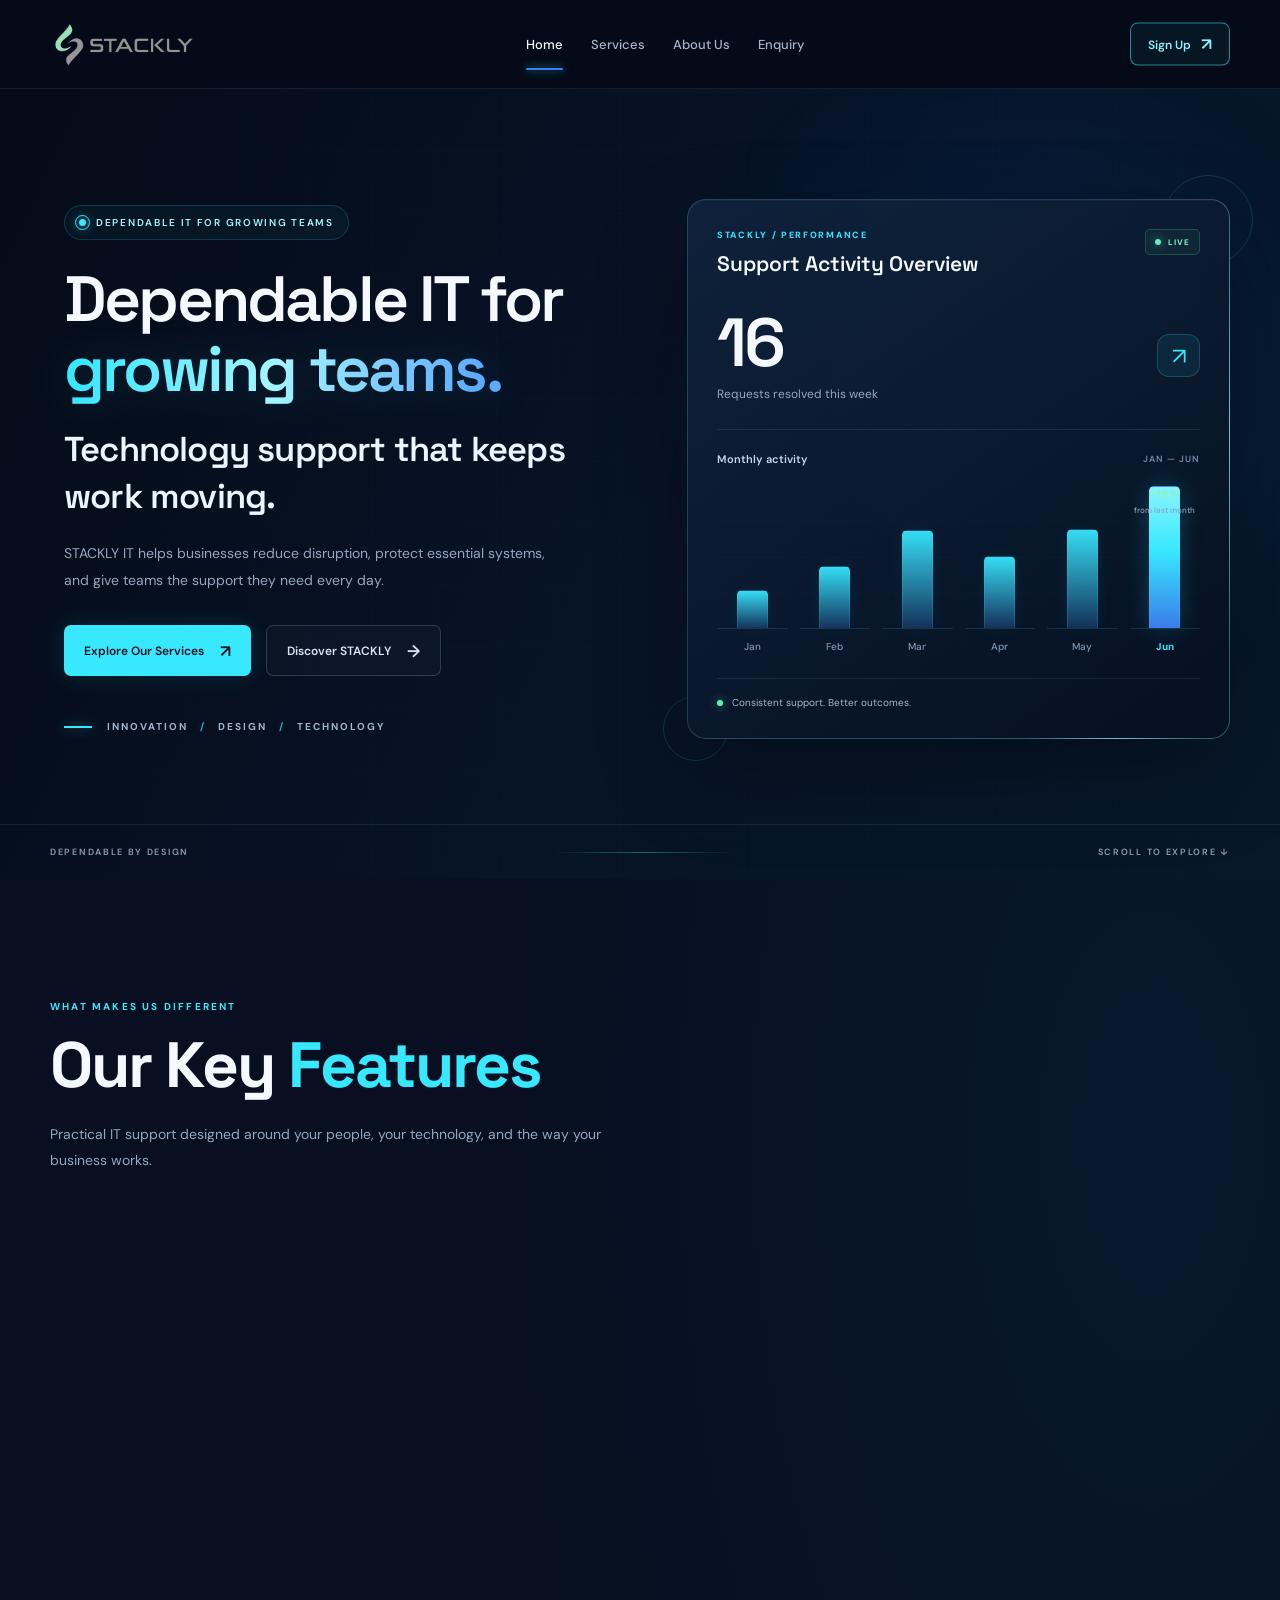
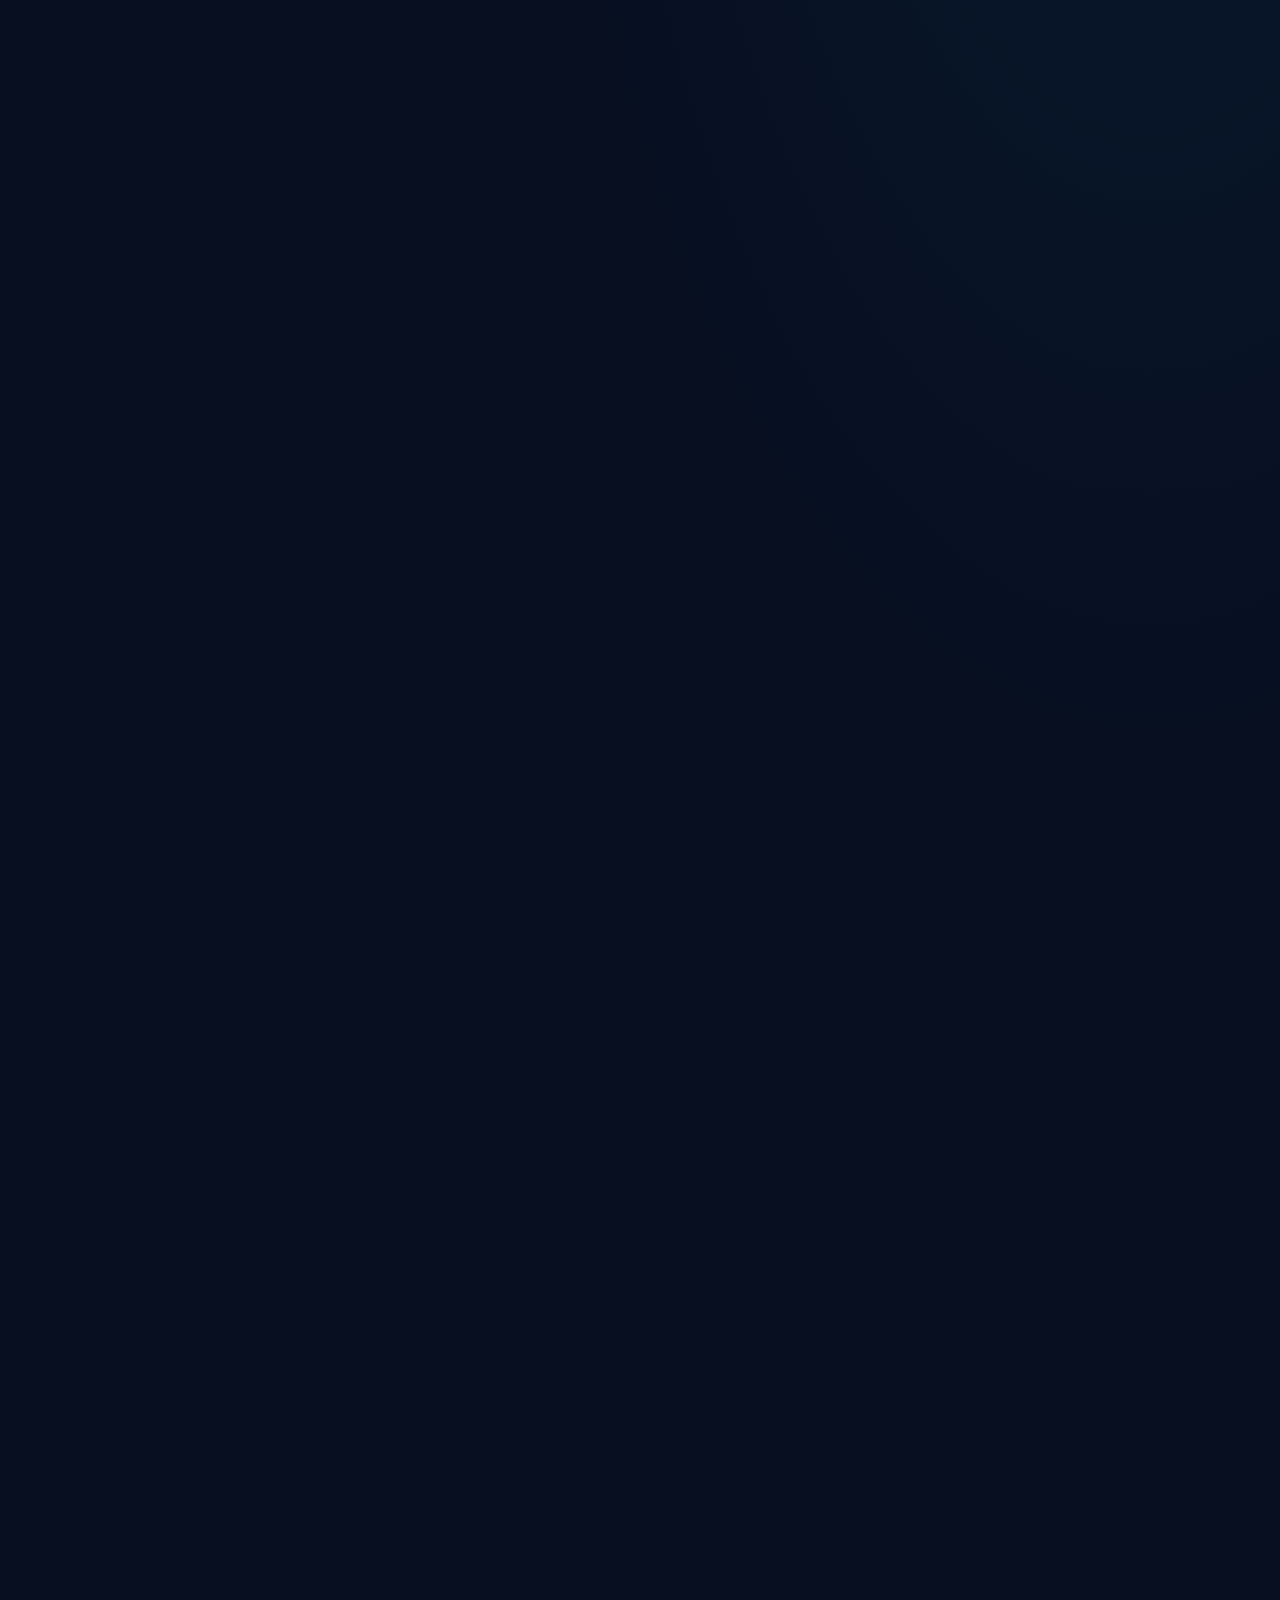
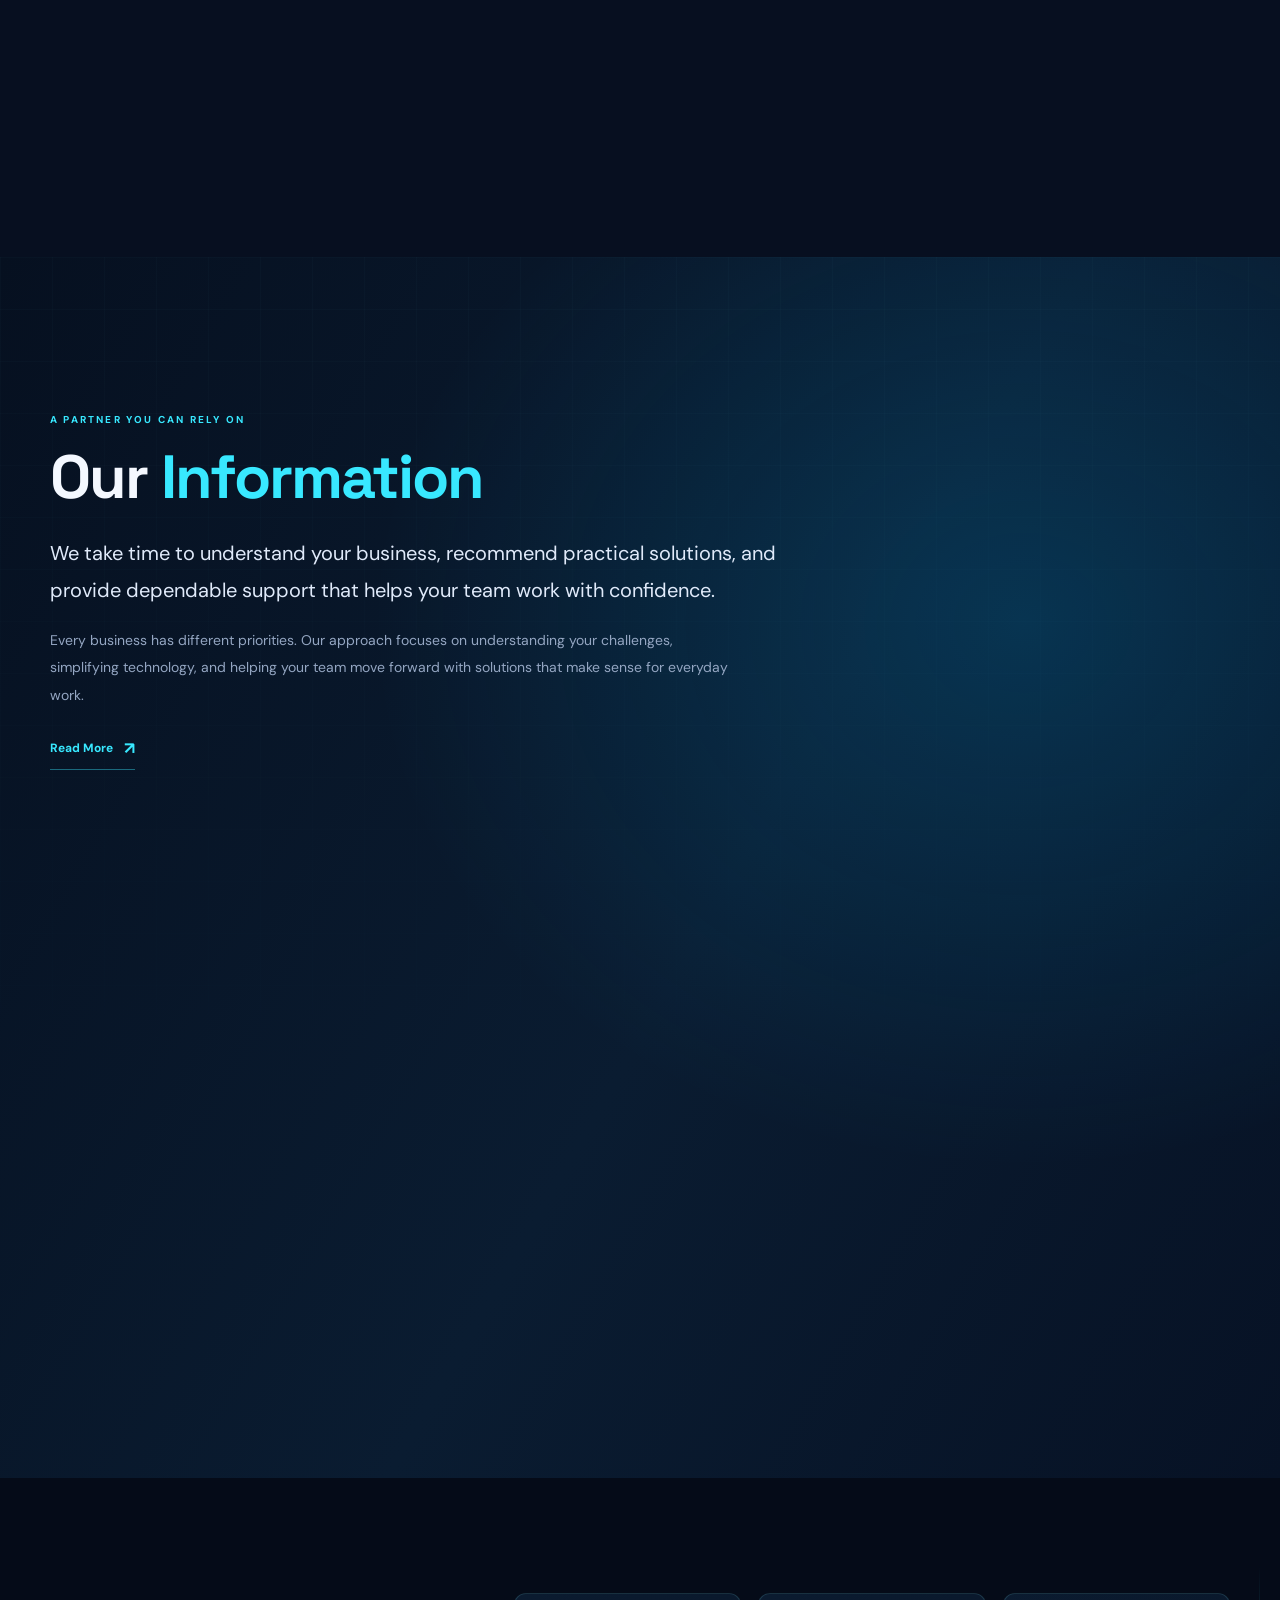
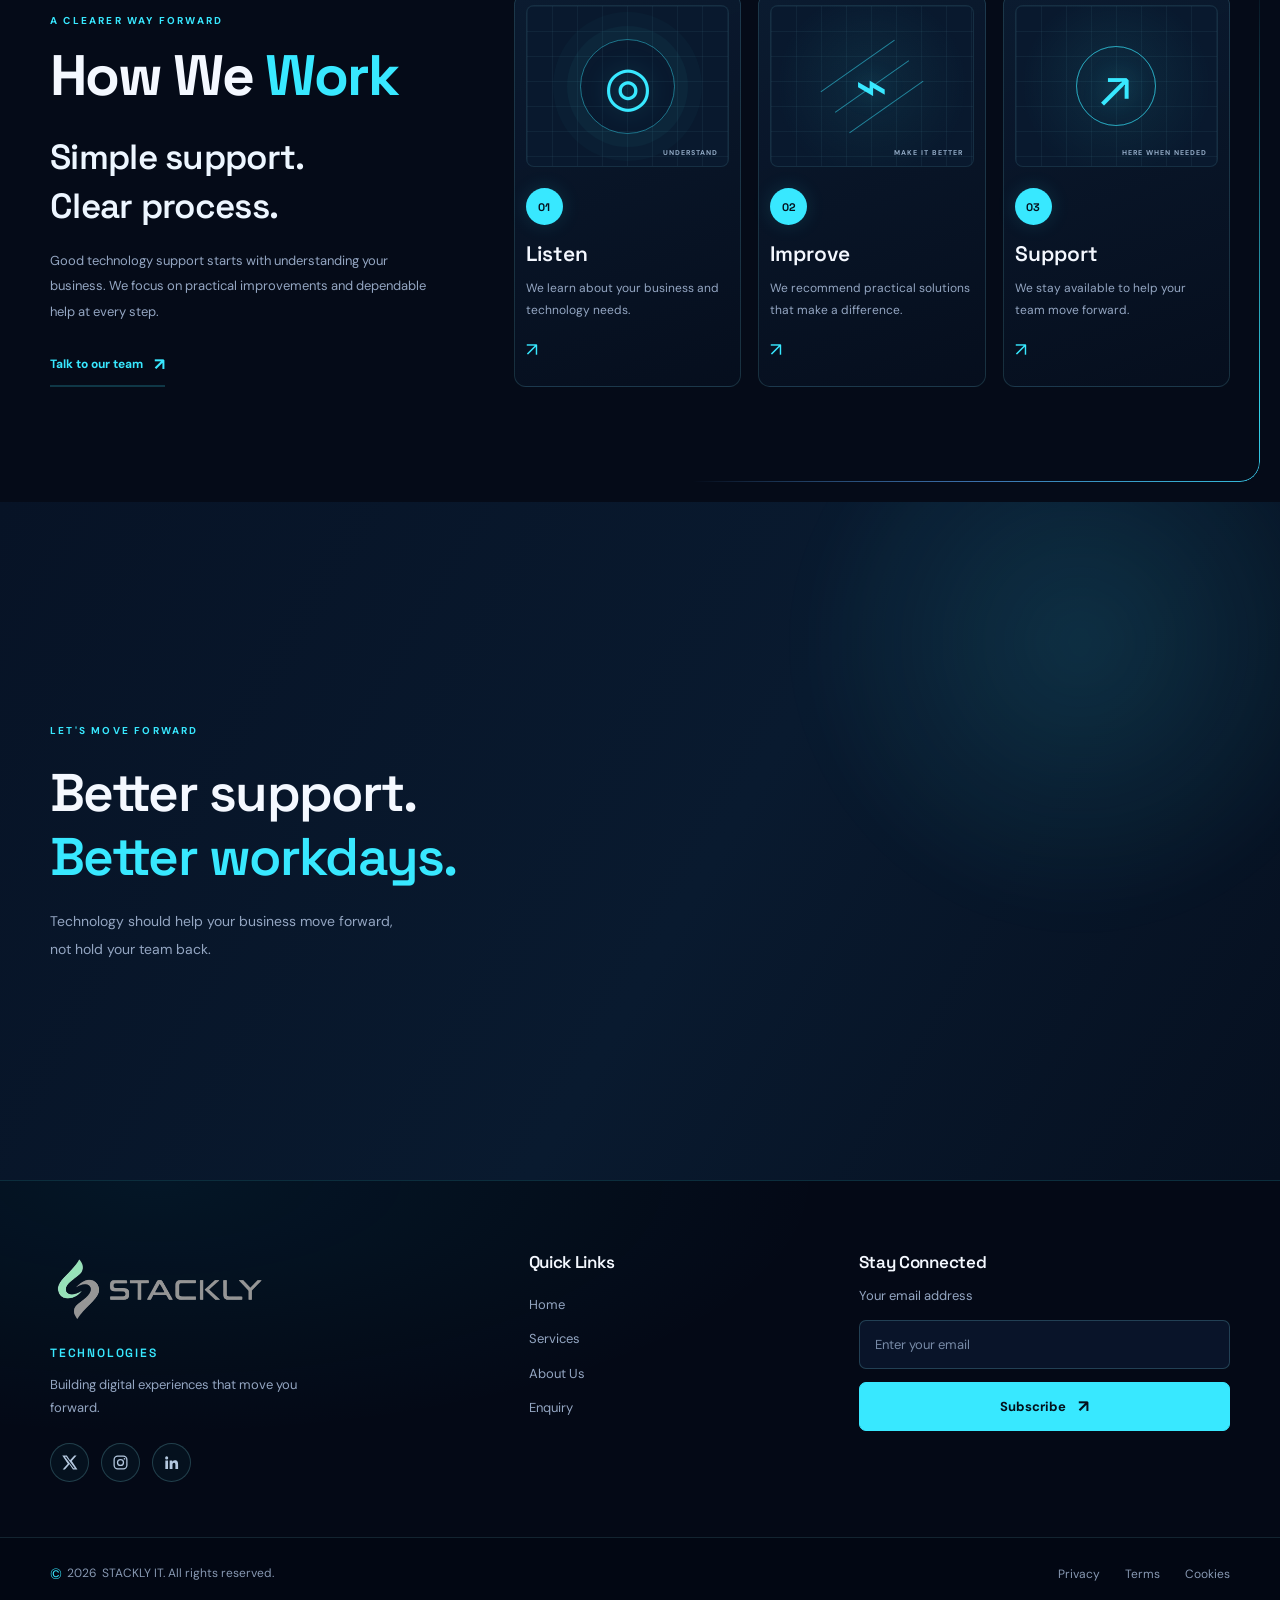
<file: index.html>
<!DOCTYPE html>
<html lang="en">
<head>
  <meta charset="UTF-8">
  <meta name="viewport" content="width=device-width, initial-scale=1.0">

  <title>STACKLY Technologies | Dependable IT Support</title>
  <meta name="description" content="STACKLY Technologies provides dependable IT support, proactive monitoring, cloud solutions and practical technology guidance.">
  <meta name="theme-color" content="#050b18">

  <link rel="preconnect" href="https://fonts.googleapis.com">
  <link rel="preconnect" href="https://fonts.gstatic.com" crossorigin>

  <link href="https://fonts.googleapis.com/css2?family=DM+Sans:wght@400;500;600;700&family=Space+Grotesk:wght@400;500;600;700&display=swap" rel="stylesheet">

  <link rel="stylesheet" href="style.css">
</head>

<body class="is-loading">

  <!-- ========================================
       EXISTING 3D LAPTOP PRELOADER
  ========================================= -->

  <div class="site-preloader" id="sitePreloader" role="status" aria-label="Loading STACKLY Technology">

    <div class="preloader-content">

      <div class="preloader-brand">
        <span class="preloader-brand-mark">S</span>

        <div>
          <span class="preloader-brand-name">STACKLY</span>
          <span class="preloader-brand-subtitle">TECHNOLOGY</span>
        </div>
      </div>

      <p class="preloader-caption">INNOVATION STARTS HERE</p>

      <div class="preloader-orbit">

        <div class="preloader-ring preloader-ring-one"></div>
        <div class="preloader-ring preloader-ring-two"></div>

        <div class="laptop-scene">
          <div class="laptop-3d" id="laptop3D">

            <div class="laptop-screen">

              <div class="laptop-screen-display">
                <span class="laptop-screen-logo">S</span>
                <span class="laptop-screen-line"></span>
                <span class="laptop-screen-line short"></span>
              </div>

              <div class="laptop-screen-back">
                <span>STACKLY</span>
              </div>

            </div>

            <div class="laptop-base">
              <div class="laptop-keyboard"></div>
              <div class="laptop-trackpad"></div>
            </div>

          </div>
        </div>

      </div>

      <p class="preloader-message" id="loadingMessage">
        PREPARING YOUR EXPERIENCE
      </p>

      <div class="preloader-progress-info">
        <span>LOADING</span>
        <span id="loadingPercent">0%</span>
      </div>

      <div class="preloader-progress-track">
        <div class="preloader-progress-bar" id="loadingProgress"></div>
      </div>

      <p class="preloader-footer">
        TECHNOLOGY THAT MOVES YOU FORWARD
      </p>

    </div>
  </div>


  <!-- ========================================
       EXISTING NAVBAR
  ========================================= -->

  <header class="site-header">

    <nav class="navbar container" aria-label="Main navigation">

      <a href="index.html" class="brand" aria-label="STACKLY Technologies Home">

        <img
          src="assets/stackly%20logo.webp"
          alt="STACKLY Technologies"
          class="brand-logo"
        >

      </a>

      <div class="nav-links" id="navLinks">

        <a href="#home" class="nav-link active">Home</a>
        <a href="services.html" class="nav-link">Services</a>
        <a href="about.html" class="nav-link">About Us</a>
        <a href="enquiry.html" class="nav-link">Enquiry</a>
        
        <a href="signup.html" class="signup-button">
          <span>Sign Up</span>
          <span class="button-arrow" aria-hidden="true">↗</span>
        </a>
      </div>

      <div class="nav-actions">

        

        <button
          class="menu-toggle"
          id="menuToggle"
          type="button"
          aria-label="Open navigation menu"
          aria-expanded="false"
          aria-controls="navLinks"
        >
          <span></span>
          <span></span>
          <span></span>
        </button>

      </div>

    </nav>

  </header>


  <!-- ========================================
       MAIN CONTENT
  ========================================= -->

  <main id="mainContent">

    <!-- ======================================
         01. HERO + SUPPORT ACTIVITY OVERVIEW
    ======================================= -->

    <section class="hero-section" id="home">

      <div class="hero-background-glow"></div>
      <div class="hero-grid-pattern"></div>

      <div class="container hero-container">

        <!-- LEFT CONTENT -->

        <div class="hero-content">

          <div class="hero-eyebrow">
            <span class="status-dot"></span>
            <span>DEPENDABLE IT FOR GROWING TEAMS</span>
          </div>

          <h1>
            Dependable IT for
            <span class="gradient-text">growing teams.</span>
          </h1>

          <h2 class="hero-highlight">
            Technology support that keeps work moving.
          </h2>

          <p class="hero-description">
            STACKLY IT helps businesses reduce disruption, protect
            essential systems, and give teams the support they need
            every day.
          </p>

          <div class="hero-buttons">

            <a href="assets/404.html" class="primary-button">
              Explore Our Services
              <span aria-hidden="true">↗</span>
            </a>

            <a href="assets/404.html" class="secondary-button">
              Discover STACKLY
              <span aria-hidden="true">→</span>
            </a>

          </div>

          <div class="hero-trust" aria-label="Our values">

            <span class="trust-line"></span>
            <span>INNOVATION</span>
            <span class="trust-separator">/</span>
            <span>DESIGN</span>
            <span class="trust-separator">/</span>
            <span>TECHNOLOGY</span>

          </div>

        </div>


        <!-- RIGHT SUPPORT ACTIVITY CARD -->

        <div class="hero-visual">

          <div class="activity-card">

            <div class="activity-header">

              <div>
                <span class="activity-kicker">STACKLY / PERFORMANCE</span>
                <h2>Support Activity Overview</h2>
              </div>

              <span class="activity-status">
                <span></span>
                LIVE
              </span>

            </div>

            <div class="activity-summary">

              <div>
                <span class="activity-number">16</span>
                <p>Requests resolved this week</p>
              </div>

              <span class="activity-icon" aria-hidden="true">↗</span>

            </div>

            <div class="chart-divider"></div>

            <div class="chart-heading">
              <span>Monthly activity</span>
              <span>JAN — JUN</span>
            </div>

            <div
              class="activity-chart"
              role="img"
              aria-label="Monthly activity increases from January to March, decreases in April, rises in May and reaches its highest level in June."
            >

              <div class="chart-month">

                <div class="bar-area">
                  <span class="chart-bar" style="--bar-height: 27%"></span>
                </div>

                <span class="month-label">Jan</span>

              </div>

              <div class="chart-month">

                <div class="bar-area">
                  <span class="chart-bar" style="--bar-height: 44%"></span>
                </div>

                <span class="month-label">Feb</span>

              </div>

              <div class="chart-month">

                <div class="bar-area">
                  <span class="chart-bar" style="--bar-height: 69%"></span>
                </div>

                <span class="month-label">Mar</span>

              </div>

              <div class="chart-month">

                <div class="bar-area">
                  <span class="chart-bar" style="--bar-height: 51%"></span>
                </div>

                <span class="month-label">Apr</span>

              </div>

              <div class="chart-month">

                <div class="bar-area">
                  <span class="chart-bar" style="--bar-height: 70%"></span>
                </div>

                <span class="month-label">May</span>

              </div>

              <div class="chart-month chart-month-current">

                <div class="june-growth">+18%<span>from last month</span></div>

                <div class="bar-area">
                  <span class="chart-bar" style="--bar-height: 100%"></span>
                </div>

                <span class="month-label">Jun</span>

              </div>

            </div>

            <div class="activity-footer">

              <span class="activity-footer-dot"></span>
              Consistent support. Better outcomes.

            </div>

          </div>

          <div class="visual-decoration visual-decoration-one"></div>
          <div class="visual-decoration visual-decoration-two"></div>

        </div>

      </div>

      <div class="hero-bottom-line">

        <span>DEPENDABLE BY DESIGN</span>

        <span class="bottom-line-center"></span>

        <a href="#key-features">
          SCROLL TO EXPLORE ↓
        </a>

      </div>

    </section>


    <!-- ======================================
         02. OUR KEY FEATURES
    ======================================= -->

    <section class="features-section section-spacing" id="services">

      <div class="container">

        <div class="section-heading features-heading">

          <span class="section-kicker">WHAT MAKES US DIFFERENT</span>

          <h2 id="key-features">
            Our Key <span>Features</span>
          </h2>

          <p>
            Practical IT support designed around your people,
            your technology, and the way your business works.
          </p>

        </div>


        <div class="features-list">

          <!-- FEATURE 01 -->

          <article class="feature-row reveal-left">

            <div class="feature-media feature-media-response">

              <span class="feature-media-number">01</span>

              <div class="feature-art feature-art-response">
                <span class="art-orbit"></span>
                <span class="art-orbit art-orbit-small"></span>

                <span class="feature-art-icon" aria-hidden="true">↯</span>

                <span class="art-caption">ALWAYS READY TO HELP</span>
              </div>

              <span class="media-corner-label">FAST / RESPONSE</span>

            </div>

            <div class="feature-content">

              <span class="feature-index">01 / QUICK ASSISTANCE</span>

              <h3>Fast Response</h3>

              <p class="feature-lead">
                Get timely help when your team needs IT support.
              </p>

              <p class="feature-description">
                When technology slows you down, getting the right
                assistance matters. We help your team address
                everyday IT challenges and return to work with
                greater confidence.
              </p>

              <a href="assets/404.html" class="read-more">
                Read More <span aria-hidden="true">↗</span>
              </a>

            </div>

          </article>


          <!-- FEATURE 02 -->

          <article class="feature-row feature-row-reverse reveal-right">

            <div class="feature-content">

              <span class="feature-index">02 / DIGITAL PROTECTION</span>

              <h3>Secure System</h3>

              <p class="feature-lead">
                Keep your devices, data and people better protected.
              </p>

              <p class="feature-description">
                Build stronger everyday security through practical
                safeguards, sensible technology practices, and
                support that helps your business stay prepared
                for emerging risks.
              </p>

              <a href="assets/404.html" class="read-more">
                Read More <span aria-hidden="true">↗</span>
              </a>

            </div>

            <div class="feature-media feature-media-security">

              <span class="feature-media-number">02</span>

              <div class="feature-art feature-art-security">

                <span class="security-shield">
                  <span>✓</span>
                </span>

                <span class="security-orbit security-orbit-one"></span>
                <span class="security-orbit security-orbit-two"></span>

                <span class="art-caption">PROTECTION / TRUST</span>

              </div>

              <span class="media-corner-label">SECURE / SYSTEMS</span>

            </div>

          </article>


          <!-- FEATURE 03 -->

          <article class="feature-row reveal-left">

            <div class="feature-media feature-media-cloud">

              <span class="feature-media-number">03</span>

              <div class="feature-art feature-art-cloud">

                <div class="cloud-visual">
                  <span class="cloud-node cloud-node-one"></span>
                  <span class="cloud-node cloud-node-two"></span>
                  <span class="cloud-node cloud-node-three"></span>

                  <span class="cloud-symbol" aria-hidden="true">☁</span>
                </div>

                <span class="art-caption">CONNECTED / EVERYWHERE</span>

              </div>

              <span class="media-corner-label">CLOUD / READY</span>

            </div>

            <div class="feature-content">

              <span class="feature-index">03 / FLEXIBLE WORK</span>

              <h3>Cloud Ready</h3>

              <p class="feature-lead">
                Work securely and flexibly from any location.
              </p>

              <p class="feature-description">
                Support a more connected workplace with flexible
                cloud-ready solutions. Give your team better
                access to the tools and information they need
                wherever work takes them.
              </p>

              <a href="assets/404.html" class="read-more">
                Read More <span aria-hidden="true">↗</span>
              </a>

            </div>

          </article>


          <!-- FEATURE 04 -->

          <article class="feature-row feature-row-reverse reveal-right">

            <div class="feature-content">

              <span class="feature-index">04 / PRACTICAL ADVICE</span>

              <h3>Expert Guidance</h3>

              <p class="feature-lead">
                Make confident technology decisions with clear advice.
              </p>

              <p class="feature-description">
                Understand your options before making important
                technology decisions. We help you identify
                practical approaches that fit your priorities,
                your resources, and your future plans.
              </p>

              <a href="assets/404.html" class="read-more">
                Read More <span aria-hidden="true">↗</span>
              </a>

            </div>

            <div class="feature-media feature-media-guidance">

              <span class="feature-media-number">04</span>

              <div class="feature-art feature-art-guidance">

                <div class="guidance-rings">
                  <span></span>
                  <span></span>
                  <span></span>

                  <span class="guidance-center">S</span>
                </div>

                <span class="art-caption">THINK / PLAN / GROW</span>

              </div>

              <span class="media-corner-label">EXPERT / GUIDANCE</span>

            </div>

          </article>


          <!-- FEATURE 05 -->

          <article class="feature-row reveal-left">

            <div class="feature-media feature-media-monitoring">

              <span class="feature-media-number">05</span>

              <div class="feature-art feature-art-monitoring">

                <div class="monitoring-grid"></div>

                <svg
                  class="monitoring-chart"
                  viewBox="0 0 320 180"
                  role="img"
                  aria-label="Decorative monitoring activity line"
                >
                  <path
                    d="M10 130 L55 110 L92 122 L130 62 L169 86 L210 36 L247 55 L310 15"
                    fill="none"
                    stroke="currentColor"
                    stroke-width="3"
                    stroke-linecap="round"
                    stroke-linejoin="round"
                  />

                  <path
                    d="M10 130 L55 110 L92 122 L130 62 L169 86 L210 36 L247 55 L310 15 L310 180 L10 180 Z"
                    fill="currentColor"
                    opacity="0.08"
                  />
                </svg>

                <span class="art-caption">STAY AHEAD OF DISRUPTION</span>

              </div>

              <span class="media-corner-label">PROACTIVE / CARE</span>

            </div>

            <div class="feature-content">

              <span class="feature-index">05 / CONTINUOUS CARE</span>

              <h3>Proactive Monitoring</h3>

              <p class="feature-lead">
                Identify potential issues before they disrupt your work.
              </p>

              <p class="feature-description">
                A proactive approach helps you spot warning signs
                earlier, understand system performance, and
                reduce the chance of unexpected technology
                interruptions affecting your team.
              </p>

              <a href="assets/404.html" class="read-more">
                Read More <span aria-hidden="true">↗</span>
              </a>

            </div>

          </article>

        </div>

      </div>

    </section>


    <!-- ======================================
         03. OUR INFORMATION
    ======================================= -->

    <section class="information-section" id="information">

      <div class="information-background"></div>
      <div class="information-overlay"></div>

      <div class="container information-container">

        <div class="information-content reveal-up">

          <span class="section-kicker">A PARTNER YOU CAN RELY ON</span>

          <h2>
            Our <span>Information</span>
          </h2>

          <p class="information-lead">
            We take time to understand your business, recommend
            practical solutions, and provide dependable support
            that helps your team work with confidence.
          </p>

          <p class="information-description">
            Every business has different priorities. Our approach
            focuses on understanding your challenges, simplifying
            technology, and helping your team move forward with
            solutions that make sense for everyday work.
          </p>

          <a href="assets/404.html" class="read-more information-read-more">
            Read More <span aria-hidden="true">↗</span>
          </a>

        </div>


        <!-- THREE INFORMATION CARDS -->

        <div class="information-cards">

          <article class="information-card information-card-featured reveal-up">

            <span class="information-card-number">01</span>

            <div class="information-card-icon" aria-hidden="true">↗</div>

            <h3>Keep systems reliable</h3>

            <p>
              Proactive support helps your technology run smoothly
              every day.
            </p>

          </article>


          <article class="information-card reveal-up">

            <span class="information-card-number">02</span>

            <div class="information-card-icon" aria-hidden="true">◇</div>

            <h3>Protect business data</h3>

            <p>
              Practical security measures help safeguard your
              systems and information.
            </p>

          </article>


          <article class="information-card reveal-up">

            <span class="information-card-number">03</span>

            <div class="information-card-icon" aria-hidden="true">⌁</div>

            <h3>Plan technology with confidence</h3>

            <p>
              Clear advice helps you make better decisions as
              your business grows.
            </p>

          </article>

        </div>

      </div>

    </section>


    <!-- ======================================
         04. HOW WE WORK
    ======================================= -->

    <section class="workflow-section section-spacing" id="workflow">

      <div class="workflow-glitter-border"></div>

      <div class="container workflow-container">

        <div class="workflow-intro reveal-left">

          <span class="section-kicker">A CLEARER WAY FORWARD</span>

          <h2>
            How We <span>Work</span>
          </h2>

          <p class="workflow-main-text">
            Simple support.<br>
            Clear process.
          </p>

          <p class="workflow-description">
            Good technology support starts with understanding
            your business. We focus on practical improvements
            and dependable help at every step.
          </p>

          <a href="assets/404.html" class="read-more workflow-read-more">
            Talk to our team <span aria-hidden="true">↗</span>
          </a>

        </div>


        <div class="workflow-steps">

          <!-- STEP 01 -->

          <article class="workflow-card reveal-up">

            <div class="workflow-image workflow-image-listen">

              <div class="workflow-image-art">
                <span class="workflow-art-circle"></span>
                <span class="workflow-art-icon" aria-hidden="true">◎</span>
              </div>

              <span class="workflow-image-label">UNDERSTAND</span>

            </div>

            <div class="workflow-step-number">01</div>

            <h3>Listen</h3>

            <p>
              We learn about your business and technology needs.
            </p>

            <span class="workflow-card-arrow" aria-hidden="true">↗</span>

          </article>


          <!-- STEP 02 -->

          <article class="workflow-card reveal-up">

            <div class="workflow-image workflow-image-improve">

              <div class="workflow-image-art">
                <span class="improve-line improve-line-one"></span>
                <span class="improve-line improve-line-two"></span>
                <span class="improve-line improve-line-three"></span>
                <span class="workflow-art-icon" aria-hidden="true">⌁</span>
              </div>

              <span class="workflow-image-label">MAKE IT BETTER</span>

            </div>

            <div class="workflow-step-number">02</div>

            <h3>Improve</h3>

            <p>
              We recommend practical solutions that make a difference.
            </p>

            <span class="workflow-card-arrow" aria-hidden="true">↗</span>

          </article>


          <!-- STEP 03 -->

          <article class="workflow-card reveal-up">

            <div class="workflow-image workflow-image-support">

              <div class="workflow-image-art">
                <span class="support-pulse support-pulse-one"></span>
                <span class="support-pulse support-pulse-two"></span>
                <span class="workflow-art-icon" aria-hidden="true">↗</span>
              </div>

              <span class="workflow-image-label">HERE WHEN NEEDED</span>

            </div>

            <div class="workflow-step-number">03</div>

            <h3>Support</h3>

            <p>
              We stay available to help your team move forward.
            </p>

            <span class="workflow-card-arrow" aria-hidden="true">↗</span>

          </article>

        </div>

      </div>

    </section>


    <!-- ======================================
         05. CONTACT / TYPEWRITER CARD
    ======================================= -->

    <section class="contact-section" id="contact">

      <div class="contact-background-glow"></div>

      <div class="container contact-container">

        <div class="contact-side-note reveal-left">

          <span class="section-kicker">LET'S MOVE FORWARD</span>

          <h2>
            Better support.<br>
            <span>Better workdays.</span>
          </h2>

          <p>
            Technology should help your business move forward,
            not hold your team back.
          </p>

        </div>


        <div
          class="contact-comment-card"
          id="contactCommentCard"
          tabindex="0"
          aria-label="Hover or focus to reveal contact information"
        >

          <div class="comment-card-top">

            <span class="comment-live-dot"></span>

            <span>STACKLY / CONNECT</span>

            <span class="comment-card-symbol" aria-hidden="true">↗</span>

          </div>

          <div class="comment-card-body">

            <span
              class="typewriter-line typewriter-kicker"
              data-typewriter="For any information"
            >For any information</span>

            <h3
              class="typewriter-line typewriter-heading"
              data-typewriter="Let's find the right IT support for your business."
            >Let's find the right IT support for your business.</h3>

            <p
              class="typewriter-line typewriter-description"
              data-typewriter="Tell us what your team needs. Together, we can find a practical way forward."
            >Tell us what your team needs. Together, we can find a practical way forward.</p>

          </div>

          <a href="contact.html" class="contact-cta-button">
            Contact Us
            <span aria-hidden="true">↗</span>
          </a>

          <div class="comment-card-footer">
            <span>DEPENDABLE IT. HUMAN SUPPORT.</span>
            <span>ST / 001</span>
          </div>

        </div>

      </div>

    </section>


    <!-- ======================================
         SIGN UP ANCHOR
         PRESERVES EXISTING NAVIGATION TARGET
    ======================================= -->

    <span id="signup" class="signup-anchor" aria-hidden="true"></span>

  </main>


  <!-- ========================================
       EXISTING FOOTER
  ========================================= -->

  <footer class="site-footer">

    <div class="footer-main container">

      <!-- BRAND -->

      <div class="footer-column footer-company">

        <a href="index.html" class="footer-brand" aria-label="STACKLY Technologies Home">

          <img
            src="assets/stackly%20logo.webp"
            alt="STACKLY Technologies"
            class="footer-logo"
          >

        </a>

        <p class="footer-tagline">
          Technologies
          <span>Building digital experiences that move you forward.</span>
        </p>

        <div class="footer-socials" aria-label="Social media links">

          <a href="assets/404.html" class="social-link" aria-label="STACKLY on X" title="X">

            <svg viewBox="0 0 24 24" aria-hidden="true">
              <path d="M18.9 2H22l-6.8 7.8L23.2 22h-6.3l-4.9-7.5L5.5 22H2.3l7.3-8.4L1.8 2h6.5l4.4 6.9L18.9 2Zm-1.1 18h1.7L7.2 3.9H5.4L17.8 20Z" fill="currentColor"/>
            </svg>

          </a>

          <a href="assets/404.html" class="social-link" aria-label="STACKLY on Instagram" title="Instagram">

            <svg viewBox="0 0 24 24" aria-hidden="true">
              <rect x="3" y="3" width="18" height="18" rx="5" fill="none" stroke="currentColor" stroke-width="1.8"/>
              <circle cx="12" cy="12" r="4.2" fill="none" stroke="currentColor" stroke-width="1.8"/>
              <circle cx="17.6" cy="6.7" r="1.2" fill="currentColor"/>
            </svg>

          </a>

          <a href="assets/404.html" class="social-link" aria-label="STACKLY on LinkedIn" title="LinkedIn">

            <svg viewBox="0 0 24 24" aria-hidden="true">
              <path d="M5.2 3.3a2.2 2.2 0 1 0 0 4.4 2.2 2.2 0 0 0 0-4.4ZM3.3 9.3h3.8V21H3.3V9.3Zm6.1 0H13v1.6h.1c.5-.9 1.7-2 3.6-2 3.9 0 4.6 2.5 4.6 5.8V21h-3.8v-5.6c0-1.3 0-3-1.9-3s-2.2 1.4-2.2 2.9V21H9.4V9.3Z" fill="currentColor"/>
            </svg>

          </a>

        </div>

      </div>


      <!-- QUICK LINKS -->

      <div class="footer-column footer-quick-links">

        <h2 class="footer-heading">Quick Links</h2>

        <nav class="footer-nav" aria-label="Footer navigation">

          <a href="index.html">Home</a>
          <a href="services.html">Services</a>
          <a href="about.html">About Us</a>
          <a href="enquiry.html">Enquiry</a>
          

        </nav>

      </div>


      <!-- SUBSCRIPTION -->

      <div class="footer-column footer-subscribe">

        <h2 class="footer-heading">Stay Connected</h2>

        <p class="footer-subscribe-text">
          Your email address
        </p>

        <form class="footer-subscribe-form" id="footerSubscribeForm">

          <label class="visually-hidden" for="footerEmail">
            Your email address
          </label>

          <input
            type="email"
            id="footerEmail"
            name="email"
            placeholder="Enter your email"
            autocomplete="email"
            required
          >

          <button type="submit" class="footer-subscribe-button">
            Subscribe <span aria-hidden="true">↗</span>
          </button>

          <p class="footer-form-message" id="footerFormMessage" aria-live="polite"></p>

        </form>

      </div>

    </div>


    <!-- FOOTER BOTTOM -->

    <div class="footer-bottom">

      <div class="container footer-bottom-inner">

        <p class="footer-copyright">

          <span class="copyright-symbol" aria-hidden="true">©</span>

          <span id="currentYear">2026</span>

          STACKLY IT. All rights reserved.

        </p>

        <nav class="footer-legal-links" aria-label="Legal links">

          <a href="assets/404.html">Privacy</a>
          <a href="assets/404.html">Terms</a>
          <a href="assets/404.html">Cookies</a>

        </nav>

      </div>

    </div>

  </footer>


  <!-- JAVASCRIPT -->

  <script src="script.js"></script>

  <!-- EXISTING FOOTER SUBSCRIPTION DEMO -->

  <script>
    const footerSubscribeForm = document.getElementById("footerSubscribeForm");
    const footerEmail = document.getElementById("footerEmail");
    const footerFormMessage = document.getElementById("footerFormMessage");

    if (footerSubscribeForm && footerEmail && footerFormMessage) {
      footerSubscribeForm.addEventListener("submit", function (event) {
        event.preventDefault();

        if (!footerEmail.checkValidity()) {
          footerEmail.reportValidity();
          return;
        }

        footerFormMessage.textContent =
          "Thanks! Email subscription needs to be connected to a service.";
      });
    }
  </script>

</body>
</html>
</file>
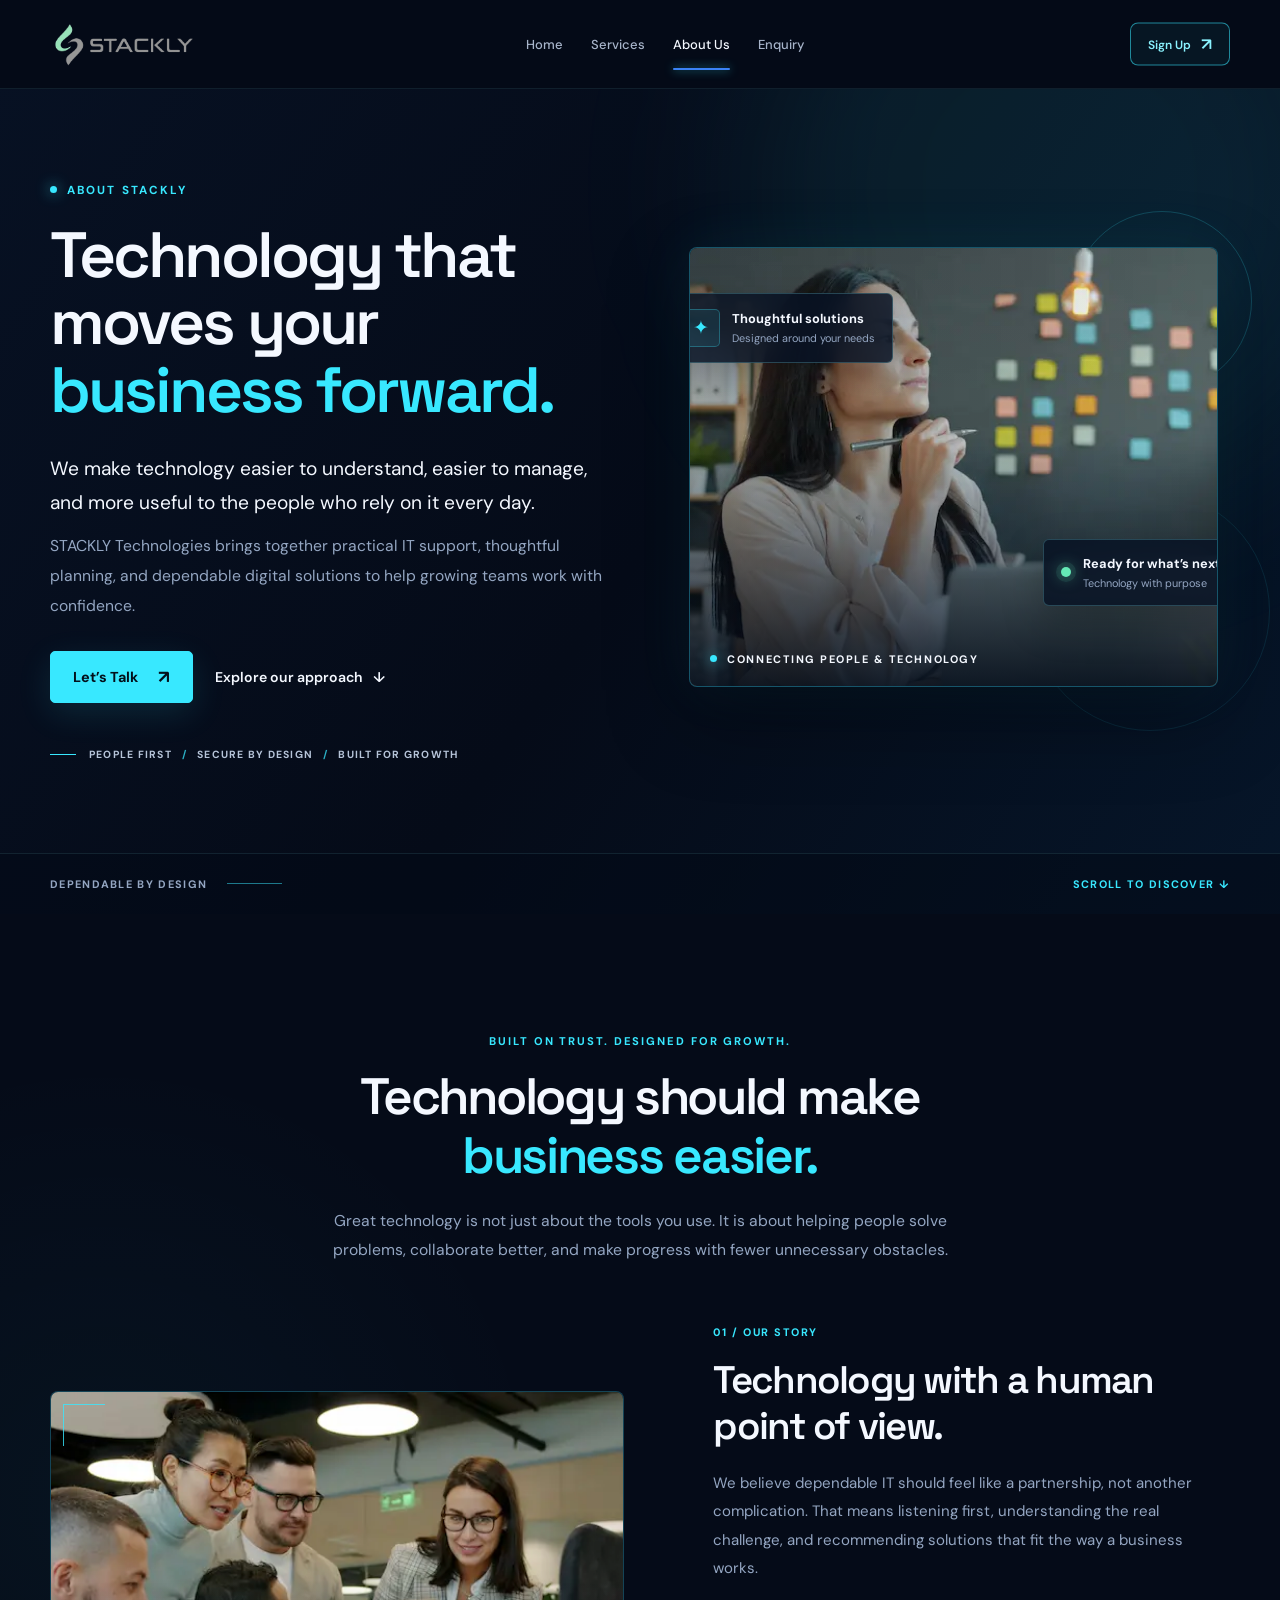
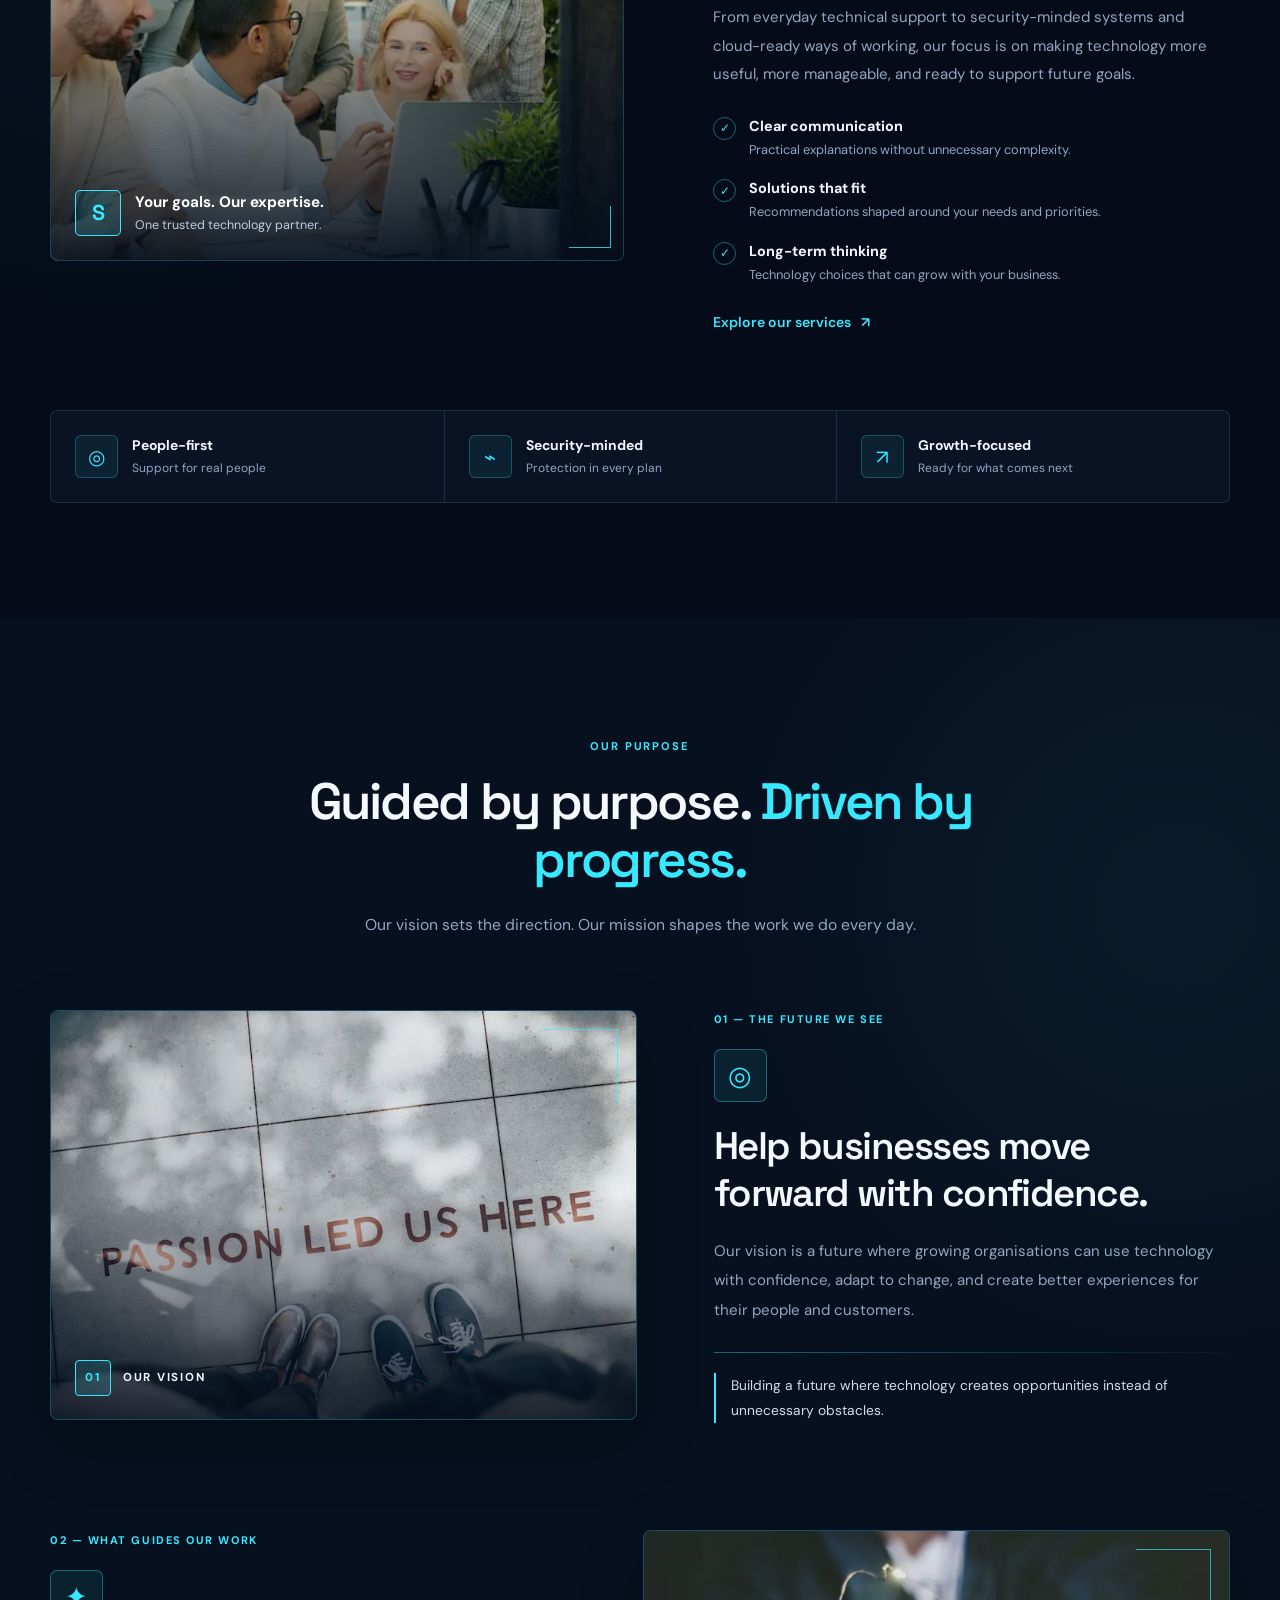
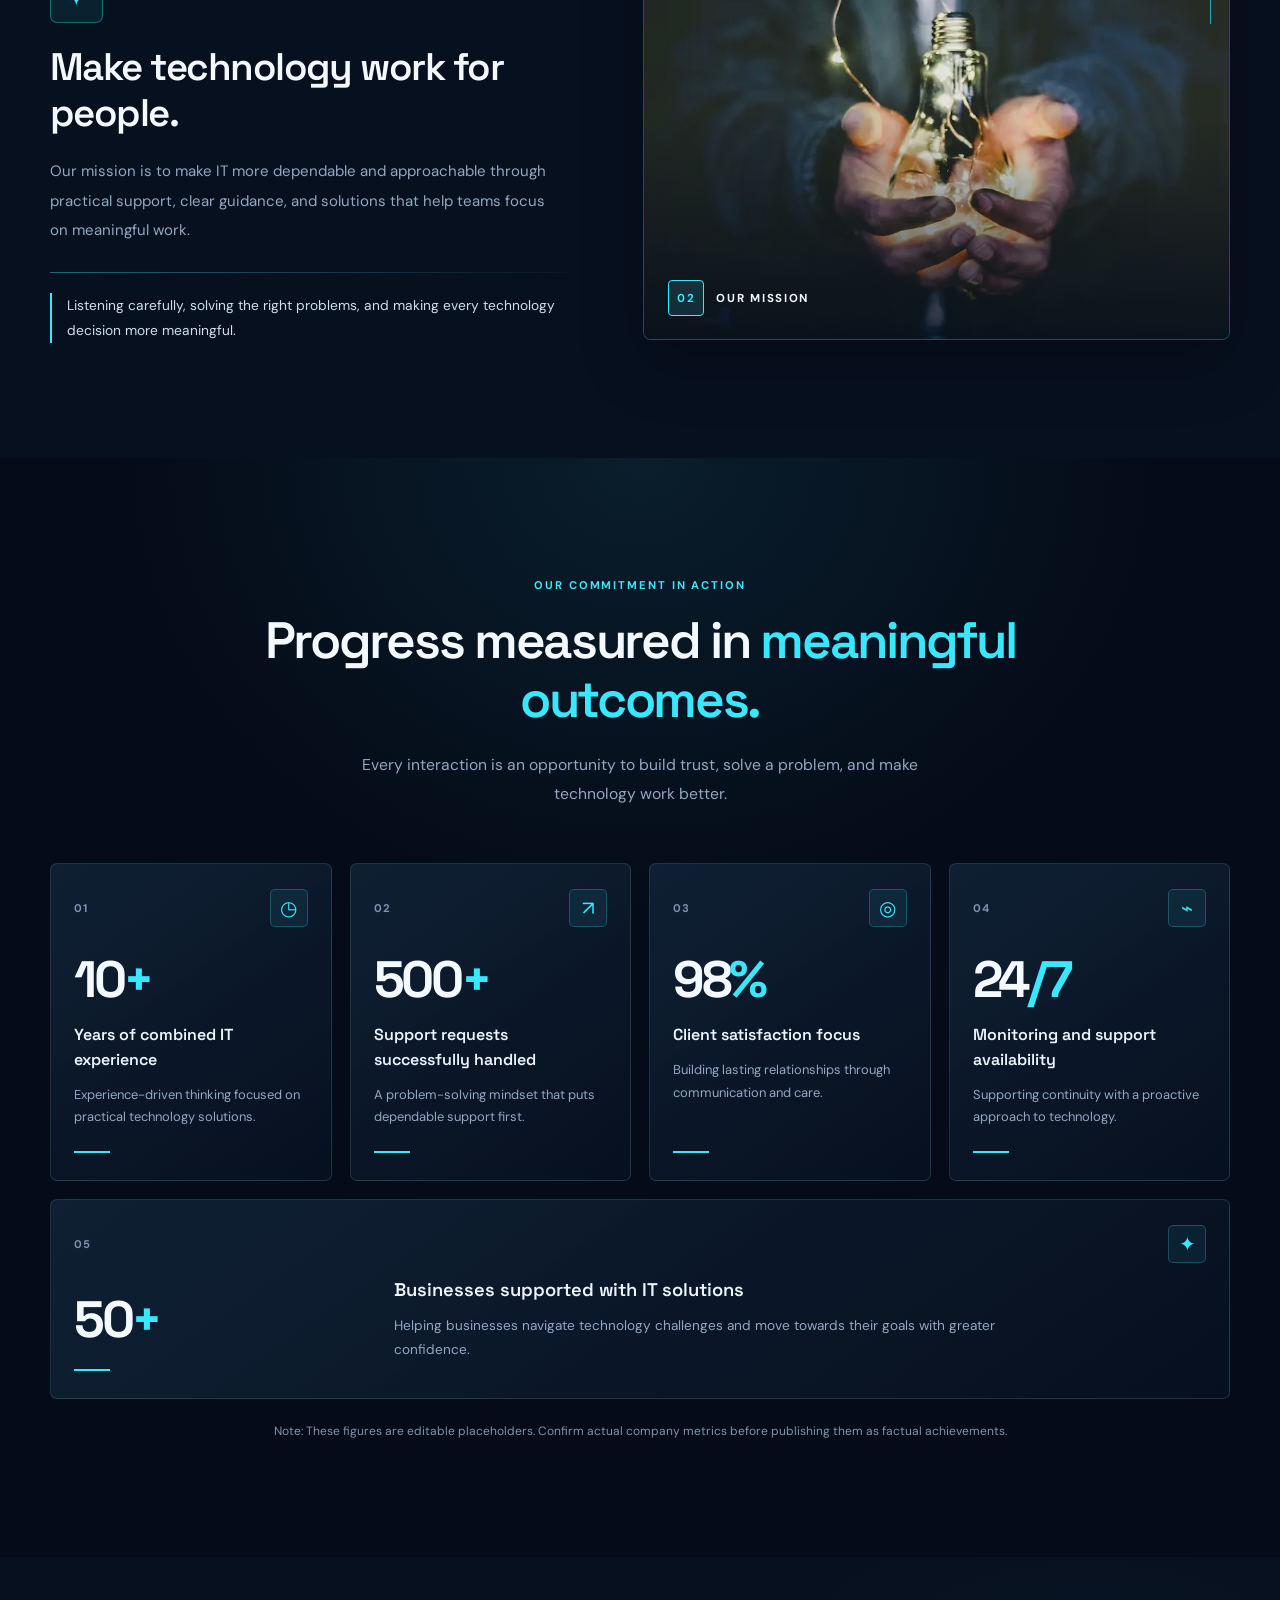
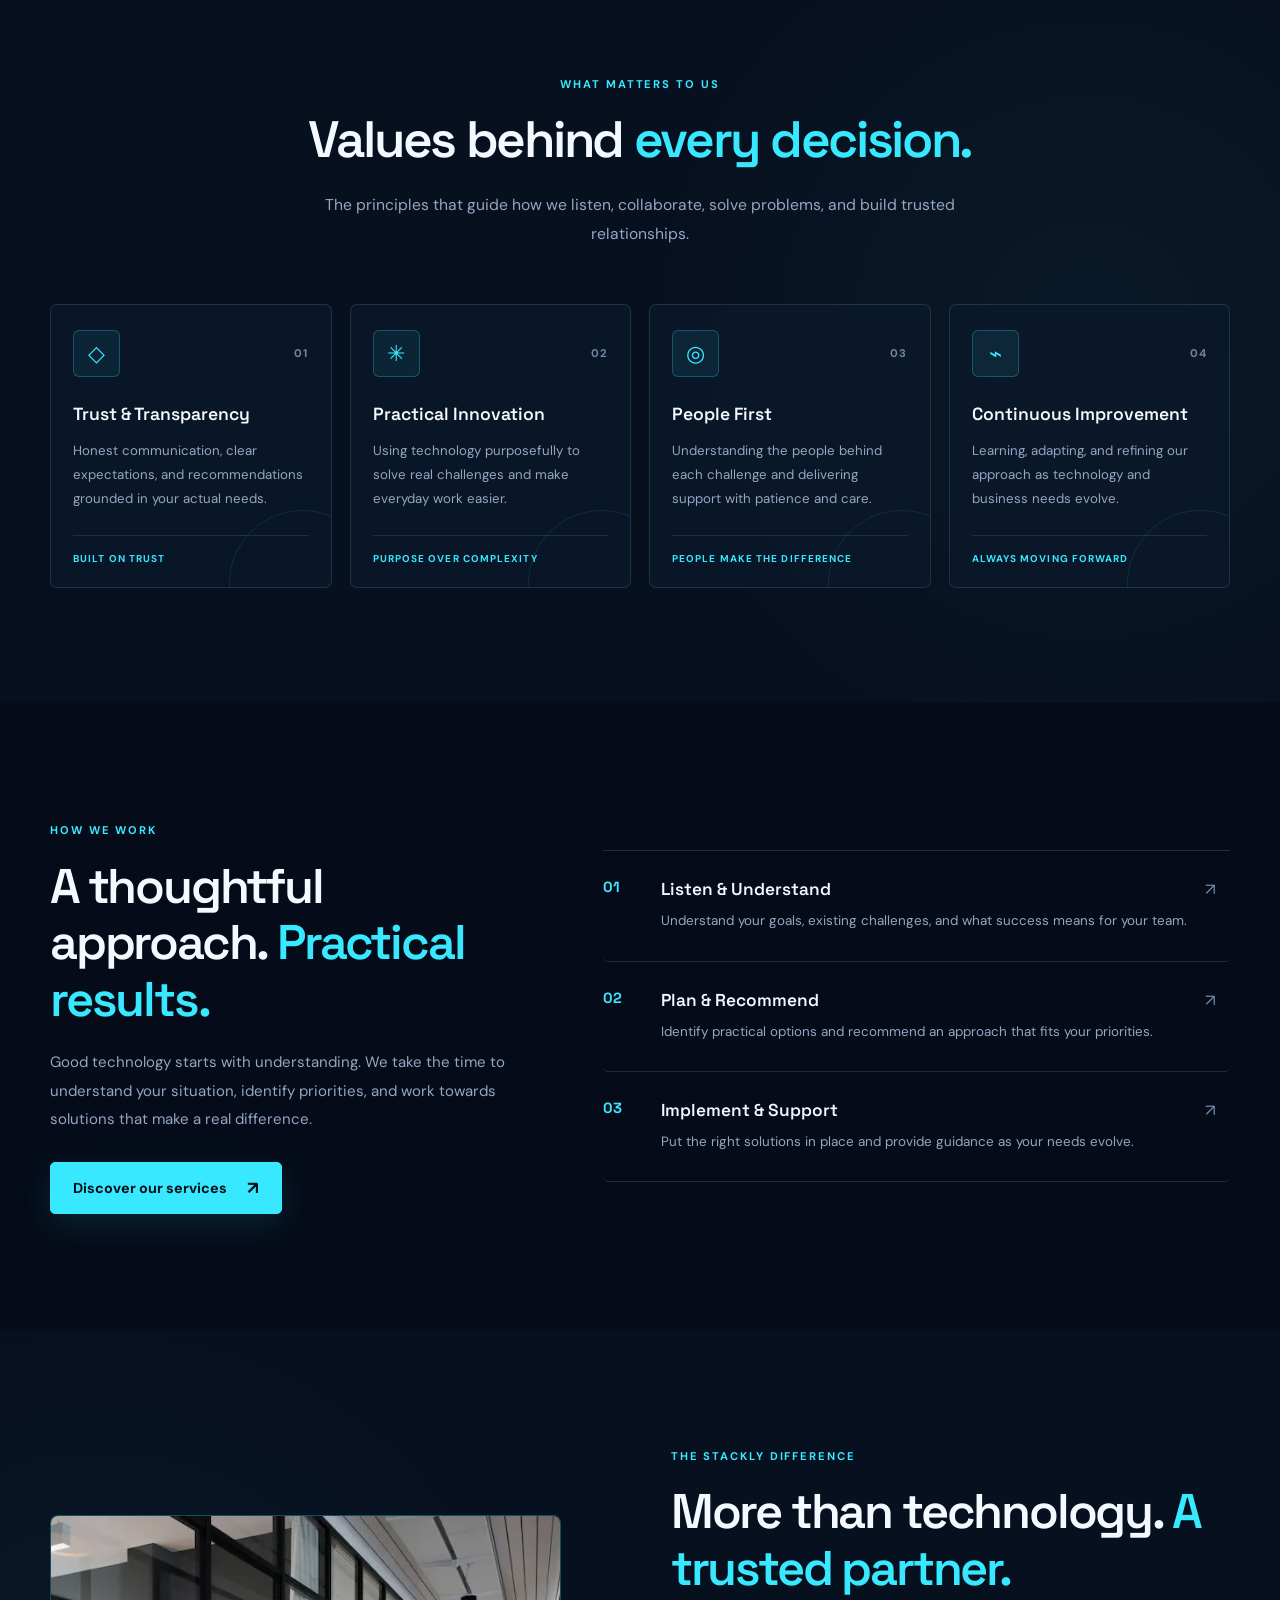
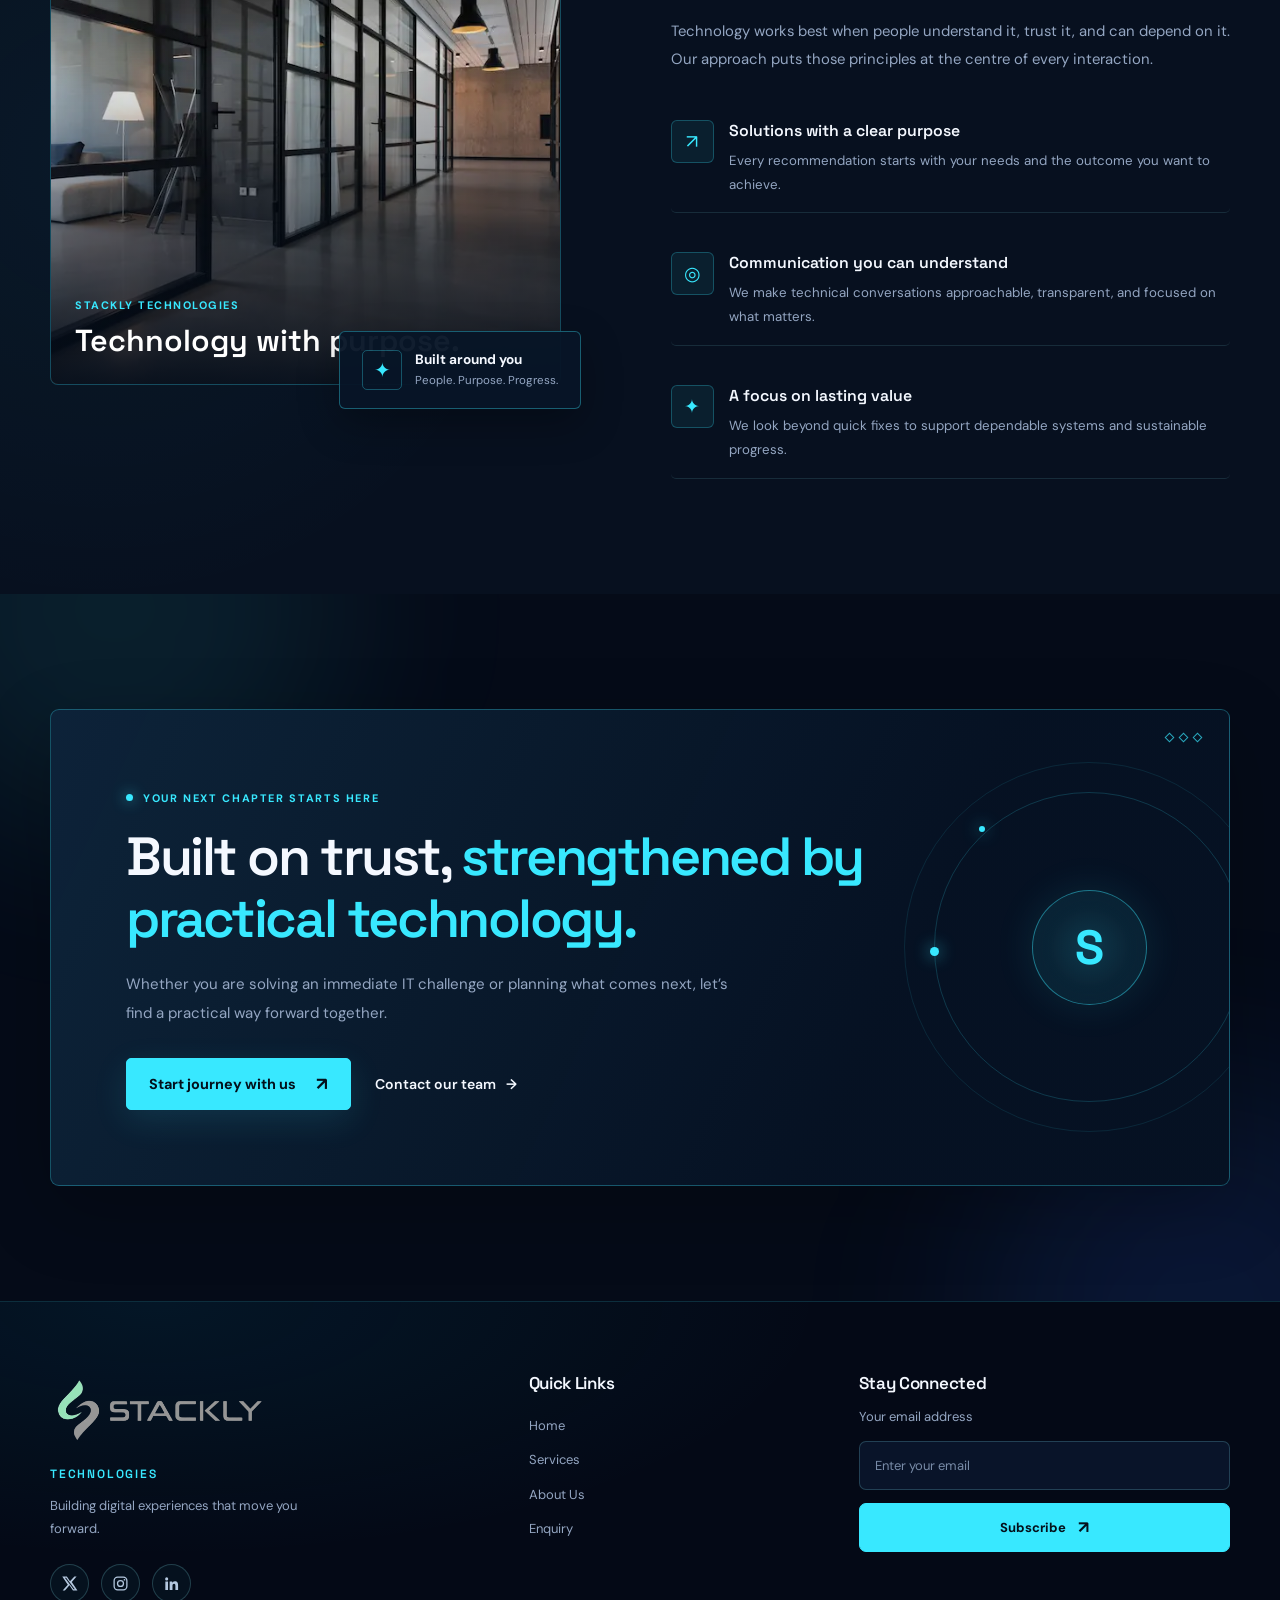
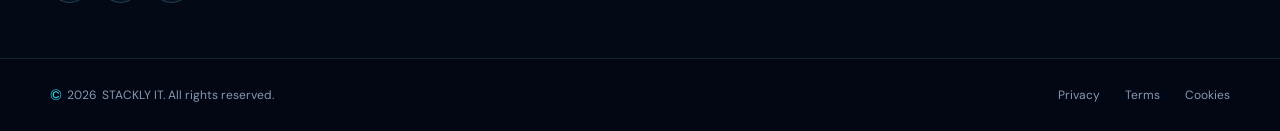
<file: about.html>
<!DOCTYPE html>
<html lang="en">
<head>
  <meta charset="UTF-8">
  <meta name="viewport" content="width=device-width, initial-scale=1.0">
  <title>About Us | STACKLY Technologies</title>
  <meta name="description" content="Discover STACKLY Technologies, our mission, values, and people-first approach to dependable IT support and digital solutions.">
  <meta name="theme-color" content="#050b18">

  <link rel="preconnect" href="https://fonts.googleapis.com">
  <link rel="preconnect" href="https://fonts.gstatic.com" crossorigin>

  <link href="https://fonts.googleapis.com/css2?family=DM+Sans:wght@400;500;600;700&family=Space+Grotesk:wght@400;500;600;700&display=swap" rel="stylesheet">

  <link rel="stylesheet" href="style.css">
  <link rel="stylesheet" href="about.css">
</head>

<body class="is-loading">

  <!-- EXISTING 3D LAPTOP PRELOADER -->
  <div class="site-preloader" id="sitePreloader" role="status" aria-label="Loading STACKLY Technology">

    <div class="preloader-content">

      <div class="preloader-brand">
        <span class="preloader-brand-mark">S</span>

        <div>
          <span class="preloader-brand-name">STACKLY</span>
          <span class="preloader-brand-subtitle">TECHNOLOGY</span>
        </div>
      </div>

      <p class="preloader-caption">INNOVATION STARTS HERE</p>

      <div class="preloader-orbit">

        <div class="preloader-ring preloader-ring-one"></div>
        <div class="preloader-ring preloader-ring-two"></div>

        <div class="laptop-scene">
          <div class="laptop-3d" id="laptop3D">

            <div class="laptop-screen">

              <div class="laptop-screen-display">
                <span class="laptop-screen-logo">S</span>
                <span class="laptop-screen-line"></span>
                <span class="laptop-screen-line short"></span>
              </div>

              <div class="laptop-screen-back">
                <span>STACKLY</span>
              </div>

            </div>

            <div class="laptop-base">
              <div class="laptop-keyboard"></div>
              <div class="laptop-trackpad"></div>
            </div>

          </div>
        </div>

      </div>

      <p class="preloader-message" id="loadingMessage">
        PREPARING YOUR EXPERIENCE
      </p>

      <div class="preloader-progress-info">
        <span>LOADING</span>
        <span id="loadingPercent">0%</span>
      </div>

      <div class="preloader-progress-track">
        <div class="preloader-progress-bar" id="loadingProgress"></div>
      </div>

      <p class="preloader-footer">
        TECHNOLOGY THAT MOVES YOU FORWARD
      </p>

    </div>
  </div>

  <!-- COMMON HEADER -->
  <header class="site-header">

    <nav class="navbar container" aria-label="Main navigation">

      <a href="index.html" class="brand" aria-label="STACKLY Technologies Home">
        <img
          src="assets/stackly%20logo.webp"
          alt="STACKLY Technologies"
          class="brand-logo"
        >
      </a>

      <div class="nav-links" id="navLinks">

        <a href="index.html" class="nav-link">Home</a>

        <a href="services.html" class="nav-link">Services</a>

        <a href="about.html" class="nav-link active" aria-current="page">
          About Us
        </a>

        

        <a href="enquiry.html" class="nav-link">Enquiry</a>

        

        <a href="index.html#signup" class="signup-button">
          <span>Sign Up</span>
          <span class="button-arrow" aria-hidden="true">↗</span>
        </a>

      </div>

      <div class="nav-actions">

        <button
          class="menu-toggle"
          id="menuToggle"
          type="button"
          aria-label="Open navigation menu"
          aria-expanded="false"
          aria-controls="navLinks"
        >
          <span></span>
          <span></span>
          <span></span>
        </button>

      </div>

    </nav>

  </header>

  <!-- MAIN ABOUT PAGE -->
  <main id="mainContent" class="about-page">
    <!-- ABOUT HERO -->
    <section class="about-hero">

      <div class="about-hero-glow" aria-hidden="true"></div>

      <div class="container about-hero-grid">

        <div class="about-hero-copy reveal-left">

          <span class="about-eyebrow">
            <span class="about-eyebrow-dot"></span>
            ABOUT STACKLY
          </span>

          <h1>
            Technology that moves your
            <span>business forward.</span>
          </h1>

          <p class="about-hero-lead">
            We make technology easier to understand, easier to manage, and more useful
            to the people who rely on it every day.
          </p>

          <p class="about-hero-description">
            STACKLY Technologies brings together practical IT support, thoughtful
            planning, and dependable digital solutions to help growing teams work
            with confidence.
          </p>

          <div class="about-hero-actions">

            <a class="about-primary-button" href="assets/404.html">
              Let’s Talk <span aria-hidden="true">↗</span>
            </a>

            <a class="about-text-link" href="assets/404.html">
              Explore our approach <span aria-hidden="true">↓</span>
            </a>

          </div>

          <div class="about-hero-proof">

            <span class="about-proof-line"></span>

            <span>PEOPLE FIRST</span>

            <span class="about-proof-divider">/</span>

            <span>SECURE BY DESIGN</span>

            <span class="about-proof-divider">/</span>

            <span>BUILT FOR GROWTH</span>

          </div>

        </div>

        <div class="about-hero-visual reveal-right">

          <div class="about-visual-frame">

            <img
              src="images/thoughtful solutions.webp"
              alt="Glowing connected digital network representing modern technology"
              fetchpriority="high"
            >

            <div class="about-visual-overlay"></div>

            <div class="about-visual-label">
              <span class="about-visual-label-dot"></span>
              CONNECTING PEOPLE & TECHNOLOGY
            </div>

            <div class="about-floating-card about-floating-card-top">

              <span class="about-floating-icon" aria-hidden="true">✦</span>

              <span>
                <strong>Thoughtful solutions</strong>
                <small>Designed around your needs</small>
              </span>

            </div>

            <div class="about-floating-card about-floating-card-bottom">

              <span class="about-floating-pulse" aria-hidden="true"></span>

              <span>
                <strong>Ready for what’s next</strong>
                <small>Technology with purpose</small>
              </span>

            </div>

          </div>

          <div
            class="about-visual-orbit about-visual-orbit-one"
            aria-hidden="true"
          ></div>

          <div
            class="about-visual-orbit about-visual-orbit-two"
            aria-hidden="true"
          ></div>

        </div>

      </div>

      <div class="about-hero-bottom">

        <div class="container about-hero-bottom-inner">

          <span>DEPENDABLE BY DESIGN</span>

          <span class="about-hero-bottom-rule"></span>

          <a href="assets/404.html">SCROLL TO DISCOVER ↓</a>

        </div>

      </div>

    </section>

    <!-- OUR STORY -->
    <section class="about-story section-spacing" id="our-story">

      <div class="container">

        <div class="about-section-heading reveal-up">

          <span class="section-kicker">
            BUILT ON TRUST. DESIGNED FOR GROWTH.
          </span>

          <h2>
            Technology should make
            <span>business easier.</span>
          </h2>

          <p>
            Great technology is not just about the tools you use. It is about helping
            people solve problems, collaborate better, and make progress with fewer
            unnecessary obstacles.
          </p>

        </div>

        <div class="about-story-grid">

          <div class="about-story-image-wrap reveal-left">

            <img
              src="images/group discussion.webp"
              alt="Colleagues working together and sharing ideas in a modern workplace"
              loading="lazy"
            >

            <div class="about-story-image-shade"></div>

            <div class="about-story-image-caption">

              <span class="about-caption-mark" aria-hidden="true">S</span>

              <span>
                <strong>Your goals. Our expertise.</strong>
                <small>One trusted technology partner.</small>
              </span>

            </div>

            <span
              class="about-image-corner about-image-corner-tl"
              aria-hidden="true"
            ></span>

            <span
              class="about-image-corner about-image-corner-br"
              aria-hidden="true"
            ></span>

          </div>

          <div class="about-story-copy reveal-right">

            <span class="about-small-index">01 / OUR STORY</span>

            <h3>Technology with a human point of view.</h3>

            <p>
              We believe dependable IT should feel like a partnership, not another
              complication. That means listening first, understanding the real
              challenge, and recommending solutions that fit the way a business works.
            </p>

            <p>
              From everyday technical support to security-minded systems and cloud-ready
              ways of working, our focus is on making technology more useful, more
              manageable, and ready to support future goals.
            </p>

            <div class="about-highlight-list">

              <div>
                <span class="about-check" aria-hidden="true">✓</span>
                <span>
                  <strong>Clear communication</strong>
                  <small>Practical explanations without unnecessary complexity.</small>
                </span>
              </div>

              <div>
                <span class="about-check" aria-hidden="true">✓</span>
                <span>
                  <strong>Solutions that fit</strong>
                  <small>Recommendations shaped around your needs and priorities.</small>
                </span>
              </div>

              <div>
                <span class="about-check" aria-hidden="true">✓</span>
                <span>
                  <strong>Long-term thinking</strong>
                  <small>Technology choices that can grow with your business.</small>
                </span>
              </div>

            </div>

            <a href="assets/404.html" class="about-inline-link">
              Explore our services <span aria-hidden="true">↗</span>
            </a>

          </div>

        </div>

        <!-- GUIDING PRINCIPLES -->
        <div class="about-strength-strip reveal-up" aria-label="Our guiding principles">

          <div class="about-strength-item">
            <span class="about-strength-icon" aria-hidden="true">◎</span>
            <span>
              <strong>People-first</strong>
              <small>Support for real people</small>
            </span>
          </div>

          <div class="about-strength-item">
            <span class="about-strength-icon" aria-hidden="true">⌁</span>
            <span>
              <strong>Security-minded</strong>
              <small>Protection in every plan</small>
            </span>
          </div>
                    <div class="about-strength-item">
            <span class="about-strength-icon" aria-hidden="true">↗</span>
            <span>
              <strong>Growth-focused</strong>
              <small>Ready for what comes next</small>
            </span>
          </div>

        </div>

      </div>

    </section>

    <!-- VISION & MISSION -->
    <section class="about-purpose section-spacing" id="our-purpose">

      <div class="container">

        <div class="about-section-heading reveal-up">

          <span class="section-kicker">OUR PURPOSE</span>

          <h2>
            Guided by purpose.
            <span>Driven by progress.</span>
          </h2>

          <p>
            Our vision sets the direction. Our mission shapes the work we do every day.
          </p>

        </div>

        <!-- VISION -->
        <article class="purpose-feature purpose-vision">

          <div class="purpose-feature-image reveal-left">

            <img
              src="images/our vision.webp"
              alt="Connected global technology network representing our vision"
              loading="lazy"
            >

            <div class="purpose-image-overlay"></div>

            <span class="purpose-image-label">
              <span>01</span> OUR VISION
            </span>

            <div class="purpose-image-decoration" aria-hidden="true"></div>

          </div>

          <div class="purpose-feature-content reveal-right">

            <span class="purpose-index">01 — THE FUTURE WE SEE</span>

            <span class="purpose-icon" aria-hidden="true">◎</span>

            <h3>Help businesses move forward with confidence.</h3>

            <p>
              Our vision is a future where growing organisations can use technology
              with confidence, adapt to change, and create better experiences for
              their people and customers.
            </p>

            <div class="purpose-divider"></div>

            <p class="purpose-note">
              Building a future where technology creates opportunities instead of
              unnecessary obstacles.
            </p>

          </div>

        </article>

        <!-- MISSION -->
        <article class="purpose-feature purpose-mission">

          <div class="purpose-feature-image reveal-right">

            <img
              src="images/our mission.webp"
              alt="Team collaborating on practical solutions representing our mission"
              loading="lazy"
            >

            <div class="purpose-image-overlay"></div>

            <span class="purpose-image-label">
              <span>02</span> OUR MISSION
            </span>

            <div class="purpose-image-decoration" aria-hidden="true"></div>

          </div>

          <div class="purpose-feature-content reveal-left">

            <span class="purpose-index">02 — WHAT GUIDES OUR WORK</span>

            <span class="purpose-icon" aria-hidden="true">✦</span>

            <h3>Make technology work for people.</h3>

            <p>
              Our mission is to make IT more dependable and approachable through
              practical support, clear guidance, and solutions that help teams focus
              on meaningful work.
            </p>

            <div class="purpose-divider"></div>

            <p class="purpose-note">
              Listening carefully, solving the right problems, and making every
              technology decision more meaningful.
            </p>

          </div>

        </article>

      </div>

    </section>

    <!-- ACHIEVEMENTS -->
    <section class="about-achievements section-spacing" id="our-achievements">

      <div class="about-achievements-background" aria-hidden="true"></div>

      <div class="container">

        <div class="about-section-heading reveal-up">

          <span class="section-kicker">OUR COMMITMENT IN ACTION</span>

          <h2>
            Progress measured in
            <span>meaningful outcomes.</span>
          </h2>

          <p>
            Every interaction is an opportunity to build trust, solve a problem,
            and make technology work better.
          </p>

        </div>

        <div class="achievement-grid">

          <article class="achievement-card reveal-up">

            <div class="achievement-card-top">
              <span class="achievement-number">01</span>
              <span class="achievement-symbol" aria-hidden="true">◷</span>
            </div>

            <div class="achievement-value">10<span>+</span></div>

            <h3>Years of combined IT experience</h3>

            <p>
              Experience-driven thinking focused on practical technology solutions.
            </p>

            <div class="achievement-bottom-line"></div>

          </article>

          <article class="achievement-card reveal-up">

            <div class="achievement-card-top">
              <span class="achievement-number">02</span>
              <span class="achievement-symbol" aria-hidden="true">↗</span>
            </div>

            <div class="achievement-value">500<span>+</span></div>

            <h3>Support requests successfully handled</h3>

            <p>
              A problem-solving mindset that puts dependable support first.
            </p>

            <div class="achievement-bottom-line"></div>

          </article>

          <article class="achievement-card reveal-up">

            <div class="achievement-card-top">
              <span class="achievement-number">03</span>
              <span class="achievement-symbol" aria-hidden="true">◎</span>
            </div>

            <div class="achievement-value">98<span>%</span></div>

            <h3>Client satisfaction focus</h3>

            <p>
              Building lasting relationships through communication and care.
            </p>

            <div class="achievement-bottom-line"></div>

          </article>

          <article class="achievement-card reveal-up">

            <div class="achievement-card-top">
              <span class="achievement-number">04</span>
              <span class="achievement-symbol" aria-hidden="true">⌁</span>
            </div>

            <div class="achievement-value">24<span>/7</span></div>

            <h3>Monitoring and support availability</h3>

            <p>
              Supporting continuity with a proactive approach to technology.
            </p>

            <div class="achievement-bottom-line"></div>

          </article>

          <article class="achievement-card achievement-card-wide reveal-up">

            <div class="achievement-card-top">
              <span class="achievement-number">05</span>
              <span class="achievement-symbol" aria-hidden="true">✦</span>
            </div>

            <div class="achievement-wide-content">

              <div class="achievement-value">50<span>+</span></div>

              <div>
                <h3>Businesses supported with IT solutions</h3>

                <p>
                  Helping businesses navigate technology challenges and move
                  towards their goals with greater confidence.
                </p>
              </div>

            </div>

            <div class="achievement-bottom-line"></div>

          </article>

        </div>

        <p class="achievement-disclaimer">
          Note: These figures are editable placeholders. Confirm actual company
          metrics before publishing them as factual achievements.
        </p>

      </div>

    </section>

    <!-- OUR VALUES -->
    <section class="about-values section-spacing" id="our-values">

      <div class="container">

        <div class="about-section-heading reveal-up">

          <span class="section-kicker">WHAT MATTERS TO US</span>

          <h2>
            Values behind
            <span>every decision.</span>
          </h2>

          <p>
            The principles that guide how we listen, collaborate, solve problems,
            and build trusted relationships.
          </p>

        </div>

        <div class="about-values-grid">

          <article class="about-value-card reveal-up">

            <div class="about-value-card-heading">
              <span class="about-value-icon" aria-hidden="true">◇</span>
              <span class="about-value-index">01</span>
            </div>

            <h3>Trust & Transparency</h3>

            <p>
              Honest communication, clear expectations, and recommendations
              grounded in your actual needs.
            </p>

            <span class="about-value-bottom">BUILT ON TRUST</span>

          </article>

          <article class="about-value-card reveal-up">

            <div class="about-value-card-heading">
              <span class="about-value-icon" aria-hidden="true">✳</span>
              <span class="about-value-index">02</span>
            </div>

            <h3>Practical Innovation</h3>

            <p>
              Using technology purposefully to solve real challenges and make
              everyday work easier.
            </p>

            <span class="about-value-bottom">PURPOSE OVER COMPLEXITY</span>

          </article>

          <article class="about-value-card reveal-up">

            <div class="about-value-card-heading">
              <span class="about-value-icon" aria-hidden="true">◎</span>
              <span class="about-value-index">03</span>
            </div>

            <h3>People First</h3>

            <p>
              Understanding the people behind each challenge and delivering
              support with patience and care.
            </p>

            <span class="about-value-bottom">PEOPLE MAKE THE DIFFERENCE</span>

          </article>

          <article class="about-value-card reveal-up">

            <div class="about-value-card-heading">
              <span class="about-value-icon" aria-hidden="true">⌁</span>
              <span class="about-value-index">04</span>
            </div>

            <h3>Continuous Improvement</h3>

            <p>
              Learning, adapting, and refining our approach as technology
              and business needs evolve.
            </p>

            <span class="about-value-bottom">ALWAYS MOVING FORWARD</span>

          </article>

        </div>

      </div>

    </section>

    <!-- OUR APPROACH -->
    <section class="about-approach section-spacing" id="our-approach">

      <div class="container">

        <div class="about-approach-grid">

          <div class="about-approach-copy reveal-left">

            <span class="section-kicker">HOW WE WORK</span>

            <h2>
              A thoughtful approach.
              <span>Practical results.</span>
            </h2>

            <p>
              Good technology starts with understanding. We take the time to
              understand your situation, identify priorities, and work towards
              solutions that make a real difference.
            </p>

            <a class="about-primary-button" href="assets/404.html">
              Discover our services <span aria-hidden="true">↗</span>
            </a>

          </div>

          <div class="about-approach-steps reveal-right">

            <article class="about-approach-step">

              <span class="approach-step-number">01</span>

              <div>
                <h3>Listen & Understand</h3>
                <p>
                  Understand your goals, existing challenges, and what success
                  means for your team.
                </p>
              </div>

              <span class="approach-step-arrow" aria-hidden="true">↗</span>

            </article>

            <article class="about-approach-step">

              <span class="approach-step-number">02</span>

              <div>
                <h3>Plan & Recommend</h3>
                <p>
                  Identify practical options and recommend an approach that fits
                  your priorities.
                </p>
              </div>

              <span class="approach-step-arrow" aria-hidden="true">↗</span>

            </article>

            <article class="about-approach-step">

              <span class="approach-step-number">03</span>

              <div>
                <h3>Implement & Support</h3>
                <p>
                  Put the right solutions in place and provide guidance as your
                  needs evolve.
                </p>
              </div>

              <span class="approach-step-arrow" aria-hidden="true">↗</span>

            </article>

          </div>

        </div>

      </div>

    </section>
        <!-- WHAT MAKES US DIFFERENT -->
    <section class="about-difference section-spacing" id="why-stackly">

      <div class="container">

        <div class="about-difference-grid">

          <div class="about-difference-visual reveal-left">

            <div class="about-difference-image">

              <img
                src="images/glass room.webp"
                alt="Modern collaborative workspace representing a thoughtful approach to technology"
                loading="lazy"
              >

              <div class="about-difference-image-overlay"></div>

              <div class="about-difference-image-caption">
                <span>STACKLY TECHNOLOGIES</span>
                <strong>Technology with purpose.</strong>
              </div>

            </div>

            <div class="about-difference-badge">
              <span aria-hidden="true">✦</span>
              <span>
                <strong>Built around you</strong>
                <small>People. Purpose. Progress.</small>
              </span>
            </div>

          </div>

          <div class="about-difference-copy reveal-right">

            <span class="section-kicker">THE STACKLY DIFFERENCE</span>

            <h2>
              More than technology.
              <span>A trusted partner.</span>
            </h2>

            <p>
              Technology works best when people understand it, trust it, and can
              depend on it. Our approach puts those principles at the centre of
              every interaction.
            </p>

            <div class="about-difference-list">

              <div class="about-difference-item">

                <span class="difference-item-icon" aria-hidden="true">↗</span>

                <div>
                  <h3>Solutions with a clear purpose</h3>
                  <p>
                    Every recommendation starts with your needs and the outcome
                    you want to achieve.
                  </p>
                </div>

              </div>

              <div class="about-difference-item">

                <span class="difference-item-icon" aria-hidden="true">◎</span>

                <div>
                  <h3>Communication you can understand</h3>
                  <p>
                    We make technical conversations approachable, transparent,
                    and focused on what matters.
                  </p>
                </div>

              </div>

              <div class="about-difference-item">

                <span class="difference-item-icon" aria-hidden="true">✦</span>

                <div>
                  <h3>A focus on lasting value</h3>
                  <p>
                    We look beyond quick fixes to support dependable systems
                    and sustainable progress.
                  </p>
                </div>

              </div>

            </div>

          </div>

        </div>

      </div>

    </section>

    <!-- FINAL CTA -->
    <section class="about-cta-section">

      <div class="about-cta-glow about-cta-glow-one" aria-hidden="true"></div>
      <div class="about-cta-glow about-cta-glow-two" aria-hidden="true"></div>

      <div class="container">

        <div class="about-cta-panel reveal-up">

          <div class="about-cta-decoration" aria-hidden="true">
            <span></span>
            <span></span>
            <span></span>
          </div>

          <div class="about-cta-content">

            <span class="about-cta-eyebrow">
              <span class="about-eyebrow-dot"></span>
              YOUR NEXT CHAPTER STARTS HERE
            </span>

            <h2>
              Built on trust,
              <span>strengthened by practical technology.</span>
            </h2>

            <p>
              Whether you are solving an immediate IT challenge or planning
              what comes next, let’s find a practical way forward together.
            </p>

            <div class="about-cta-actions">

              <a href="assets/404.html" class="about-primary-button">
                Start journey with us
                <span aria-hidden="true">↗</span>
              </a>

              <a href="contact.html" class="about-cta-secondary">
                Contact our team
                <span aria-hidden="true">→</span>
              </a>

            </div>

          </div>

          <div class="about-cta-orbit" aria-hidden="true">
            <div class="about-cta-orbit-ring about-cta-orbit-ring-one"></div>
            <div class="about-cta-orbit-ring about-cta-orbit-ring-two"></div>
            <div class="about-cta-orbit-core">S</div>
          </div>

        </div>

      </div>

    </section>

  </main>

  <!-- COMMON FOOTER -->
  <footer class="site-footer">

    <div class="footer-main container">

      <!-- BRAND -->

      <div class="footer-column footer-company">

        <a href="index.html" class="footer-brand" aria-label="STACKLY Technologies Home">

          <img
            src="assets/stackly%20logo.webp"
            alt="STACKLY Technologies"
            class="footer-logo"
          >

        </a>

        <p class="footer-tagline">
          Technologies
          <span>Building digital experiences that move you forward.</span>
        </p>

        <div class="footer-socials" aria-label="Social media links">

          <a href="assets/404.html" class="social-link" aria-label="STACKLY on X" title="X">

            <svg viewBox="0 0 24 24" aria-hidden="true">
              <path d="M18.9 2H22l-6.8 7.8L23.2 22h-6.3l-4.9-7.5L5.5 22H2.3l7.3-8.4L1.8 2h6.5l4.4 6.9L18.9 2Zm-1.1 18h1.7L7.2 3.9H5.4L17.8 20Z" fill="currentColor"/>
            </svg>

          </a>

          <a href="assets/404.html" class="social-link" aria-label="STACKLY on Instagram" title="Instagram">

            <svg viewBox="0 0 24 24" aria-hidden="true">
              <rect x="3" y="3" width="18" height="18" rx="5" fill="none" stroke="currentColor" stroke-width="1.8"/>
              <circle cx="12" cy="12" r="4.2" fill="none" stroke="currentColor" stroke-width="1.8"/>
              <circle cx="17.6" cy="6.7" r="1.2" fill="currentColor"/>
            </svg>

          </a>

          <a href="assets/404.html" class="social-link" aria-label="STACKLY on LinkedIn" title="LinkedIn">

            <svg viewBox="0 0 24 24" aria-hidden="true">
              <path d="M5.2 3.3a2.2 2.2 0 1 0 0 4.4 2.2 2.2 0 0 0 0-4.4ZM3.3 9.3h3.8V21H3.3V9.3Zm6.1 0H13v1.6h.1c.5-.9 1.7-2 3.6-2 3.9 0 4.6 2.5 4.6 5.8V21h-3.8v-5.6c0-1.3 0-3-1.9-3s-2.2 1.4-2.2 2.9V21H9.4V9.3Z" fill="currentColor"/>
            </svg>

          </a>

        </div>

      </div>


      <!-- QUICK LINKS -->

      <div class="footer-column footer-quick-links">

        <h2 class="footer-heading">Quick Links</h2>

        <nav class="footer-nav" aria-label="Footer navigation">

          <a href="index.html">Home</a>
          <a href="services.html">Services</a>
          <a href="about.html">About Us</a>
          <a href="enquiry.html">Enquiry</a>
          

        </nav>

      </div>


      <!-- SUBSCRIPTION -->

      <div class="footer-column footer-subscribe">

        <h2 class="footer-heading">Stay Connected</h2>

        <p class="footer-subscribe-text">
          Your email address
        </p>

        <form class="footer-subscribe-form" id="footerSubscribeForm">

          <label class="visually-hidden" for="footerEmail">
            Your email address
          </label>

          <input
            type="email"
            id="footerEmail"
            name="email"
            placeholder="Enter your email"
            autocomplete="email"
            required
          >

          <button type="submit" class="footer-subscribe-button">
            Subscribe <span aria-hidden="true">↗</span>
          </button>

          <p class="footer-form-message" id="footerFormMessage" aria-live="polite"></p>

        </form>

      </div>

    </div>


    <!-- FOOTER BOTTOM -->

    <div class="footer-bottom">

      <div class="container footer-bottom-inner">

        <p class="footer-copyright">

          <span class="copyright-symbol" aria-hidden="true">©</span>

          <span id="currentYear">2026</span>

          STACKLY IT. All rights reserved.

        </p>

        <nav class="footer-legal-links" aria-label="Legal links">

          <a href="assets/404.html">Privacy</a>
          <a href="assets/404.html">Terms</a>
          <a href="assets/404.html">Cookies</a>

        </nav>

      </div>

    </div>

  </footer>

  <!-- EXISTING GLOBAL JAVASCRIPT -->
  <script src="script.js" defer></script>

  <!-- ABOUT PAGE JAVASCRIPT -->
  <script src="about.js" defer></script>

</body>
</html>
</file>
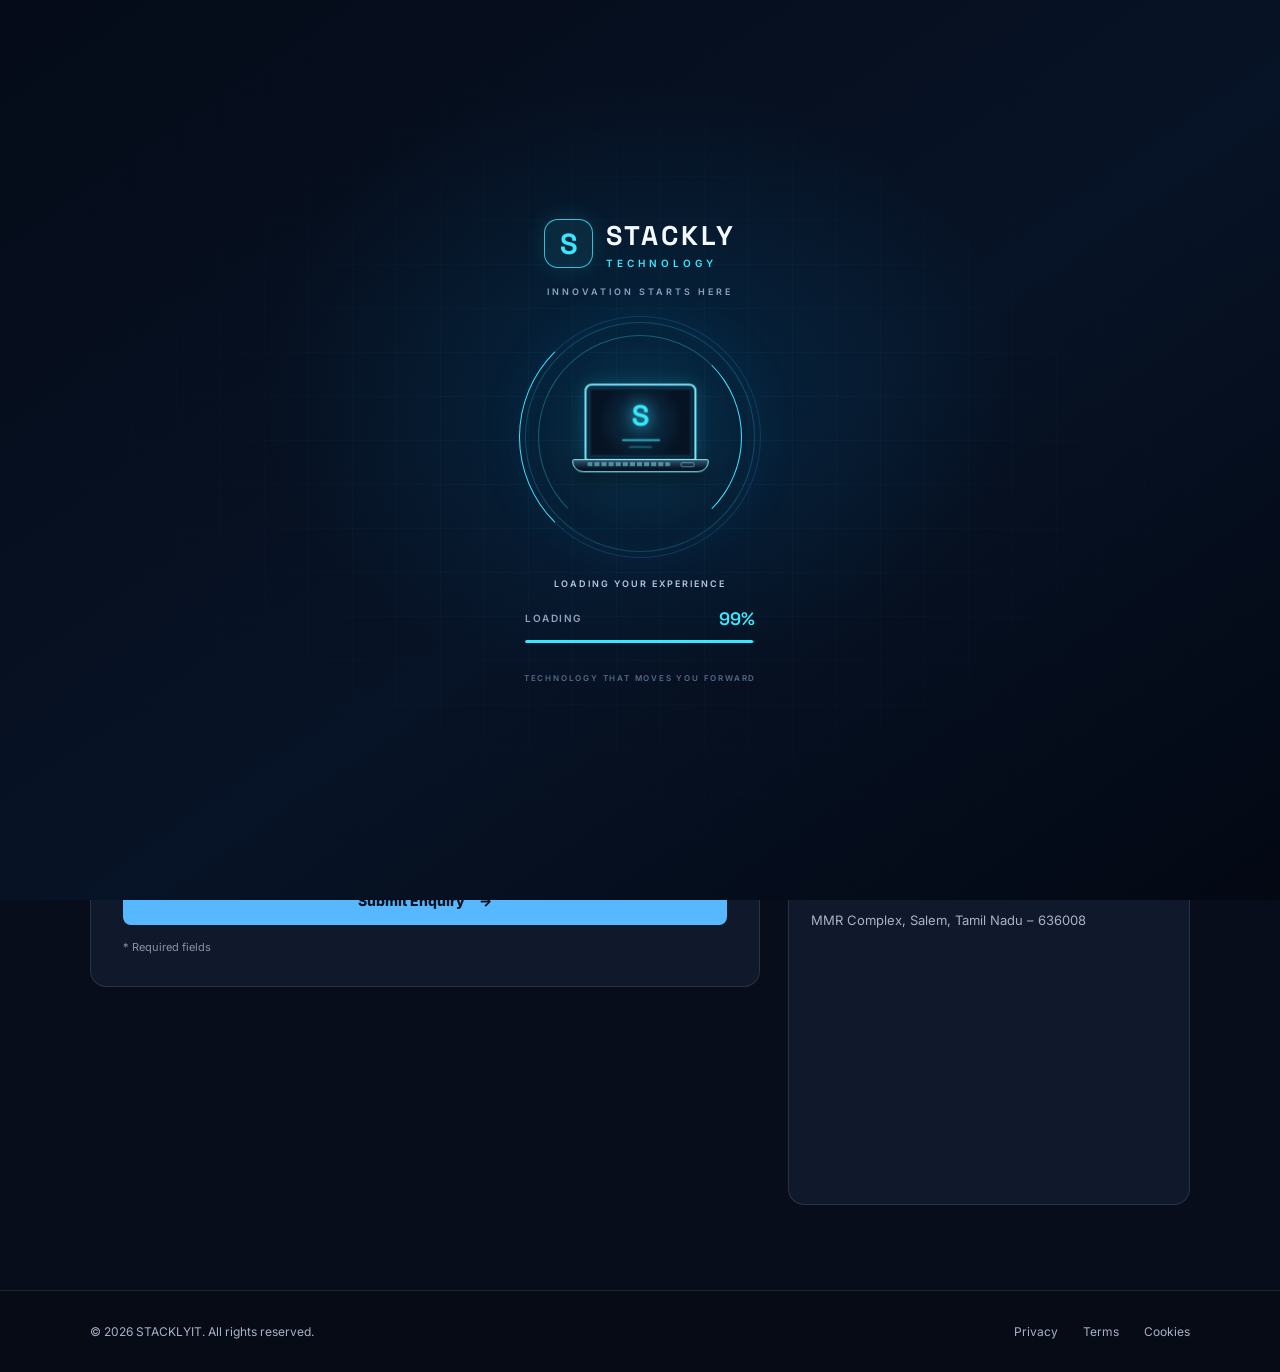
<file: contact.html>
<!DOCTYPE html>

<html lang="en">
<head>
    <meta charset="UTF-8">
    <meta name="viewport" content="width=device-width, initial-scale=1.0">
    <meta name="theme-color" content="#050b18">


<title>Contact Us | STACKLY Technologies</title>

<meta
    name="description"
    content="Contact STACKLY Technologies for IT support, web development, cybersecurity, cloud solutions and other technology enquiries."
>

<link rel="preconnect" href="https://fonts.googleapis.com">
<link rel="preconnect" href="https://fonts.gstatic.com" crossorigin>

<link
    href="https://fonts.googleapis.com/css2?family=DM+Sans:wght@400;500;600;700&family=Space+Grotesk:wght@400;500;600;700&family=Inter:wght@400;500;600;700;800&display=swap"
    rel="stylesheet"
>

<link rel="stylesheet" href="style.css">
<link rel="stylesheet" href="contact.css">


</head>

<body class="is-loading contact-page">


<!-- ========================================
     ORIGINAL STACKLY 3D LAPTOP PRELOADER
========================================= -->

<div
    class="site-preloader"
    id="sitePreloader"
    role="status"
    aria-label="Loading STACKLY Technology"
>
    <div class="preloader-content">

        <div class="preloader-brand">
            <span class="preloader-brand-mark">S</span>

            <div>
                <span class="preloader-brand-name">STACKLY</span>
                <span class="preloader-brand-subtitle">TECHNOLOGY</span>
            </div>
        </div>

        <p class="preloader-caption">INNOVATION STARTS HERE</p>

        <div class="preloader-orbit">
            <div class="preloader-ring preloader-ring-one"></div>
            <div class="preloader-ring preloader-ring-two"></div>

            <div class="laptop-scene">
                <div class="laptop-3d" id="laptop3D">

                    <div class="laptop-screen">
                        <div class="laptop-screen-display">
                            <span class="laptop-screen-logo">S</span>
                            <span class="laptop-screen-line"></span>
                            <span class="laptop-screen-line short"></span>
                        </div>

                        <div class="laptop-screen-back">
                            <span>STACKLY</span>
                        </div>
                    </div>

                    <div class="laptop-base">
                        <div class="laptop-keyboard"></div>
                        <div class="laptop-trackpad"></div>
                    </div>

                </div>
            </div>
        </div>

        <p class="preloader-message" id="loadingMessage">
            PREPARING YOUR EXPERIENCE
        </p>

        <div class="preloader-progress-info">
            <span>LOADING</span>
            <span id="loadingPercent">0%</span>
        </div>

        <div class="preloader-progress-track">
            <div
                class="preloader-progress-bar"
                id="loadingProgress"
            ></div>
        </div>

        <p class="preloader-footer">
            TECHNOLOGY THAT MOVES YOU FORWARD
        </p>

    </div>
</div>


<!-- ========================================
     CONTACT PAGE HEADER
========================================= -->

<header class="contact-header">
    <a
        href="index.html"
        class="contact-brand"
        aria-label="STACKLY Technologies Home"
    >
        <img
            src="assets/stackly%20logo.webp"
            alt="STACKLY Technologies"
        >
    </a>
</header>


<!-- ========================================
     MAIN CONTENT
========================================= -->

<main id="mainContent">

    <section
        class="contact-main-section"
        id="contactFormSection"
    >

        <div class="contact-section-heading">
            <span class="contact-eyebrow">CONTACT OUR TEAM</span>

            <h2>
                How Can We
                <span>Help You?</span>
            </h2>

            <p>
                Send us your enquiry and our team will get back to you.
            </p>
        </div>


        <div class="contact-layout">

            <!-- CONTACT FORM -->

            <div class="contact-form-card">

                <div class="contact-card-heading">
                    <h3>Send Us a Message</h3>

                    <p>
                        Fill in the details below to get started.
                    </p>
                </div>


                <form id="contactForm">

                    <div class="contact-input-row">

                        <div class="contact-field">
                            <label for="contactName">Full Name *</label>

                            <input
                                type="text"
                                id="contactName"
                                name="name"
                                placeholder="Enter your full name"
                                autocomplete="name"
                                required
                            >
                        </div>


                        <div class="contact-field">
                            <label for="contactEmail">Email Address *</label>

                            <input
                                type="email"
                                id="contactEmail"
                                name="email"
                                placeholder="you@example.com"
                                autocomplete="email"
                                required
                            >
                        </div>

                    </div>


                    <div class="contact-input-row">

                        <div class="contact-field">
                            <label for="contactPhone">Phone Number</label>

                            <input
                                type="tel"
                                id="contactPhone"
                                name="phone"
                                placeholder="Enter your phone number"
                                autocomplete="tel"
                            >
                        </div>


                        <div class="contact-field">
                            <label for="contactSubject">Subject *</label>

                            <select
                                id="contactSubject"
                                name="subject"
                                required
                            >
                                <option value="">Select a subject</option>
                                <option value="General Enquiry">General Enquiry</option>
                                <option value="Web Development">Web Development</option>
                                <option value="App Development">App Development</option>
                                <option value="Cybersecurity">Cybersecurity</option>
                                <option value="Cloud Solutions">Cloud Solutions</option>
                                <option value="Other Services">Other Services</option>
                            </select>
                        </div>

                    </div>


                    <div class="contact-field">
                        <label for="contactMessage">Your Message *</label>

                        <textarea
                            id="contactMessage"
                            name="message"
                            rows="5"
                            placeholder="Tell us about your requirements..."
                            required
                        ></textarea>
                    </div>


                    <label class="contact-consent">
                        <input
                            type="checkbox"
                            id="contactConsent"
                            name="consent"
                            required
                        >

                        <span>
                            I agree to be contacted by the STACKLY team
                            regarding my enquiry.
                        </span>
                    </label>


                    <button
                        type="submit"
                        class="contact-submit-button"
                        id="contactSubmit"
                    >
                        <span id="contactSubmitText">Submit Enquiry</span>
                        <span aria-hidden="true">→</span>
                    </button>


                    <p class="contact-form-note">
                        * Required fields
                    </p>

                </form>

            </div>


            <!-- COMPANY INFORMATION -->

            <aside class="contact-info-column">

                <!-- UPDATED OFFICE ADDRESS -->

                <div class="contact-info-card">

                    <span
                        class="contact-info-icon"
                        aria-hidden="true"
                    >⌖</span>

                    <div>
                        <h3>Our Office</h3>

                        <p>
                            STACKLY Technologies<br>
                            MMR Complex,<br>
                            Near Chinna Muriyapankovil,<br>
                            Salem – 636008,<br>
                            Tamil Nadu, India.
                        </p>

                        <a
                            href="https://www.google.com/maps/search/?api=1&query=STACKLY+Technologies%2C+MMR+Complex%2C+Near+Chinna+Muriyapankovil%2C+Salem+636008%2C+India"
                            target="_blank"
                            rel="noopener noreferrer"
                            class="contact-text-link"
                        >
                            Get Directions →
                        </a>
                    </div>

                </div>


                <!-- EMAIL ENQUIRIES -->

                <div class="contact-info-card">

                    <span
                        class="contact-info-icon"
                        aria-hidden="true"
                    >✉</span>

                    <div>
                        <h3>Email Enquiries</h3>

                        <p>
                            Have a question? Send your enquiry through
                            our contact form.
                        </p>
                    </div>

                </div>


                <!-- COMMITMENT -->

                <div class="contact-info-card">

                    <span
                        class="contact-info-icon"
                        aria-hidden="true"
                    >◷</span>

                    <div>
                        <h3>Our Commitment</h3>

                        <p>
                            Our team will review your enquiry and
                            contact you as soon as possible.
                        </p>
                    </div>

                </div>


                <!-- UPDATED GOOGLE MAP -->

                <div class="contact-map-card">

                    <div class="contact-map-heading">
                        <h3>Find Our Location</h3>
                        <p>MMR Complex, Salem, Tamil Nadu – 636008</p>
                    </div>

                    <iframe
                        title="STACKLY Technologies Office Location"
                        src="https://maps.google.com/maps?q=MMR+Complex%2C+Near+Chinna+Muriyapankovil%2C+Salem+636008%2C+India&z=15&output=embed"
                        loading="lazy"
                        referrerpolicy="no-referrer-when-downgrade"
                        allowfullscreen
                    ></iframe>

                </div>

            </aside>

        </div>

    </section>

</main>


<!-- ========================================
     CONTACT FOOTER
========================================= -->

<footer class="contact-footer">

    <p>© 2026 STACKLYIT. All rights reserved.</p>

    <nav
        class="contact-footer-links"
        aria-label="Legal links"
    >
        <a href="privacy.html">Privacy</a>
        <a href="terms.html">Terms</a>
        <a href="cookies.html">Cookies</a>
    </nav>

</footer>


<!-- ========================================
     SUCCESS MODAL
========================================= -->

<div
    class="contact-success-overlay"
    id="contactSuccess"
    aria-hidden="true"
>
    <div
        class="contact-success-card"
        role="dialog"
        aria-modal="true"
        aria-labelledby="successTitle"
    >

        <img
            src="assets/stackly%20logo.webp"
            alt="STACKLY Technologies"
            class="success-logo"
        >

        <div class="success-check" aria-hidden="true">✓</div>

        <span class="contact-eyebrow">ENQUIRY RECEIVED</span>

        <h2 id="successTitle">Thank You!</h2>

        <p>
            Your enquiry has been submitted successfully.
            Our team members will contact you as soon as possible.
        </p>

        <button
            type="button"
            id="successClose"
            class="contact-submit-button"
        >
            Back to Contact Page
        </button>

    </div>
</div>


<!-- EXISTING WEBSITE JAVASCRIPT -->

<script src="script.js"></script>
<script src="contact.js"></script>


</body>
</html>
</file>
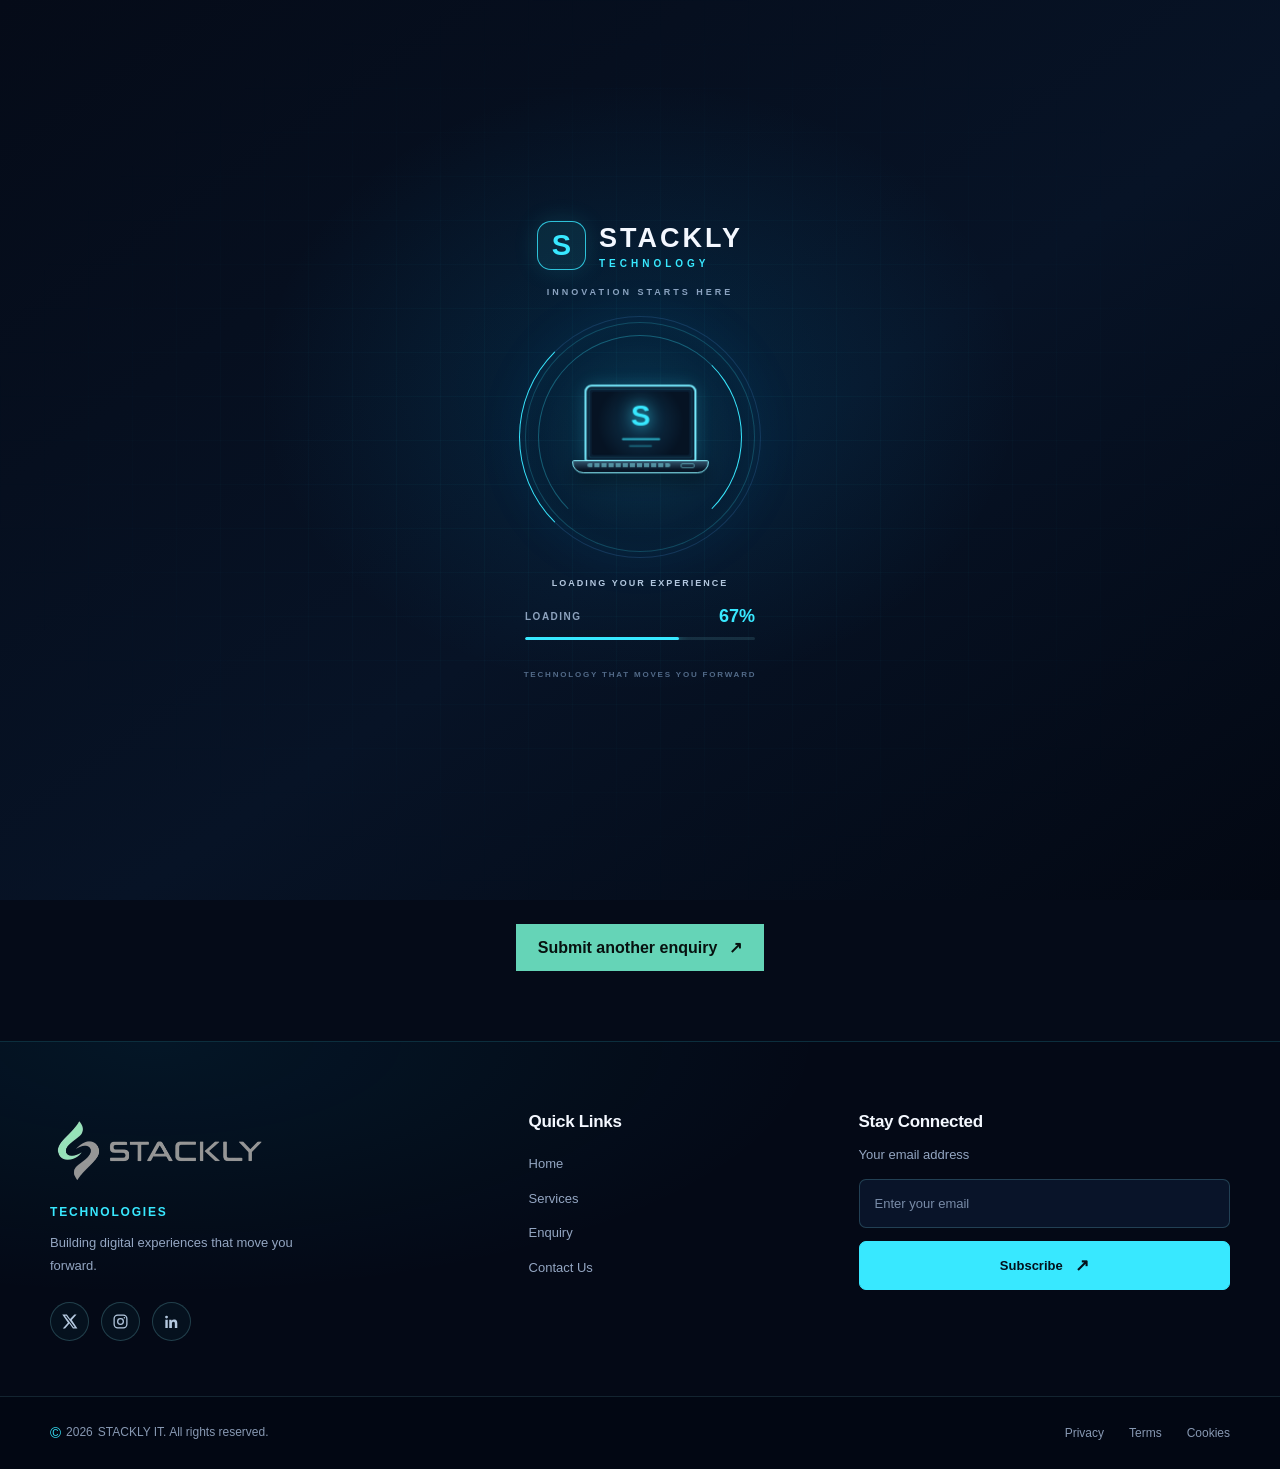
<file: enquiry-confirmation.html>
<!DOCTYPE html>
<html lang="en"><head><meta charset="UTF-8"><meta name="viewport" content="width=device-width, initial-scale=1.0"><meta name="description" content="Your enquiry confirmation from STACKLY Technologies."><title>Enquiry Confirmation | STACKLY Technologies</title><link rel="stylesheet" href="style.css"><link rel="stylesheet" href="enquiry.css"></head><body class="is-loading">
  <!-- ORIGINAL STACKLY 3D LAPTOP PRELOADER -->
  <div class="site-preloader" id="sitePreloader" role="status" aria-label="Loading STACKLY Technology">
    <div class="preloader-content">

      <div class="preloader-brand">
        <span class="preloader-brand-mark">S</span>
        <div>
          <span class="preloader-brand-name">STACKLY</span>
          <span class="preloader-brand-subtitle">TECHNOLOGY</span>
        </div>
      </div>

      <p class="preloader-caption">INNOVATION STARTS HERE</p>

      <div class="preloader-orbit">
        <div class="preloader-ring preloader-ring-one"></div>
        <div class="preloader-ring preloader-ring-two"></div>

        <div class="laptop-scene">
          <div class="laptop-3d" id="laptop3D">
            <div class="laptop-screen">
              <div class="laptop-screen-display">
                <span class="laptop-screen-logo">S</span>
                <span class="laptop-screen-line"></span>
                <span class="laptop-screen-line short"></span>
              </div>

              <div class="laptop-screen-back">
                <span>STACKLY</span>
              </div>
            </div>

            <div class="laptop-base">
              <div class="laptop-keyboard"></div>
              <div class="laptop-trackpad"></div>
            </div>
          </div>
        </div>
      </div>

      <p class="preloader-message" id="loadingMessage">
        PREPARING YOUR EXPERIENCE
      </p>

      <div class="preloader-progress-info">
        <span>LOADING</span>
        <span id="loadingPercent">0%</span>
      </div>

      <div class="preloader-progress-track">
        <div class="preloader-progress-bar" id="loadingProgress"></div>
      </div>

      <p class="preloader-footer">
        TECHNOLOGY THAT MOVES YOU FORWARD
      </p>

    </div>
  </div>

  <!-- WEBSITE HEADER -->
  <header class="site-header">
    <nav class="navbar container" aria-label="Main navigation">

      <a href="index.html" class="brand" aria-label="STACKLY Technologies Home">
        <img
          src="assets/stackly%20logo.webp"
          alt="STACKLY Technologies"
          class="brand-logo"
        >
      </a>

      <div class="nav-links" id="navLinks">
        <a href="index.html#home" class="nav-link">Home</a>

        <a
          href="services.html"
          class="nav-link active"
          aria-current="page"
        >
          Services
        </a>

        <a href="enquiry.html" class="nav-link">Enquiry</a>
        <a href="index.html#contact" class="nav-link">Contact Us</a>

        <a href="index.html#signup" class="signup-button">
          <span>Sign Up</span>
          <span class="button-arrow" aria-hidden="true">↗</span>
        </a>
      </div>

      <div class="nav-actions">
        <button
          class="menu-toggle"
          id="menuToggle"
          type="button"
          aria-label="Open navigation menu"
          aria-expanded="false"
          aria-controls="navLinks"
        >
          <span></span>
          <span></span>
          <span></span>
        </button>
      </div>

    </nav>
  </header>

  <main class="confirmation-page"><section class="confirmation-card"><div class="confirmation-icon" aria-hidden="true">✓</div><p class="enquiry-eyebrow">THANK YOU FOR CONTACTING STACKLY</p><h1>Your enquiry has been submitted</h1><p class="confirmation-copy">Thank you for getting in touch with STACKLY Technologies. We’ve received your enquiry and our team will be in contact with you shortly.</p><div class="confirmation-number"><span>Your enquiry number</span><div><strong id="confirmationNumber">NX-2026-000000</strong><button id="copyEnquiryNumber" type="button" aria-label="Copy enquiry number" title="Copy enquiry number">▣</button></div><p id="copyMessage" aria-live="polite"></p></div><section class="confirmation-next"><h2>What happens next?</h2><p class="confirmation-service" id="confirmationService">We review your enquiry</p><div class="steps-grid"><article class="step-card"><span class="step-number">1</span><h3>We review your enquiry.</h3><p>Our team will review the details you have provided.</p></article><article class="step-card"><span class="step-number">2</span><h3>We get in touch.</h3><p>We’ll contact you using your preferred contact details.</p></article><article class="step-card"><span class="step-number">3</span><h3>Next steps.</h3><p>We’ll discuss your requirements and advise on the next steps.</p></article></div></section><div class="response-note"><span aria-hidden="true">✉</span><div><strong>When to expect contact</strong><p>Our team aims to respond within 1 business day.</p></div></div><a class="back-enquiry" href="enquiry.html">Submit another enquiry <span aria-hidden="true">↗</span></a></section></main>
  <!-- COMMON WEBSITE FOOTER -->
  <footer class="site-footer">

    <div class="footer-main container">

      <div class="footer-column footer-company">

        <a href="index.html" class="footer-brand" aria-label="STACKLY Technologies Home">
          <img
            src="assets/stackly%20logo.webp"
            alt="STACKLY Technologies"
            class="footer-logo"
            loading="lazy"
          >
        </a>

        <p class="footer-tagline">
          Technologies
          <span>Building digital experiences that move you forward.</span>
        </p>

        <div class="footer-socials" aria-label="Social media links">

          <a
            href="assets/404.html"
            class="social-link"
            aria-label="STACKLY on X"
            title="X"
          >
            <svg viewBox="0 0 24 24" aria-hidden="true">
              <path d="M18.9 2H22l-6.8 7.8L23.2 22h-6.3l-5-7.1L5.7 22H2.5l7.3-8.4L1.8 2h6.5l4.5 6.6L18.9 2Zm-1.1 18h1.7L7.3 3.9H5.5L17.8 20Z" fill="currentColor"/>
            </svg>
          </a>

          <a
            href="assets/404.html"
            class="social-link"
            aria-label="STACKLY on Instagram"
            title="Instagram"
          >
            <svg viewBox="0 0 24 24" aria-hidden="true">
              <rect x="3" y="3" width="18" height="18" rx="5" fill="none" stroke="currentColor" stroke-width="1.8"/>
              <circle cx="12" cy="12" r="4" fill="none" stroke="currentColor" stroke-width="1.8"/>
              <circle cx="17.5" cy="6.8" r="1.1" fill="currentColor"/>
            </svg>
          </a>

          <a
            href="assets/404.html"
            class="social-link"
            aria-label="STACKLY on LinkedIn"
            title="LinkedIn"
          >
            <svg viewBox="0 0 24 24" aria-hidden="true">
              <path d="M5 3.8a2 2 0 1 0 0 4 2 2 0 0 0 0-4ZM3.3 9.5h3.4V21H3.3V9.5Zm5.5 0H12v1.6h.1a4 4 0 0 1 3.6-2c3.8 0 4.5 2.5 4.5 5.7V21h-3.5v-5.5c0-1.3 0-3-1.9-3s-2.2 1.4-2.2 2.9V21H8.8V9.5Z" fill="currentColor"/>
            </svg>
          </a>

        </div>
      </div>

      <div class="footer-column footer-quick-links">
        <h2 class="footer-heading">Quick Links</h2>

        <nav class="footer-nav" aria-label="Footer navigation">
          <a href="index.html#home">Home</a>
          <a href="services.html">Services</a>
          <a href="enquiry.html">Enquiry</a>
          <a href="index.html#contact">Contact Us</a>
        </nav>
      </div>

      <div class="footer-column footer-subscribe">
        <h2 class="footer-heading">Stay Connected</h2>
        <p class="footer-subscribe-text">Your email address</p>

        <form class="footer-subscribe-form" id="footerSubscribeForm">
          <label class="visually-hidden" for="footerEmail">
            Your email address
          </label>

          <input
            type="email"
            id="footerEmail"
            name="email"
            placeholder="Enter your email"
            autocomplete="email"
            required
          >

          <button type="submit" class="footer-subscribe-button">
            Subscribe <span aria-hidden="true">↗</span>
          </button>

          <p class="footer-form-message" id="footerFormMessage" aria-live="polite"></p>
        </form>
      </div>

    </div>

    <div class="footer-bottom">
      <div class="container footer-bottom-inner">

        <p class="footer-copyright">
          <span class="copyright-symbol" aria-hidden="true">©</span>
          <span id="currentYear">2026</span>
          STACKLY IT. All rights reserved.
        </p>

        <nav class="footer-legal-links" aria-label="Legal links">
          <a href="assets/404.html">Privacy</a>
          <a href="assets/404.html">Terms</a>
          <a href="assets/404.html">Cookies</a>
        </nav>

      </div>
    </div>

  </footer>

  <script src="script.js"></script><script src="enquiry-confirmation.js"></script></body></html>
</file>
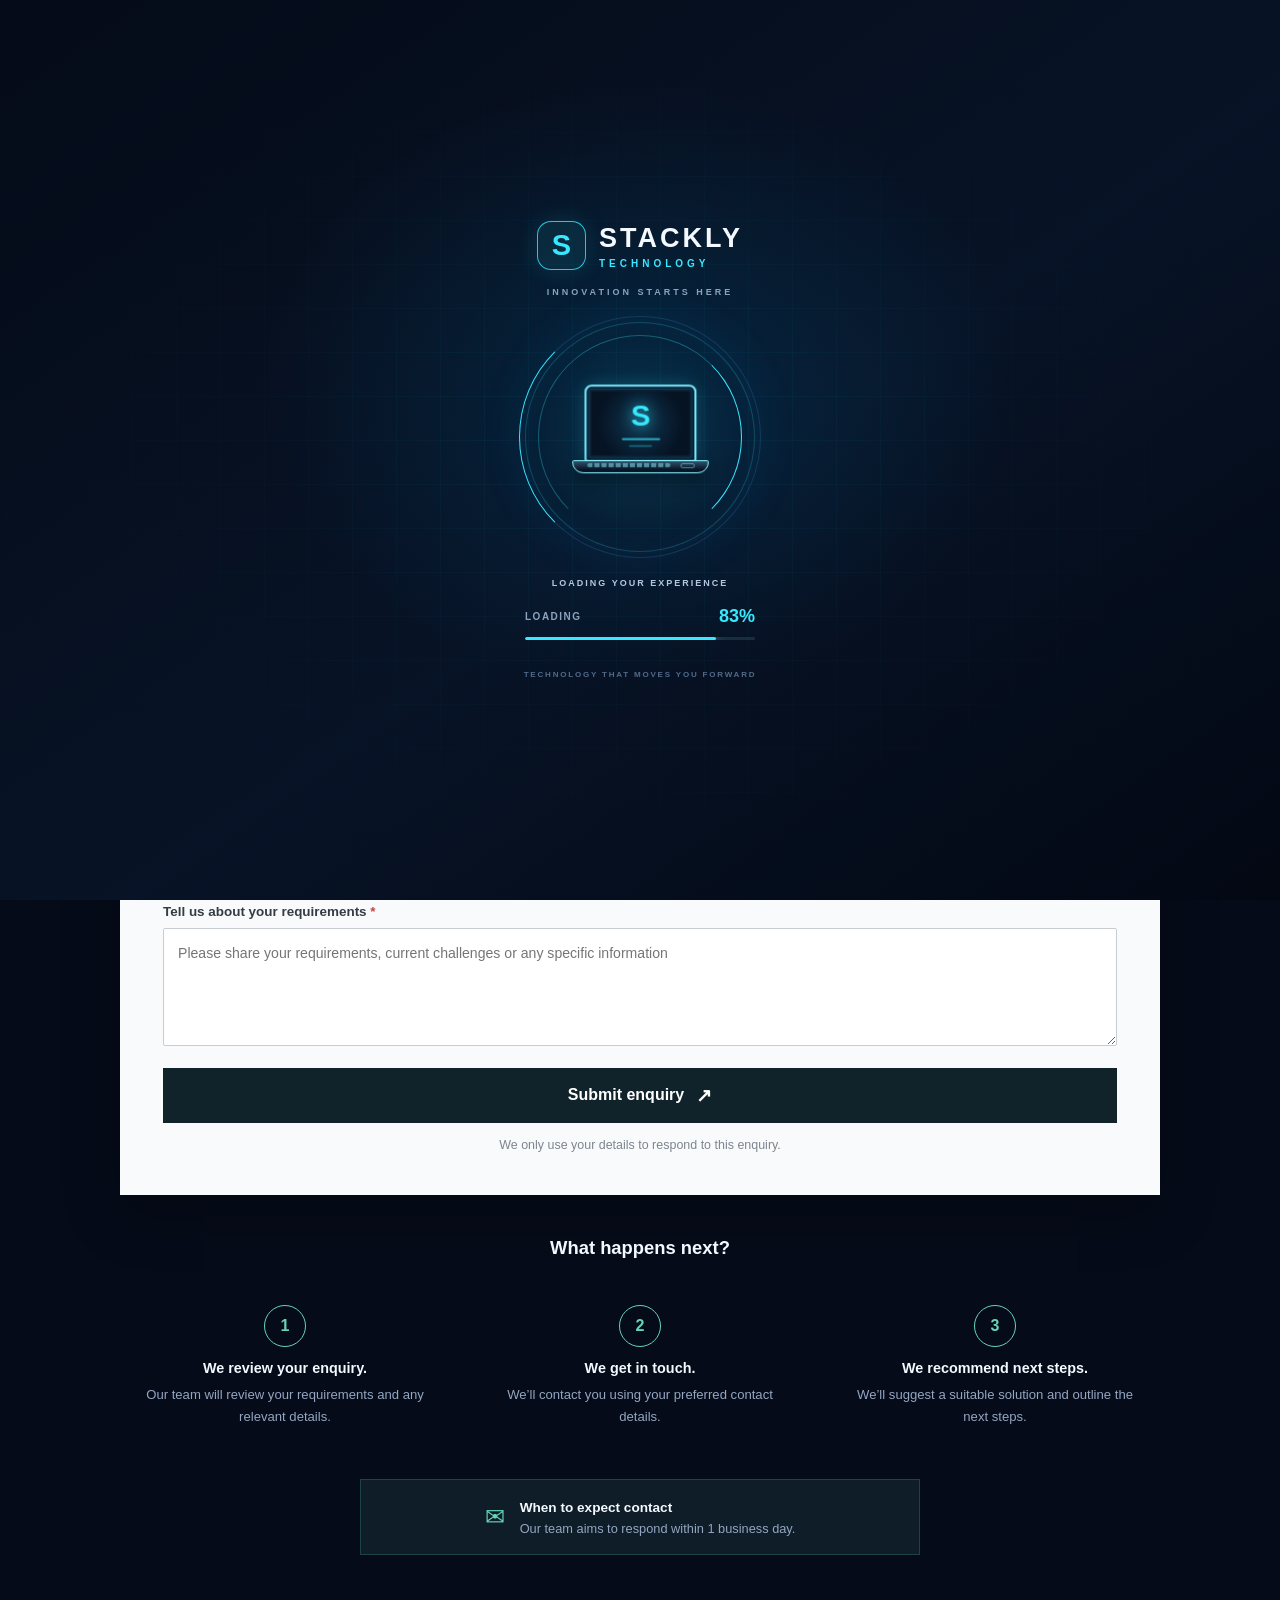
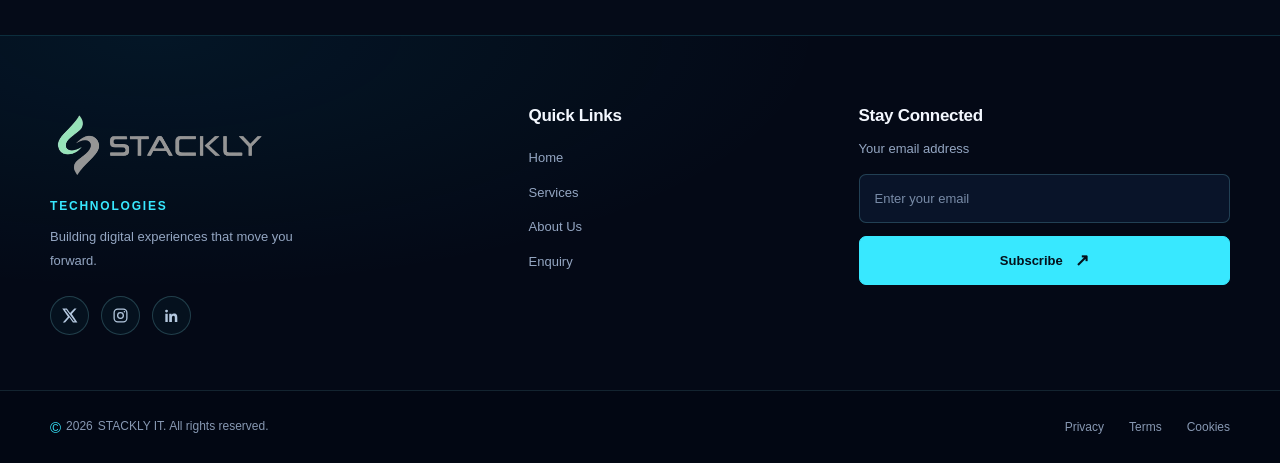
<file: enquiry.html>
<!DOCTYPE html>
<html lang="en">
<head>
  <meta charset="UTF-8">
  <meta name="viewport" content="width=device-width, initial-scale=1.0">
  <meta name="description" content="Contact STACKLY Technologies about managed IT, cybersecurity, cloud solutions, and IT consulting.">
  <title>Enquiry | STACKLY Technologies</title>
  <link rel="stylesheet" href="style.css">
  <link rel="stylesheet" href="enquiry.css">
</head>
<body class="is-loading">
  <!-- ORIGINAL STACKLY 3D LAPTOP PRELOADER -->
  <div class="site-preloader" id="sitePreloader" role="status" aria-label="Loading STACKLY Technology">
    <div class="preloader-content">

      <div class="preloader-brand">
        <span class="preloader-brand-mark">S</span>
        <div>
          <span class="preloader-brand-name">STACKLY</span>
          <span class="preloader-brand-subtitle">TECHNOLOGY</span>
        </div>
      </div>

      <p class="preloader-caption">INNOVATION STARTS HERE</p>

      <div class="preloader-orbit">
        <div class="preloader-ring preloader-ring-one"></div>
        <div class="preloader-ring preloader-ring-two"></div>

        <div class="laptop-scene">
          <div class="laptop-3d" id="laptop3D">
            <div class="laptop-screen">
              <div class="laptop-screen-display">
                <span class="laptop-screen-logo">S</span>
                <span class="laptop-screen-line"></span>
                <span class="laptop-screen-line short"></span>
              </div>

              <div class="laptop-screen-back">
                <span>STACKLY</span>
              </div>
            </div>

            <div class="laptop-base">
              <div class="laptop-keyboard"></div>
              <div class="laptop-trackpad"></div>
            </div>
          </div>
        </div>
      </div>

      <p class="preloader-message" id="loadingMessage">
        PREPARING YOUR EXPERIENCE
      </p>

      <div class="preloader-progress-info">
        <span>LOADING</span>
        <span id="loadingPercent">0%</span>
      </div>

      <div class="preloader-progress-track">
        <div class="preloader-progress-bar" id="loadingProgress"></div>
      </div>

      <p class="preloader-footer">
        TECHNOLOGY THAT MOVES YOU FORWARD
      </p>

    </div>
  </div>

  <!-- WEBSITE HEADER -->
  <header class="site-header">
    <nav class="navbar container" aria-label="Main navigation">

      <a href="index.html" class="brand" aria-label="STACKLY Technologies Home">
        <img
          src="assets/stackly%20logo.webp"
          alt="STACKLY Technologies"
          class="brand-logo"
        >
      </a>

      <div class="nav-links" id="navLinks">
        <a href="index.html#home" class="nav-link">Home</a>

        <a
          href="services.html"
          class="nav-link active"
          aria-current="page"
        >
          Services
        </a>
        <a
          href="about.html"
          class="nav-link active"
          aria-current="page"
        >
          About Us
        </a>
        <a href="enquiry.html" class="nav-link active" aria-current="page">Enquiry</a>
        

        <a href="index.html#signup" class="signup-button">
          <span>Sign Up</span>
          <span class="button-arrow" aria-hidden="true">↗</span>
        </a>
      </div>

      <div class="nav-actions">
        <button
          class="menu-toggle"
          id="menuToggle"
          type="button"
          aria-label="Open navigation menu"
          aria-expanded="false"
          aria-controls="navLinks"
        >
          <span></span>
          <span></span>
          <span></span>
        </button>
      </div>

    </nav>
  </header>

  <main class="enquiry-page">
    <div class="enquiry-container">
      <div class="enquiry-heading">
        <p class="enquiry-eyebrow">LET'S BUILD SOMETHING BETTER</p>
        <h1>ENQUIRY</h1>
        <p>Tell us what your business needs. We’ll help you find the right solution.</p>
      </div>
      <div class="enquiry-tabs" role="tablist" aria-label="Choose a service">
        <button class="enquiry-tab active" type="button" role="tab" aria-selected="true" data-service="managed">Managed IT</button>
        <button class="enquiry-tab" type="button" role="tab" aria-selected="false" data-service="cybersecurity">Cybersecurity</button>
        <button class="enquiry-tab" type="button" role="tab" aria-selected="false" data-service="cloud">Cloud</button>
        <button class="enquiry-tab" type="button" role="tab" aria-selected="false" data-service="consulting">IT Consulting</button>
      </div>
      <form id="enquiryForm" class="enquiry-form" novalidate>
        <div class="form-heading"><span class="form-heading-mark">S</span><div><h2 id="formServiceTitle">Managed IT Enquiry</h2><p id="formServiceDescription">Tell us about your IT support and infrastructure needs.</p></div></div>
        <div class="form-grid">
          <div class="form-field"><label for="fullName">Full Name <span>*</span></label><input id="fullName" name="fullName" autocomplete="name" placeholder="Enter your full name" required></div>
          <div class="form-field"><label for="workEmail">Work email <span>*</span></label><input id="workEmail" name="workEmail" type="email" autocomplete="email" placeholder="you@company.com" required></div>
          <div class="form-field"><label for="companyName">Company Name <span>*</span></label><input id="companyName" name="companyName" autocomplete="organization" placeholder="Enter your company name" required></div>
          <div class="form-field"><label for="phoneNumber">Phone Number <span>*</span></label><input id="phoneNumber" name="phoneNumber" type="tel" autocomplete="tel" placeholder="e.g. +1 234 567 8900" pattern="[+0-9() .-]{7,20}" required></div>
        </div>
        <div id="serviceFields" class="service-fields" aria-live="polite"></div>
        <div class="form-field form-field-full"><label for="requirements" id="requirementsLabel">Tell us about your requirements <span>*</span></label><textarea id="requirements" name="requirements" rows="4" placeholder="Please share your requirements, current challenges or any specific information" required></textarea></div>
        <p class="form-error" id="formError" role="alert"></p>
        <button class="submit-enquiry" type="submit">Submit enquiry <span aria-hidden="true">↗</span></button>
        <p class="privacy-note">We only use your details to respond to this enquiry.</p>
      </form>
      <section class="next-steps" aria-labelledby="nextStepsTitle"><h2 id="nextStepsTitle">What happens next?</h2><div class="steps-grid"><article class="step-card"><span class="step-number">1</span><h3>We review your enquiry.</h3><p>Our team will review your requirements and any relevant details.</p></article><article class="step-card"><span class="step-number">2</span><h3>We get in touch.</h3><p>We’ll contact you using your preferred contact details.</p></article><article class="step-card"><span class="step-number">3</span><h3>We recommend next steps.</h3><p>We’ll suggest a suitable solution and outline the next steps.</p></article></div><div class="response-note"><span aria-hidden="true">✉</span><div><strong>When to expect contact</strong><p>Our team aims to respond within 1 business day.</p></div></div></section>
    </div>
  </main>
  <!-- COMMON WEBSITE FOOTER -->
  <footer class="site-footer">

    <div class="footer-main container">

      <div class="footer-column footer-company">

        <a href="index.html" class="footer-brand" aria-label="STACKLY Technologies Home">
          <img
            src="assets/stackly%20logo.webp"
            alt="STACKLY Technologies"
            class="footer-logo"
            loading="lazy"
          >
        </a>

        <p class="footer-tagline">
          Technologies
          <span>Building digital experiences that move you forward.</span>
        </p>

        <div class="footer-socials" aria-label="Social media links">

          <a
            href="assets/404.html"
            class="social-link"
            aria-label="STACKLY on X"
            title="X"
          >
            <svg viewBox="0 0 24 24" aria-hidden="true">
              <path d="M18.9 2H22l-6.8 7.8L23.2 22h-6.3l-5-7.1L5.7 22H2.5l7.3-8.4L1.8 2h6.5l4.5 6.6L18.9 2Zm-1.1 18h1.7L7.3 3.9H5.5L17.8 20Z" fill="currentColor"/>
            </svg>
          </a>

          <a
            href="assets/404.html"
            class="social-link"
            aria-label="STACKLY on Instagram"
            title="Instagram"
          >
            <svg viewBox="0 0 24 24" aria-hidden="true">
              <rect x="3" y="3" width="18" height="18" rx="5" fill="none" stroke="currentColor" stroke-width="1.8"/>
              <circle cx="12" cy="12" r="4" fill="none" stroke="currentColor" stroke-width="1.8"/>
              <circle cx="17.5" cy="6.8" r="1.1" fill="currentColor"/>
            </svg>
          </a>

          <a
            href="assets/404.html"
            class="social-link"
            aria-label="STACKLY on LinkedIn"
            title="LinkedIn"
          >
            <svg viewBox="0 0 24 24" aria-hidden="true">
              <path d="M5 3.8a2 2 0 1 0 0 4 2 2 0 0 0 0-4ZM3.3 9.5h3.4V21H3.3V9.5Zm5.5 0H12v1.6h.1a4 4 0 0 1 3.6-2c3.8 0 4.5 2.5 4.5 5.7V21h-3.5v-5.5c0-1.3 0-3-1.9-3s-2.2 1.4-2.2 2.9V21H8.8V9.5Z" fill="currentColor"/>
            </svg>
          </a>

        </div>
      </div>

      <div class="footer-column footer-quick-links">
        <h2 class="footer-heading">Quick Links</h2>

        <nav class="footer-nav" aria-label="Footer navigation">
          <a href="index.html#home">Home</a>
          <a href="services.html">Services</a>
          <a href="about.html">About Us</a>
          <a href="enquiry.html">Enquiry</a>
          
        </nav>
      </div>

      <div class="footer-column footer-subscribe">
        <h2 class="footer-heading">Stay Connected</h2>
        <p class="footer-subscribe-text">Your email address</p>

        <form class="footer-subscribe-form" id="footerSubscribeForm">
          <label class="visually-hidden" for="footerEmail">
            Your email address
          </label>

          <input
            type="email"
            id="footerEmail"
            name="email"
            placeholder="Enter your email"
            autocomplete="email"
            required
          >

          <button type="submit" class="footer-subscribe-button">
            Subscribe <span aria-hidden="true">↗</span>
          </button>

          <p class="footer-form-message" id="footerFormMessage" aria-live="polite"></p>
        </form>
      </div>

    </div>

    <div class="footer-bottom">
      <div class="container footer-bottom-inner">

        <p class="footer-copyright">
          <span class="copyright-symbol" aria-hidden="true">©</span>
          <span id="currentYear">2026</span>
          STACKLY IT. All rights reserved.
        </p>

        <nav class="footer-legal-links" aria-label="Legal links">
          <a href="assets/404.html">Privacy</a>
          <a href="assets/404.html">Terms</a>
          <a href="assets/404.html">Cookies</a>
        </nav>

      </div>
    </div>

  </footer>

  <script src="script.js"></script>
  <script src="enquiry.js"></script>
</body>
</html>
</file>
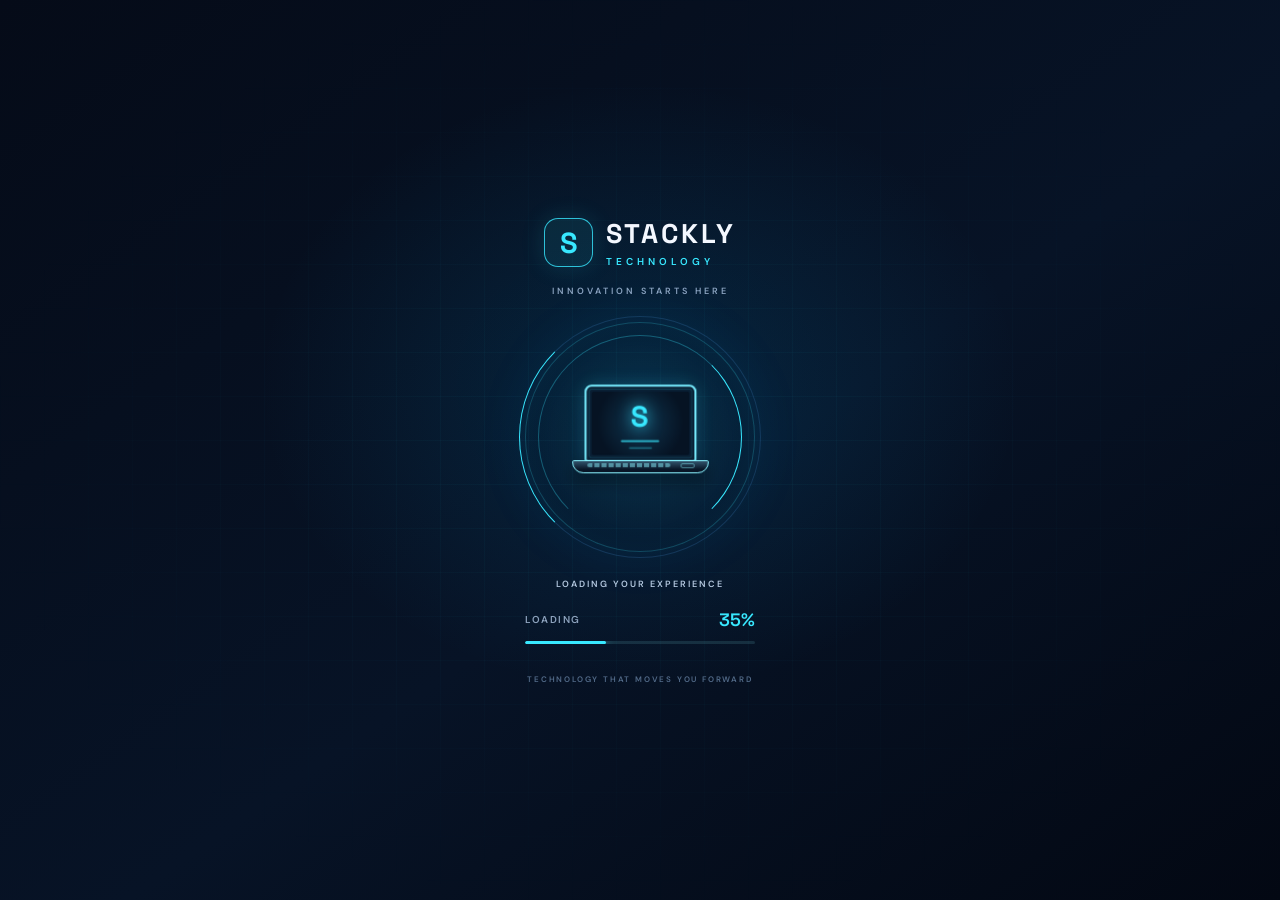
<file: register.html>
<!DOCTYPE html>
<html lang="en">
<head>
    <meta charset="UTF-8">
    <meta name="viewport" content="width=device-width, initial-scale=1.0">

    <title>Register | STACKLY Technologies</title>
    <meta name="description" content="Create your STACKLY Technologies account.">

    <meta name="theme-color" content="#050b18">

    <link rel="preconnect" href="https://fonts.googleapis.com">
    <link rel="preconnect" href="https://fonts.gstatic.com" crossorigin>

    <link
        href="https://fonts.googleapis.com/css2?family=DM+Sans:wght@400;500;600;700&family=Space+Grotesk:wght@400;500;600;700&display=swap"
        rel="stylesheet"
    >

    <link rel="stylesheet" href="style.css">
    <link rel="stylesheet" href="register.css">
</head>

<body class="is-loading register-page">

    <!-- ORIGINAL STACKLY 3D LAPTOP PRELOADER -->

    <div
        class="site-preloader"
        id="sitePreloader"
        role="status"
        aria-label="Loading STACKLY Technology"
    >

        <div class="preloader-content">

            <div class="preloader-brand">
                <span class="preloader-brand-mark">S</span>

                <div>
                    <span class="preloader-brand-name">STACKLY</span>
                    <span class="preloader-brand-subtitle">TECHNOLOGY</span>
                </div>
            </div>

            <p class="preloader-caption">INNOVATION STARTS HERE</p>

            <div class="preloader-orbit">

                <div class="preloader-ring preloader-ring-one"></div>
                <div class="preloader-ring preloader-ring-two"></div>

                <div class="laptop-scene">

                    <div class="laptop-3d" id="laptop3D">

                        <div class="laptop-screen">

                            <div class="laptop-screen-display">
                                <span class="laptop-screen-logo">S</span>
                                <span class="laptop-screen-line"></span>
                                <span class="laptop-screen-line short"></span>
                            </div>

                            <div class="laptop-screen-back">
                                <span>STACKLY</span>
                            </div>

                        </div>

                        <div class="laptop-base">
                            <div class="laptop-keyboard"></div>
                            <div class="laptop-trackpad"></div>
                        </div>

                    </div>

                </div>

            </div>

            <p class="preloader-message" id="loadingMessage">
                PREPARING YOUR EXPERIENCE
            </p>

            <div class="preloader-progress-info">
                <span>LOADING</span>
                <span id="loadingPercent">0%</span>
            </div>

            <div class="preloader-progress-track">
                <div
                    class="preloader-progress-bar"
                    id="loadingProgress"
                ></div>
            </div>

            <p class="preloader-footer">
                TECHNOLOGY THAT MOVES YOU FORWARD
            </p>

        </div>

    </div>


    <!-- REGISTER PAGE -->

    <main class="auth-main">

        <div class="auth-background-glow glow-one"></div>
        <div class="auth-background-glow glow-two"></div>

        <div class="auth-container">

            <!-- LEFT SIDE -->

            <section class="auth-brand-panel">

                <a
                    href="index.html"
                    class="auth-brand-logo"
                    aria-label="STACKLY Technologies Home"
                >
                    <img
                        src="assets/stackly%20logo.webp"
                        alt="STACKLY Technologies"
                    >
                </a>

                <span class="auth-eyebrow">
                    <span class="auth-status-dot"></span>
                    BUILD YOUR FUTURE
                </span>

                <h1>
                    Your journey
                    <span>starts here.</span>
                </h1>

                <p class="auth-description">
                    Join the STACKLY Technologies community and take
                    the next step towards innovative digital solutions.
                    Create your account to get started.
                </p>

                <div class="auth-quote-card">

                    <span class="auth-quote-mark">“</span>

                    <blockquote>
                        Every great achievement begins with the courage
                        to take the first step.
                    </blockquote>

                    <div class="auth-quote-author">

                        <span class="auth-quote-line"></span>

                        <div>
                            <strong>STACKLY Technologies</strong>
                            <small>Innovate. Build. Transform.</small>
                        </div>

                    </div>

                </div>

                <div class="auth-features">

                    <div class="auth-feature">

                        <span class="auth-feature-icon">✦</span>

                        <div>
                            <strong>Explore Innovation</strong>
                            <small>Discover new possibilities</small>
                        </div>

                    </div>

                    <div class="auth-feature">

                        <span class="auth-feature-icon">✓</span>

                        <div>
                            <strong>Get Started</strong>
                            <small>Your next chapter begins here</small>
                        </div>

                    </div>

                </div>

            </section>


            <!-- RIGHT SIDE: REGISTER FORM -->

            <section class="auth-form-panel">

                <div class="auth-card">

                    <div class="auth-card-top">
                        <span class="auth-card-label">CREATE ACCOUNT</span>
                        <span class="auth-card-icon">↗</span>
                    </div>

                    <div class="auth-heading">
                        <h2>Create your account</h2>
                        <p>Fill in your details to get started.</p>
                    </div>

                    <form id="registerForm" novalidate>

                        <div class="auth-field">

                            <label for="fullName">Full name</label>

                            <input
                                type="text"
                                id="fullName"
                                name="fullName"
                                placeholder="Enter your full name"
                                autocomplete="name"
                                required
                            >

                            <small class="auth-error" id="nameError"></small>

                        </div>


                        <div class="auth-field">

                            <label for="registerEmail">Email address</label>

                            <input
                                type="email"
                                id="registerEmail"
                                name="email"
                                placeholder="you@example.com"
                                autocomplete="email"
                                required
                            >

                            <small
                                class="auth-error"
                                id="registerEmailError"
                            ></small>

                        </div>


                        <div class="auth-field">

                            <label for="registerPassword">Password</label>

                            <div class="auth-password-wrapper">

                                <input
                                    type="password"
                                    id="registerPassword"
                                    name="password"
                                    placeholder="Create a password"
                                    autocomplete="new-password"
                                    required
                                >

                                <button
                                    type="button"
                                    class="auth-toggle-password"
                                    data-password="registerPassword"
                                    aria-label="Show password"
                                >
                                    Show
                                </button>

                            </div>

                            <small class="auth-hint">
                                Use at least 8 characters.
                            </small>

                            <small
                                class="auth-error"
                                id="registerPasswordError"
                            ></small>

                        </div>


                        <div class="auth-field">

                            <label for="confirmPassword">Confirm password</label>

                            <div class="auth-password-wrapper">

                                <input
                                    type="password"
                                    id="confirmPassword"
                                    name="confirmPassword"
                                    placeholder="Re-enter your password"
                                    autocomplete="new-password"
                                    required
                                >

                                <button
                                    type="button"
                                    class="auth-toggle-password"
                                    data-password="confirmPassword"
                                    aria-label="Show password"
                                >
                                    Show
                                </button>

                            </div>

                            <small
                                class="auth-error"
                                id="confirmPasswordError"
                            ></small>

                        </div>


                        <label class="auth-remember">

                            <input type="checkbox" id="terms">

                            <span>
                                I agree to the terms and conditions.
                            </span>

                        </label>

                        <small class="auth-error" id="termsError"></small>


                        <div
                            class="auth-message"
                            id="registerMessage"
                            role="status"
                            aria-live="polite"
                        ></div>


                        <button
                            type="submit"
                            class="auth-submit"
                            id="registerButton"
                        >
                            <span id="registerButtonText">Create Account</span>
                            <span aria-hidden="true">→</span>
                        </button>

                    </form>


                    <div class="auth-divider">
                        <span></span>
                        <small>ALREADY A MEMBER?</small>
                        <span></span>
                    </div>


                    <p class="auth-switch">
                        Already have an account?

                        <a href="signup.html" data-page-loader>
                            Sign In
                        </a>
                    </p>

                </div>

            </section>

        </div>

    </main>


    <!-- NO COMMON HEADER OR FOOTER -->


    <script src="script.js"></script>
<script src="signup.js"></script>


    <!-- AUTH PAGE NAVIGATION LOADER -->

    <script>
        (() => {
            "use strict";

            let navigating = false;

            document.addEventListener("click", (event) => {
                const target = event.target;

                if (!(target instanceof Element)) {
                    return;
                }

                const link = target.closest("a[data-page-loader]");

                if (!(link instanceof HTMLAnchorElement)) {
                    return;
                }

                if (
                    event.ctrlKey ||
                    event.metaKey ||
                    event.shiftKey ||
                    event.altKey ||
                    event.button !== 0
                ) {
                    return;
                }

                event.preventDefault();

                if (navigating) {
                    return;
                }

                navigating = true;

                const destination = link.href;
                const loader = document.getElementById("sitePreloader");

                if (!loader) {
                    sessionStorage.setItem("stacklySkipNextAuthLoader", "true");
                    window.location.href = destination;
                    return;
                }

                document.body.classList.add("is-loading");

                loader.classList.remove("is-finished", "is-rotating");

                const percentage = document.getElementById("loadingPercent");
                const progress = document.getElementById("loadingProgress");
                const message = document.getElementById("loadingMessage");

                if (percentage) percentage.textContent = "0%";
                if (progress) progress.style.width = "0%";

                if (message) {
                    message.textContent = "PREPARING YOUR EXPERIENCE";
                }

                void loader.offsetWidth;

                window.setTimeout(() => {
                    loader.classList.add("is-rotating");

                    if (message) {
                        message.textContent = "LOADING YOUR EXPERIENCE";
                    }

                    const duration = 2200;
                    const start = performance.now();

                    function updateProgress(now) {
                        const ratio = Math.min((now - start) / duration, 1);
                        const eased = 1 - Math.pow(1 - ratio, 3);
                        const value = Math.round(eased * 100);

                        if (percentage) percentage.textContent = value + "%";
                        if (progress) progress.style.width = value + "%";

                        if (ratio < 1) {
                            requestAnimationFrame(updateProgress);
                        } else {
                            if (message) {
                                message.textContent = "WELCOME TO STACKLY TECHNOLOGY";
                            }

                            window.setTimeout(() => {
    sessionStorage.setItem("stacklySkipNextAuthLoader", "true");
    window.location.href = destination;
}, 350);
                        }
                    }

                    requestAnimationFrame(updateProgress);

                }, 1000);
            });
        })();
    </script>

</body>
</html>
</file>
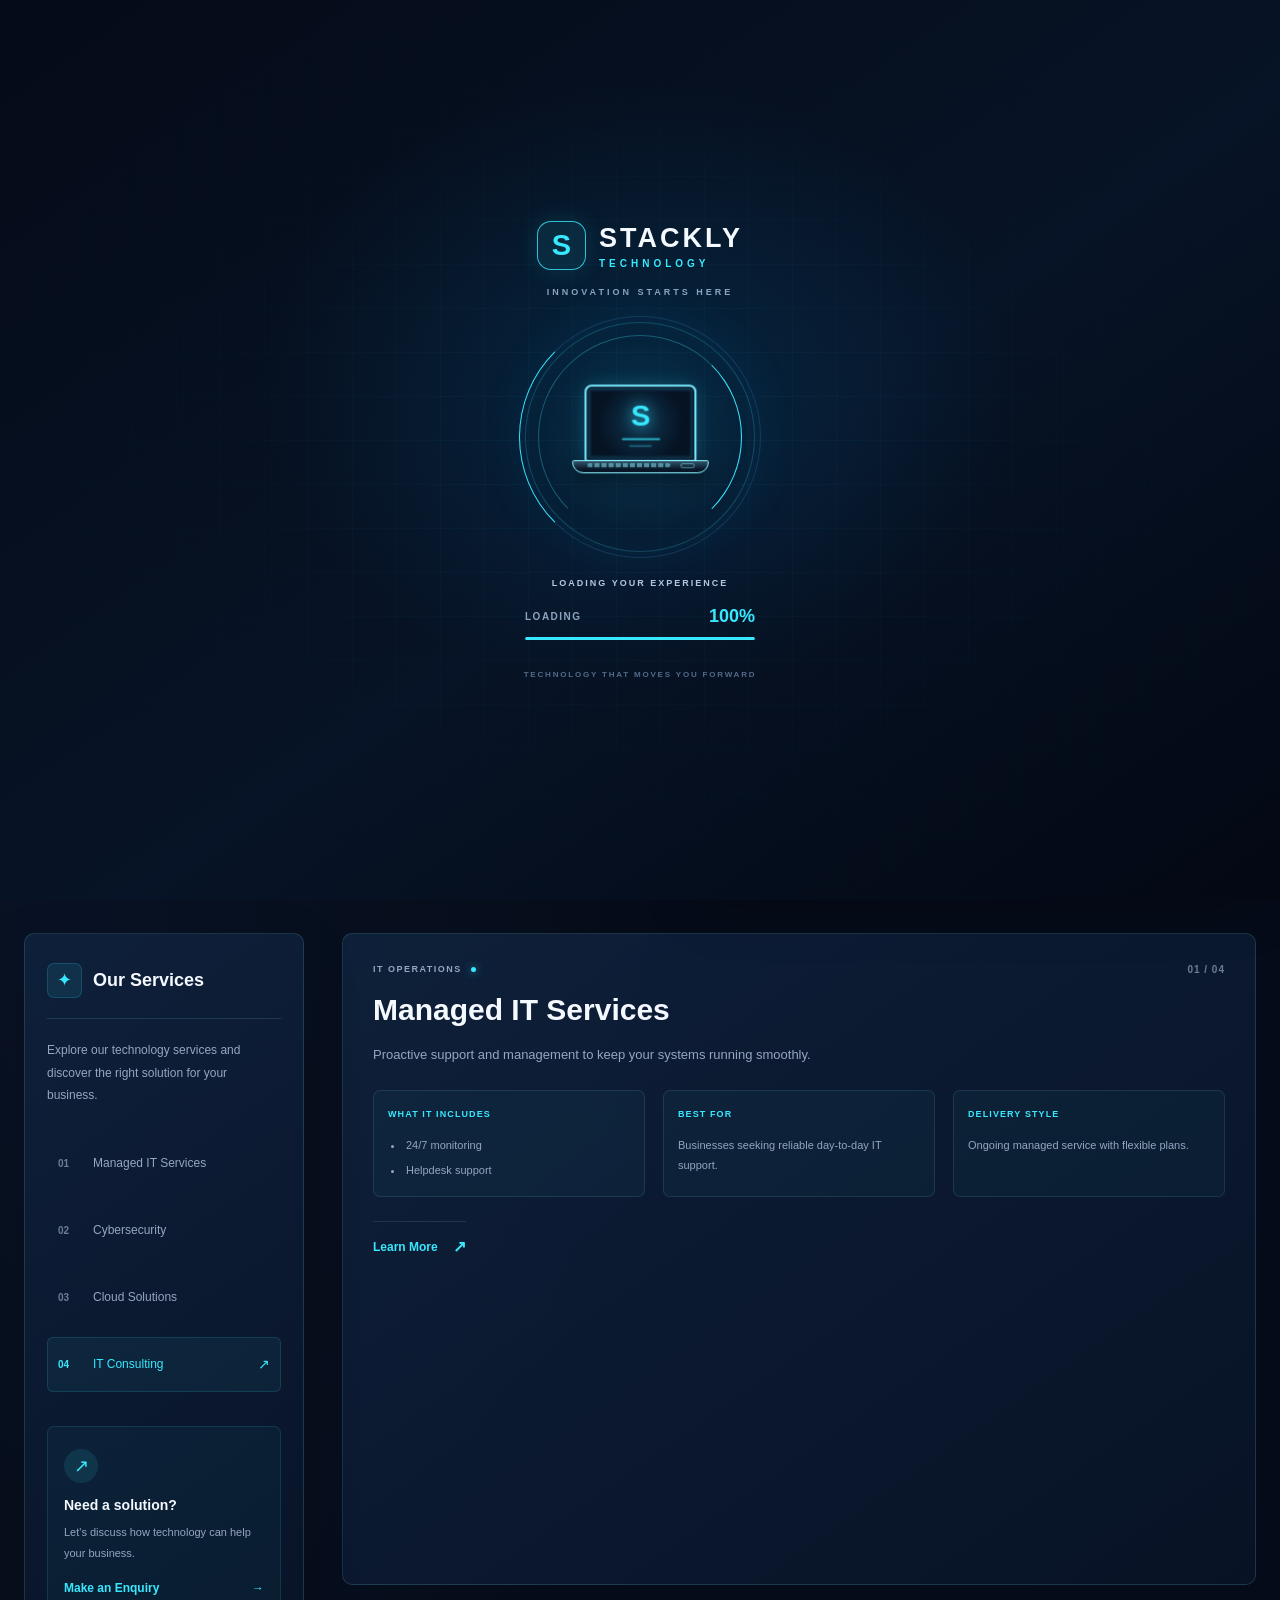
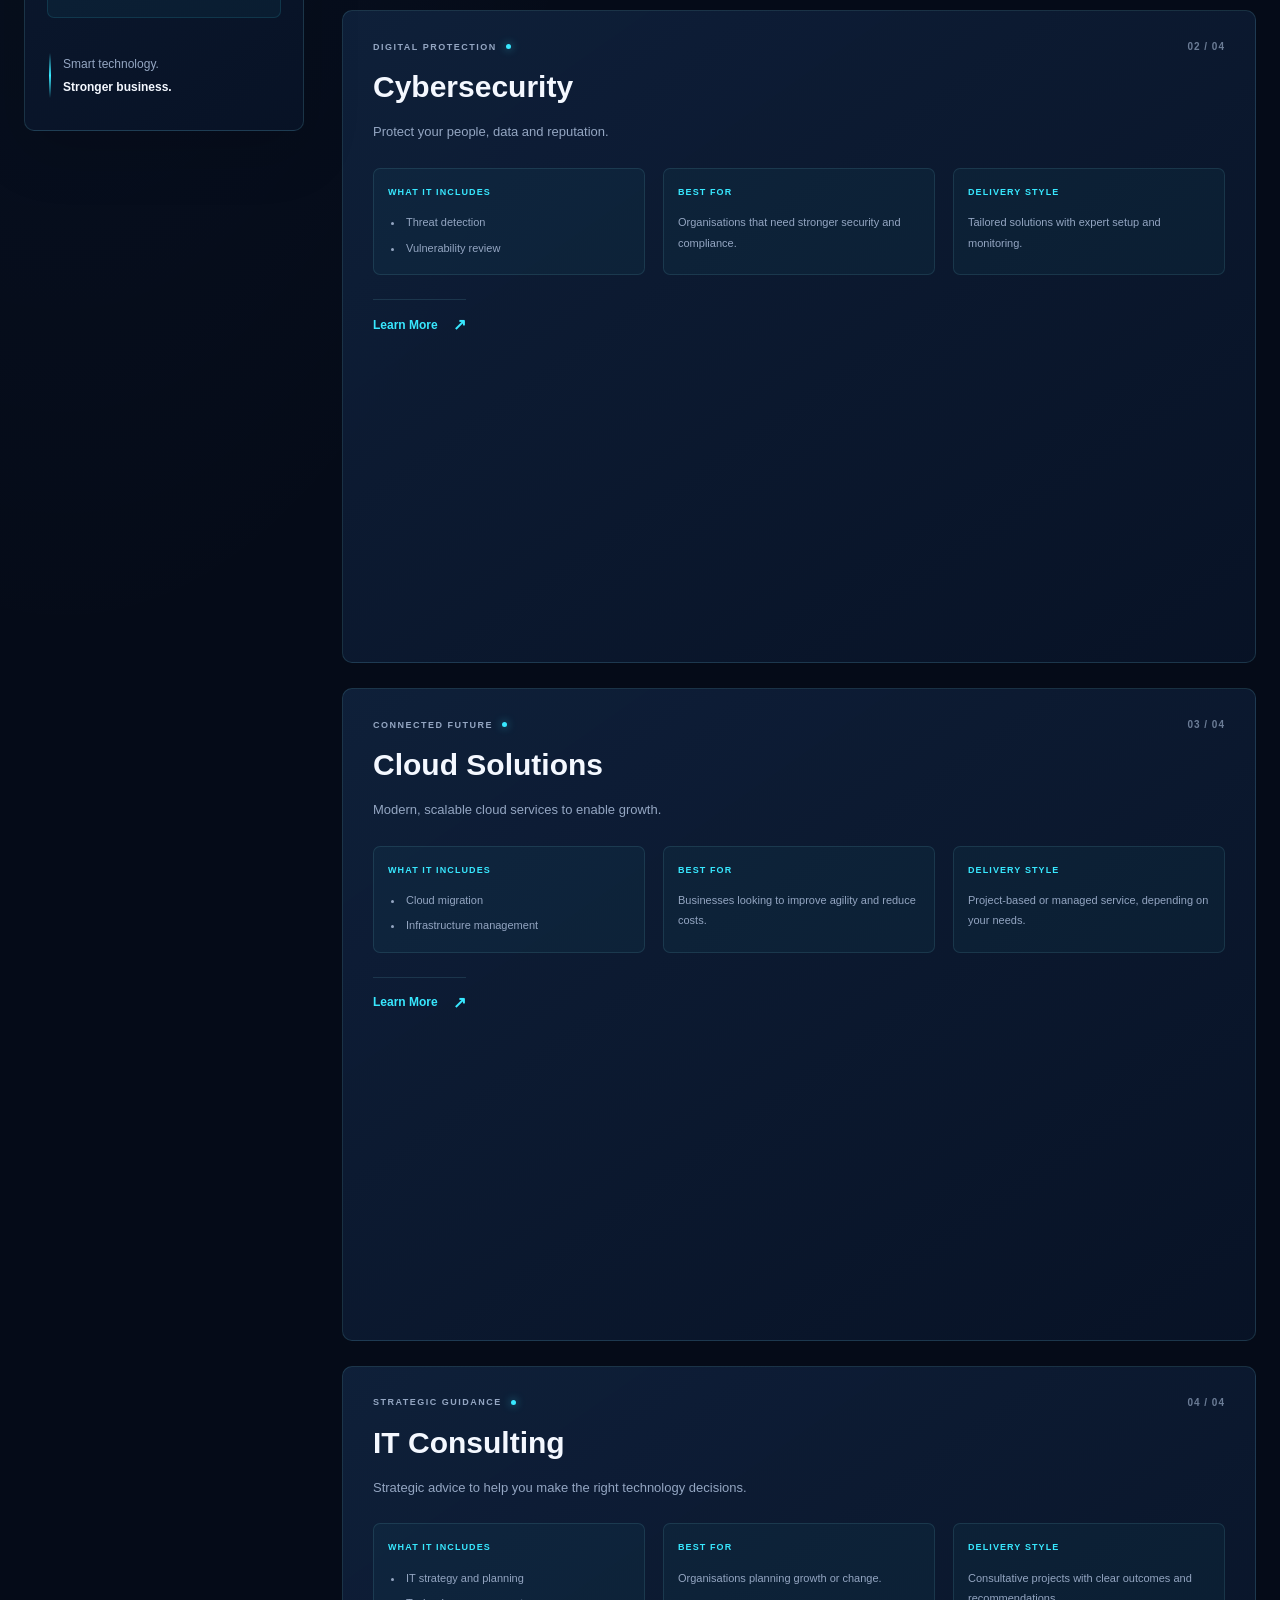
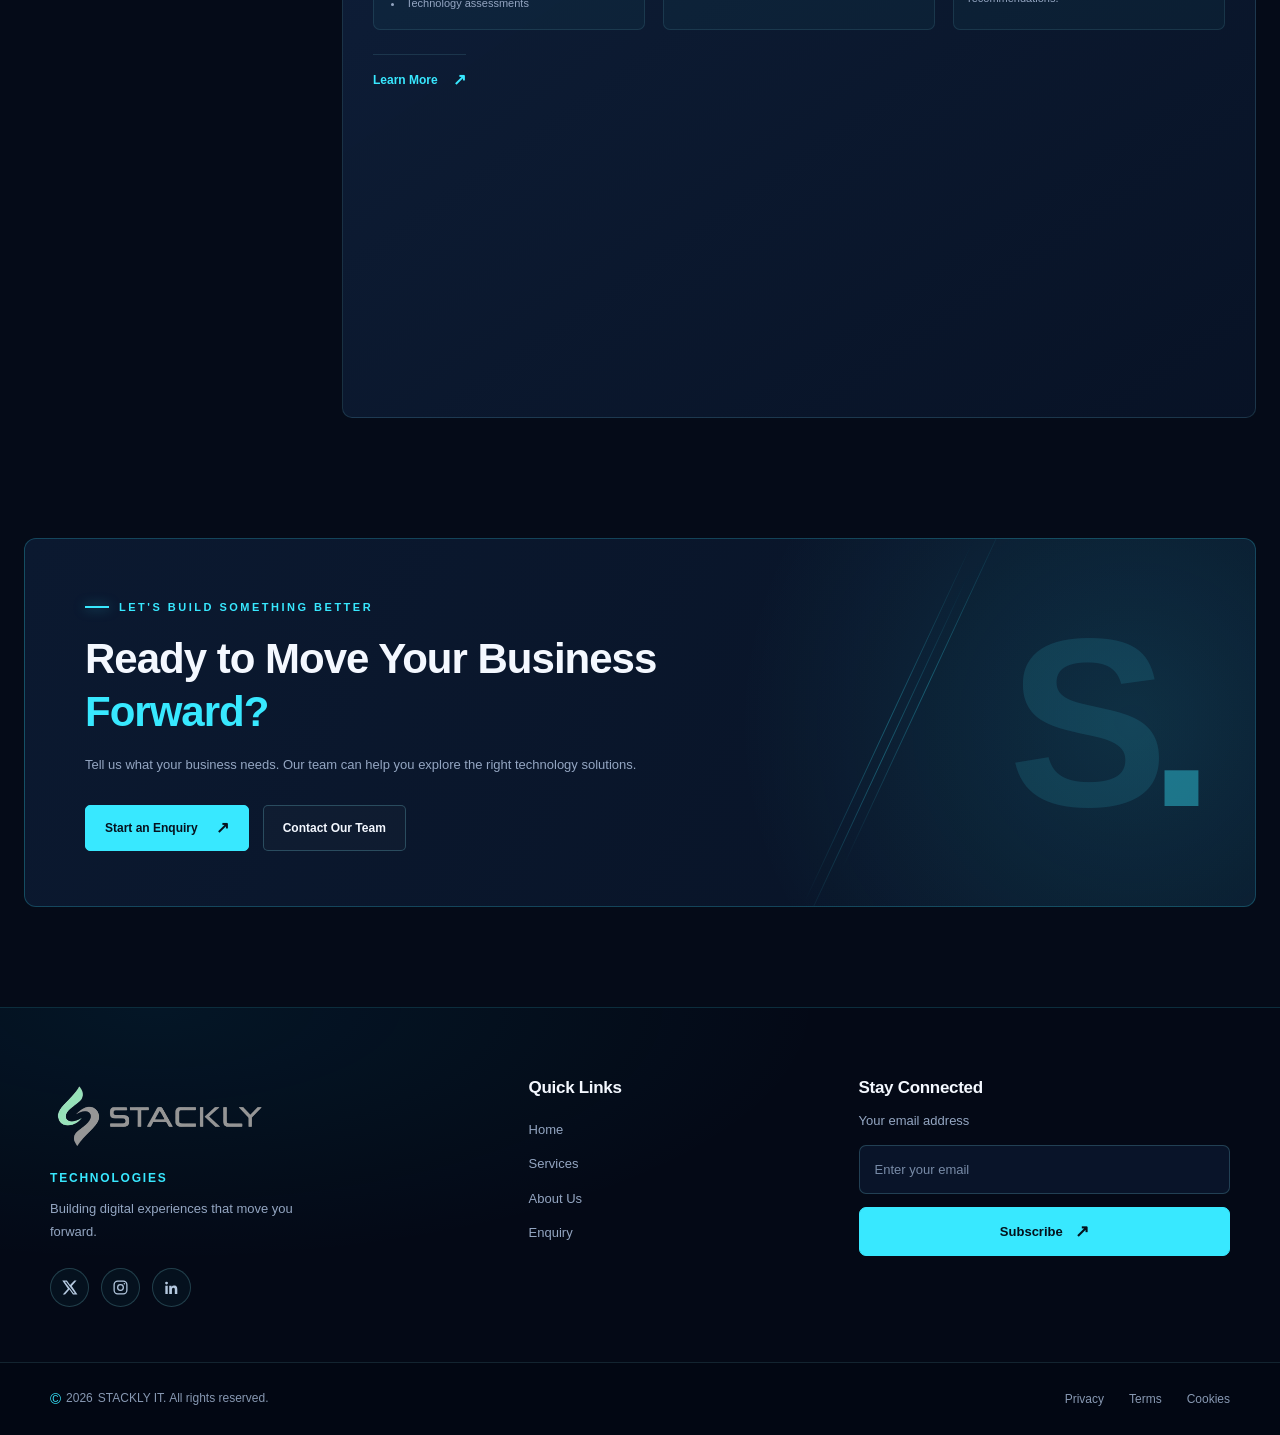
<file: services.html>
<!DOCTYPE html>
<html lang="en">
<head>
  <meta charset="UTF-8">
  <meta name="viewport" content="width=device-width, initial-scale=1.0">
  <meta name="description" content="Explore STACKLY Technologies services, including managed IT services, cybersecurity, cloud solutions, and IT consulting.">

  <title>Our Services | STACKLY Technologies</title>

  <link rel="stylesheet" href="style.css">
  <link rel="stylesheet" href="services.css">
</head>

<body class="is-loading">

  <!-- ORIGINAL STACKLY 3D LAPTOP PRELOADER -->
  <div class="site-preloader" id="sitePreloader" role="status" aria-label="Loading STACKLY Technology">
    <div class="preloader-content">

      <div class="preloader-brand">
        <span class="preloader-brand-mark">S</span>
        <div>
          <span class="preloader-brand-name">STACKLY</span>
          <span class="preloader-brand-subtitle">TECHNOLOGY</span>
        </div>
      </div>

      <p class="preloader-caption">INNOVATION STARTS HERE</p>

      <div class="preloader-orbit">
        <div class="preloader-ring preloader-ring-one"></div>
        <div class="preloader-ring preloader-ring-two"></div>

        <div class="laptop-scene">
          <div class="laptop-3d" id="laptop3D">
            <div class="laptop-screen">
              <div class="laptop-screen-display">
                <span class="laptop-screen-logo">S</span>
                <span class="laptop-screen-line"></span>
                <span class="laptop-screen-line short"></span>
              </div>

              <div class="laptop-screen-back">
                <span>STACKLY</span>
              </div>
            </div>

            <div class="laptop-base">
              <div class="laptop-keyboard"></div>
              <div class="laptop-trackpad"></div>
            </div>
          </div>
        </div>
      </div>

      <p class="preloader-message" id="loadingMessage">
        PREPARING YOUR EXPERIENCE
      </p>

      <div class="preloader-progress-info">
        <span>LOADING</span>
        <span id="loadingPercent">0%</span>
      </div>

      <div class="preloader-progress-track">
        <div class="preloader-progress-bar" id="loadingProgress"></div>
      </div>

      <p class="preloader-footer">
        TECHNOLOGY THAT MOVES YOU FORWARD
      </p>

    </div>
  </div>

  <!-- WEBSITE HEADER -->
  <header class="site-header">
    <nav class="navbar container" aria-label="Main navigation">

      <a href="index.html" class="brand" aria-label="STACKLY Technologies Home">
        <img
          src="assets/stackly%20logo.webp"
          alt="STACKLY Technologies"
          class="brand-logo"
        >
      </a>

      <div class="nav-links" id="navLinks">
        <a href="index.html#home" class="nav-link">Home</a>

        <a
          href="services.html"
          class="nav-link active"
          aria-current="page"
        >
          Services
        </a>
        <a href="about.html" class="nav-link">About Us</a>
        <a href="enquiry.html" class="nav-link">Enquiry</a>
        

        <a href="index.html#signup" class="signup-button">
          <span>Sign Up</span>
          <span class="button-arrow" aria-hidden="true">↗</span>
        </a>
      </div>

      <div class="nav-actions">
        <button
          class="menu-toggle"
          id="menuToggle"
          type="button"
          aria-label="Open navigation menu"
          aria-expanded="false"
          aria-controls="navLinks"
        >
          <span></span>
          <span></span>
          <span></span>
        </button>
      </div>

    </nav>
  </header>

  <main class="services-page">

    <!-- PAGE HERO -->
    <section class="services-hero">
      <div class="services-hero-glow" aria-hidden="true"></div>

      <div class="services-container services-hero-content">

                <span class="services-eyebrow">WHAT WE DO</span>

        <h1>Our <span>Services</span></h1>

        <p>
          We offer a wide range of services to meet your needs.
          From dependable IT support to advanced security and cloud
          solutions, we help your business move forward with confidence.
        </p>

        <a href="assets/404.html" class="services-hero-button">
          Explore Our Services
          <span aria-hidden="true">↘</span>
        </a>

      </div>

      <div class="services-hero-decoration" aria-hidden="true">
        <span></span>
        <span></span>
        <span></span>
      </div>
    </section>

    <!-- SERVICES CONTENT -->
    <section class="services-main-section" id="our-services">

      <div class="services-container">

        <!-- OUR SERVICES HEADING + TEAM IMAGE -->
        <!-- KEEP THIS SECTION. DUPLICATE CONTENT BELOW IS REMOVED. -->
        <div class="services-section-heading">

          <div class="services-section-title">
            <span class="services-eyebrow">
              TECHNOLOGY THAT MOVES YOU FORWARD
            </span>

            <h2>Our <span>Services</span></h2>

            <p class="services-heading-description">
              Our solutions combine reliable support, modern infrastructure,
              and strategic guidance to help your business work smarter.
            </p>
          </div>

          <div class="services-team-image">
            <img
              src="images/ourservices.webp"
              alt="Four colleagues collaborating around a table"
              loading="lazy"
            >

            <div class="services-team-overlay">
              <span class="services-team-indicator"></span>
              <span>COLLABORATION · INNOVATION · GROWTH</span>
            </div>
          </div>

        </div>

        <div class="services-layout">

          <!-- SERVICES SIDEBAR -->
          <aside class="services-sidebar">

            <div class="services-sidebar-heading">
              <span class="services-sidebar-icon" aria-hidden="true">✦</span>
              <h3>Our Services</h3>
            </div>

            <p class="services-sidebar-description">
              Explore our technology services and discover the right
              solution for your business.
            </p>

            <nav class="services-category-nav" aria-label="Service categories">

              <a
                href="#managed-it"
                class="service-category active"
                data-service="managed-it"
                aria-current="true"
              >
                <span class="service-category-number">01</span>
                <span>Managed IT Services</span>
                <span class="service-category-arrow" aria-hidden="true">↗</span>
              </a>

              <a
                href="#cybersecurity"
                class="service-category"
                data-service="cybersecurity"
              >
                <span class="service-category-number">02</span>
                <span>Cybersecurity</span>
                <span class="service-category-arrow" aria-hidden="true">↗</span>
              </a>

              <a
                href="#cloud-solutions"
                class="service-category"
                data-service="cloud-solutions"
              >
                <span class="service-category-number">03</span>
                <span>Cloud Solutions</span>
                <span class="service-category-arrow" aria-hidden="true">↗</span>
              </a>

              <a
                href="#it-consulting"
                class="service-category"
                data-service="it-consulting"
              >
                <span class="service-category-number">04</span>
                <span>IT Consulting</span>
                <span class="service-category-arrow" aria-hidden="true">↗</span>
              </a>

            </nav>

            <div class="services-sidebar-contact">
              <span class="services-sidebar-contact-icon" aria-hidden="true">↗</span>

              <h4>Need a solution?</h4>

              <p>
                Let's discuss how technology can help your business.
              </p>

              <a href="assets/404.html">
                Make an Enquiry
                <span aria-hidden="true">→</span>
              </a>
            </div>

            <div class="services-sidebar-note">
              <span class="services-sidebar-note-line"></span>

              <p>
                Smart technology.
                <strong>Stronger business.</strong>
              </p>
            </div>

          </aside>

          <!-- SERVICE CARDS -->
          <div class="services-content">

            <!-- DUPLICATE services-intro REMOVED -->

            <div class="services-card-grid">

              <!-- SERVICE 1: MANAGED IT -->
              <article class="service-card" id="managed-it" tabindex="0">

                <div class="service-card-body">

                  <div class="service-card-topline">
                    <span>IT OPERATIONS</span>
                    <span class="service-card-dot" aria-hidden="true"></span>
                    <span class="service-card-index">01 / 04</span>
                  </div>

                  <h3>Managed IT Services</h3>

                  <p class="service-description">
                    Proactive support and management to keep your systems
                    running smoothly.
                  </p>

                  <div class="service-details">

                    <div class="service-detail">
                      <span class="service-detail-label">WHAT IT INCLUDES</span>
                      <ul>
                        <li>24/7 monitoring</li>
                        <li>Helpdesk support</li>
                      </ul>
                    </div>

                    <div class="service-detail">
                      <span class="service-detail-label">BEST FOR</span>
                      <p>
                        Businesses seeking reliable day-to-day IT support.
                      </p>
                    </div>

                    <div class="service-detail">
                      <span class="service-detail-label">DELIVERY STYLE</span>
                      <p>
                        Ongoing managed service with flexible plans.
                      </p>
                    </div>

                  </div>

                  <a href="assets/404.html" class="service-learn-more">
                    Learn More
                    <span aria-hidden="true">↗</span>
                  </a>

                </div>

                <div class="service-card-image service-image-managed">
                  <img
                    src="images/managed it service.webp"
                    alt="Modern office workspace"
                    loading="lazy"
                  >

                  <span class="service-card-number">01</span>
                  <span class="service-image-caption">
                    Reliable IT Operations
                  </span>
                </div>

              </article>

              <!-- SERVICE 2: CYBERSECURITY -->
              <article class="service-card" id="cybersecurity" tabindex="0">

                <div class="service-card-body">

                  <div class="service-card-topline">
                    <span>DIGITAL PROTECTION</span>
                    <span class="service-card-dot" aria-hidden="true"></span>
                    <span class="service-card-index">02 / 04</span>
                  </div>

                  <h3>Cybersecurity</h3>

                  <p class="service-description">
                    Protect your people, data and reputation.
                  </p>

                  <div class="service-details">

                    <div class="service-detail">
                      <span class="service-detail-label">WHAT IT INCLUDES</span>
                      <ul>
                        <li>Threat detection</li>
                        <li>Vulnerability review</li>
                      </ul>
                    </div>

                    <div class="service-detail">
                      <span class="service-detail-label">BEST FOR</span>
                      <p>
                        Organisations that need stronger security and compliance.
                      </p>
                    </div>

                    <div class="service-detail">
                      <span class="service-detail-label">DELIVERY STYLE</span>
                      <p>
                        Tailored solutions with expert setup and monitoring.
                      </p>
                    </div>

                  </div>

                  <a href="assets/404.html" class="service-learn-more">
                    Learn More
                    <span aria-hidden="true">↗</span>
                  </a>

                </div>

                <div class="service-card-image service-image-security">
                  <img
                    src="images/cybersecurity.webp"
                    alt="Cybersecurity and digital protection"
                    loading="lazy"
                  >

                  <span class="service-card-number">02</span>
                  <span class="service-image-caption">
                    Security You Can Trust
                  </span>
                </div>

              </article>

              <!-- SERVICE 3: CLOUD SOLUTIONS -->
              <article class="service-card" id="cloud-solutions" tabindex="0">

                <div class="service-card-body">

                  <div class="service-card-topline">
                    <span>CONNECTED FUTURE</span>
                    <span class="service-card-dot" aria-hidden="true"></span>
                    <span class="service-card-index">03 / 04</span>
                  </div>

                  <h3>Cloud Solutions</h3>

                  <p class="service-description">
                    Modern, scalable cloud services to enable growth.
                  </p>

                  <div class="service-details">

                    <div class="service-detail">
                      <span class="service-detail-label">WHAT IT INCLUDES</span>
                      <ul>
                        <li>Cloud migration</li>
                        <li>Infrastructure management</li>
                      </ul>
                    </div>

                    <div class="service-detail">
                      <span class="service-detail-label">BEST FOR</span>
                      <p>
                        Businesses looking to improve agility and reduce costs.
                      </p>
                    </div>

                    <div class="service-detail">
                      <span class="service-detail-label">DELIVERY STYLE</span>
                      <p>
                        Project-based or managed service, depending on your needs.
                      </p>
                    </div>

                  </div>

                  <a href="assets/404.html" class="service-learn-more">
                    Learn More
                    <span aria-hidden="true">↗</span>
                  </a>

                </div>

                <div class="service-card-image service-image-cloud">
                  <img
                    src="images/cloud solution.webp"
                    alt="Connected digital cloud technology"
                    loading="lazy"
                  >

                  <span class="service-card-number">03</span>
                  <span class="service-image-caption">
                    Connected Cloud Solutions
                  </span>
                </div>

              </article>

              <!-- SERVICE 4: IT CONSULTING -->
              <article class="service-card" id="it-consulting" tabindex="0">

                <div class="service-card-body">

                  <div class="service-card-topline">
                    <span>STRATEGIC GUIDANCE</span>
                    <span class="service-card-dot" aria-hidden="true"></span>
                    <span class="service-card-index">04 / 04</span>
                  </div>

                  <h3>IT Consulting</h3>

                  <p class="service-description">
                    Strategic advice to help you make the right technology decisions.
                  </p>

                  <div class="service-details">

                    <div class="service-detail">
                      <span class="service-detail-label">WHAT IT INCLUDES</span>
                      <ul>
                        <li>IT strategy and planning</li>
                        <li>Technology assessments</li>
                      </ul>
                    </div>

                    <div class="service-detail">
                      <span class="service-detail-label">BEST FOR</span>
                      <p>
                        Organisations planning growth or change.
                      </p>
                    </div>

                    <div class="service-detail">
                      <span class="service-detail-label">DELIVERY STYLE</span>
                      <p>
                        Consultative projects with clear outcomes and recommendations.
                      </p>
                    </div>

                  </div>

                  <a href="assets/404.html" class="service-learn-more">
                    Learn More
                    <span aria-hidden="true">↗</span>
                  </a>

                </div>

                <div class="service-card-image service-image-consulting">
                  <img
                    src="images/IT consulting.webp"
                    alt="Technology consulting team collaborating"
                    loading="lazy"
                  >

                  <span class="service-card-number">04</span>
                  <span class="service-image-caption">
                    Technology With a Plan
                  </span>
                </div>

              </article>

            </div>
          </div>

        </div>
      </div>
    </section>

    <!-- CALL TO ACTION -->
    <section class="services-cta-section">
      <div class="services-container">

        <div class="services-cta-card">

          <div class="services-cta-decoration" aria-hidden="true">
            <span></span>
            <span></span>
            <span></span>
          </div>

          <div class="services-cta-content">

            <span class="services-eyebrow">
              LET'S BUILD SOMETHING BETTER
            </span>

            <h2>
              Ready to Move Your Business <span>Forward?</span>
            </h2>

            <p>
              Tell us what your business needs. Our team can help you
              explore the right technology solutions.
            </p>

            <div class="services-cta-actions">

              <a href="assets/404.html" class="services-cta-primary">
                Start an Enquiry
                <span aria-hidden="true">↗</span>
              </a>

              <a href="contact.html" class="services-cta-secondary">
                Contact Our Team
              </a>

            </div>
          </div>

          <div class="services-cta-symbol" aria-hidden="true">
            S<span>.</span>
          </div>

        </div>
      </div>
    </section>

  </main>

  <!-- COMMON WEBSITE FOOTER -->
  <footer class="site-footer">

    <div class="footer-main container">

      <div class="footer-column footer-company">

        <a href="index.html" class="footer-brand" aria-label="STACKLY Technologies Home">
          <img
            src="assets/stackly%20logo.webp"
            alt="STACKLY Technologies"
            class="footer-logo"
            loading="lazy"
          >
        </a>

        <p class="footer-tagline">
          Technologies
          <span>Building digital experiences that move you forward.</span>
        </p>

        <div class="footer-socials" aria-label="Social media links">

          <a
            href="assets/404.html"
            class="social-link"
            aria-label="STACKLY on X"
            title="X"
          >
            <svg viewBox="0 0 24 24" aria-hidden="true">
              <path d="M18.9 2H22l-6.8 7.8L23.2 22h-6.3l-5-7.1L5.7 22H2.5l7.3-8.4L1.8 2h6.5l4.5 6.6L18.9 2Zm-1.1 18h1.7L7.3 3.9H5.5L17.8 20Z" fill="currentColor"/>
            </svg>
          </a>

          <a
            href="assets/404.html"
            class="social-link"
            aria-label="STACKLY on Instagram"
            title="Instagram"
          >
            <svg viewBox="0 0 24 24" aria-hidden="true">
              <rect x="3" y="3" width="18" height="18" rx="5" fill="none" stroke="currentColor" stroke-width="1.8"/>
              <circle cx="12" cy="12" r="4" fill="none" stroke="currentColor" stroke-width="1.8"/>
              <circle cx="17.5" cy="6.8" r="1.1" fill="currentColor"/>
            </svg>
          </a>

          <a
            href="assets/404.html"
            class="social-link"
            aria-label="STACKLY on LinkedIn"
            title="LinkedIn"
          >
            <svg viewBox="0 0 24 24" aria-hidden="true">
              <path d="M5 3.8a2 2 0 1 0 0 4 2 2 0 0 0 0-4ZM3.3 9.5h3.4V21H3.3V9.5Zm5.5 0H12v1.6h.1a4 4 0 0 1 3.6-2c3.8 0 4.5 2.5 4.5 5.7V21h-3.5v-5.5c0-1.3 0-3-1.9-3s-2.2 1.4-2.2 2.9V21H8.8V9.5Z" fill="currentColor"/>
            </svg>
          </a>

        </div>
      </div>

      <div class="footer-column footer-quick-links">
        <h2 class="footer-heading">Quick Links</h2>

        <nav class="footer-nav" aria-label="Footer navigation">
          <a href="index.html">Home</a>
          <a href="services.html">Services</a>
          <a href="about.html">About Us</a>
          <a href="enquiry.html">Enquiry</a>
          
        </nav>
      </div>

      <div class="footer-column footer-subscribe">
        <h2 class="footer-heading">Stay Connected</h2>
        <p class="footer-subscribe-text">Your email address</p>

        <form class="footer-subscribe-form" id="footerSubscribeForm">
          <label class="visually-hidden" for="footerEmail">
            Your email address
          </label>

          <input
            type="email"
            id="footerEmail"
            name="email"
            placeholder="Enter your email"
            autocomplete="email"
            required
          >

          <button type="submit" class="footer-subscribe-button">
            Subscribe <span aria-hidden="true">↗</span>
          </button>

          <p class="footer-form-message" id="footerFormMessage" aria-live="polite"></p>
        </form>
      </div>

    </div>

    <div class="footer-bottom">
      <div class="container footer-bottom-inner">

        <p class="footer-copyright">
          <span class="copyright-symbol" aria-hidden="true">©</span>
          <span id="currentYear">2026</span>
          STACKLY IT. All rights reserved.
        </p>

        <nav class="footer-legal-links" aria-label="Legal links">
          <a href="assets/404.html">Privacy</a>
          <a href="assets/404.html">Terms</a>
          <a href="assets/404.html">Cookies</a>
        </nav>

      </div>
    </div>

  </footer>

  <!-- ORIGINAL WEBSITE JAVASCRIPT -->
  <script src="script.js"></script>

  <!-- SERVICES PAGE INTERACTIONS -->
  <script>
    document.addEventListener("DOMContentLoaded", function () {
      const categories = document.querySelectorAll(".service-category");
      const cards = document.querySelectorAll(".service-card");

      categories.forEach(function (category) {
        category.addEventListener("click", function (event) {
          const targetId = category.dataset.service;
          const targetCard = document.getElementById(targetId);

          if (!targetCard) {
            return;
          }

          event.preventDefault();

          categories.forEach(function (item) {
            item.classList.remove("active");
            item.removeAttribute("aria-current");
          });

          category.classList.add("active");
          category.setAttribute("aria-current", "true");

          targetCard.scrollIntoView({
            behavior: window.matchMedia("(prefers-reduced-motion: reduce)").matches
              ? "auto"
              : "smooth",
            block: "start"
          });

          if (window.matchMedia("(hover: none), (pointer: coarse)").matches) {
            cards.forEach(function (card) {
              card.classList.remove("service-card-selected");
            });

            targetCard.classList.add("service-card-selected");
          }
        });
      });

      if ("IntersectionObserver" in window) {
        const observer = new IntersectionObserver(function (entries) {
          entries.forEach(function (entry) {
            if (!entry.isIntersecting) {
              return;
            }

            const matchingCategory = document.querySelector(
              '.service-category[data-service="' + entry.target.id + '"]'
            );

            if (!matchingCategory) {
              return;
            }

            categories.forEach(function (category) {
              category.classList.remove("active");
              category.removeAttribute("aria-current");
            });

            matchingCategory.classList.add("active");
            matchingCategory.setAttribute("aria-current", "true");
          });
        }, {
          rootMargin: "-20% 0px -60% 0px",
          threshold: 0
        });

        cards.forEach(function (card) {
          observer.observe(card);
        });
      }

      const year = document.getElementById("currentYear");

      if (year) {
        year.textContent = String(new Date().getFullYear());
      }

      const footerSubscribeForm = document.getElementById("footerSubscribeForm");
      const footerEmail = document.getElementById("footerEmail");
      const footerFormMessage = document.getElementById("footerFormMessage");

      if (footerSubscribeForm && footerEmail && footerFormMessage) {
        footerSubscribeForm.addEventListener("submit", function (event) {
          event.preventDefault();

          if (!footerEmail.checkValidity()) {
            footerEmail.reportValidity();
            return;
          }

          footerFormMessage.textContent =
            "Thanks! Email subscription needs to be connected to a service.";
        });
      }
    });
  </script>

</body>
</html>
</file>
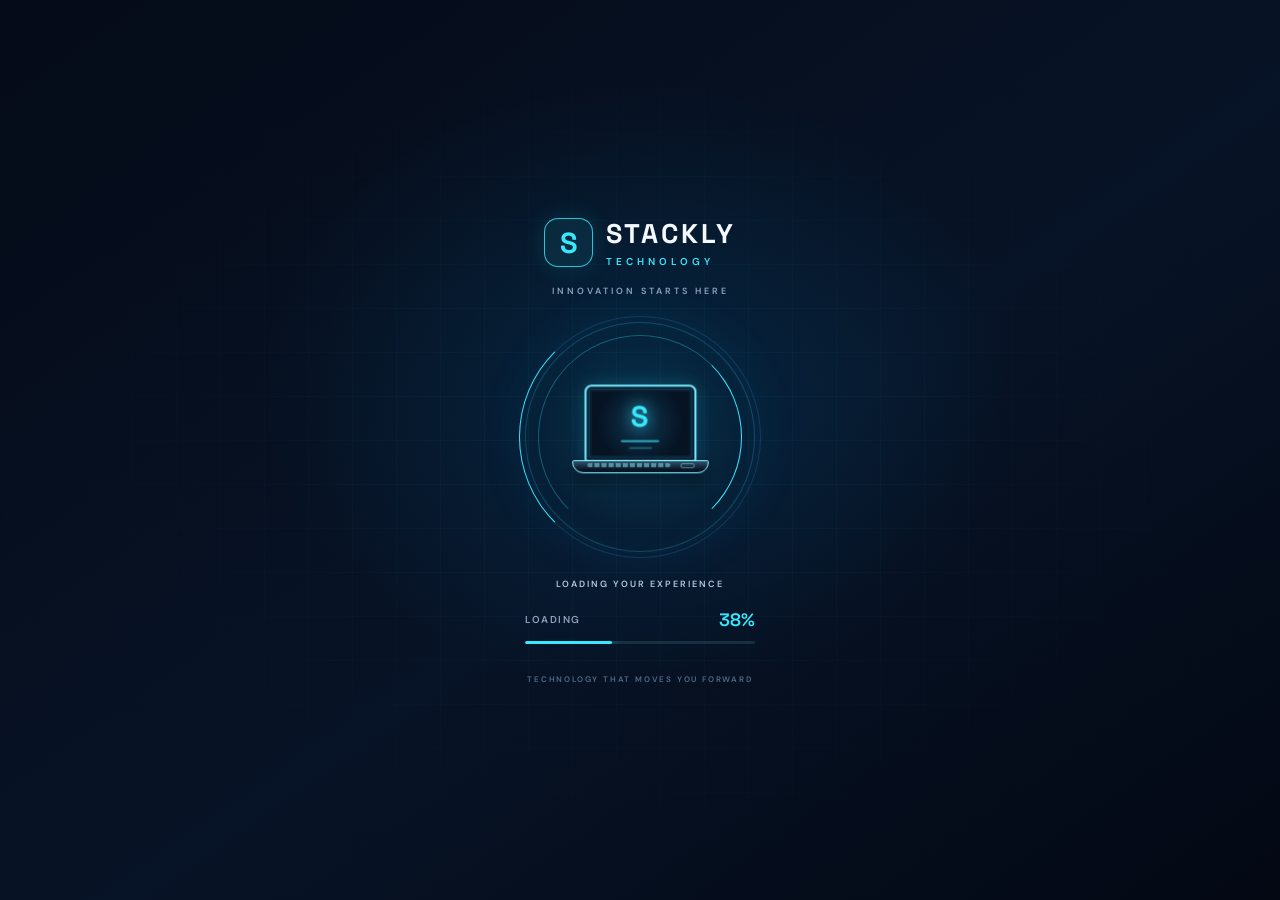
<file: signup.html>
<!DOCTYPE html>
<html lang="en">
<head>
    <meta charset="UTF-8">
    <meta name="viewport" content="width=device-width, initial-scale=1.0">

    <title>Sign In | STACKLY Technologies</title>
    <meta name="description" content="Sign in to STACKLY Technologies.">

    <meta name="theme-color" content="#050b18">

    <link rel="preconnect" href="https://fonts.googleapis.com">
    <link rel="preconnect" href="https://fonts.gstatic.com" crossorigin>

    <link
        href="https://fonts.googleapis.com/css2?family=DM+Sans:wght@400;500;600;700&family=Space+Grotesk:wght@400;500;600;700&display=swap"
        rel="stylesheet"
    >

    <link rel="stylesheet" href="style.css">
    <link rel="stylesheet" href="signup.css">
</head>

<body class="is-loading signin-page">

    <!-- ORIGINAL STACKLY 3D LAPTOP PRELOADER -->

    <div
        class="site-preloader"
        id="sitePreloader"
        role="status"
        aria-label="Loading STACKLY Technology"
    >

        <div class="preloader-content">

            <div class="preloader-brand">
                <span class="preloader-brand-mark">S</span>

                <div>
                    <span class="preloader-brand-name">STACKLY</span>
                    <span class="preloader-brand-subtitle">TECHNOLOGY</span>
                </div>
            </div>

            <p class="preloader-caption">INNOVATION STARTS HERE</p>

            <div class="preloader-orbit">

                <div class="preloader-ring preloader-ring-one"></div>
                <div class="preloader-ring preloader-ring-two"></div>

                <div class="laptop-scene">

                    <div class="laptop-3d" id="laptop3D">

                        <div class="laptop-screen">

                            <div class="laptop-screen-display">
                                <span class="laptop-screen-logo">S</span>
                                <span class="laptop-screen-line"></span>
                                <span class="laptop-screen-line short"></span>
                            </div>

                            <div class="laptop-screen-back">
                                <span>STACKLY</span>
                            </div>

                        </div>

                        <div class="laptop-base">
                            <div class="laptop-keyboard"></div>
                            <div class="laptop-trackpad"></div>
                        </div>

                    </div>

                </div>

            </div>

            <p class="preloader-message" id="loadingMessage">
                PREPARING YOUR EXPERIENCE
            </p>

            <div class="preloader-progress-info">
                <span>LOADING</span>
                <span id="loadingPercent">0%</span>
            </div>

            <div class="preloader-progress-track">
                <div
                    class="preloader-progress-bar"
                    id="loadingProgress"
                ></div>
            </div>

            <p class="preloader-footer">
                TECHNOLOGY THAT MOVES YOU FORWARD
            </p>

        </div>

    </div>


    <!-- SIGN IN PAGE -->

    <main class="auth-main">

        <div class="auth-background-glow glow-one"></div>
        <div class="auth-background-glow glow-two"></div>

        <div class="auth-container">

            <!-- LEFT SIDE -->

            <section class="auth-brand-panel">

                <a
                    href="index.html"
                    class="auth-brand-logo"
                    aria-label="STACKLY Technologies Home"
                >
                    <img
                        src="assets/stackly%20logo.webp"
                        alt="STACKLY Technologies"
                    >
                </a>

                <span class="auth-eyebrow">
                    <span class="auth-status-dot"></span>
                    INNOVATION STARTS HERE
                </span>

                <h1>
                    Welcome to the
                    <span>Future.</span>
                </h1>

                <p class="auth-description">
                    Discover what's possible when innovation meets
                    technology. Continue your journey with STACKLY
                    Technologies and explore smarter digital solutions.
                </p>

                <div class="auth-quote-card">

                    <span class="auth-quote-mark">“</span>

                    <blockquote>
                        Technology is not just about building solutions.
                        It's about creating possibilities that move
                        the world forward.
                    </blockquote>

                    <div class="auth-quote-author">

                        <span class="auth-quote-line"></span>

                        <div>
                            <strong>STACKLY Technologies</strong>
                            <small>Innovate. Build. Transform.</small>
                        </div>

                    </div>

                </div>

                <div class="auth-features">

                    <div class="auth-feature">

                        <span class="auth-feature-icon">✦</span>

                        <div>
                            <strong>Smart Solutions</strong>
                            <small>Technology built for growth</small>
                        </div>

                    </div>

                    <div class="auth-feature">

                        <span class="auth-feature-icon">✓</span>

                        <div>
                            <strong>Seamless Experience</strong>
                            <small>Simple and intuitive access</small>
                        </div>

                    </div>

                </div>

            </section>


            <!-- RIGHT SIDE: SIGN IN FORM -->

            <section class="auth-form-panel">

                <div class="auth-card">

                    <div class="auth-card-top">
                        <span class="auth-card-label">YOUR ACCOUNT</span>
                        <span class="auth-card-icon">↗</span>
                    </div>

                    <div class="auth-heading">
                        <h2>Sign in to STACKLY</h2>
                        <p>Welcome back! Enter your details below.</p>
                    </div>

                    <form id="signinForm" novalidate>

                        <div class="auth-field">

                            <label for="email">Email address</label>

                            <input
                                type="email"
                                id="email"
                                name="email"
                                placeholder="you@example.com"
                                autocomplete="email"
                                required
                            >

                            <small
                                class="auth-error"
                                id="emailError"
                            ></small>

                        </div>


                        <div class="auth-field">

                            <div class="auth-password-heading">

                                <label for="password">Password</label>

                                <a href="#" id="forgotPassword">
                                    Forgot password?
                                </a>

                            </div>

                            <div class="auth-password-wrapper">

                                <input
                                    type="password"
                                    id="password"
                                    name="password"
                                    placeholder="Enter your password"
                                    autocomplete="current-password"
                                    required
                                >

                                <button
                                    type="button"
                                    id="togglePassword"
                                    class="auth-toggle-password"
                                    aria-label="Show password"
                                >
                                    Show
                                </button>

                            </div>

                            <small
                                class="auth-error"
                                id="passwordError"
                            ></small>

                        </div>


                        <label class="auth-remember">

                            <input
                                type="checkbox"
                                id="rememberMe"
                            >

                            <span>Remember me</span>

                        </label>


                        <div
                            class="auth-message"
                            id="formMessage"
                            role="status"
                            aria-live="polite"
                        ></div>


                        <button
                            type="submit"
                            class="auth-submit"
                            id="signinButton"
                        >
                            <span id="buttonText">Sign In</span>
                            <span aria-hidden="true">→</span>
                        </button>

                    </form>


                    <div class="auth-divider">
                        <span></span>
                        <small>WELCOME BACK</small>
                        <span></span>
                    </div>


                    <p class="auth-switch">
                        Don't have an account?

                        <a href="register.html" data-page-loader>
                            Register
                        </a>
                    </p>


                    <div class="auth-security">
                        <span>◇</span>

                        <p>
                            Your journey towards smarter technology
                            starts here.
                        </p>
                    </div>

                </div>

            </section>

        </div>

    </main>


    <!-- NO COMMON HEADER OR FOOTER -->


    <script src="script.js"></script>
<script src="signup.js"></script>


    <!-- AUTH PAGE NAVIGATION LOADER -->

    <script>
        (() => {
            "use strict";

            let navigating = false;

            document.addEventListener("click", (event) => {
                const target = event.target;

                if (!(target instanceof Element)) {
                    return;
                }

                const link = target.closest("a[data-page-loader]");

                if (!(link instanceof HTMLAnchorElement)) {
                    return;
                }

                if (
                    event.ctrlKey ||
                    event.metaKey ||
                    event.shiftKey ||
                    event.altKey ||
                    event.button !== 0
                ) {
                    return;
                }

                event.preventDefault();

                if (navigating) {
                    return;
                }

                navigating = true;

                const destination = link.href;
                const loader = document.getElementById("sitePreloader");

                if (!loader) {
                    sessionStorage.setItem("stacklySkipNextAuthLoader", "true");
                    window.location.href = destination;
                    return;
                }

                document.body.classList.add("is-loading");

                loader.classList.remove("is-finished", "is-rotating");

                const percentage = document.getElementById("loadingPercent");
                const progress = document.getElementById("loadingProgress");
                const message = document.getElementById("loadingMessage");

                if (percentage) percentage.textContent = "0%";
                if (progress) progress.style.width = "0%";

                if (message) {
                    message.textContent = "PREPARING YOUR EXPERIENCE";
                }

                void loader.offsetWidth;

                window.setTimeout(() => {
                    loader.classList.add("is-rotating");

                    if (message) {
                        message.textContent = "LOADING YOUR EXPERIENCE";
                    }

                    const duration = 2200;
                    const start = performance.now();

                    function updateProgress(now) {
                        const ratio = Math.min((now - start) / duration, 1);
                        const eased = 1 - Math.pow(1 - ratio, 3);
                        const value = Math.round(eased * 100);

                        if (percentage) percentage.textContent = value + "%";
                        if (progress) progress.style.width = value + "%";

                        if (ratio < 1) {
                            requestAnimationFrame(updateProgress);
                        } else {
                            if (message) {
                                message.textContent = "WELCOME TO STACKLY TECHNOLOGY";
                            }

                            window.setTimeout(() => {
    sessionStorage.setItem("stacklySkipNextAuthLoader", "true");
    window.location.href = destination;
}, 350);
                        }
                    }

                    requestAnimationFrame(updateProgress);

                }, 1000);
            });
        })();
    </script>

</body>
</html>
</file>
<file: style.css>
/* ========================================
   STACKLY TECHNOLOGIES
   COMPLETE HOMEPAGE STYLES
======================================== */

:root {
  --bg: #050b18;
  --bg-soft: #081326;
  --surface: #0b1930;
  --surface-light: #10223d;
  --cyan: #38e8ff;
  --cyan-soft: #8af3ff;
  --blue: #4e91ff;
  --white: #f4f8ff;
  --muted: #94a6c2;
  --border: rgba(138, 243, 255, 0.14);
  --font-heading: "Space Grotesk", sans-serif;
  --font-body: "DM Sans", sans-serif;
}

* {
  margin: 0;
  padding: 0;
  box-sizing: border-box;
}

html {
  scroll-behavior: smooth;
  scroll-padding-top: 100px;
}

body {
  min-height: 100vh;
  overflow-x: hidden;
  background: var(--bg);
  color: var(--white);
  font-family: var(--font-body);
}

body,
button,
a {
  -webkit-tap-highlight-color: transparent;
}

a {
  color: inherit;
  text-decoration: none;
}

button {
  font: inherit;
}

img {
  max-width: 100%;
}

.container {
  width: min(1240px, calc(100% - 100px));
  margin-inline: auto;
}

::selection {
  color: #04111c;
  background: var(--cyan);
}

:focus-visible {
  outline: 2px solid var(--cyan);
  outline-offset: 4px;
}


/* ========================================
   NAVBAR
======================================== */

.site-header {
  position: relative;
  z-index: 100;
  width: 100%;
  background: rgba(5, 11, 24, 0.94);
  border-bottom: 1px solid rgba(138, 243, 255, 0.09);
  backdrop-filter: blur(20px);
  -webkit-backdrop-filter: blur(20px);
}

.navbar {
  min-height: 88px;
  display: grid;
  grid-template-columns: 1fr auto 1fr;
  align-items: center;
  gap: 24px;
}

.brand {
  display: inline-flex;
  align-items: center;
  justify-content: flex-start;
  flex-shrink: 0;
  width: fit-content;
  justify-self: start;
  text-decoration: none;
}

.brand-logo {
  display: block;
  width: 155px;
  height: 55px;
  object-fit: contain;
  object-position: center;
  background: transparent;
  border: none;
  box-shadow: none;
  opacity: 1;
  visibility: visible;
  transition: transform 0.3s ease;
}

.brand:hover .brand-logo {
  transform: translateY(-2px);
}

.nav-links {
  display: flex;
  justify-content: center;
  align-items: center;
  gap: 37px;
}

.nav-link {
  position: relative;
  padding: 10px 0;
  color: #a7b4ca;
  font-size: 13px;
  font-weight: 500;
  transition: color 0.25s ease;
}

.nav-link::after {
  content: "";
  position: absolute;
  left: 0;
  bottom: 2px;
  width: 0;
  height: 2px;
  border-radius: 10px;
  background: var(--cyan);
  box-shadow: 0 0 10px rgba(56, 232, 255, 0.7);
  transition: width 0.25s ease;
}

.nav-link:hover,
.nav-link.active {
  color: var(--white);
}

.nav-link:hover::after,
.nav-link.active::after {
  width: 100%;
}

.nav-actions {
  display: flex;
  align-items: center;
  justify-self: end;
  gap: 16px;
}

.signup-button {
  min-height: 43px;
  display: inline-flex;
  align-items: center;
  justify-content: center;
  gap: 15px;
  padding: 0 17px;
  border: 1px solid rgba(56, 232, 255, 0.55);
  border-radius: 8px;
  color: var(--cyan-soft);
  background: rgba(56, 232, 255, 0.055);
  font-size: 12px;
  font-weight: 600;
  transition:
    background 0.3s ease,
    color 0.3s ease,
    box-shadow 0.3s ease,
    transform 0.3s ease;
}

.button-arrow {
  font-size: 17px;
  line-height: 1;
  transition: transform 0.3s ease;
}

.signup-button:hover {
  color: #03101a;
  background: var(--cyan);
  box-shadow: 0 0 24px rgba(56, 232, 255, 0.22);
  transform: translateY(-2px);
}

.signup-button:hover .button-arrow {
  transform: translate(2px, -2px);
}

.menu-toggle {
  display: none;
  width: 42px;
  height: 42px;
  padding: 10px;
  border: 1px solid var(--border);
  border-radius: 8px;
  background: var(--surface);
  cursor: pointer;
}

.menu-toggle span {
  display: block;
  width: 100%;
  height: 2px;
  margin: 4px 0;
  border-radius: 5px;
  background: var(--cyan);
  transition:
    transform 0.25s ease,
    opacity 0.25s ease;
}

.menu-toggle.is-open span:first-child {
  transform: translateY(6px) rotate(45deg);
}

.menu-toggle.is-open span:nth-child(2) {
  opacity: 0;
}

.menu-toggle.is-open span:last-child {
  transform: translateY(-6px) rotate(-45deg);
}


/* ========================================
   EXISTING 3D LAPTOP PRELOADER
======================================== */

body.is-loading {
  overflow: hidden;
}

.site-preloader {
  position: fixed;
  inset: 0;
  z-index: 9999;
  display: grid;
  place-items: center;
  overflow: hidden;
  padding: 24px;
  background:
    radial-gradient(
      ellipse at 50% 43%,
      rgba(0, 144, 210, 0.16),
      transparent 42%
    ),
    linear-gradient(145deg, #050b18, #071326 55%, #030813);
  opacity: 1;
  visibility: visible;
  transition: opacity 0.75s ease, visibility 0.75s ease;
}

.site-preloader::before {
  content: "";
  position: absolute;
  inset: 0;
  pointer-events: none;
  background-image:
    linear-gradient(rgba(56, 232, 255, 0.045) 1px, transparent 1px),
    linear-gradient(90deg, rgba(56, 232, 255, 0.045) 1px, transparent 1px);
  background-size: 44px 44px;
  mask-image: radial-gradient(ellipse, black, transparent 75%);
}

.site-preloader.is-finished {
  opacity: 0;
  visibility: hidden;
  pointer-events: none;
}

.preloader-content {
  position: relative;
  z-index: 1;
  width: min(100%, 370px);
  display: flex;
  flex-direction: column;
  align-items: center;
  text-align: center;
  animation: preloaderReveal 0.8s ease both;
}

.preloader-brand {
  display: flex;
  align-items: center;
  justify-content: center;
  gap: 13px;
}

.preloader-brand-mark {
  width: 49px;
  height: 49px;
  display: grid;
  place-items: center;
  border: 1px solid rgba(56, 232, 255, 0.8);
  border-radius: 14px;
  color: var(--cyan);
  background: rgba(56, 232, 255, 0.08);
  box-shadow: 0 0 25px rgba(56, 232, 255, 0.13);
  font-family: var(--font-heading);
  font-size: 29px;
  font-weight: 700;
}

.preloader-brand > div {
  display: flex;
  flex-direction: column;
  align-items: flex-start;
  gap: 4px;
}

.preloader-brand-name {
  color: var(--white);
  font-family: var(--font-heading);
  font-size: 27px;
  font-weight: 700;
  letter-spacing: 3px;
}

.preloader-brand-subtitle {
  color: var(--cyan);
  font-size: 10px;
  font-weight: 600;
  letter-spacing: 4px;
}

.preloader-caption {
  margin-top: 17px;
  color: #8ba3c0;
  font-size: 9px;
  font-weight: 600;
  letter-spacing: 3px;
}

.preloader-orbit {
  position: relative;
  width: 230px;
  height: 230px;
  display: grid;
  place-items: center;
  margin-top: 25px;
  border: 1px solid rgba(56, 232, 255, 0.22);
  border-radius: 50%;
  background: radial-gradient(
    circle,
    rgba(56, 232, 255, 0.075),
    transparent 68%
  );
  box-shadow:
    0 0 55px rgba(0, 153, 255, 0.08),
    inset 0 0 35px rgba(56, 232, 255, 0.035);
}

.preloader-ring {
  position: absolute;
  border: 1px solid rgba(56, 232, 255, 0.3);
  border-radius: 50%;
  pointer-events: none;
}

.preloader-ring-one {
  inset: 12px;
  border-right-color: var(--cyan);
  border-bottom-color: transparent;
  animation: preloaderOrbit 5s linear infinite;
}

.preloader-ring-two {
  inset: -7px;
  border-color: rgba(91, 170, 255, 0.17);
  border-left-color: #38e8ff;
  animation: preloaderOrbit 8s linear infinite reverse;
}

.laptop-scene {
  position: relative;
  z-index: 2;
  width: 150px;
  height: 115px;
  display: grid;
  place-items: center;
  perspective: 650px;
}

.laptop-3d {
  position: relative;
  width: 145px;
  height: 105px;
  transform-style: preserve-3d;
  transform: rotateY(0deg);
}

.laptop-screen {
  position: absolute;
  top: 0;
  left: 17px;
  width: 111px;
  height: 77px;
  padding: 5px;
  overflow: visible;
  border: 2px solid #78edff;
  border-radius: 7px 7px 3px 3px;
  background: #0a2035;
  box-shadow: 0 0 18px rgba(56, 232, 255, 0.2);
  transform: translateZ(5px);
  transform-style: preserve-3d;
  backface-visibility: hidden;
}

.laptop-screen::before {
  content: "";
  position: absolute;
  inset: 2px;
  border: 1px solid rgba(56, 232, 255, 0.15);
  border-radius: 3px;
  pointer-events: none;
}

.laptop-screen-display {
  width: 100%;
  height: 100%;
  display: flex;
  flex-direction: column;
  align-items: center;
  justify-content: center;
  gap: 5px;
  border-radius: 2px;
  background: radial-gradient(circle at center, #103650, #061323 75%);
}

.laptop-screen-logo {
  color: var(--cyan);
  font-family: var(--font-heading);
  font-size: 29px;
  font-weight: 700;
  text-shadow: 0 0 15px rgba(56, 232, 255, 0.8);
}

.laptop-screen-line {
  width: 38px;
  height: 2px;
  border-radius: 5px;
  background: rgba(56, 232, 255, 0.7);
}

.laptop-screen-line.short {
  width: 23px;
  opacity: 0.45;
}

.laptop-screen-back {
  position: absolute;
  inset: -2px;
  display: grid;
  place-items: center;
  border: 2px solid #65dff4;
  border-radius: 7px 7px 3px 3px;
  color: #8af3ff;
  background: linear-gradient(135deg, #173b55, #07101e);
  font-family: var(--font-heading);
  font-size: 12px;
  font-weight: 700;
  letter-spacing: 2px;
  transform: rotateY(180deg) translateZ(1px);
  backface-visibility: hidden;
}

.laptop-base {
  position: absolute;
  top: 76px;
  left: 5px;
  width: 135px;
  height: 13px;
  border: 1px solid #8af3ff;
  border-radius: 2px 2px 12px 12px;
  background: linear-gradient(180deg, #31536b, #081526 75%);
  transform: rotateX(8deg) translateZ(8px);
  transform-origin: top center;
  box-shadow: 0 9px 16px rgba(0, 0, 0, 0.35);
}

.laptop-keyboard {
  position: absolute;
  top: 2px;
  left: 14px;
  width: 82px;
  height: 4px;
  border-radius: 2px;
  background: repeating-linear-gradient(
    90deg,
    rgba(138, 243, 255, 0.6) 0 5px,
    transparent 5px 7px
  );
  opacity: 0.8;
}

.laptop-trackpad {
  position: absolute;
  top: 2px;
  right: 13px;
  width: 14px;
  height: 5px;
  border: 1px solid rgba(138, 243, 255, 0.45);
  border-radius: 2px;
}

.site-preloader.is-rotating .laptop-3d {
  animation: laptopVisibleRotation 1.9s cubic-bezier(0.45, 0, 0.25, 1) both;
}

.preloader-message {
  margin-top: 26px;
  color: #b4c8df;
  font-size: 9px;
  font-weight: 600;
  letter-spacing: 2px;
}

.preloader-progress-info {
  width: 230px;
  display: flex;
  align-items: center;
  justify-content: space-between;
  margin-top: 18px;
  color: #8da2bd;
  font-size: 10px;
  font-weight: 600;
  letter-spacing: 1.5px;
}

#loadingPercent {
  color: var(--cyan);
  font-family: var(--font-heading);
  font-size: 18px;
  letter-spacing: 0;
}

.preloader-progress-track {
  width: 230px;
  height: 3px;
  margin-top: 10px;
  overflow: hidden;
  border-radius: 5px;
  background: rgba(138, 243, 255, 0.12);
}

.preloader-progress-bar {
  width: 0;
  height: 100%;
  border-radius: inherit;
  background: var(--cyan);
  box-shadow: 0 0 12px var(--cyan);
  transition: width 0.05s linear;
}

.preloader-footer {
  margin-top: 30px;
  color: #526a88;
  font-size: 8px;
  font-weight: 600;
  letter-spacing: 1.8px;
}


/* ========================================
   HERO SECTION
======================================== */

.hero-section {
  position: relative;
  isolation: isolate;
  min-height: min(790px, calc(100svh - 88px));
  display: flex;
  align-items: center;
  overflow: hidden;
  background: linear-gradient(
    115deg,
    #050b18 0%,
    #071327 52%,
    #07182a 100%
  );
}

.hero-background-glow {
  position: absolute;
  z-index: -2;
  top: -8%;
  right: -8%;
  width: 720px;
  height: 720px;
  border-radius: 50%;
  background: radial-gradient(
    circle,
    rgba(0, 174, 255, 0.17),
    rgba(0, 113, 255, 0.06) 38%,
    transparent 70%
  );
  filter: blur(25px);
  pointer-events: none;
}

.hero-grid-pattern {
  position: absolute;
  z-index: -1;
  inset: 0;
  opacity: 0.14;
  background-image:
    linear-gradient(rgba(109, 201, 255, 0.11) 1px, transparent 1px),
    linear-gradient(90deg, rgba(109, 201, 255, 0.11) 1px, transparent 1px);
  background-size: 62px 62px;
  mask-image: linear-gradient(
    to right,
    transparent 0%,
    black 35%,
    black 90%,
    transparent 100%
  );
  pointer-events: none;
}

.hero-container {
  display: grid;
  grid-template-columns: 1fr 0.95fr;
  align-items: center;
  gap: 65px;
  padding-top: 85px;
  padding-bottom: 115px;
}

.hero-content {
  position: relative;
  z-index: 2;
  max-width: 620px;
  padding-left: 14px;
  animation: contentReveal 0.9s 3s ease both;
}

.hero-eyebrow {
  display: inline-flex;
  align-items: center;
  gap: 10px;
  margin-bottom: 24px;
  padding: 10px 14px;
  border: 1px solid rgba(56, 232, 255, 0.17);
  border-radius: 30px;
  color: #a6f5ff;
  background: rgba(56, 232, 255, 0.045);
  font-size: 10px;
  font-weight: 600;
  letter-spacing: 1.7px;
}

.status-dot {
  position: relative;
  width: 7px;
  height: 7px;
  flex-shrink: 0;
  border-radius: 50%;
  background: var(--cyan);
  box-shadow: 0 0 12px var(--cyan);
}

.status-dot::after {
  content: "";
  position: absolute;
  inset: -4px;
  border: 1px solid var(--cyan);
  border-radius: 50%;
  animation: dotPulse 2s ease-out infinite;
}

.hero-content h1 {
  max-width: 610px;
  color: var(--white);
  font-family: var(--font-heading);
  font-size: clamp(43px, 5vw, 70px);
  font-weight: 600;
  line-height: 1.1;
  letter-spacing: -2.8px;
}

.gradient-text {
  display: block;
  width: fit-content;
  color: transparent;
  background: linear-gradient(
    100deg,
    #38e8ff 5%,
    #a3f6ff 48%,
    #5baaff 95%
  );
  background-clip: text;
  -webkit-background-clip: text;
  filter: drop-shadow(0 0 20px rgba(56, 232, 255, 0.13));
}

.hero-highlight {
  max-width: 560px;
  margin-top: 22px;
  color: #e9f5ff;
  font-family: var(--font-heading);
  font-size: clamp(23px, 2.7vw, 36px);
  font-weight: 600;
  line-height: 1.35;
  letter-spacing: -0.8px;
}

.hero-description {
  max-width: 490px;
  margin-top: 20px;
  color: var(--muted);
  font-size: 14px;
  line-height: 1.95;
}

.hero-buttons {
  display: flex;
  flex-wrap: wrap;
  align-items: center;
  gap: 15px;
  margin-top: 31px;
}

.primary-button,
.secondary-button {
  min-height: 51px;
  display: inline-flex;
  align-items: center;
  justify-content: center;
  gap: 16px;
  padding: 0 20px;
  border-radius: 7px;
  font-size: 12px;
  font-weight: 600;
  transition:
    transform 0.3s ease,
    background 0.3s ease,
    border-color 0.3s ease,
    box-shadow 0.3s ease;
}

.primary-button {
  color: #04111c;
  background: var(--cyan);
  box-shadow: 0 0 25px rgba(56, 232, 255, 0.13);
}

.primary-button span,
.secondary-button span {
  font-size: 17px;
  transition: transform 0.3s ease;
}

.primary-button:hover {
  transform: translateY(-3px);
  box-shadow: 0 0 32px rgba(56, 232, 255, 0.28);
}

.primary-button:hover span {
  transform: translate(3px, -3px);
}

.secondary-button {
  border: 1px solid rgba(174, 207, 236, 0.2);
  color: #d7e4f5;
  background: rgba(255, 255, 255, 0.025);
}

.secondary-button:hover {
  border-color: rgba(56, 232, 255, 0.45);
  background: rgba(56, 232, 255, 0.055);
  transform: translateY(-3px);
}

.secondary-button:hover span {
  transform: translateX(4px);
}

.hero-trust {
  display: flex;
  flex-wrap: wrap;
  align-items: center;
  gap: 12px;
  margin-top: 44px;
  color: #a1b4cd;
  font-size: 10px;
  font-weight: 700;
  letter-spacing: 2px;
}

.trust-line {
  width: 28px;
  height: 2px;
  margin-right: 3px;
  background: var(--cyan);
  box-shadow: 0 0 12px rgba(56, 232, 255, 0.5);
}

.trust-separator {
  color: var(--cyan);
  opacity: 0.75;
}


/* ========================================
   SUPPORT ACTIVITY OVERVIEW
======================================== */

.hero-visual {
  position: relative;
  min-width: 0;
  width: 100%;
  max-width: 545px;
  justify-self: end;
  animation: visualReveal 1s 3.2s ease both;
}

.activity-card {
  position: relative;
  z-index: 2;
  padding: 29px;
  border: 1px solid rgba(138, 243, 255, 0.2);
  border-radius: 19px;
  background: linear-gradient(
    145deg,
    rgba(15, 35, 60, 0.96),
    rgba(6, 16, 33, 0.97)
  );
  box-shadow:
    0 35px 90px rgba(0, 0, 0, 0.3),
    inset 0 1px 0 rgba(255, 255, 255, 0.04);
  backdrop-filter: blur(18px);
}

.activity-header {
  display: flex;
  align-items: flex-start;
  justify-content: space-between;
  gap: 14px;
}

.activity-kicker {
  display: block;
  margin-bottom: 9px;
  color: var(--cyan);
  font-size: 9px;
  font-weight: 700;
  letter-spacing: 1.7px;
}

.activity-header h2 {
  color: var(--white);
  font-family: var(--font-heading);
  font-size: clamp(16px, 1.7vw, 21px);
  font-weight: 600;
}

.activity-status {
  display: inline-flex;
  align-items: center;
  gap: 7px;
  padding: 7px 9px;
  border: 1px solid rgba(82, 224, 174, 0.22);
  border-radius: 5px;
  color: #8ff5c9;
  background: rgba(82, 224, 174, 0.06);
  font-size: 8px;
  font-weight: 700;
  letter-spacing: 1px;
}

.activity-status span,
.activity-footer-dot {
  width: 6px;
  height: 6px;
  border-radius: 50%;
  background: #64efb3;
  box-shadow: 0 0 10px rgba(100, 239, 179, 0.6);
}

.activity-summary {
  display: flex;
  align-items: center;
  justify-content: space-between;
  gap: 15px;
  margin-top: 32px;
}

.activity-number {
  display: block;
  color: var(--white);
  font-family: var(--font-heading);
  font-size: clamp(49px, 6vw, 68px);
  font-weight: 600;
  line-height: 1;
  letter-spacing: -3px;
}

.activity-summary p {
  margin-top: 9px;
  color: var(--muted);
  font-size: 12px;
}

.activity-icon {
  width: 43px;
  height: 43px;
  display: grid;
  place-items: center;
  border: 1px solid rgba(56, 232, 255, 0.2);
  border-radius: 12px;
  color: var(--cyan);
  background: rgba(56, 232, 255, 0.07);
  font-size: 23px;
}

.chart-divider {
  height: 1px;
  margin-top: 27px;
  background: rgba(138, 243, 255, 0.1);
}

.chart-heading {
  display: flex;
  align-items: center;
  justify-content: space-between;
  gap: 10px;
  margin-top: 22px;
  color: #c6d6e9;
  font-size: 11px;
  font-weight: 600;
}

.chart-heading span:last-child {
  color: #718ba9;
  font-size: 9px;
  letter-spacing: 1px;
}

.activity-chart {
  display: grid;
  grid-template-columns: repeat(6, minmax(0, 1fr));
  gap: 12px;
  margin-top: 20px;
}

.chart-month {
  min-width: 0;
  display: flex;
  flex-direction: column;
  align-items: center;
}

.bar-area {
  position: relative;
  width: 100%;
  height: 143px;
  display: flex;
  align-items: flex-end;
  justify-content: center;
  border-bottom: 1px solid rgba(138, 243, 255, 0.12);
  background: repeating-linear-gradient(
    to bottom,
    transparent 0,
    transparent 35px,
    rgba(138, 243, 255, 0.035) 36px
  );
}

.chart-bar {
  position: relative;
  width: min(31px, 75%);
  height: var(--bar-height);
  display: block;
  border: 1px solid rgba(56, 232, 255, 0.17);
  border-bottom: none;
  border-radius: 5px 5px 0 0;
  background: linear-gradient(
    180deg,
    rgba(56, 232, 255, 0.95),
    rgba(46, 116, 206, 0.3)
  );
  box-shadow: 0 0 18px rgba(56, 232, 255, 0.06);
  transform-origin: bottom;
  animation: barGrow 1.15s cubic-bezier(0.2, 0.7, 0.3, 1) both;
  animation-delay: calc(var(--bar-height) * 0.008s);
}

.chart-month-current .chart-bar {
  background: linear-gradient(
    180deg,
    #8af3ff,
    #38e8ff 45%,
    #397ce8
  );
  box-shadow: 0 0 23px rgba(56, 232, 255, 0.2);
}

.month-label {
  margin-top: 11px;
  color: #8096b3;
  font-size: 10px;
  font-weight: 500;
}

.chart-month-current .month-label {
  color: var(--cyan);
  font-weight: 700;
}

.june-growth {
  align-self: center;
  margin-bottom: 7px;
  color: #8af3c3;
  font-size: 12px;
  font-weight: 700;
  text-align: center;
  white-space: nowrap;
}

.june-growth span {
  display: block;
  margin-top: 3px;
  color: #8ea3bb;
  font-size: 8px;
  font-weight: 500;
}

.activity-footer {
  display: flex;
  align-items: center;
  gap: 9px;
  margin-top: 25px;
  padding-top: 17px;
  border-top: 1px solid rgba(138, 243, 255, 0.09);
  color: #a4b7cf;
  font-size: 10px;
}

.visual-decoration {
  position: absolute;
  border: 1px solid rgba(56, 232, 255, 0.16);
  border-radius: 50%;
  pointer-events: none;
}

.visual-decoration-one {
  top: -24px;
  right: -23px;
  width: 90px;
  height: 90px;
}

.visual-decoration-two {
  bottom: -22px;
  left: -24px;
  width: 65px;
  height: 65px;
}

.hero-bottom-line {
  position: absolute;
  right: 0;
  bottom: 0;
  left: 0;
  min-height: 55px;
  display: flex;
  align-items: center;
  justify-content: space-between;
  gap: 15px;
  padding-inline: max(50px, calc((100% - 1240px) / 2));
  border-top: 1px solid rgba(138, 243, 255, 0.09);
  color: #8b9db7;
  font-size: 9px;
  font-weight: 600;
  letter-spacing: 1.7px;
}

.hero-bottom-line a {
  transition: color 0.25s ease;
}

.hero-bottom-line a:hover {
  color: var(--cyan);
}

.bottom-line-center {
  width: 90px;
  height: 1px;
  flex: 1;
  max-width: 180px;
  margin-inline: auto;
  background: linear-gradient(
    90deg,
    transparent,
    rgba(56, 232, 255, 0.4),
    transparent
  );
}


/* ========================================
   COMMON SECTION STYLES
======================================== */

.section-spacing {
  position: relative;
  padding-block: 115px;
}

.section-kicker {
  display: inline-block;
  color: var(--cyan);
  font-size: 10px;
  font-weight: 700;
  letter-spacing: 2.2px;
  line-height: 1.7;
}

.section-heading {
  max-width: 720px;
}

.section-heading h2,
.information-content h2,
.workflow-intro h2 {
  margin-top: 15px;
  color: var(--white);
  font-family: var(--font-heading);
  font-size: clamp(38px, 5vw, 58px);
  font-weight: 700;
  line-height: 1.12;
  letter-spacing: -2px;
}

.section-heading h2 span,
.information-content h2 span,
.workflow-intro h2 span {
  color: var(--cyan);
}

.section-heading > p {
  max-width: 600px;
  margin-top: 19px;
  color: var(--muted);
  font-size: 14px;
  line-height: 1.9;
}


/* ========================================
   OUR KEY FEATURES
======================================== */

.features-section {
  overflow: hidden;
  background:
    radial-gradient(
      ellipse at 90% 10%,
      rgba(22, 104, 155, 0.1),
      transparent 40%
    ),
    #070f20;
}

.features-heading {
  margin-bottom: 76px;
}

.features-heading h2 {
  font-size: clamp(43px, 5vw, 64px);
}

.features-list {
  display: flex;
  flex-direction: column;
  gap: 47px;
}

.feature-row {
  position: relative;
  min-height: 360px;
  display: grid;
  grid-template-columns: 1fr 0.94fr;
  align-items: center;
  gap: clamp(38px, 7vw, 95px);
  padding: 25px 0;
  border-bottom: 1px solid rgba(138, 243, 255, 0.1);
}

.feature-row:last-child {
  border-bottom: none;
}

.feature-row-reverse {
  grid-template-columns: 0.94fr 1fr;
}

.feature-row-reverse .feature-content {
  order: 1;
}

.feature-row-reverse .feature-media {
  order: 2;
}

.feature-media {
  position: relative;
  min-width: 0;
  min-height: 330px;
  overflow: hidden;
  border: 1px solid rgba(138, 243, 255, 0.17);
  border-radius: 15px;
  background: #0a1b31;
  box-shadow: 0 25px 55px rgba(0, 0, 0, 0.18);
  isolation: isolate;
  transition:
    border-color 0.4s ease,
    transform 0.4s ease,
    box-shadow 0.4s ease;
}

.feature-media::before {
  content: "";
  position: absolute;
  inset: 0;
  z-index: -1;
  opacity: 0.55;
  background-image:
    linear-gradient(rgba(138, 243, 255, 0.06) 1px, transparent 1px),
    linear-gradient(90deg, rgba(138, 243, 255, 0.06) 1px, transparent 1px);
  background-size: 32px 32px;
}

.feature-media::after {
  content: "";
  position: absolute;
  top: 0;
  left: -120%;
  width: 70%;
  height: 100%;
  pointer-events: none;
  background: linear-gradient(
    100deg,
    transparent,
    rgba(138, 243, 255, 0.09),
    transparent
  );
  transform: skewX(-18deg);
  transition: left 0.8s ease;
}

.feature-media:hover {
  transform: translateY(-5px);
  border-color: rgba(56, 232, 255, 0.42);
  box-shadow: 0 28px 65px rgba(0, 0, 0, 0.28);
}

.feature-media:hover::after {
  left: 150%;
}

.feature-media-number {
  position: absolute;
  z-index: 3;
  top: 19px;
  left: 20px;
  color: rgba(223, 242, 255, 0.75);
  font-family: var(--font-heading);
  font-size: 13px;
  font-weight: 700;
  letter-spacing: 2px;
}

.media-corner-label {
  position: absolute;
  right: 18px;
  bottom: 17px;
  color: rgba(174, 205, 230, 0.65);
  font-size: 8px;
  font-weight: 700;
  letter-spacing: 1.6px;
}

.feature-art {
  position: absolute;
  inset: 0;
  display: grid;
  place-items: center;
  overflow: hidden;
}

.feature-art::before {
  content: "";
  position: absolute;
  width: 260px;
  height: 260px;
  border: 1px solid rgba(56, 232, 255, 0.12);
  border-radius: 50%;
}

.feature-art::after {
  content: "";
  position: absolute;
  width: 185px;
  height: 185px;
  border: 1px dashed rgba(56, 232, 255, 0.17);
  border-radius: 50%;
  animation: orbitRotate 28s linear infinite;
}

.feature-art-icon {
  position: relative;
  z-index: 2;
  color: var(--cyan);
  font-family: var(--font-heading);
  font-size: 95px;
  font-weight: 400;
  line-height: 1;
  text-shadow: 0 0 35px rgba(56, 232, 255, 0.35);
  transition: transform 0.4s ease;
}

.feature-media:hover .feature-art-icon {
  transform: scale(1.12);
}

.art-caption {
  position: absolute;
  bottom: 53px;
  color: #8fa9c6;
  font-size: 8px;
  font-weight: 700;
  letter-spacing: 2px;
}

.feature-art-response {
  background: radial-gradient(
    circle at 50% 43%,
    rgba(0, 196, 255, 0.17),
    transparent 55%
  );
}

.art-orbit {
  position: absolute;
  width: 220px;
  height: 220px;
  border: 1px solid rgba(56, 232, 255, 0.22);
  border-radius: 50%;
  animation: orbitRotate 18s linear infinite;
}

.art-orbit-small {
  width: 155px;
  height: 155px;
  border-style: dashed;
  animation: orbitRotateReverse 15s linear infinite;
}

.feature-art-security {
  background: radial-gradient(
    circle at 50% 45%,
    rgba(67, 124, 255, 0.18),
    transparent 60%
  );
}

.security-shield {
  position: relative;
  z-index: 2;
  width: 115px;
  height: 132px;
  display: grid;
  place-items: center;
  clip-path: polygon(50% 0, 94% 17%, 86% 67%, 50% 100%, 14% 67%, 6% 17%);
  color: var(--cyan);
  background: linear-gradient(
    150deg,
    rgba(56, 232, 255, 0.65),
    rgba(56, 232, 255, 0.04)
  );
  filter: drop-shadow(0 0 25px rgba(56, 232, 255, 0.2));
}

.security-shield::before {
  content: "";
  position: absolute;
  inset: 3px;
  clip-path: inherit;
  background: #0b1a30;
}

.security-shield span {
  position: relative;
  z-index: 2;
  font-size: 45px;
}

.security-orbit {
  position: absolute;
  width: 230px;
  height: 230px;
  border: 1px solid rgba(92, 151, 255, 0.2);
  border-radius: 50%;
}

.security-orbit-two {
  width: 280px;
  height: 280px;
  border-style: dashed;
}

.feature-art-cloud {
  background: radial-gradient(
    circle at 50% 43%,
    rgba(56, 232, 255, 0.12),
    transparent 55%
  );
}

.cloud-visual {
  position: relative;
  display: grid;
  place-items: center;
}

.cloud-symbol {
  color: #a3f6ff;
  font-size: 105px;
  line-height: 1;
  text-shadow: 0 0 35px rgba(56, 232, 255, 0.32);
  transition: transform 0.4s ease;
}

.feature-media:hover .cloud-symbol {
  transform: translateY(-7px);
}

.cloud-node {
  position: absolute;
  z-index: 2;
  width: 9px;
  height: 9px;
  border: 2px solid var(--cyan);
  border-radius: 50%;
  background: #0b1930;
  box-shadow: 0 0 14px rgba(56, 232, 255, 0.5);
}

.cloud-node-one {
  top: -18px;
  left: 20px;
}

.cloud-node-two {
  top: 17px;
  right: -18px;
}

.cloud-node-three {
  bottom: -7px;
  left: -12px;
}

.feature-art-guidance {
  background: radial-gradient(
    circle at 50% 45%,
    rgba(90, 137, 255, 0.16),
    transparent 55%
  );
}

.guidance-rings {
  position: relative;
  width: 180px;
  height: 180px;
  display: grid;
  place-items: center;
}

.guidance-rings > span {
  position: absolute;
  inset: 0;
  border: 1px solid rgba(56, 232, 255, 0.25);
  border-radius: 50%;
  animation: orbitBreathe 4s ease-in-out infinite;
}

.guidance-rings > span:nth-child(2) {
  inset: 22px;
  border-style: dashed;
  animation-delay: 0.3s;
}

.guidance-rings > span:nth-child(3) {
  inset: 45px;
  animation-delay: 0.6s;
}

.guidance-center {
  width: 70px;
  height: 70px;
  display: grid;
  place-items: center;
  border: 1px solid rgba(56, 232, 255, 0.5);
  border-radius: 50%;
  color: var(--cyan);
  background: rgba(56, 232, 255, 0.08);
  font-family: var(--font-heading);
  font-size: 37px;
  font-weight: 700;
}

.feature-art-monitoring {
  background: radial-gradient(
    ellipse at 50% 50%,
    rgba(56, 232, 255, 0.1),
    transparent 65%
  );
}

.monitoring-grid {
  position: absolute;
  inset: 50px 25px;
  background-image:
    linear-gradient(rgba(56, 232, 255, 0.08) 1px, transparent 1px),
    linear-gradient(90deg, rgba(56, 232, 255, 0.08) 1px, transparent 1px);
  background-size: 27px 27px;
}

.monitoring-chart {
  position: relative;
  z-index: 2;
  width: 80%;
  overflow: visible;
  color: var(--cyan);
  filter: drop-shadow(0 0 8px rgba(56, 232, 255, 0.2));
}

.feature-content {
  max-width: 480px;
  padding-block: 20px;
}

.feature-index {
  display: inline-block;
  color: var(--cyan);
  font-size: 9px;
  font-weight: 700;
  letter-spacing: 2px;
}

.feature-content h3 {
  margin-top: 17px;
  color: var(--white);
  font-family: var(--font-heading);
  font-size: clamp(31px, 3.5vw, 43px);
  font-weight: 600;
  line-height: 1.18;
  letter-spacing: -1.4px;
  transition: color 0.3s ease;
}

.feature-row:hover .feature-content h3 {
  color: #b7f8ff;
}

.feature-lead {
  margin-top: 17px;
  color: #e2ecfa;
  font-size: 15px;
  font-weight: 600;
  line-height: 1.8;
}

.feature-description {
  margin-top: 12px;
  color: var(--muted);
  font-size: 13px;
  line-height: 1.95;
}

.read-more {
  width: fit-content;
  min-height: 39px;
  display: inline-flex;
  align-items: center;
  gap: 11px;
  margin-top: 22px;
  padding-bottom: 5px;
  border-bottom: 1px solid rgba(56, 232, 255, 0.4);
  color: var(--cyan);
  font-size: 12px;
  font-weight: 700;
  transition:
    color 0.3s ease,
    gap 0.3s ease,
    border-color 0.3s ease,
    text-shadow 0.3s ease;
}

.read-more span {
  display: inline-block;
  font-size: 17px;
  transition: transform 0.3s ease;
}

.read-more:hover {
  gap: 17px;
  color: #c3fbff;
  border-color: var(--cyan);
  text-shadow: 0 0 15px rgba(56, 232, 255, 0.25);
}

.read-more:hover span {
  transform: translate(3px, -3px);
}


/* ========================================
   OUR INFORMATION
======================================== */

.information-section {
  position: relative;
  isolation: isolate;
  overflow: hidden;
  padding-block: 115px 130px;
  background: #061020;
}

.information-background {
  position: absolute;
  z-index: -2;
  inset: 0;
  background:
    radial-gradient(
      ellipse at 80% 30%,
      rgba(0, 154, 216, 0.2),
      transparent 45%
    ),
    linear-gradient(120deg, #061020, #0a1c31 55%, #071225);
}

/*
  Later, when you download an actual background image,
  add this inside .information-background:

  background-image:
    linear-gradient(rgba(5, 11, 24, 0.72), rgba(5, 11, 24, 0.94)),
    url("assets/information-background.jpg");

  Keep the image in your project's assets folder.
*/

.information-overlay {
  position: absolute;
  z-index: -1;
  inset: 0;
  opacity: 0.25;
  background-image:
    linear-gradient(rgba(138, 243, 255, 0.08) 1px, transparent 1px),
    linear-gradient(90deg, rgba(138, 243, 255, 0.08) 1px, transparent 1px);
  background-size: 52px 52px;
  mask-image: linear-gradient(to bottom, black, transparent 80%);
}

.information-container {
  position: relative;
}

.information-content {
  max-width: 790px;
  padding: 35px 0 50px;
}

.information-content h2 {
  font-size: clamp(42px, 5vw, 61px);
}

.information-lead {
  max-width: 750px;
  margin-top: 24px;
  color: #e0eafa;
  font-size: clamp(16px, 1.7vw, 20px);
  line-height: 1.85;
}

.information-description {
  max-width: 690px;
  margin-top: 18px;
  color: var(--muted);
  font-size: 14px;
  line-height: 1.95;
}

.information-read-more {
  margin-top: 22px;
}

.information-cards {
  display: grid;
  grid-template-columns: repeat(2, minmax(0, 1fr));
  align-items: stretch;
  gap: 22px;
  margin-top: 28px;
}

.information-card {
  position: relative;
  min-height: 230px;
  overflow: hidden;
  padding: 29px;
  border: 1px solid rgba(138, 243, 255, 0.17);
  border-radius: 13px;
  background: rgba(8, 22, 42, 0.83);
  box-shadow: 0 25px 50px rgba(0, 0, 0, 0.14);
  backdrop-filter: blur(15px);
  transition:
    transform 0.35s ease,
    border-color 0.35s ease,
    background 0.35s ease;
}

.information-card-featured {
  grid-column: 1 / -1;
  width: min(520px, 100%);
  min-height: 215px;
  justify-self: center;
  margin-bottom: 6px;
}

.information-card::after {
  content: "";
  position: absolute;
  top: -60px;
  right: -60px;
  width: 160px;
  height: 160px;
  border: 1px solid rgba(56, 232, 255, 0.1);
  border-radius: 50%;
  box-shadow: 0 0 0 20px rgba(56, 232, 255, 0.025);
  pointer-events: none;
}

.information-card:hover {
  transform: translateY(-7px);
  border-color: rgba(56, 232, 255, 0.4);
  background: rgba(12, 32, 56, 0.94);
}

.information-card-number {
  color: var(--cyan);
  font-family: var(--font-heading);
  font-size: 11px;
  font-weight: 700;
  letter-spacing: 2px;
}

.information-card-icon {
  width: 42px;
  height: 42px;
  display: grid;
  place-items: center;
  margin-top: 18px;
  border: 1px solid rgba(56, 232, 255, 0.2);
  border-radius: 10px;
  color: var(--cyan);
  background: rgba(56, 232, 255, 0.07);
  font-size: 23px;
}

.information-card h3 {
  max-width: 400px;
  margin-top: 19px;
  color: var(--white);
  font-family: var(--font-heading);
  font-size: 20px;
  font-weight: 600;
  line-height: 1.4;
}

.information-card p {
  max-width: 430px;
  margin-top: 11px;
  color: var(--muted);
  font-size: 13px;
  line-height: 1.9;
}


/* ========================================
   HOW WE WORK
======================================== */

.workflow-section {
  isolation: isolate;
  overflow: hidden;
  background: #050b18;
}

.workflow-glitter-border {
  position: absolute;
  z-index: -1;
  inset: 20px;
  pointer-events: none;
  border-radius: 20px;
  overflow: hidden;
}

.workflow-glitter-border::before {
  content: "";
  position: absolute;
  inset: 0;
  padding: 1px;
  border-radius: inherit;
  background: conic-gradient(
    from 0deg,
    transparent 0deg,
    transparent 70deg,
    rgba(56, 232, 255, 0.9) 110deg,
    rgba(91, 170, 255, 0.65) 130deg,
    transparent 170deg,
    transparent 360deg
  );
  animation: glitterRotate 8s linear infinite;
  mask:
    linear-gradient(#000 0 0) content-box,
    linear-gradient(#000 0 0);
  mask-composite: exclude;
}

.workflow-container {
  display: grid;
  grid-template-columns: 0.78fr 1.4fr;
  align-items: start;
  gap: 65px;
}

.workflow-intro {
  position: sticky;
  top: 35px;
}

.workflow-intro h2 {
  font-size: clamp(39px, 4.5vw, 57px);
}

.workflow-main-text {
  margin-top: 25px;
  color: #edf6ff;
  font-family: var(--font-heading);
  font-size: clamp(25px, 3vw, 35px);
  font-weight: 600;
  line-height: 1.4;
  letter-spacing: -0.7px;
}

.workflow-description {
  max-width: 380px;
  margin-top: 17px;
  color: var(--muted);
  font-size: 13px;
  line-height: 1.95;
}

.workflow-read-more {
  margin-top: 24px;
}

.workflow-steps {
  display: grid;
  grid-template-columns: repeat(3, minmax(0, 1fr));
  gap: 17px;
}

.workflow-card {
  position: relative;
  min-width: 0;
  padding: 11px 11px 24px;
  border: 1px solid rgba(138, 243, 255, 0.14);
  border-radius: 12px;
  background: linear-gradient(
    160deg,
    rgba(12, 29, 51, 0.9),
    rgba(6, 15, 30, 0.95)
  );
  transition:
    transform 0.35s ease,
    border-color 0.35s ease,
    box-shadow 0.35s ease;
}

.workflow-card:hover {
  transform: translateY(-8px);
  border-color: rgba(56, 232, 255, 0.45);
  box-shadow: 0 25px 50px rgba(0, 0, 0, 0.22);
}

.workflow-image {
  position: relative;
  min-height: 160px;
  display: grid;
  place-items: center;
  overflow: hidden;
  border: 1px solid rgba(138, 243, 255, 0.1);
  border-radius: 8px;
  background: #09192e;
}

.workflow-image::before {
  content: "";
  position: absolute;
  inset: 0;
  background-image:
    linear-gradient(rgba(138, 243, 255, 0.05) 1px, transparent 1px),
    linear-gradient(90deg, rgba(138, 243, 255, 0.05) 1px, transparent 1px);
  background-size: 25px 25px;
}

.workflow-image-art {
  position: relative;
  width: 100%;
  height: 160px;
  display: grid;
  place-items: center;
}

.workflow-art-circle {
  position: absolute;
  width: 95px;
  height: 95px;
  border: 1px solid rgba(56, 232, 255, 0.45);
  border-radius: 50%;
  box-shadow:
    0 0 0 13px rgba(56, 232, 255, 0.035),
    0 0 0 27px rgba(56, 232, 255, 0.025);
  animation: orbitBreathe 4s ease-in-out infinite;
}

.workflow-art-icon {
  position: relative;
  z-index: 2;
  color: var(--cyan);
  font-family: var(--font-heading);
  font-size: 55px;
  text-shadow: 0 0 25px rgba(56, 232, 255, 0.25);
  transition: transform 0.35s ease;
}

.workflow-card:hover .workflow-art-icon {
  transform: scale(1.12);
}

.workflow-image-label {
  position: absolute;
  right: 10px;
  bottom: 9px;
  color: #92aac5;
  font-size: 7px;
  font-weight: 700;
  letter-spacing: 1px;
}

.workflow-image-improve {
  background: radial-gradient(
    circle,
    rgba(56, 232, 255, 0.09),
    #09192e 75%
  );
}

.improve-line {
  position: absolute;
  width: 90px;
  height: 1px;
  background: rgba(56, 232, 255, 0.5);
  transform: rotate(-35deg);
}

.improve-line-one {
  transform: rotate(-35deg) translateY(-25px);
}

.improve-line-two {
  transform: rotate(-35deg);
}

.improve-line-three {
  transform: rotate(-35deg) translateY(25px);
}

.workflow-image-support {
  background: radial-gradient(
    circle,
    rgba(56, 232, 255, 0.1),
    #09192e 75%
  );
}

.support-pulse {
  position: absolute;
  width: 80px;
  height: 80px;
  border: 1px solid rgba(56, 232, 255, 0.4);
  border-radius: 50%;
  animation: supportPulse 3s ease-out infinite;
}

.support-pulse-two {
  animation-delay: 1.5s;
}

.workflow-step-number {
  width: 37px;
  height: 37px;
  position: relative;
  display: grid;
  place-items: center;
  margin-top: 21px;
  border: 1px solid rgba(56, 232, 255, 0.55);
  border-radius: 50%;
  color: #06111e;
  background: var(--cyan);
  box-shadow: 0 0 20px rgba(56, 232, 255, 0.13);
  font-family: var(--font-heading);
  font-size: 11px;
  font-weight: 700;
  transition:
    transform 0.35s ease,
    box-shadow 0.35s ease;
}

.workflow-card:hover .workflow-step-number {
  transform: rotate(12deg) scale(1.08);
  box-shadow: 0 0 25px rgba(56, 232, 255, 0.32);
}

.workflow-card h3 {
  margin-top: 15px;
  color: var(--white);
  font-family: var(--font-heading);
  font-size: 21px;
  font-weight: 600;
  transition: color 0.3s ease;
}

.workflow-card:hover h3 {
  color: var(--cyan-soft);
}

.workflow-card p {
  margin-top: 10px;
  color: var(--muted);
  font-size: 12px;
  line-height: 1.85;
}

.workflow-card-arrow {
  display: inline-block;
  margin-top: 15px;
  color: var(--cyan);
  font-size: 19px;
  transition: transform 0.3s ease;
}

.workflow-card:hover .workflow-card-arrow {
  transform: translate(4px, -4px);
}


/* ========================================
   CONTACT SECTION
======================================== */

.contact-section {
  position: relative;
  isolation: isolate;
  overflow: hidden;
  padding-block: 110px;
  background: linear-gradient(
    120deg,
    #071326,
    #091a2f 55%,
    #061020
  );
}

.contact-background-glow {
  position: absolute;
  z-index: -1;
  top: -160px;
  right: -100px;
  width: 600px;
  height: 600px;
  border-radius: 50%;
  background: radial-gradient(
    circle,
    rgba(56, 232, 255, 0.12),
    transparent 67%
  );
  filter: blur(20px);
  pointer-events: none;
}

.contact-container {
  display: grid;
  grid-template-columns: 0.8fr 1.2fr;
  align-items: center;
  gap: 75px;
}

.contact-side-note h2 {
  margin-top: 22px;
  color: var(--white);
  font-family: var(--font-heading);
  font-size: clamp(36px, 4.4vw, 53px);
  font-weight: 600;
  line-height: 1.2;
  letter-spacing: -1.7px;
}

.contact-side-note h2 span {
  color: var(--cyan);
}

.contact-side-note p {
  max-width: 360px;
  margin-top: 20px;
  color: var(--muted);
  font-size: 14px;
  line-height: 1.95;
}

.contact-comment-card {
  position: relative;
  min-width: 0;
  overflow: hidden;
  padding: 29px;
  border: 1px solid rgba(138, 243, 255, 0.2);
  border-radius: 16px;
  background: linear-gradient(
    145deg,
    rgba(13, 33, 57, 0.98),
    rgba(5, 15, 30, 0.98)
  );
  box-shadow:
    0 30px 80px rgba(0, 0, 0, 0.25),
    inset 0 1px 0 rgba(255, 255, 255, 0.035);
  transition:
    transform 0.35s ease,
    border-color 0.35s ease,
    box-shadow 0.35s ease;
}

.contact-comment-card::before {
  content: "";
  position: absolute;
  inset: -100% auto -100% -60%;
  width: 45%;
  pointer-events: none;
  background: linear-gradient(
    90deg,
    transparent,
    rgba(56, 232, 255, 0.07),
    transparent
  );
  transform: rotate(18deg);
  transition: left 0.8s ease;
}

.contact-comment-card:hover,
.contact-comment-card:focus-within,
.contact-comment-card:focus-visible {
  transform: translateY(-5px);
  border-color: rgba(56, 232, 255, 0.5);
  box-shadow:
    0 35px 90px rgba(0, 0, 0, 0.3),
    0 0 35px rgba(56, 232, 255, 0.06);
}

.contact-comment-card:hover::before,
.contact-comment-card:focus-within::before,
.contact-comment-card:focus-visible::before {
  left: 140%;
}

.comment-card-top {
  display: flex;
  align-items: center;
  gap: 9px;
  padding-bottom: 19px;
  border-bottom: 1px solid rgba(138, 243, 255, 0.11);
  color: #a2b6cf;
  font-size: 9px;
  font-weight: 700;
  letter-spacing: 1.6px;
}

.comment-live-dot {
  width: 7px;
  height: 7px;
  border-radius: 50%;
  background: var(--cyan);
  box-shadow: 0 0 12px rgba(56, 232, 255, 0.6);
}

.comment-card-symbol {
  margin-left: auto;
  color: var(--cyan);
  font-size: 20px;
}

.comment-card-body {
  padding-block: 30px 24px;
}

.typewriter-line {
  display: block;
}

.typewriter-kicker {
  min-height: 19px;
  color: var(--cyan);
  font-size: 10px;
  font-weight: 700;
  letter-spacing: 1.8px;
  text-transform: uppercase;
}

.typewriter-heading {
  min-height: 110px;
  margin-top: 15px;
  color: var(--white);
  font-family: var(--font-heading);
  font-size: clamp(26px, 3vw, 36px);
  font-weight: 600;
  line-height: 1.35;
  letter-spacing: -1px;
  overflow-wrap: anywhere;
}

.typewriter-description {
  min-height: 55px;
  margin-top: 13px;
  color: var(--muted);
  font-size: 13px;
  line-height: 1.9;
  overflow-wrap: anywhere;
}

.contact-cta-button {
  width: 100%;
  min-height: 53px;
  display: flex;
  align-items: center;
  justify-content: space-between;
  gap: 18px;
  padding: 0 19px;
  border: 1px solid var(--cyan);
  border-radius: 7px;
  color: #04111c;
  background: var(--cyan);
  font-size: 12px;
  font-weight: 700;
  transition:
    transform 0.3s ease,
    background 0.3s ease,
    box-shadow 0.3s ease;
}

.contact-cta-button span {
  font-size: 20px;
  transition: transform 0.3s ease;
}

.contact-cta-button:hover {
  transform: translateY(-3px);
  background: var(--cyan-soft);
  box-shadow: 0 0 30px rgba(56, 232, 255, 0.22);
}

.contact-cta-button:hover span {
  transform: translate(3px, -3px);
}

.comment-card-footer {
  display: flex;
  justify-content: space-between;
  gap: 12px;
  margin-top: 23px;
  color: #7288a6;
  font-size: 8px;
  font-weight: 700;
  letter-spacing: 1.3px;
}


/* ========================================
   FOOTER
======================================== */

.site-footer {
  display: block;
  min-height: auto;
  padding: 0;
  border-top: 1px solid rgba(56, 232, 255, 0.17);
  background:
    radial-gradient(
      ellipse at 12% 0%,
      rgba(0, 158, 205, 0.09),
      transparent 42%
    ),
    #040916;
}

.footer-main {
  display: grid;
  grid-template-columns: 1.1fr 0.7fr 1fr;
  gap: 70px;
  padding-top: 65px;
  padding-bottom: 55px;
}

.footer-column {
  min-width: 0;
}

.footer-brand {
  width: fit-content;
  display: inline-flex;
  align-items: center;
  justify-content: flex-start;
  text-decoration: none;
}

.footer-logo {
  display: block;
  width: 230px;
  height: 85px;
  object-fit: contain;
  object-position: center;
  background: transparent;
  border: none;
  box-shadow: none;
  opacity: 1;
  visibility: visible;
}

.footer-tagline {
  display: flex;
  flex-direction: column;
  gap: 12px;
  margin-top: 9px;
  color: var(--cyan);
  font-family: var(--font-heading);
  font-size: 12px;
  font-weight: 600;
  letter-spacing: 1.8px;
  text-transform: uppercase;
}

.footer-tagline span {
  max-width: 290px;
  color: var(--muted);
  font-family: var(--font-body);
  font-size: 13px;
  font-weight: 400;
  line-height: 1.8;
  letter-spacing: 0;
  text-transform: none;
}

.footer-socials {
  display: flex;
  align-items: center;
  gap: 12px;
  margin-top: 24px;
}

.social-link {
  width: 39px;
  height: 39px;
  display: inline-flex;
  align-items: center;
  justify-content: center;
  border: 1px solid rgba(138, 243, 255, 0.2);
  border-radius: 50%;
  color: #b4c8df;
  background: rgba(56, 232, 255, 0.035);
  transition:
    color 0.3s ease,
    background 0.3s ease,
    border-color 0.3s ease,
    transform 0.3s ease,
    box-shadow 0.3s ease;
}

.social-link svg {
  width: 17px;
  height: 17px;
  display: block;
}

.social-link:hover {
  color: #04111c;
  background: var(--cyan);
  border-color: var(--cyan);
  transform: translateY(-4px);
  box-shadow: 0 0 20px rgba(56, 232, 255, 0.2);
}

.footer-heading {
  margin: 5px 0 22px;
  color: var(--white);
  font-family: var(--font-heading);
  font-size: 17px;
  font-weight: 600;
  letter-spacing: -0.3px;
}

.footer-nav {
  display: flex;
  flex-direction: column;
  align-items: flex-start;
  gap: 15px;
}

.footer-nav a {
  position: relative;
  width: fit-content;
  color: var(--muted);
  font-size: 13px;
  line-height: 1.5;
  transition:
    color 0.25s ease,
    transform 0.25s ease;
}

.footer-nav a::before {
  content: "";
  position: absolute;
  left: 0;
  bottom: -4px;
  width: 0;
  height: 1px;
  background: var(--cyan);
  transition: width 0.25s ease;
}

.footer-nav a:hover {
  color: var(--cyan);
  transform: translateX(3px);
}

.footer-nav a:hover::before {
  width: 100%;
}

.footer-subscribe-text {
  margin-top: -10px;
  margin-bottom: 13px;
  color: var(--muted);
  font-size: 13px;
  line-height: 1.7;
}

.footer-subscribe-form {
  width: 100%;
  display: flex;
  flex-direction: column;
  align-items: stretch;
  gap: 13px;
}

.footer-subscribe-form input {
  width: 100%;
  min-height: 49px;
  padding: 0 15px;
  outline: none;
  border: 1px solid rgba(138, 243, 255, 0.2);
  border-radius: 7px;
  color: var(--white);
  background: rgba(11, 25, 48, 0.75);
  font-family: var(--font-body);
  font-size: 13px;
  transition:
    border-color 0.3s ease,
    box-shadow 0.3s ease,
    background 0.3s ease;
}

.footer-subscribe-form input::placeholder {
  color: #788ba7;
  opacity: 1;
}

.footer-subscribe-form input:focus {
  border-color: var(--cyan);
  background: rgba(11, 25, 48, 0.95);
  box-shadow: 0 0 0 3px rgba(56, 232, 255, 0.08);
}

.footer-subscribe-button {
  width: 100%;
  min-height: 49px;
  display: flex;
  align-items: center;
  justify-content: center;
  gap: 12px;
  padding: 0 18px;
  border: 1px solid var(--cyan);
  border-radius: 7px;
  color: #04111c;
  background: var(--cyan);
  font-family: var(--font-body);
  font-size: 13px;
  font-weight: 700;
  cursor: pointer;
  transition:
    transform 0.3s ease,
    box-shadow 0.3s ease,
    background 0.3s ease;
}

.footer-subscribe-button span {
  font-size: 17px;
  transition: transform 0.3s ease;
}

.footer-subscribe-button:hover {
  background: var(--cyan-soft);
  box-shadow: 0 0 24px rgba(56, 232, 255, 0.2);
  transform: translateY(-2px);
}

.footer-subscribe-button:hover span {
  transform: translate(2px, -2px);
}

.footer-form-message {
  min-height: 0;
  color: var(--cyan-soft);
  font-size: 12px;
  line-height: 1.6;
}

.visually-hidden {
  position: absolute;
  width: 1px;
  height: 1px;
  padding: 0;
  margin: -1px;
  overflow: hidden;
  clip: rect(0, 0, 0, 0);
  white-space: nowrap;
  border: 0;
}

.footer-bottom {
  border-top: 1px solid rgba(138, 243, 255, 0.12);
  background: rgba(2, 7, 17, 0.65);
}

.footer-bottom-inner {
  min-height: 72px;
  display: flex;
  align-items: center;
  justify-content: space-between;
  gap: 22px;
}

.site-footer .footer-copyright {
  display: flex;
  align-items: center;
  flex-wrap: wrap;
  gap: 5px;
  margin: 0;
  color: #8798b2;
  font-size: 12px;
  line-height: 1.8;
}

.copyright-symbol {
  color: var(--cyan);
  font-size: 15px;
}

.footer-legal-links {
  display: flex;
  align-items: center;
  justify-content: flex-end;
  flex-wrap: wrap;
  gap: 25px;
}

.footer-legal-links a {
  color: #8798b2;
  font-size: 12px;
  transition: color 0.25s ease;
}

.footer-legal-links a:hover {
  color: var(--cyan);
}

.signup-anchor {
  display: block;
  height: 0;
  scroll-margin-top: 100px;
}


/* ========================================
   SCROLL REVEAL ANIMATIONS
======================================== */

.reveal-left,
.reveal-right,
.reveal-up {
  opacity: 0;
  transition:
    opacity 0.85s ease,
    transform 0.85s cubic-bezier(0.2, 0.7, 0.2, 1);
}

.reveal-left {
  transform: translateX(-65px);
}

.reveal-right {
  transform: translateX(65px);
}

.reveal-up {
  transform: translateY(40px);
}

.reveal-left.is-visible,
.reveal-right.is-visible,
.reveal-up.is-visible {
  opacity: 1;
  transform: translate(0, 0);
}

.information-card:nth-child(2),
.workflow-card:nth-child(2) {
  transition-delay: 0.12s;
}

.information-card:nth-child(3),
.workflow-card:nth-child(3) {
  transition-delay: 0.24s;
}


/* ========================================
   ANIMATIONS
======================================== */

@keyframes contentReveal {
  from {
    opacity: 0;
    transform: translateY(22px);
  }

  to {
    opacity: 1;
    transform: translateY(0);
  }
}

@keyframes visualReveal {
  from {
    opacity: 0;
    transform: translateY(20px) scale(0.97);
  }

  to {
    opacity: 1;
    transform: translateY(0) scale(1);
  }
}

@keyframes preloaderReveal {
  from {
    opacity: 0;
    transform: translateY(12px);
  }

  to {
    opacity: 1;
    transform: translateY(0);
  }
}

@keyframes laptopVisibleRotation {
  0% {
    transform: rotateY(0deg) rotateX(0deg) scale(1);
  }

  22% {
    transform: rotateY(80deg) rotateX(5deg) scale(1.05);
  }

  45% {
    transform: rotateY(180deg) rotateX(0deg) scale(1.08);
  }

  70% {
    transform: rotateY(280deg) rotateX(-4deg) scale(1.04);
  }

  100% {
    transform: rotateY(360deg) rotateX(0deg) scale(1);
  }
}

@keyframes preloaderOrbit {
  to {
    transform: rotate(360deg);
  }
}

@keyframes orbitRotate {
  from {
    transform: rotate(0deg);
  }

  to {
    transform: rotate(360deg);
  }
}

@keyframes orbitRotateReverse {
  from {
    transform: rotate(360deg);
  }

  to {
    transform: rotate(0deg);
  }
}

@keyframes orbitBreathe {
  0%,
  100% {
    transform: scale(1);
    opacity: 0.75;
  }

  50% {
    transform: scale(1.05);
    opacity: 1;
  }
}

@keyframes coreFloat {
  0%,
  100% {
    transform: translateY(0);
  }

  50% {
    transform: translateY(-10px);
  }
}

@keyframes dotPulse {
  0% {
    transform: scale(0.7);
    opacity: 0.9;
  }

  100% {
    transform: scale(1.8);
    opacity: 0;
  }
}

@keyframes barGrow {
  from {
    transform: scaleY(0.05);
  }

  to {
    transform: scaleY(1);
  }
}

@keyframes glitterRotate {
  to {
    transform: rotate(360deg);
  }
}

@keyframes supportPulse {
  0% {
    transform: scale(0.65);
    opacity: 0.8;
  }

  100% {
    transform: scale(1.7);
    opacity: 0;
  }
}


/* ========================================
   TABLET / SMALL LAPTOP
======================================== */

@media (max-width: 1100px) {

  .container {
    width: calc(100% - 60px);
  }

  .navbar {
    gap: 16px;
  }

  .nav-links {
    gap: 23px;
  }

  .brand-logo {
    width: 140px;
  }

  .hero-container {
    gap: 35px;
  }

  .hero-content h1 {
    font-size: clamp(42px, 5vw, 60px);
    letter-spacing: -2px;
  }

  .activity-card {
    padding: 23px;
  }

  .activity-chart {
    gap: 8px;
  }

  .bar-area {
    height: 125px;
  }

  .feature-row,
  .feature-row-reverse {
    gap: 40px;
  }

  .workflow-container {
    grid-template-columns: 0.7fr 1.3fr;
    gap: 35px;
  }

  .workflow-steps {
    gap: 10px;
  }

  .workflow-card {
    padding: 8px 8px 20px;
  }

  .workflow-image,
  .workflow-image-art {
    min-height: 135px;
    height: 135px;
  }

  .contact-container {
    gap: 45px;
  }

  .footer-main {
    gap: 40px;
  }
}


/* ========================================
   MOBILE NAVIGATION / TABLET LAYOUT
======================================== */

@media (max-width: 760px) {

  .container {
    width: calc(100% - 40px);
  }

  .navbar {
    position: relative;
    min-height: 76px;
    grid-template-columns: 1fr auto;
    gap: 12px;
  }

  .brand-logo {
    width: 140px;
    height: 48px;
  }

  .nav-actions {
    gap: 10px;
  }

  .signup-button {
    min-height: 39px;
    gap: 8px;
    padding-inline: 12px;
    font-size: 11px;
  }

  .button-arrow {
    font-size: 15px;
  }

  .menu-toggle {
    display: block;
  }

  .nav-links {
    position: absolute;
    top: calc(100% + 1px);
    right: 0;
    left: 0;
    display: flex;
    flex-direction: column;
    align-items: stretch;
    gap: 0;
    padding: 8px 20px 18px;
    border-bottom: 1px solid var(--border);
    background: rgba(5, 11, 24, 0.98);
    box-shadow: 0 18px 30px rgba(0, 0, 0, 0.25);
    visibility: hidden;
    opacity: 0;
    transform: translateY(-8px);
    pointer-events: none;
    transition:
      opacity 0.25s ease,
      transform 0.25s ease,
      visibility 0.25s ease;
  }

  .nav-links.is-open {
    visibility: visible;
    opacity: 1;
    transform: translateY(0);
    pointer-events: auto;
  }

  .nav-link {
    padding: 15px 2px;
    border-bottom: 1px solid rgba(138, 243, 255, 0.07);
    font-size: 13px;
  }

  .nav-link:last-child {
    border-bottom: 0;
  }

  .nav-link::after {
    bottom: 8px;
  }

  .section-spacing {
    padding-block: 80px;
  }

  .hero-section {
    min-height: auto;
  }

  .hero-background-glow {
    top: 20%;
    right: -50%;
    width: 540px;
    height: 540px;
  }

  .hero-grid-pattern {
    background-size: 42px 42px;
  }

  .hero-container {
    grid-template-columns: 1fr;
    gap: 50px;
    padding-top: 62px;
    padding-bottom: 100px;
  }

  .hero-content {
    max-width: 620px;
    padding-left: 0;
  }

  .hero-eyebrow {
    margin-bottom: 20px;
    padding: 8px 11px;
    font-size: 9px;
    letter-spacing: 1.3px;
  }

  .hero-content h1 {
    font-size: clamp(42px, 8vw, 63px);
    letter-spacing: -2px;
  }

  .hero-highlight {
    margin-top: 18px;
    font-size: clamp(23px, 5vw, 33px);
  }

  .hero-description {
    max-width: 530px;
    margin-top: 17px;
    font-size: 13px;
    line-height: 1.9;
  }

  .hero-buttons {
    gap: 11px;
    margin-top: 24px;
  }

  .primary-button,
  .secondary-button {
    min-height: 47px;
    gap: 10px;
    padding-inline: 14px;
    font-size: 11px;
  }

  .hero-trust {
    gap: 8px;
    margin-top: 30px;
    font-size: 9px;
    letter-spacing: 1.2px;
  }

  .hero-visual {
    width: min(100%, 545px);
    justify-self: center;
  }

  .activity-card {
    padding: 24px;
  }

  .activity-header h2 {
    font-size: 19px;
  }

  .activity-number {
    font-size: 57px;
  }

  .bar-area {
    height: 135px;
  }

  .hero-bottom-line {
    min-height: 48px;
    padding-inline: 20px;
    font-size: 8px;
    letter-spacing: 1px;
  }

  .bottom-line-center {
    max-width: 70px;
  }

  .features-heading {
    margin-bottom: 48px;
  }

  .features-heading h2,
  .section-heading h2 {
    font-size: clamp(38px, 7vw, 52px);
  }

  .features-list {
    gap: 34px;
  }

  .feature-row,
  .feature-row-reverse {
    grid-template-columns: 1fr;
    gap: 25px;
    padding-bottom: 35px;
  }

  .feature-row-reverse .feature-content,
  .feature-row-reverse .feature-media {
    order: initial;
  }

  .feature-media {
    min-height: 300px;
  }

  .feature-content {
    max-width: 650px;
    padding-top: 0;
  }

  .feature-content h3 {
    font-size: 34px;
  }

  .feature-lead {
    font-size: 14px;
  }

  .feature-description {
    font-size: 13px;
  }

  .information-section {
    padding-block: 80px 90px;
  }

  .information-content {
    padding-top: 0;
    padding-bottom: 40px;
  }

  .information-content h2 {
    font-size: 45px;
  }

  .information-lead {
    font-size: 16px;
  }

  .information-cards {
    gap: 15px;
  }

  .information-card {
    min-height: 220px;
    padding: 22px;
  }

  .workflow-container {
    grid-template-columns: 1fr;
    gap: 45px;
  }

  .workflow-intro {
    position: relative;
    top: auto;
  }

  .workflow-intro h2 {
    font-size: 46px;
  }

  .workflow-steps {
    gap: 13px;
  }

  .workflow-image,
  .workflow-image-art {
    min-height: 130px;
    height: 130px;
  }

  .workflow-card h3 {
    font-size: 19px;
  }

  .workflow-card p {
    font-size: 11px;
  }

  .contact-section {
    padding-block: 80px;
  }

  .contact-container {
    grid-template-columns: 1fr;
    gap: 38px;
  }

  .contact-side-note h2 {
    font-size: 43px;
  }

  .contact-comment-card {
    padding: 24px;
  }

  .typewriter-heading {
    font-size: 30px;
  }

  .footer-main {
    grid-template-columns: 1fr 0.75fr;
    gap: 45px 35px;
    padding-top: 50px;
    padding-bottom: 45px;
  }

  .footer-company {
    grid-column: 1;
    grid-row: 1;
  }

  .footer-quick-links {
    grid-column: 2;
    grid-row: 1;
  }

  .footer-subscribe {
    grid-column: 1 / -1;
    grid-row: 2;
    max-width: 520px;
  }

  .footer-logo {
    width: 210px;
    height: 75px;
  }

  .footer-bottom-inner {
    min-height: 68px;
  }
}


/* ========================================
   SMALL MOBILE
======================================== */

@media (max-width: 480px) {

  .container {
    width: calc(100% - 32px);
  }

  .navbar {
    gap: 8px;
  }

  .brand-logo {
    width: 125px;
    height: 45px;
  }

  .nav-actions {
    gap: 7px;
  }

  .signup-button {
    min-height: 36px;
    gap: 6px;
    padding-inline: 9px;
    font-size: 10px;
  }

  .menu-toggle {
    width: 36px;
    height: 36px;
    padding: 8px;
  }

  .hero-container {
    gap: 38px;
    padding-top: 47px;
    padding-bottom: 82px;
  }

  .hero-content h1 {
    font-size: clamp(38px, 10vw, 47px);
    letter-spacing: -1.7px;
  }

  .hero-highlight {
    font-size: 25px;
  }

  .hero-buttons {
    align-items: stretch;
    flex-direction: column;
  }

  .primary-button,
  .secondary-button {
    width: 100%;
    justify-content: space-between;
    padding-inline: 16px;
  }

  .hero-trust {
    gap: 7px;
    font-size: 8px;
    letter-spacing: 0.8px;
  }

  .activity-card {
    padding: 19px 15px;
    border-radius: 13px;
  }

  .activity-header {
    gap: 8px;
  }

  .activity-header h2 {
    font-size: 16px;
  }

  .activity-kicker {
    font-size: 8px;
  }

  .activity-status {
    gap: 5px;
    padding: 6px;
    font-size: 7px;
  }

  .activity-summary {
    margin-top: 25px;
  }

  .activity-number {
    font-size: 52px;
  }

  .activity-summary p {
    font-size: 10px;
  }

  .activity-icon {
    width: 35px;
    height: 35px;
  }

  .activity-chart {
    gap: 5px;
  }

  .bar-area {
    height: 112px;
  }

  .chart-bar {
    width: 65%;
  }

  .month-label {
    font-size: 9px;
  }

  .june-growth {
    font-size: 10px;
  }

  .june-growth span {
    font-size: 7px;
  }

  .activity-footer {
    font-size: 9px;
  }

  .hero-bottom-line {
    padding-inline: 12px;
    font-size: 7px;
    letter-spacing: 0.5px;
  }

  .bottom-line-center {
    max-width: 24px;
  }

  .section-spacing {
    padding-block: 67px;
  }

  .section-heading h2,
  .features-heading h2 {
    font-size: 39px;
    letter-spacing: -1.4px;
  }

  .section-heading > p {
    font-size: 13px;
  }

  .feature-media {
    min-height: 250px;
  }

  .feature-art-icon {
    font-size: 80px;
  }

  .feature-content h3 {
    font-size: 31px;
  }

  .feature-description {
    font-size: 12px;
  }

  .information-section {
    padding-block: 67px;
  }

  .information-content h2 {
    font-size: 39px;
  }

  .information-lead {
    font-size: 15px;
  }

  .information-description {
    font-size: 12px;
  }

  .information-cards {
    grid-template-columns: 1fr;
    gap: 13px;
  }

  .information-card-featured {
    grid-column: auto;
    width: 100%;
    margin-bottom: 0;
  }

  .information-card {
    min-height: 195px;
    padding: 22px;
  }

  .information-card h3 {
    font-size: 19px;
  }

  .workflow-glitter-border {
    inset: 9px;
  }

  .workflow-container {
    gap: 35px;
  }

  .workflow-intro h2 {
    font-size: 41px;
  }

  .workflow-main-text {
    font-size: 29px;
  }

  .workflow-steps {
    grid-template-columns: 1fr;
    gap: 18px;
  }

  .workflow-card {
    padding: 12px 12px 22px;
  }

  .workflow-image,
  .workflow-image-art {
    height: 190px;
    min-height: 190px;
  }

  .workflow-card h3 {
    font-size: 21px;
  }

  .workflow-card p {
    max-width: 350px;
    font-size: 12px;
  }

  .contact-section {
    padding-block: 67px;
  }

  .contact-side-note h2 {
    font-size: 37px;
  }

  .contact-comment-card {
    padding: 19px;
  }

  .comment-card-body {
    padding-block: 25px 20px;
  }

  .typewriter-heading {
    min-height: 115px;
    font-size: 27px;
  }

  .typewriter-description {
    min-height: 70px;
    font-size: 12px;
  }

  .comment-card-footer {
    font-size: 7px;
    letter-spacing: 0.6px;
  }

  .footer-main {
    grid-template-columns: 1fr;
    gap: 38px;
    padding-top: 43px;
    padding-bottom: 38px;
  }

  .footer-company,
  .footer-quick-links,
  .footer-subscribe {
    grid-column: 1;
    grid-row: auto;
  }

  .footer-logo {
    width: 190px;
    height: 68px;
  }

  .footer-tagline span {
    max-width: 320px;
  }

  .footer-socials {
    margin-top: 20px;
  }

  .footer-heading {
    margin-top: 0;
    margin-bottom: 18px;
    font-size: 16px;
  }

  .footer-nav {
    gap: 13px;
  }

  .footer-subscribe-text {
    margin-top: -7px;
  }

  .footer-bottom-inner {
    min-height: auto;
    flex-direction: column;
    align-items: flex-start;
    justify-content: center;
    gap: 12px;
    padding-top: 19px;
    padding-bottom: 19px;
  }

  .site-footer .footer-copyright {
    font-size: 11px;
  }

  .footer-legal-links {
    justify-content: flex-start;
    gap: 20px;
  }

  .footer-legal-links a {
    font-size: 11px;
  }

  .preloader-orbit {
    width: 205px;
    height: 205px;
  }

  .laptop-scene {
    transform: scale(0.9);
  }

  .preloader-brand-name {
    font-size: 24px;
  }
}


/* ========================================
   REDUCED MOTION
======================================== */

@media (prefers-reduced-motion: reduce) {

  *,
  *::before,
  *::after {
    scroll-behavior: auto !important;
    animation-duration: 0.01ms !important;
    animation-iteration-count: 1 !important;
    transition-duration: 0.01ms !important;
  }

  .reveal-left,
  .reveal-right,
  .reveal-up {
    opacity: 1;
    transform: none;
  }

}

/* ========================================
   STACKLY — MOBILE MENU FIX
======================================== */

@media (max-width: 760px) {
  .nav-actions {
    display: flex;
    align-items: center;
    margin-left: auto;
  }

  .menu-toggle {
    display: flex;
    align-items: center;
    justify-content: center;
    flex-direction: column;
    gap: 5px;
    cursor: pointer;
    position: relative;
    z-index: 1002;
  }

  .nav-links {
    position: fixed;
    top: 82px;
    left: 0;
    right: 0;

    width: 100%;
    max-height: calc(100dvh - 82px);
    overflow-y: auto;
    overscroll-behavior: contain;
    -webkit-overflow-scrolling: touch;

    display: flex;
    flex-direction: column;
    align-items: stretch;
    gap: 0;

    padding: 20px 24px 28px;

    background: #080f19;
    border-top: 1px solid rgba(101, 212, 183, 0.18);
    border-bottom: 1px solid rgba(101, 212, 183, 0.2);

    opacity: 0;
    visibility: hidden;
    pointer-events: none;

    transform: translateY(-8px);

    transition:
      opacity 0.25s ease,
      transform 0.25s ease,
      visibility 0.25s ease;

    z-index: 1001;
  }

  .nav-links.is-open {
    opacity: 1;
    visibility: visible;
    pointer-events: auto;
    transform: translateY(0);
  }

  .nav-links > a:not(.signup-button) {
    display: block;
    width: 100%;
    padding: 15px 4px;

    border-bottom: 1px solid rgba(255, 255, 255, 0.08);
  }

  .nav-links .signup-button {
    display: flex;
    align-items: center;
    justify-content: center;

    width: 100%;
    margin-top: 20px;
    padding: 14px 20px;

    text-align: center;
  }

  body.menu-open {
    overflow: hidden;
    overscroll-behavior: none;
  }

  .menu-toggle.is-open {
    z-index: 1003;
  }
}

@media (max-width: 380px) {
  .nav-links {
    padding-left: 18px;
    padding-right: 18px;
  }
}


/* ======================================
   STACKLY — MOBILE HAMBURGER VISIBILITY
====================================== */

.menu-toggle {
  display: none;
  width: 44px;
  height: 44px;
  padding: 10px;
  border: 1px solid rgba(101, 212, 183, 0.45);
  border-radius: 8px;
  background: rgba(101, 212, 183, 0.08);
  cursor: pointer;
  flex-direction: column;
  align-items: center;
  justify-content: center;
  gap: 5px;
  flex-shrink: 0;
  position: relative;
  z-index: 10001;
}

.menu-toggle span {
  display: block;
  width: 22px;
  height: 2px;
  background-color: #65d4b7;
  border-radius: 2px;
  transition: transform 0.25s ease, opacity 0.25s ease;
}

.menu-toggle.is-open span:nth-child(1) {
  transform: translateY(7px) rotate(45deg);
}

.menu-toggle.is-open span:nth-child(2) {
  opacity: 0;
}

.menu-toggle.is-open span:nth-child(3) {
  transform: translateY(-7px) rotate(-45deg);
}

/* MOBILE NAVIGATION */

@media (max-width: 760px) {
  .menu-toggle {
    display: flex !important;
    visibility: visible !important;
    opacity: 1 !important;
  }

  .nav-actions {
    display: flex !important;
    align-items: center;
    justify-content: flex-end;
    flex-shrink: 0;
  }

  .navbar {
    position: relative;
  }

  #navLinks {
    display: flex;
    flex-direction: column;
    align-items: stretch;
    gap: 8px;
    position: absolute;
    top: calc(100% + 10px);
    left: 0;
    right: 0;
    width: 100%;
    max-height: calc(100vh - 110px);
    overflow-y: auto;
    padding: 18px;
    background: #101721;
    border: 1px solid rgba(101, 212, 183, 0.25);
    border-radius: 12px;
    box-shadow: 0 16px 35px rgba(0, 0, 0, 0.35);
    z-index: 10000;

    visibility: hidden;
    opacity: 0;
    pointer-events: none;
    transform: translateY(-8px);
    transition:
      opacity 0.25s ease,
      transform 0.25s ease,
      visibility 0.25s ease;
  }

  #navLinks.is-open {
    visibility: visible;
    opacity: 1;
    pointer-events: auto;
    transform: translateY(0);
  }

  #navLinks .nav-link,
  #navLinks .signup-button {
    display: flex;
    align-items: center;
    justify-content: center;
    width: 100%;
    min-height: 44px;
    box-sizing: border-box;
  }

  body.menu-open {
    overflow: hidden;
    overscroll-behavior: none;
  }
}


/* ======================================
   STACKLY — DESKTOP SIGN UP ALIGNMENT
====================================== */

@media (min-width: 761px) {
  .navbar {
    display: flex;
    align-items: center;
  }

  #navLinks {
    display: flex;
    align-items: center;
    flex: 1;
  }

  .nav-actions {
    display: flex;
    align-items: center;
    justify-content: flex-end;
    margin-left: auto;
    flex-shrink: 0;
  }

  .nav-actions .signup-button {
    margin-left: 20px;
  }

  .menu-toggle {
    display: none !important;
  }
}


/* ==========================================
   STACKLY NAVBAR — DESKTOP + MOBILE FIX
========================================== */

/* DESKTOP / LAPTOP */

@media (min-width: 761px) {
  .navbar.container {
    display: flex;
    align-items: center;
    justify-content: space-between;
    gap: 28px;
  }

  .navbar.container > .brand {
    flex: 0 0 auto;
  }

  .navbar.container > #navLinks {
    display: flex;
    align-items: center;
    justify-content: flex-end;
    flex: 1 1 auto;
    gap: 28px;
    position: static;
    width: auto;
    max-height: none;
    overflow: visible;
    padding: 0;
    margin-left: auto;
    border: none;
    border-radius: 0;
    background: transparent;
    box-shadow: none;
    opacity: 1;
    visibility: visible;
    pointer-events: auto;
    transform: none;
  }

  .navbar.container > #navLinks .nav-link {
    display: inline-flex;
    align-items: center;
    white-space: nowrap;
  }

  .navbar.container > #navLinks .signup-button {
    display: inline-flex;
    align-items: center;
    justify-content: center;
    gap: 10px;
    margin-left: 12px;
    flex-shrink: 0;
    white-space: nowrap;
  }

  .navbar.container > .nav-actions {
    display: none !important;
  }
}


/* MOBILE / TABLET */

@media (max-width: 760px) {
  .navbar.container {
    display: flex;
    align-items: center;
    justify-content: space-between;
    gap: 12px;
    position: relative;
  }

  .navbar.container > .brand {
    flex: 0 1 auto;
    min-width: 0;
  }

  .navbar.container > .nav-actions {
    display: flex !important;
    align-items: center;
    justify-content: flex-end;
    margin-left: auto;
    flex: 0 0 auto;
  }

  .navbar.container > .nav-actions .menu-toggle {
    display: flex !important;
    align-items: center;
    justify-content: center;
    flex-direction: column;
    gap: 5px;
    width: 44px;
    height: 44px;
    padding: 10px;
    border: 1px solid rgba(101, 212, 183, 0.5);
    border-radius: 8px;
    background: #101721;
    cursor: pointer;
    flex-shrink: 0;
    position: relative;
    z-index: 10002;
  }

  .navbar.container > .nav-actions .menu-toggle span {
    display: block;
    width: 22px;
    height: 2px;
    background: #65d4b7;
    border-radius: 2px;
  }

  .navbar.container > #navLinks {
    display: flex;
    flex-direction: column;
    align-items: stretch;
    gap: 8px;
    position: absolute;
    top: calc(100% + 10px);
    left: 0;
    right: 0;
    width: 100%;
    box-sizing: border-box;
    max-height: calc(100vh - 110px);
    overflow-y: auto;
    padding: 18px;
    margin: 0;
    background: #101721;
    border: 1px solid rgba(101, 212, 183, 0.25);
    border-radius: 12px;
    box-shadow: 0 16px 35px rgba(0, 0, 0, 0.4);
    z-index: 10001;

    visibility: hidden;
    opacity: 0;
    pointer-events: none;
    transform: translateY(-8px);
  }

  .navbar.container > #navLinks.is-open {
    visibility: visible;
    opacity: 1;
    pointer-events: auto;
    transform: translateY(0);
  }

  .navbar.container > #navLinks .nav-link,
  .navbar.container > #navLinks .signup-button {
    display: flex;
    align-items: center;
    justify-content: space-between;
    width: 100%;
    min-height: 44px;
    box-sizing: border-box;
    margin: 0;
  }

  body.menu-open {
    overflow: hidden;
    overscroll-behavior: none;
  }
}

/* ===== STACKLY NAVBAR FIX ===== */

/* Desktop: Sign Up at the far right */
@media (min-width: 761px) {
.navbar.container {
display: flex !important;
align-items: center;
justify-content: space-between;
gap: 24px;
}

.navbar.container > .brand {
flex-shrink: 0;
}

.navbar.container > #navLinks {
display: flex !important;
align-items: center;
justify-content: flex-end;
flex: 1;
gap: 28px;
margin-left: auto;
position: static;
width: auto;
padding: 0;
border: 0;
background: transparent;
box-shadow: none;
opacity: 1;
visibility: visible;
pointer-events: auto;
transform: none;
}

.navbar.container > #navLinks .signup-button {
margin-left: auto;
flex-shrink: 0;
white-space: nowrap;
}

.navbar.container > .nav-actions {
display: none !important;
}
}

/* Mobile + Tablet: Visible hamburger and dropdown menu */
@media (max-width: 760px) {
.navbar.container {
display: flex !important;
align-items: center;
justify-content: space-between;
position: relative;
gap: 12px;
}

.navbar.container > .brand {
flex: 0 1 auto;
min-width: 0;
}

.navbar.container > .nav-actions {
display: flex !important;
align-items: center;
justify-content: center;
margin-left: auto;
flex-shrink: 0;
position: relative;
z-index: 10002;
}

/* Hamburger button */
.navbar.container > .nav-actions > .menu-toggle {
display: flex !important;
visibility: visible !important;
opacity: 1 !important;
flex-direction: column !important;
align-items: center !important;
justify-content: center !important;
gap: 5px !important;
width: 46px !important;
height: 46px !important;
padding: 10px !important;
border: 1px solid rgba(101, 212, 183, 0.6) !important;
border-radius: 8px;
background: #101721 !important;
cursor: pointer;
position: relative;
z-index: 10003;
}

.navbar.container > .nav-actions > .menu-toggle span {
display: block !important;
visibility: visible !important;
opacity: 1 !important;
width: 23px !important;
height: 3px !important;
min-height: 3px;
flex: 0 0 3px;
background: #65d4b7 !important;
border-radius: 3px;
transform-origin: center;
}

.navbar.container > .nav-actions > .menu-toggle.is-open span:nth-child(1) {
transform: translateY(8px) rotate(45deg);
}

.navbar.container > .nav-actions > .menu-toggle.is-open span:nth-child(2) {
opacity: 0 !important;
}

.navbar.container > .nav-actions > .menu-toggle.is-open span:nth-child(3) {
transform: translateY(-8px) rotate(-45deg);
}

/* Closed dropdown */
.navbar.container > #navLinks {
display: flex !important;
flex-direction: column !important;
align-items: stretch !important;
gap: 8px !important;
position: absolute !important;
top: calc(100% + 10px);
left: 0;
right: 0;
width: 100%;
max-height: calc(100dvh - 120px);
overflow-y: auto;
box-sizing: border-box;
padding: 18px !important;
margin: 0 !important;
background: #101721 !important;
border: 1px solid rgba(101, 212, 183, 0.3) !important;
border-radius: 12px;
box-shadow: 0 16px 35px rgba(0, 0, 0, 0.4);
z-index: 10001;
visibility: hidden;
opacity: 0;
pointer-events: none;
transform: translateY(-8px);
transition: opacity 0.2s ease, transform 0.2s ease,
visibility 0.2s ease;
}

/* Open dropdown */
.navbar.container > #navLinks.is-open {
visibility: visible !important;
opacity: 1 !important;
pointer-events: auto !important;
transform: translateY(0);
}

.navbar.container > #navLinks .nav-link,
.navbar.container > #navLinks .signup-button {
display: flex !important;
align-items: center;
justify-content: space-between;
width: 100%;
min-height: 46px;
box-sizing: border-box;
margin: 0 !important;
}

body.menu-open {
overflow: hidden;
overscroll-behavior: none;
}
}

/* Desktop: Center navigation links, keep Sign Up at right */
@media (min-width: 761px) {
.navbar.container > #navLinks {
display: flex !important;
align-items: center;
justify-content: center !important;
flex: 1 1 auto;
gap: 28px;
margin-left: 0 !important;
}

.navbar.container > #navLinks .nav-link {
flex: 0 0 auto;
white-space: nowrap;
}

.navbar.container > #navLinks .signup-button {
flex: 0 0 auto;
margin-left: auto !important;
white-space: nowrap;
}
}
@media (min-width: 761px) {
.navbar.container > #navLinks {
position: relative !important;
display: flex !important;
align-items: center !important;
justify-content: center !important;
flex: 1 1 auto !important;
gap: 28px !important;
margin-left: 0 !important;
padding-right: 130px !important;
}

.navbar.container > #navLinks .nav-link {
flex: 0 0 auto !important;
margin: 0 !important;
white-space: nowrap;
}

.navbar.container > #navLinks .signup-button {
position: absolute !important;
right: 0 !important;
top: 50% !important;
transform: translateY(-50%) !important;
margin: 0 !important;
flex: 0 0 auto !important;
white-space: nowrap;
}
}

/* ==========================================
   STACKLY — FINAL RESPONSIVE NAVBAR FIX
   Add this at the VERY END of style.css
========================================== */

/* ---------- DESKTOP NAVBAR ---------- */

.site-header {
  position: sticky;
  top: 0;
  z-index: 1000;
  width: 100%;
}

.site-header .navbar {
  position: relative;
  display: flex;
  align-items: center;
  justify-content: space-between;
  gap: 24px;
  min-width: 0;
}

.site-header .brand {
  position: relative;
  z-index: 1002;
  display: inline-flex;
  align-items: center;
  flex: 0 0 auto;
  min-width: 0;
}

.site-header .brand-logo {
  display: block;
  width: 155px;
  height: 48px;
  max-width: 100%;
  object-fit: contain;
  object-position: left center;
}

.site-header .nav-links {
  position: static;
  display: flex;
  flex: 1 1 auto;
  align-items: center;
  justify-content: center;
  gap: clamp(18px, 2.4vw, 36px);
  min-width: 0;
  margin: 0;
  padding: 0;
  opacity: 1;
  visibility: visible;
  transform: none;
  pointer-events: auto;
}

.site-header .nav-links .nav-link {
  display: inline-flex;
  align-items: center;
  justify-content: center;
  flex: 0 0 auto;
  white-space: nowrap;
}

.site-header .nav-links .signup-button {
  position: absolute;
  top: 50%;
  right: 0;
  display: inline-flex;
  align-items: center;
  justify-content: center;
  flex: 0 0 auto;
  white-space: nowrap;
  transform: translateY(-50%);
}

.site-header .nav-actions {
  display: none;
  flex: 0 0 auto;
  align-items: center;
  justify-content: flex-end;
}

.site-header .menu-toggle {
  display: none;
}


/* ---------- TABLET & MOBILE ---------- */

@media (max-width: 760px) {

  .site-header {
    position: sticky;
    top: 0;
    z-index: 1000;
    width: 100%;
  }

  .site-header .navbar {
    position: relative;
    display: flex;
    align-items: center;
    justify-content: space-between;
    gap: 12px;
    min-height: 72px;
    width: 100%;
  }

  .site-header .brand {
    position: relative;
    z-index: 1003;
    flex: 0 1 auto;
    min-width: 0;
  }

  .site-header .brand-logo {
    width: 140px;
    height: 43px;
    max-width: min(38vw, 140px);
    object-fit: contain;
    object-position: left center;
  }

  .site-header .nav-actions {
    position: relative;
    z-index: 1003;
    display: flex;
    flex: 0 0 auto;
    align-items: center;
    justify-content: flex-end;
    margin-left: auto;
  }

  .site-header .menu-toggle {
    position: relative;
    display: flex;
    width: 46px;
    height: 46px;
    flex: 0 0 46px;
    flex-direction: column;
    align-items: center;
    justify-content: center;
    gap: 6px;
    padding: 0;
    border: 1px solid rgba(101, 212, 183, 0.35);
    border-radius: 12px;
    background: rgba(10, 20, 35, 0.96);
    cursor: pointer;
    -webkit-tap-highlight-color: transparent;
  }

  .site-header .menu-toggle span {
    display: block;
    width: 21px;
    height: 2px;
    flex: 0 0 2px;
    border-radius: 3px;
    background: #65d4b7;
    opacity: 1;
    transform: none;
    transition:
      transform 0.25s ease,
      opacity 0.2s ease,
      width 0.25s ease;
  }

  .site-header .menu-toggle.is-open span:first-child {
    transform: translateY(8px) rotate(45deg);
  }

  .site-header .menu-toggle.is-open span:nth-child(2) {
    opacity: 0;
  }

  .site-header .menu-toggle.is-open span:last-child {
    transform: translateY(-8px) rotate(-45deg);
  }

  /* Dropdown menu */

  .site-header .nav-links {
    position: absolute;
    top: calc(100% + 8px);
    right: 0;
    left: auto;
    z-index: 1002;

    display: flex;
    flex-direction: column;
    align-items: stretch;
    justify-content: flex-start;
    gap: 0;

    width: min(340px, calc(100vw - 32px));
    max-width: calc(100vw - 32px);
    max-height: calc(100vh - 100px);
    max-height: calc(100dvh - 100px);

    margin: 0;
    padding: 12px;

    overflow-x: hidden;
    overflow-y: auto;
    overscroll-behavior: contain;
    -webkit-overflow-scrolling: touch;

    background: #080f1d;
    border: 1px solid rgba(101, 212, 183, 0.25);
    border-radius: 16px;
    box-shadow: 0 18px 48px rgba(0, 0, 0, 0.45);

    opacity: 0;
    visibility: hidden;
    pointer-events: none;

    transform: translateY(-8px);
    transition:
      opacity 0.25s ease,
      visibility 0.25s ease,
      transform 0.25s ease;
  }

  .site-header .nav-links.is-open {
    opacity: 1;
    visibility: visible;
    pointer-events: auto;
    transform: translateY(0);
  }

  .site-header .nav-links .nav-link {
    display: flex;
    align-items: center;
    justify-content: flex-start;
    width: 100%;
    min-height: 48px;
    flex: 0 0 auto;
    padding: 12px 14px;
    white-space: normal;
    border-radius: 9px;
  }

  .site-header .nav-links .nav-link:hover,
  .site-header .nav-links .nav-link.active {
    background: rgba(101, 212, 183, 0.09);
  }

  .site-header .nav-links .signup-button {
    position: static;
    display: flex;
    align-items: center;
    justify-content: center;
    gap: 10px;

    width: 100%;
    min-height: 48px;
    margin-top: 8px;
    padding: 12px 16px;

    white-space: normal;
    transform: none;
  }

  /* Prevent page scrolling while the menu is open. */

  body.menu-open {
    overflow: hidden;
    overscroll-behavior: none;
  }

  body[data-menu-scroll-locked="true"] {
    overflow: hidden;
    overscroll-behavior: none;
  }

}


/* ---------- SMALL MOBILE ---------- */

@media (max-width: 480px) {

  .site-header .navbar {
    min-height: 66px;
    gap: 8px;
  }

  .site-header .brand-logo {
    width: 125px;
    height: 40px;
    max-width: min(38vw, 125px);
  }

  .site-header .menu-toggle {
    width: 43px;
    height: 43px;
    flex-basis: 43px;
  }

  .site-header .nav-links {
    top: calc(100% + 6px);
    width: min(320px, calc(100vw - 24px));
    max-width: calc(100vw - 24px);
    max-height: calc(100vh - 85px);
    max-height: calc(100dvh - 85px);
    padding: 10px;
  }

}


/* ---------- ACCESSIBILITY ---------- */

@media (prefers-reduced-motion: reduce) {

  .site-header .menu-toggle span,
  .site-header .nav-links {
    transition: none !important;
  }

}


/* ---------- DESKTOP RESTORE ---------- */

@media (min-width: 761px) {

  .site-header .nav-links {
    position: static;
    display: flex;
    flex: 1 1 auto;
    align-items: center;
    justify-content: center;
    gap: clamp(18px, 2.4vw, 36px);

    width: auto;
    max-width: none;
    max-height: none;

    margin: 0;
    padding: 0;

    overflow: visible;
    background: transparent;
    border: 0;
    border-radius: 0;
    box-shadow: none;

    opacity: 1;
    visibility: visible;
    pointer-events: auto;
    transform: none;
  }

  .site-header .nav-links .signup-button {
    position: absolute;
    top: 50%;
    right: 0;
    margin-top: 0;
    transform: translateY(-50%);
  }

  .site-header .nav-actions,
  .site-header .menu-toggle {
    display: none;
  }

  body.menu-open {
    overflow: auto;
  }

}


/* ==========================================
   STACKLY — NAVBAR BLUE UNDERLINE FIX
========================================== */

/* Navbar links */
.site-header .nav-links .nav-link {
  position: relative;
  text-decoration: none;
}

/* Blue underline */
.site-header .nav-links .nav-link::after {
  content: "";
  position: absolute;
  left: 0;
  bottom: -7px;
  width: 100%;
  height: 2px;
  background: #3b82f6;
  transform: scaleX(0);
  transform-origin: left;
  transition: transform 0.3s ease;
}

/* Hover underline */
.site-header .nav-links .nav-link:hover::after {
  transform: scaleX(1);
}

/* Active page underline */
.site-header .nav-links .nav-link.active::after {
  transform: scaleX(1);
}

/* Mobile menu: underline position */
@media (max-width: 760px) {
  .site-header .nav-links .nav-link::after {
    bottom: 5px;
    left: 14px;
    width: 35px;
  }
}

/* ==========================================
STACKLY — ABOUT PAGE HAMBURGER CLICK FIX
========================================== */

@media (max-width: 760px) {
.site-header {
position: sticky;
top: 0;
z-index: 10000;
isolation: isolate;
}

.site-header .navbar {
position: relative;
z-index: 10001;
}

.site-header .nav-actions {
position: relative;
z-index: 10003;
pointer-events: auto;
}

.site-header .menu-toggle {
position: relative;
z-index: 10004;
pointer-events: auto;
touch-action: manipulation;
}

.site-header .menu-toggle span {
pointer-events: none;
}
}

/* ======================================
   AUTOMATIC CONTACT TYPEWRITER
====================================== */

.contact-comment-card.is-contact-revealed {
  opacity: 1;
  visibility: visible;
  transform: translate3d(0, 0, 0);
}

.contact-comment-card.is-contact-revealed .comment-card-body {
  opacity: 1;
}

.contact-comment-card.is-contact-revealed .contact-cta-button {
  opacity: 1;
  visibility: visible;
  pointer-events: auto;
  transform: translate3d(0, 0, 0);
}

@media (prefers-reduced-motion: reduce) {
  .contact-comment-card {
    transition: none;
  }
}
</file>
<file: about.css>
/* =========================================
   STACKLY ABOUT US PAGE
   Scoped styles: do not alter homepage styles
========================================= */

.about-page {
  overflow: hidden;
  background:
    radial-gradient(circle at 82% 7%, rgba(56, 232, 255, 0.055), transparent 24rem),
    var(--bg, #050b18);
  color: var(--white, #f4f8ff);
}

.about-page img {
  display: block;
  width: 100%;
  max-width: 100%;
}

.about-breadcrumb-wrap {
  position: relative;
  z-index: 2;
  border-bottom: 1px solid rgba(138, 243, 255, 0.08);
  background: rgba(5, 11, 24, 0.72);
}

.about-breadcrumb {
  display: flex;
  align-items: center;
  gap: 12px;
  min-height: 54px;
  color: var(--muted, #94a6c2);
  font-size: 0.82rem;
}

.about-breadcrumb a {
  color: var(--cyan, #38e8ff);
  transition: color 0.2s ease;
}

.about-breadcrumb a:hover {
  color: var(--white, #f4f8ff);
}

.about-breadcrumb span[aria-hidden="true"] {
  color: rgba(148, 166, 194, 0.48);
}

.about-hero {
  position: relative;
  isolation: isolate;
  padding: 88px 0 0;
  background:
    linear-gradient(
      125deg,
      rgba(7, 17, 35, 0.98),
      rgba(5, 11, 24, 0.97) 52%,
      rgba(6, 22, 42, 0.96)
    );
}

.about-hero-glow {
  position: absolute;
  z-index: -1;
  width: 620px;
  height: 620px;
  top: -210px;
  right: -90px;
  border-radius: 50%;
  background: rgba(56, 232, 255, 0.09);
  filter: blur(90px);
  pointer-events: none;
}

.about-hero-grid {
  display: grid;
  grid-template-columns: minmax(0, 1.02fr) minmax(0, 0.98fr);
  align-items: center;
  gap: clamp(42px, 6vw, 88px);
  padding-bottom: 92px;
}

.about-hero-copy {
  position: relative;
  z-index: 1;
}

.about-eyebrow {
  display: inline-flex;
  align-items: center;
  gap: 10px;
  margin-bottom: 24px;
  color: var(--cyan, #38e8ff);
  font-size: 0.73rem;
  font-weight: 700;
  letter-spacing: 0.18em;
}

.about-eyebrow-dot,
.about-visual-label-dot {
  width: 7px;
  height: 7px;
  flex: 0 0 7px;
  border-radius: 50%;
  background: var(--cyan, #38e8ff);
  box-shadow: 0 0 14px rgba(56, 232, 255, 0.8);
}

.about-hero-copy h1,
.about-section-heading h2,
.about-story-copy h3,
.about-purpose-card h3,
.about-values-heading h2,
.about-approach-heading h2,
.about-difference-copy h2,
.about-cta-copy h2 {
  margin: 0;
  font-family: var(--font-heading, "Space Grotesk", sans-serif);
  font-weight: 600;
  letter-spacing: -0.045em;
}

.about-hero-copy h1 {
  max-width: 690px;
  font-size: clamp(2.75rem, 5vw, 4.8rem);
  line-height: 1.06;
}

.about-hero-copy h1 span,
.about-section-heading h2 span,
.about-values-heading h2 span,
.about-approach-heading h2 span,
.about-difference-copy h2 span,
.about-cta-copy h2 span {
  color: var(--cyan, #38e8ff);
}

.about-hero-lead {
  max-width: 600px;
  margin: 27px 0 12px;
  color: var(--white, #f4f8ff);
  font-size: clamp(1.05rem, 1.5vw, 1.2rem);
  line-height: 1.75;
}

.about-hero-description {
  max-width: 590px;
  margin: 0;
  color: var(--muted, #94a6c2);
  font-size: 0.98rem;
  line-height: 1.9;
}

.about-hero-actions {
  display: flex;
  align-items: center;
  flex-wrap: wrap;
  gap: 22px;
  margin-top: 30px;
}

.about-primary-button {
  display: inline-flex;
  align-items: center;
  justify-content: center;
  gap: 20px;
  min-height: 52px;
  padding: 0 22px;
  border: 1px solid var(--cyan, #38e8ff);
  border-radius: 5px;
  background: var(--cyan, #38e8ff);
  color: #03101b;
  font-size: 0.9rem;
  font-weight: 700;
  box-shadow: 0 10px 34px rgba(56, 232, 255, 0.12);
  transition:
    transform 0.25s ease,
    background 0.25s ease,
    box-shadow 0.25s ease;
}

.about-primary-button:hover {
  transform: translateY(-3px);
  background: var(--cyan-soft, #8af3ff);
  box-shadow: 0 14px 38px rgba(56, 232, 255, 0.22);
}

.about-primary-button span {
  font-size: 1.12rem;
}

.about-text-link,
.about-inline-link {
  display: inline-flex;
  align-items: center;
  gap: 10px;
  color: var(--white, #f4f8ff);
  font-size: 0.88rem;
  font-weight: 600;
  transition: color 0.2s ease, gap 0.2s ease;
}

.about-text-link:hover,
.about-inline-link:hover {
  gap: 15px;
  color: var(--cyan, #38e8ff);
}

.about-hero-proof {
  display: flex;
  align-items: center;
  flex-wrap: wrap;
  gap: 10px;
  margin-top: 45px;
  color: #b6c4d9;
  font-size: 0.65rem;
  font-weight: 700;
  letter-spacing: 0.12em;
}

.about-proof-line {
  width: 26px;
  height: 1px;
  margin-right: 3px;
  background: var(--cyan, #38e8ff);
}

.about-proof-divider {
  color: var(--cyan, #38e8ff);
  opacity: 0.75;
}

.about-hero-visual {
  position: relative;
  min-width: 0;
  padding: 14px 12px 18px 0;
}

.about-visual-frame {
  position: relative;
  z-index: 1;
  min-height: 440px;
  overflow: hidden;
  border: 1px solid rgba(56, 232, 255, 0.3);
  border-radius: 8px;
  background: #071629;
  box-shadow:
    0 30px 80px rgba(0, 0, 0, 0.35),
    0 0 55px rgba(56, 232, 255, 0.08);
}

.about-visual-frame > img {
  position: absolute;
  inset: 0;
  height: 100%;
  object-fit: cover;
  transition: transform 0.8s cubic-bezier(0.2, 0.75, 0.25, 1);
}

.about-visual-frame:hover > img {
  transform: scale(1.055);
}

.about-visual-overlay {
  position: absolute;
  inset: 0;
  background:
    linear-gradient(180deg, rgba(3, 12, 25, 0.05), transparent 36%),
    linear-gradient(0deg, rgba(3, 12, 25, 0.9), transparent 55%),
    linear-gradient(90deg, rgba(3, 12, 25, 0.12), transparent);
}

.about-visual-label {
  position: absolute;
  right: 20px;
  bottom: 20px;
  left: 20px;
  display: flex;
  align-items: center;
  gap: 10px;
  color: #f4f8ff;
  font-size: 0.68rem;
  font-weight: 700;
  letter-spacing: 0.14em;
}

.about-floating-card {
  position: absolute;
  z-index: 2;
  display: flex;
  align-items: center;
  gap: 12px;
  padding: 15px 17px;
  border: 1px solid rgba(138, 243, 255, 0.22);
  border-radius: 6px;
  background: rgba(7, 17, 35, 0.84);
  box-shadow: 0 15px 40px rgba(0, 0, 0, 0.25);
  backdrop-filter: blur(16px);
  transition: transform 0.3s ease, border-color 0.3s ease;
}

.about-floating-card:hover {
  transform: translateY(-5px);
  border-color: rgba(56, 232, 255, 0.65);
}

.about-floating-card-top {
  top: 45px;
  left: -26px;
}

.about-floating-card-bottom {
  right: -22px;
  bottom: 80px;
}

.about-floating-icon {
  display: grid;
  width: 38px;
  height: 38px;
  flex: 0 0 38px;
  place-items: center;
  border: 1px solid rgba(56, 232, 255, 0.28);
  border-radius: 5px;
  background: rgba(56, 232, 255, 0.09);
  color: var(--cyan, #38e8ff);
  font-size: 1.2rem;
}

.about-floating-card strong,
.about-floating-card small {
  display: block;
}

.about-floating-card strong {
  color: var(--white, #f4f8ff);
  font-size: 0.8rem;
}

.about-floating-card small {
  margin-top: 4px;
  color: var(--muted, #94a6c2);
  font-size: 0.68rem;
}

.about-floating-pulse {
  width: 10px;
  height: 10px;
  flex: 0 0 10px;
  border-radius: 50%;
  background: #65e8b5;
  box-shadow: 0 0 0 5px rgba(101, 232, 181, 0.1), 0 0 16px rgba(101, 232, 181, 0.7);
  animation: aboutPulse 2s infinite;
}

@keyframes aboutPulse {
  0%, 100% {
    box-shadow: 0 0 0 5px rgba(101, 232, 181, 0.1), 0 0 16px rgba(101, 232, 181, 0.7);
  }
  50% {
    box-shadow: 0 0 0 9px rgba(101, 232, 181, 0.02), 0 0 22px rgba(101, 232, 181, 0.9);
  }
}

.about-visual-orbit {
  position: absolute;
  z-index: 0;
  border: 1px solid rgba(56, 232, 255, 0.2);
  border-radius: 50%;
  pointer-events: none;
}

.about-visual-orbit-one {
  top: -22px;
  right: -22px;
  width: 180px;
  height: 180px;
}

.about-visual-orbit-two {
  right: -40px;
  bottom: -26px;
  width: 240px;
  height: 240px;
  border-color: rgba(56, 232, 255, 0.1);
}

.about-hero-bottom {
  border-top: 1px solid rgba(138, 243, 255, 0.1);
  background: rgba(3, 10, 22, 0.55);
}

.about-hero-bottom-inner {
  display: flex;
  align-items: center;
  gap: 20px;
  min-height: 60px;
  color: var(--muted, #94a6c2);
  font-size: 0.68rem;
  font-weight: 700;
  letter-spacing: 0.12em;
}

.about-hero-bottom-rule {
  width: 55px;
  height: 1px;
  background: rgba(56, 232, 255, 0.5);
}

.about-hero-bottom-inner a {
  margin-left: auto;
  color: var(--cyan, #38e8ff);
  transition: color 0.2s ease;
}

.about-hero-bottom-inner a:hover {
  color: var(--white, #f4f8ff);
}

.section-spacing {
  padding: clamp(76px, 9vw, 124px) 0;
}

.about-section-heading {
  max-width: 760px;
  margin: 0 auto 56px;
  text-align: center;
}

.section-kicker {
  display: inline-block;
  margin-bottom: 17px;
  color: var(--cyan, #38e8ff);
  font-size: 0.7rem;
  font-weight: 700;
  letter-spacing: 0.17em;
}

.about-section-heading h2 {
  font-size: clamp(2.1rem, 4vw, 3.45rem);
  line-height: 1.15;
}

.about-section-heading h2 span {
  display: inline;
}

.about-section-heading > p {
  max-width: 640px;
  margin: 20px auto 0;
  color: var(--muted, #94a6c2);
  font-size: 0.98rem;
  line-height: 1.85;
}

.about-story {
  position: relative;
  background:
    radial-gradient(circle at 8% 45%, rgba(56, 232, 255, 0.035), transparent 28rem),
    var(--bg, #050b18);
}

.about-story-grid {
  display: grid;
  grid-template-columns: minmax(0, 1fr) minmax(0, 0.9fr);
  align-items: center;
  gap: clamp(42px, 7vw, 94px);
}

.about-story-image-wrap {
  position: relative;
  min-height: 470px;
  overflow: hidden;
  border: 1px solid rgba(56, 232, 255, 0.2);
  border-radius: 8px;
  background: #0b1a2c;
}

.about-story-image-wrap > img {
  position: absolute;
  inset: 0;
  height: 100%;
  object-fit: cover;
  transition: transform 0.8s ease;
}

.about-story-image-wrap:hover > img {
  transform: scale(1.06);
}

.about-story-image-shade {
  position: absolute;
  inset: 0;
  background: linear-gradient(0deg, rgba(3, 12, 25, 0.92), transparent 60%);
}

.about-story-image-caption {
  position: absolute;
  right: 24px;
  bottom: 24px;
  left: 24px;
  display: flex;
  align-items: center;
  gap: 14px;
}

.about-caption-mark {
  display: grid;
  width: 46px;
  height: 46px;
  flex: 0 0 46px;
  place-items: center;
  border: 1px solid var(--cyan, #38e8ff);
  border-radius: 5px;
  background: rgba(56, 232, 255, 0.13);
  color: var(--cyan, #38e8ff);
  font-family: var(--font-heading, "Space Grotesk", sans-serif);
  font-size: 1.35rem;
  font-weight: 700;
}

.about-story-image-caption strong,
.about-story-image-caption small {
  display: block;
}

.about-story-image-caption strong {
  color: #fff;
  font-size: 0.95rem;
}

.about-story-image-caption small {
  margin-top: 5px;
  color: #c0cee0;
  font-size: 0.78rem;
}

.about-image-corner {
  position: absolute;
  width: 42px;
  height: 42px;
  border-color: var(--cyan, #38e8ff);
  border-style: solid;
  opacity: 0.8;
  pointer-events: none;
}

.about-image-corner-tl {
  top: 12px;
  left: 12px;
  border-width: 1px 0 0 1px;
}

.about-image-corner-br {
  right: 12px;
  bottom: 12px;
  border-width: 0 1px 1px 0;
}

.about-story-copy {
  min-width: 0;
}

.about-small-index {
  display: inline-block;
  margin-bottom: 18px;
  color: var(--cyan, #38e8ff);
  font-size: 0.68rem;
  font-weight: 700;
  letter-spacing: 0.14em;
}

.about-story-copy h3 {
  max-width: 560px;
  font-size: clamp(1.8rem, 3vw, 2.7rem);
  line-height: 1.2;
}

.about-story-copy > p {
  margin: 20px 0 0;
  color: var(--muted, #94a6c2);
  font-size: 0.94rem;
  line-height: 1.9;
}

.about-highlight-list {
  display: grid;
  gap: 19px;
  margin-top: 28px;
}

.about-highlight-list > div {
  display: flex;
  align-items: flex-start;
  gap: 13px;
}

.about-check {
  display: grid;
  width: 23px;
  height: 23px;
  flex: 0 0 23px;
  place-items: center;
  border: 1px solid rgba(56, 232, 255, 0.4);
  border-radius: 50%;
  color: var(--cyan, #38e8ff);
  font-size: 0.75rem;
}

.about-highlight-list strong,
.about-highlight-list small {
  display: block;
}

.about-highlight-list strong {
  color: var(--white, #f4f8ff);
  font-size: 0.9rem;
}

.about-highlight-list small {
  margin-top: 5px;
  color: var(--muted, #94a6c2);
  font-size: 0.8rem;
  line-height: 1.6;
}

.about-inline-link {
  margin-top: 28px;
  color: var(--cyan, #38e8ff);
}

.about-strength-strip {
  display: grid;
  grid-template-columns: repeat(3, minmax(0, 1fr));
  margin-top: 78px;
  border: 1px solid rgba(138, 243, 255, 0.13);
  border-radius: 7px;
  background: rgba(13, 25, 43, 0.65);
}

.about-strength-item {
  display: flex;
  align-items: center;
  gap: 14px;
  padding: 24px;
}

.about-strength-item + .about-strength-item {
  border-left: 1px solid rgba(138, 243, 255, 0.13);
}

.about-strength-icon {
  display: grid;
  width: 43px;
  height: 43px;
  flex: 0 0 43px;
  place-items: center;
  border: 1px solid rgba(56, 232, 255, 0.25);
  border-radius: 6px;
  background: rgba(56, 232, 255, 0.07);
  color: var(--cyan, #38e8ff);
  font-size: 1.25rem;
}

.about-strength-item strong,
.about-strength-item small {
  display: block;
}

.about-strength-item strong {
  color: var(--white, #f4f8ff);
  font-size: 0.87rem;
}

.about-strength-item small {
  margin-top: 5px;
  color: var(--muted, #94a6c2);
  font-size: 0.75rem;
  line-height: 1.5;
}
/* =========================================
   VISION & MISSION
========================================= */

.about-purpose {
  position: relative;
  background:
    radial-gradient(circle at 92% 20%, rgba(56, 232, 255, 0.055), transparent 28rem),
    #07101f;
}

.about-purpose .about-section-heading {
  margin-bottom: 68px;
}

.purpose-feature {
  display: grid;
  grid-template-columns: minmax(0, 1fr) minmax(0, 0.88fr);
  align-items: center;
  gap: clamp(38px, 6vw, 88px);
  margin-top: 66px;
}

.purpose-feature:first-of-type {
  margin-top: 0;
}

.purpose-feature + .purpose-feature {
  margin-top: 105px;
}

.purpose-mission {
  grid-template-columns: minmax(0, 0.88fr) minmax(0, 1fr);
}

.purpose-mission .purpose-feature-image {
  order: 2;
}

.purpose-mission .purpose-feature-content {
  order: 1;
}

.purpose-feature-image {
  position: relative;
  min-height: 410px;
  overflow: hidden;
  border: 1px solid rgba(56, 232, 255, 0.25);
  border-radius: 8px;
  background: #0c1b2d;
  box-shadow: 0 22px 65px rgba(0, 0, 0, 0.24);
}

.purpose-feature-image > img {
  position: absolute;
  inset: 0;
  height: 100%;
  object-fit: cover;
  transition: transform 0.8s cubic-bezier(0.2, 0.75, 0.25, 1);
}

.purpose-feature-image:hover > img {
  transform: scale(1.065);
}

.purpose-image-overlay {
  position: absolute;
  inset: 0;
  background:
    linear-gradient(0deg, rgba(3, 12, 25, 0.8), transparent 55%),
    linear-gradient(90deg, rgba(3, 12, 25, 0.15), transparent);
  pointer-events: none;
}

.purpose-image-label {
  position: absolute;
  bottom: 23px;
  left: 24px;
  display: flex;
  align-items: center;
  gap: 12px;
  color: #f4f8ff;
  font-size: 0.72rem;
  font-weight: 700;
  letter-spacing: 0.15em;
}

.purpose-image-label > span {
  display: grid;
  width: 36px;
  height: 36px;
  place-items: center;
  border: 1px solid var(--cyan, #38e8ff);
  border-radius: 4px;
  background: rgba(56, 232, 255, 0.12);
  color: var(--cyan, #38e8ff);
}

.purpose-image-decoration {
  position: absolute;
  top: 18px;
  right: 18px;
  width: 75px;
  height: 75px;
  border-top: 1px solid rgba(56, 232, 255, 0.65);
  border-right: 1px solid rgba(56, 232, 255, 0.65);
  transition: width 0.35s ease, height 0.35s ease;
}

.purpose-feature-image:hover .purpose-image-decoration {
  width: 100px;
  height: 100px;
}

.purpose-feature-content {
  min-width: 0;
}

.purpose-index {
  display: inline-block;
  margin-bottom: 23px;
  color: var(--cyan, #38e8ff);
  font-size: 0.69rem;
  font-weight: 700;
  letter-spacing: 0.14em;
}

.purpose-icon {
  display: grid;
  width: 53px;
  height: 53px;
  margin-bottom: 21px;
  place-items: center;
  border: 1px solid rgba(56, 232, 255, 0.35);
  border-radius: 7px;
  background: rgba(56, 232, 255, 0.08);
  color: var(--cyan, #38e8ff);
  font-size: 1.7rem;
  transition:
    transform 0.3s ease,
    background 0.3s ease,
    box-shadow 0.3s ease;
}

.purpose-feature-content:hover .purpose-icon {
  transform: translateY(-4px) rotate(5deg);
  background: rgba(56, 232, 255, 0.15);
  box-shadow: 0 8px 28px rgba(56, 232, 255, 0.1);
}

.purpose-feature-content h3 {
  max-width: 540px;
  margin: 0;
  color: var(--white, #f4f8ff);
  font-family: var(--font-heading, "Space Grotesk", sans-serif);
  font-size: clamp(1.75rem, 3vw, 2.55rem);
  font-weight: 600;
  letter-spacing: -0.04em;
  line-height: 1.22;
}

.purpose-feature-content > p:not(.purpose-note) {
  margin: 20px 0 0;
  color: var(--muted, #94a6c2);
  font-size: 0.94rem;
  line-height: 1.95;
}

.purpose-divider {
  width: 100%;
  height: 1px;
  margin-top: 27px;
  background: linear-gradient(
    90deg,
    rgba(56, 232, 255, 0.4),
    rgba(56, 232, 255, 0.03)
  );
}

.purpose-note {
  margin: 20px 0 0;
  padding-left: 15px;
  border-left: 2px solid var(--cyan, #38e8ff);
  color: #d0deef;
  font-size: 0.86rem;
  line-height: 1.8;
}

/* =========================================
   ACHIEVEMENTS
========================================= */

.about-achievements {
  position: relative;
  isolation: isolate;
  overflow: hidden;
  background: #050b18;
}

.about-achievements-background {
  position: absolute;
  z-index: -1;
  top: 0;
  left: 50%;
  width: min(100%, 1100px);
  height: 480px;
  transform: translateX(-50%);
  background: radial-gradient(
    ellipse at center top,
    rgba(56, 232, 255, 0.085),
    transparent 68%
  );
  pointer-events: none;
}

.about-achievements .about-section-heading {
  margin-bottom: 55px;
}

.achievement-grid {
  display: grid;
  grid-template-columns: repeat(4, minmax(0, 1fr));
  gap: 18px;
  align-items: stretch;
}

.achievement-card {
  position: relative;
  display: flex;
  min-width: 0;
  min-height: 285px;
  flex-direction: column;
  overflow: hidden;
  padding: 25px 23px 27px;
  border: 1px solid rgba(138, 243, 255, 0.14);
  border-radius: 7px;
  background:
    linear-gradient(145deg, rgba(17, 35, 56, 0.88), rgba(7, 16, 31, 0.96));
  transition:
    transform 0.3s ease,
    border-color 0.3s ease,
    box-shadow 0.3s ease,
    background 0.3s ease;
}

.achievement-card::before {
  position: absolute;
  top: 0;
  left: -110%;
  width: 65%;
  height: 100%;
  transform: skewX(-18deg);
  background: linear-gradient(
    90deg,
    transparent,
    rgba(56, 232, 255, 0.055),
    transparent
  );
  content: "";
  transition: left 0.65s ease;
  pointer-events: none;
}

.achievement-card:hover::before {
  left: 145%;
}

.achievement-card:hover {
  transform: translateY(-7px);
  border-color: rgba(56, 232, 255, 0.48);
  background: linear-gradient(
    145deg,
    rgba(20, 46, 70, 0.96),
    rgba(7, 16, 31, 0.98)
  );
  box-shadow: 0 18px 45px rgba(0, 0, 0, 0.23);
}

.achievement-card-top {
  position: relative;
  z-index: 1;
  display: flex;
  align-items: center;
  justify-content: space-between;
  gap: 10px;
}

.achievement-number {
  color: #7e93b0;
  font-size: 0.7rem;
  font-weight: 700;
  letter-spacing: 0.1em;
}

.achievement-symbol {
  display: grid;
  width: 38px;
  height: 38px;
  place-items: center;
  border: 1px solid rgba(56, 232, 255, 0.24);
  border-radius: 5px;
  background: rgba(56, 232, 255, 0.07);
  color: var(--cyan, #38e8ff);
  font-size: 1.25rem;
  transition: transform 0.3s ease, background 0.3s ease;
}

.achievement-card:hover .achievement-symbol {
  transform: rotate(-8deg) scale(1.07);
  background: rgba(56, 232, 255, 0.15);
}

.achievement-value {
  position: relative;
  z-index: 1;
  margin-top: 27px;
  color: var(--white, #f4f8ff);
  font-family: var(--font-heading, "Space Grotesk", sans-serif);
  font-size: clamp(2.45rem, 4vw, 3.45rem);
  font-weight: 700;
  letter-spacing: -0.065em;
  line-height: 1;
}

.achievement-value span {
  color: var(--cyan, #38e8ff);
}

.achievement-card h3 {
  position: relative;
  z-index: 1;
  margin: 18px 0 0;
  color: #edf4ff;
  font-family: var(--font-heading, "Space Grotesk", sans-serif);
  font-size: 1rem;
  font-weight: 600;
  line-height: 1.55;
}

.achievement-card > p {
  position: relative;
  z-index: 1;
  margin: 11px 0 22px;
  color: var(--muted, #94a6c2);
  font-size: 0.81rem;
  line-height: 1.75;
}

.achievement-bottom-line {
  position: relative;
  z-index: 1;
  width: 36px;
  height: 2px;
  margin-top: auto;
  background: var(--cyan, #38e8ff);
  transition: width 0.3s ease;
}

.achievement-card:hover .achievement-bottom-line {
  width: 78px;
}

.achievement-card-wide {
  grid-column: 1 / -1;
  min-height: 200px;
}

.achievement-wide-content {
  position: relative;
  z-index: 1;
  display: grid;
  grid-template-columns: minmax(150px, 0.36fr) minmax(0, 1fr);
  align-items: center;
  gap: 28px;
  margin-top: 13px;
}

.achievement-wide-content .achievement-value {
  margin-top: 0;
}

.achievement-wide-content h3 {
  margin-top: 0;
  font-size: 1.15rem;
}

.achievement-wide-content p {
  max-width: 650px;
  margin: 9px 0 0;
  color: var(--muted, #94a6c2);
  font-size: 0.85rem;
  line-height: 1.8;
}

.achievement-disclaimer {
  margin: 22px 0 0;
  color: #8093ae;
  font-size: 0.75rem;
  line-height: 1.7;
  text-align: center;
}

/* =========================================
   VALUES
========================================= */

.about-values {
  position: relative;
  background:
    radial-gradient(circle at 85% 50%, rgba(56, 232, 255, 0.045), transparent 28rem),
    #07101f;
}

.about-values-grid {
  display: grid;
  grid-template-columns: repeat(4, minmax(0, 1fr));
  gap: 18px;
}

.about-value-card {
  position: relative;
  display: flex;
  min-width: 0;
  min-height: 280px;
  flex-direction: column;
  overflow: hidden;
  padding: 25px 22px 22px;
  border: 1px solid rgba(138, 243, 255, 0.13);
  border-radius: 7px;
  background: rgba(11, 25, 43, 0.78);
  transition:
    transform 0.3s ease,
    border-color 0.3s ease,
    box-shadow 0.3s ease,
    background 0.3s ease;
}

.about-value-card::after {
  position: absolute;
  right: -45px;
  bottom: -70px;
  width: 145px;
  height: 145px;
  border: 1px solid rgba(56, 232, 255, 0.11);
  border-radius: 50%;
  content: "";
  transition: transform 0.4s ease;
  pointer-events: none;
}

.about-value-card:hover {
  transform: translateY(-6px);
  border-color: rgba(56, 232, 255, 0.45);
  background: rgba(15, 36, 58, 0.92);
  box-shadow: 0 17px 40px rgba(0, 0, 0, 0.2);
}

.about-value-card:hover::after {
  transform: scale(1.3);
}

.about-value-card-heading {
  position: relative;
  z-index: 1;
  display: flex;
  align-items: center;
  justify-content: space-between;
}

.about-value-icon {
  display: grid;
  width: 47px;
  height: 47px;
  place-items: center;
  border: 1px solid rgba(56, 232, 255, 0.25);
  border-radius: 6px;
  background: rgba(56, 232, 255, 0.07);
  color: var(--cyan, #38e8ff);
  font-size: 1.4rem;
  transition: transform 0.3s ease;
}

.about-value-card:hover .about-value-icon {
  transform: translateY(-3px) rotate(6deg);
}

.about-value-index {
  color: #7188a7;
  font-size: 0.7rem;
  font-weight: 700;
  letter-spacing: 0.1em;
}

.about-value-card h3 {
  position: relative;
  z-index: 1;
  margin: 25px 0 0;
  color: var(--white, #f4f8ff);
  font-family: var(--font-heading, "Space Grotesk", sans-serif);
  font-size: 1.1rem;
  font-weight: 600;
  line-height: 1.4;
}

.about-value-card > p {
  position: relative;
  z-index: 1;
  margin: 13px 0 24px;
  color: var(--muted, #94a6c2);
  font-size: 0.83rem;
  line-height: 1.8;
}

.about-value-bottom {
  position: relative;
  z-index: 1;
  margin-top: auto;
  padding-top: 16px;
  border-top: 1px solid rgba(138, 243, 255, 0.12);
  color: var(--cyan, #38e8ff);
  font-size: 0.62rem;
  font-weight: 700;
  letter-spacing: 0.11em;
}

/* =========================================
   APPROACH
========================================= */

.about-approach {
  background: #050b18;
}

.about-approach-grid {
  display: grid;
  grid-template-columns: minmax(0, 0.85fr) minmax(0, 1.15fr);
  align-items: center;
  gap: clamp(42px, 7vw, 100px);
}

.about-approach-copy h2 {
  margin: 0;
  font-family: var(--font-heading, "Space Grotesk", sans-serif);
  font-size: clamp(2.1rem, 3.8vw, 3.35rem);
  font-weight: 600;
  letter-spacing: -0.045em;
  line-height: 1.17;
}

.about-approach-copy h2 span {
  color: var(--cyan, #38e8ff);
}

.about-approach-copy > p {
  margin: 20px 0 28px;
  color: var(--muted, #94a6c2);
  font-size: 0.94rem;
  line-height: 1.9;
}

.about-approach-steps {
  border-top: 1px solid rgba(138, 243, 255, 0.16);
}

.about-approach-step {
  display: grid;
  grid-template-columns: 42px minmax(0, 1fr) 25px;
  align-items: start;
  gap: 16px;
  padding: 27px 0;
  border-bottom: 1px solid rgba(138, 243, 255, 0.16);
  transition: padding 0.25s ease;
}

.about-approach-step:hover {
  padding-right: 8px;
  padding-left: 8px;
}

.approach-step-number {
  color: var(--cyan, #38e8ff);
  font-family: var(--font-heading, "Space Grotesk", sans-serif);
  font-size: 0.92rem;
  font-weight: 700;
}

.about-approach-step h3 {
  margin: 0;
  color: var(--white, #f4f8ff);
  font-family: var(--font-heading, "Space Grotesk", sans-serif);
  font-size: 1.08rem;
  font-weight: 600;
}

.about-approach-step p {
  margin: 9px 0 0;
  color: var(--muted, #94a6c2);
  font-size: 0.84rem;
  line-height: 1.8;
}

.approach-step-arrow {
  color: #7188a7;
  font-size: 1.05rem;
  transition: color 0.25s ease, transform 0.25s ease;
}

.about-approach-step:hover .approach-step-arrow {
  transform: translate(3px, -3px);
  color: var(--cyan, #38e8ff);
}
/* =========================================
   WHAT MAKES STACKLY DIFFERENT
========================================= */

.about-difference {
  position: relative;
  background:
    radial-gradient(circle at 8% 50%, rgba(56, 232, 255, 0.045), transparent 28rem),
    #07101f;
}

.about-difference-grid {
  display: grid;
  grid-template-columns: minmax(0, 0.95fr) minmax(0, 1fr);
  align-items: center;
  gap: clamp(42px, 7vw, 95px);
}

.about-difference-visual {
  position: relative;
  min-width: 0;
  padding: 0 20px 24px 0;
}

.about-difference-image {
  position: relative;
  min-height: 470px;
  overflow: hidden;
  border: 1px solid rgba(56, 232, 255, 0.24);
  border-radius: 8px;
  background: #0b1a2c;
}

.about-difference-image > img {
  position: absolute;
  inset: 0;
  width: 100%;
  height: 100%;
  object-fit: cover;
  transition: transform 0.8s ease;
}

.about-difference-image:hover > img {
  transform: scale(1.06);
}

.about-difference-image-overlay {
  position: absolute;
  inset: 0;
  background: linear-gradient(
    0deg,
    rgba(3, 12, 25, 0.93),
    rgba(3, 12, 25, 0.04) 70%
  );
}

.about-difference-image-caption {
  position: absolute;
  right: 24px;
  bottom: 24px;
  left: 24px;
}

.about-difference-image-caption > span {
  display: block;
  margin-bottom: 9px;
  color: var(--cyan, #38e8ff);
  font-size: 0.68rem;
  font-weight: 700;
  letter-spacing: 0.14em;
}

.about-difference-image-caption strong {
  color: #fff;
  font-family: var(--font-heading, "Space Grotesk", sans-serif);
  font-size: clamp(1.3rem, 2.5vw, 1.9rem);
  font-weight: 600;
}

.about-difference-badge {
  position: absolute;
  right: 0;
  bottom: 0;
  display: flex;
  align-items: center;
  gap: 13px;
  max-width: calc(100% - 30px);
  padding: 18px 22px;
  border: 1px solid rgba(56, 232, 255, 0.35);
  border-radius: 6px;
  background: rgba(8, 21, 39, 0.96);
  box-shadow: 0 14px 40px rgba(0, 0, 0, 0.3);
  transition: transform 0.3s ease, border-color 0.3s ease;
}

.about-difference-badge:hover {
  transform: translateY(-5px);
  border-color: var(--cyan, #38e8ff);
}

.about-difference-badge > span:first-child {
  display: grid;
  width: 40px;
  height: 40px;
  flex: 0 0 40px;
  place-items: center;
  border: 1px solid rgba(56, 232, 255, 0.3);
  border-radius: 5px;
  color: var(--cyan, #38e8ff);
  font-size: 1.25rem;
}

.about-difference-badge strong,
.about-difference-badge small {
  display: block;
}

.about-difference-badge strong {
  color: var(--white, #f4f8ff);
  font-size: 0.85rem;
}

.about-difference-badge small {
  margin-top: 5px;
  color: var(--muted, #94a6c2);
  font-size: 0.72rem;
}

.about-difference-copy {
  min-width: 0;
}

.about-difference-copy h2 {
  margin: 0;
  font-family: var(--font-heading, "Space Grotesk", sans-serif);
  font-size: clamp(2.1rem, 3.8vw, 3.3rem);
  font-weight: 600;
  letter-spacing: -0.045em;
  line-height: 1.17;
}

.about-difference-copy > p {
  margin: 20px 0 0;
  color: var(--muted, #94a6c2);
  font-size: 0.93rem;
  line-height: 1.9;
}

.about-difference-list {
  display: grid;
  gap: 23px;
  margin-top: 30px;
}

.about-difference-item {
  display: grid;
  grid-template-columns: 43px minmax(0, 1fr);
  gap: 15px;
  align-items: start;
  padding: 16px 0;
  border-bottom: 1px solid rgba(138, 243, 255, 0.12);
  transition: padding 0.25s ease;
}

.about-difference-item:hover {
  padding-right: 8px;
  padding-left: 8px;
}

.difference-item-icon {
  display: grid;
  width: 43px;
  height: 43px;
  place-items: center;
  border: 1px solid rgba(56, 232, 255, 0.25);
  border-radius: 6px;
  background: rgba(56, 232, 255, 0.07);
  color: var(--cyan, #38e8ff);
  font-size: 1.2rem;
  transition: transform 0.25s ease, background 0.25s ease;
}

.about-difference-item:hover .difference-item-icon {
  transform: translateY(-3px);
  background: rgba(56, 232, 255, 0.15);
}

.about-difference-item h3 {
  margin: 0;
  color: var(--white, #f4f8ff);
  font-family: var(--font-heading, "Space Grotesk", sans-serif);
  font-size: 0.99rem;
  font-weight: 600;
}

.about-difference-item p {
  margin: 8px 0 0;
  color: var(--muted, #94a6c2);
  font-size: 0.83rem;
  line-height: 1.8;
}

/* =========================================
   FINAL CALL TO ACTION
========================================= */

.about-cta-section {
  position: relative;
  isolation: isolate;
  overflow: hidden;
  padding: clamp(65px, 9vw, 115px) 0;
  background: #050b18;
}

.about-cta-glow {
  position: absolute;
  z-index: -1;
  width: 450px;
  height: 450px;
  border-radius: 50%;
  filter: blur(90px);
  pointer-events: none;
}

.about-cta-glow-one {
  top: -210px;
  left: -110px;
  background: rgba(56, 232, 255, 0.09);
}

.about-cta-glow-two {
  right: -150px;
  bottom: -240px;
  background: rgba(41, 110, 255, 0.12);
}

.about-cta-panel {
  position: relative;
  display: flex;
  min-height: 390px;
  align-items: center;
  overflow: hidden;
  padding: clamp(35px, 6vw, 75px);
  border: 1px solid rgba(56, 232, 255, 0.3);
  border-radius: 9px;
  background:
    linear-gradient(115deg, rgba(13, 35, 57, 0.98), rgba(6, 17, 34, 0.96) 70%),
    #0b192c;
  box-shadow: 0 24px 75px rgba(0, 0, 0, 0.24);
}

.about-cta-content {
  position: relative;
  z-index: 2;
  max-width: 750px;
}

.about-cta-eyebrow {
  display: inline-flex;
  align-items: center;
  gap: 10px;
  margin-bottom: 21px;
  color: var(--cyan, #38e8ff);
  font-size: 0.68rem;
  font-weight: 700;
  letter-spacing: 0.15em;
}

.about-cta-content h2 {
  margin: 0;
  color: var(--white, #f4f8ff);
  font-family: var(--font-heading, "Space Grotesk", sans-serif);
  font-size: clamp(2.15rem, 4.2vw, 3.65rem);
  font-weight: 600;
  letter-spacing: -0.045em;
  line-height: 1.15;
}

.about-cta-content h2 span {
  color: var(--cyan, #38e8ff);
}

.about-cta-content > p {
  max-width: 620px;
  margin: 21px 0 0;
  color: var(--muted, #b0bfd3);
  font-size: 0.94rem;
  line-height: 1.9;
}

.about-cta-actions {
  display: flex;
  align-items: center;
  flex-wrap: wrap;
  gap: 24px;
  margin-top: 30px;
}

.about-cta-secondary {
  display: inline-flex;
  align-items: center;
  gap: 10px;
  color: var(--white, #f4f8ff);
  font-size: 0.88rem;
  font-weight: 600;
  transition: gap 0.25s ease, color 0.25s ease;
}

.about-cta-secondary:hover {
  gap: 15px;
  color: var(--cyan, #38e8ff);
}

.about-cta-decoration {
  position: absolute;
  top: 24px;
  right: 28px;
  display: flex;
  gap: 7px;
  opacity: 0.7;
}

.about-cta-decoration span {
  display: block;
  width: 7px;
  height: 7px;
  border: 1px solid var(--cyan, #38e8ff);
  transform: rotate(45deg);
}

.about-cta-orbit {
  position: absolute;
  top: 50%;
  right: -45px;
  display: grid;
  width: 370px;
  height: 370px;
  transform: translateY(-50%);
  place-items: center;
  pointer-events: none;
}

.about-cta-orbit-ring {
  position: absolute;
  border: 1px solid rgba(56, 232, 255, 0.18);
  border-radius: 50%;
}

.about-cta-orbit-ring-one {
  inset: 30px;
  animation: aboutOrbit 26s linear infinite;
}

.about-cta-orbit-ring-two {
  inset: 0;
  border-color: rgba(56, 232, 255, 0.1);
  animation: aboutOrbit 36s linear infinite reverse;
}

.about-cta-orbit-ring-one::before,
.about-cta-orbit-ring-two::before {
  position: absolute;
  top: 50%;
  left: -5px;
  width: 9px;
  height: 9px;
  border-radius: 50%;
  background: var(--cyan, #38e8ff);
  box-shadow: 0 0 16px rgba(56, 232, 255, 0.8);
  content: "";
}

.about-cta-orbit-ring-two::before {
  top: 17%;
  left: 20%;
  width: 6px;
  height: 6px;
}

.about-cta-orbit-core {
  display: grid;
  width: 115px;
  height: 115px;
  place-items: center;
  border: 1px solid rgba(56, 232, 255, 0.45);
  border-radius: 50%;
  background: radial-gradient(circle, rgba(56, 232, 255, 0.18), rgba(6, 17, 34, 0.85));
  box-shadow:
    0 0 40px rgba(56, 232, 255, 0.1),
    inset 0 0 25px rgba(56, 232, 255, 0.07);
  color: var(--cyan, #38e8ff);
  font-family: var(--font-heading, "Space Grotesk", sans-serif);
  font-size: 3rem;
  font-weight: 700;
}

@keyframes aboutOrbit {
  from {
    transform: rotate(0deg);
  }
  to {
    transform: rotate(360deg);
  }
}

/* =========================================
   REVEAL ANIMATIONS
========================================= */

.reveal-up,
.reveal-left,
.reveal-right {
  opacity: 0;
  transition:
    opacity 0.75s ease,
    transform 0.75s cubic-bezier(0.2, 0.75, 0.25, 1);
}

.reveal-up {
  transform: translateY(28px);
}

.reveal-left {
  transform: translateX(-28px);
}

.reveal-right {
  transform: translateX(28px);
}

.reveal-up.is-visible,
.reveal-left.is-visible,
.reveal-right.is-visible {
  opacity: 1;
  transform: translate(0, 0);
}

/* =========================================
   ACCESSIBILITY
========================================= */

.about-page a:focus-visible,
.about-cta-section a:focus-visible,
.site-footer a:focus-visible,
.site-footer button:focus-visible {
  outline: 2px solid var(--cyan, #38e8ff);
  outline-offset: 4px;
}

@media (prefers-reduced-motion: reduce) {
  .about-page *,
  .about-cta-section *,
  .about-page *::before,
  .about-page *::after,
  .about-cta-section *::before,
  .about-cta-section *::after {
    scroll-behavior: auto !important;
    animation-duration: 0.01ms !important;
    animation-iteration-count: 1 !important;
    transition-duration: 0.01ms !important;
  }

  .reveal-up,
  .reveal-left,
  .reveal-right {
    opacity: 1;
    transform: none;
  }
}

/* =========================================
   TABLET
========================================= */

@media (max-width: 1100px) {
  .about-hero {
    padding-top: 70px;
  }

  .about-hero-grid {
    gap: 38px;
  }

  .about-visual-frame {
    min-height: 390px;
  }

  .about-floating-card-top {
    left: -12px;
  }

  .about-floating-card-bottom {
    right: -10px;
  }

  .about-story-grid {
    gap: 45px;
  }

  .about-story-image-wrap {
    min-height: 420px;
  }

  .purpose-feature {
    gap: 42px;
  }

  .purpose-feature-image {
    min-height: 370px;
  }

  .achievement-grid,
  .about-values-grid {
    grid-template-columns: repeat(2, minmax(0, 1fr));
  }

  .achievement-card-wide {
    grid-column: 1 / -1;
  }

  .about-approach-grid,
  .about-difference-grid {
    gap: 45px;
  }

  .about-difference-image {
    min-height: 410px;
  }

  .about-cta-orbit {
    right: -120px;
    opacity: 0.65;
  }
}

/* =========================================
   MOBILE AND SMALL TABLET
========================================= */

@media (max-width: 760px) {
  .about-breadcrumb {
    min-height: 46px;
    gap: 9px;
    font-size: 0.76rem;
  }

  .about-hero {
    padding-top: 55px;
  }

  .about-hero-grid {
    grid-template-columns: minmax(0, 1fr);
    gap: 40px;
    padding-bottom: 58px;
  }

  .about-hero-copy h1 {
    max-width: 600px;
    font-size: clamp(2.5rem, 9vw, 4rem);
  }

  .about-hero-lead {
    margin-top: 20px;
    font-size: 1.02rem;
  }

  .about-hero-description {
    font-size: 0.9rem;
  }

  .about-hero-actions {
    gap: 18px;
  }

  .about-hero-proof {
    gap: 8px;
    margin-top: 30px;
    font-size: 0.57rem;
  }

  .about-hero-visual {
    margin: 0 10px;
  }

  .about-visual-frame {
    min-height: 360px;
  }

  .about-floating-card {
    gap: 9px;
    padding: 12px;
  }

  .about-floating-card-top {
    top: 25px;
    left: -10px;
  }

  .about-floating-card-bottom {
    right: -10px;
    bottom: 65px;
  }

  .about-floating-card strong {
    font-size: 0.73rem;
  }

  .about-floating-card small {
    font-size: 0.64rem;
  }

  .about-floating-icon {
    width: 32px;
    height: 32px;
    flex-basis: 32px;
  }

  .about-hero-bottom-inner {
    min-height: 54px;
    gap: 12px;
    font-size: 0.57rem;
  }

  .about-hero-bottom-rule {
    width: 24px;
  }

  .section-spacing {
    padding: 70px 0;
  }

  .about-section-heading {
    margin-bottom: 38px;
  }

  .about-section-heading h2 {
    font-size: clamp(1.9rem, 7vw, 2.8rem);
  }

  .about-section-heading > p {
    margin-top: 15px;
    font-size: 0.9rem;
  }

  .about-story-grid {
    grid-template-columns: minmax(0, 1fr);
    gap: 35px;
  }

  .about-story-image-wrap {
    min-height: 360px;
  }

  .about-story-copy h3 {
    font-size: clamp(1.8rem, 6vw, 2.45rem);
  }

  .about-story-copy > p {
    font-size: 0.9rem;
  }

  .about-strength-strip {
    grid-template-columns: minmax(0, 1fr);
    margin-top: 48px;
  }

  .about-strength-item {
    padding: 19px;
  }

  .about-strength-item + .about-strength-item {
    border-top: 1px solid rgba(138, 243, 255, 0.13);
    border-left: 0;
  }

  .about-purpose .about-section-heading {
    margin-bottom: 42px;
  }

  .purpose-feature,
  .purpose-mission {
    grid-template-columns: minmax(0, 1fr);
    gap: 28px;
    margin-top: 65px;
  }

  .purpose-feature + .purpose-feature {
    margin-top: 70px;
  }

  .purpose-mission .purpose-feature-image,
  .purpose-mission .purpose-feature-content {
    order: initial;
  }

  .purpose-feature-image {
    min-height: 330px;
  }

  .purpose-feature-content h3 {
    font-size: clamp(1.8rem, 6vw, 2.45rem);
  }

  .purpose-feature-content > p:not(.purpose-note) {
    font-size: 0.9rem;
  }

  .achievement-grid,
  .about-values-grid {
    grid-template-columns: minmax(0, 1fr);
    gap: 15px;
  }

  .achievement-card {
    min-height: 250px;
    padding: 23px;
  }

  .achievement-value {
    font-size: 3rem;
  }

  .achievement-card-wide {
    grid-column: auto;
    min-height: 250px;
  }

  .achievement-wide-content {
    grid-template-columns: minmax(0, 1fr);
    gap: 16px;
  }

  .achievement-wide-content .achievement-value {
    font-size: 3rem;
  }

  .achievement-disclaimer {
    font-size: 0.72rem;
    text-align: left;
  }

  .about-value-card {
    min-height: 235px;
  }

  .about-approach-grid,
  .about-difference-grid {
    grid-template-columns: minmax(0, 1fr);
    gap: 38px;
  }

  .about-approach-copy h2,
  .about-difference-copy h2 {
    font-size: clamp(2rem, 7vw, 2.8rem);
  }

  .about-approach-copy > p,
  .about-difference-copy > p {
    font-size: 0.9rem;
  }

  .about-approach-step {
    grid-template-columns: 32px minmax(0, 1fr) 20px;
    gap: 12px;
    padding: 23px 0;
  }

  .about-approach-step h3 {
    font-size: 0.98rem;
  }

  .about-approach-step p {
    font-size: 0.81rem;
  }

  .about-difference-visual {
    padding-right: 12px;
    padding-bottom: 22px;
  }

  .about-difference-image {
    min-height: 350px;
  }

  .about-difference-badge {
    right: 0;
    padding: 13px 15px;
  }

  .about-difference-item {
    grid-template-columns: 38px minmax(0, 1fr);
    gap: 12px;
  }

  .difference-item-icon {
    width: 38px;
    height: 38px;
  }

  .about-cta-section {
    padding: 65px 0;
  }

  .about-cta-panel {
    min-height: 390px;
    padding: 34px 25px;
  }

  .about-cta-content {
    max-width: 100%;
  }

  .about-cta-content h2 {
    font-size: clamp(2rem, 7vw, 2.8rem);
  }

  .about-cta-content > p {
    font-size: 0.88rem;
  }

  .about-cta-actions {
    align-items: flex-start;
    flex-direction: column;
    gap: 20px;
  }

  .about-cta-orbit {
    top: auto;
    right: -125px;
    bottom: -175px;
    width: 280px;
    height: 280px;
    transform: none;
    opacity: 0.25;
  }

  .about-cta-orbit-core {
    width: 85px;
    height: 85px;
    font-size: 2.3rem;
  }
}

/* =========================================
   EXTRA SMALL MOBILE
========================================= */

@media (max-width: 420px) {
  .about-hero-copy h1 {
    font-size: 2.35rem;
  }

  .about-hero-proof {
    font-size: 0.52rem;
  }

  .about-visual-frame {
    min-height: 300px;
  }

  .about-floating-card-top {
    left: -7px;
  }

  .about-floating-card-bottom {
    right: -7px;
  }

  .about-floating-card {
    max-width: calc(100% - 12px);
    padding: 10px;
  }

  .about-floating-card strong {
    font-size: 0.68rem;
  }

  .about-floating-card small {
    font-size: 0.6rem;
  }

  .about-hero-bottom-inner {
    font-size: 0.49rem;
  }

  .about-hero-bottom-rule {
    width: 15px;
  }

  .about-story-image-wrap {
    min-height: 300px;
  }

  .purpose-feature-image {
    min-height: 280px;
  }

  .about-difference-image {
    min-height: 290px;
  }

  .about-cta-panel {
    padding: 30px 20px;
  }

  .about-primary-button {
    gap: 12px;
    padding: 0 17px;
    font-size: 0.83rem;
  }
}

/* =========================================
   REVEAL FALLBACK
   Keeps content visible if JavaScript is disabled
========================================= */

@media (scripting: none) {
  .reveal-up,
  .reveal-left,
  .reveal-right {
    opacity: 1;
    transform: none;
  }
}


/* =========================================
   ABOUT PAGE — ADDITIONAL CARD HOVER POLISH
   Add at the END of about.css
========================================= */

/* STORY IMAGE CARD */
.about-story-image-wrap {
  transition:
    transform 0.35s ease,
    border-color 0.35s ease,
    box-shadow 0.35s ease;
}

.about-story-image-wrap:hover {
  transform: translateY(-5px);
  border-color: rgba(56, 232, 255, 0.48);
  box-shadow: 0 18px 42px rgba(0, 0, 0, 0.24);
}

/* VISION & MISSION IMAGE CARDS */
.purpose-feature-image {
  transition:
    transform 0.35s ease,
    border-color 0.35s ease,
    box-shadow 0.35s ease;
}

.purpose-feature-image:hover {
  transform: translateY(-5px);
  border-color: rgba(56, 232, 255, 0.5);
  box-shadow:
    0 25px 65px rgba(0, 0, 0, 0.3),
    0 0 24px rgba(56, 232, 255, 0.07);
}

/* STRENGTH CARDS */
.about-strength-item {
  transition:
    background-color 0.3s ease,
    transform 0.3s ease;
}

.about-strength-item:hover {
  background-color: rgba(56, 232, 255, 0.045);
}

.about-strength-item .about-strength-icon {
  transition:
    transform 0.3s ease,
    border-color 0.3s ease,
    background-color 0.3s ease;
}

.about-strength-item:hover .about-strength-icon {
  transform: translateY(-3px);
  border-color: rgba(56, 232, 255, 0.55);
  background-color: rgba(56, 232, 255, 0.13);
}

/* APPROACH STEPS */
.about-approach-step {
  border-radius: 5px;
  transition:
    padding 0.25s ease,
    background-color 0.25s ease,
    border-color 0.25s ease;
}

.about-approach-step:hover {
  background-color: rgba(56, 232, 255, 0.035);
}

/* DIFFERENCE LIST ITEMS */
.about-difference-item {
  border-radius: 5px;
  transition:
    padding 0.25s ease,
    background-color 0.25s ease;
}

.about-difference-item:hover {
  background-color: rgba(56, 232, 255, 0.035);
}

/* FINAL CTA CARD */
.about-cta-panel {
  transition:
    border-color 0.35s ease,
    box-shadow 0.35s ease;
}

.about-cta-panel:hover {
  border-color: rgba(56, 232, 255, 0.48);
  box-shadow:
    0 28px 80px rgba(0, 0, 0, 0.3),
    0 0 30px rgba(56, 232, 255, 0.045);
}

/* KEYBOARD ACCESSIBILITY */
@media (hover: hover) and (pointer: fine) {
  .about-story-image-wrap:hover,
  .purpose-feature-image:hover {
    cursor: default;
  }
}

/* REDUCED MOTION SUPPORT */
@media (prefers-reduced-motion: reduce) {
  .about-story-image-wrap,
  .purpose-feature-image,
  .about-strength-item,
  .about-strength-icon,
  .about-approach-step,
  .about-difference-item,
  .about-cta-panel {
    transition: none !important;
  }
}
</file>
<file: contact.css>
/* ==========================================
   STACKLY CONTACT PAGE
========================================== */

.contact-page {
    --contact-bg: #080d1b;
    --contact-panel: #10192b;
    --contact-border: rgba(255, 255, 255, 0.11);
    --contact-text: #f4f7ff;
    --contact-muted: #a7b2c8;
    --contact-accent: #57b8ff;
    --contact-accent-two: #8b7bff;

    margin: 0;
    background: var(--contact-bg);
    color: var(--contact-text);
    font-family: "Inter", sans-serif;
}

.contact-page *,
.contact-page *::before,
.contact-page *::after {
    box-sizing: border-box;
}

.contact-page a {
    text-decoration: none;
}

.contact-header {
    width: 100%;
    min-height: 88px;
    padding: 18px 7%;
    display: flex;
    justify-content: space-between;
    align-items: center;
    gap: 25px;
    background: rgba(8, 13, 27, 0.96);
    border-bottom: 1px solid var(--contact-border);
    position: relative;
    z-index: 2;
}

.contact-brand {
    display: inline-flex;
    align-items: center;
}

.contact-brand img {
    width: 175px;
    max-width: 100%;
    height: auto;
    object-fit: contain;
}

.contact-nav {
    display: flex;
    align-items: center;
    justify-content: center;
    gap: 30px;
    flex-wrap: wrap;
}

.contact-nav a {
    color: #c4cde0;
    font-size: 14px;
    font-weight: 600;
    transition: color 0.25s ease;
}

.contact-nav a:hover,
.contact-nav a.active {
    color: var(--contact-accent);
}

/* HERO */

.contact-hero {
    min-height: 390px;
    padding: 90px 7%;
    position: relative;
    overflow: hidden;
    display: flex;
    align-items: center;
    background:
        radial-gradient(ellipse at 85% 15%, rgba(87, 184, 255, 0.15), transparent 40%),
        radial-gradient(ellipse at 10% 100%, rgba(139, 123, 255, 0.13), transparent 42%),
        #0b1222;
    border-bottom: 1px solid var(--contact-border);
}

.contact-hero-content {
    width: 100%;
    max-width: 850px;
    position: relative;
    z-index: 1;
    animation: contactFadeUp 0.8s ease both;
}

.contact-eyebrow {
    display: inline-block;
    color: var(--contact-accent);
    font-size: 12px;
    font-weight: 800;
    letter-spacing: 2.5px;
}

.contact-hero h1 {
    margin: 20px 0;
    max-width: 800px;
    font-size: clamp(38px, 5.5vw, 68px);
    line-height: 1.12;
    letter-spacing: -2px;
    font-weight: 800;
}

.contact-hero h1 span,
.contact-section-heading h2 span {
    color: var(--contact-accent);
}

.contact-hero-content > p {
    max-width: 600px;
    color: var(--contact-muted);
    font-size: 16px;
    line-height: 1.9;
}

.contact-hero-button {
    display: inline-flex;
    align-items: center;
    gap: 25px;
    margin-top: 22px;
    padding: 15px 22px;
    color: #07101f;
    background: var(--contact-accent);
    border-radius: 8px;
    font-size: 14px;
    font-weight: 800;
    transition: transform 0.25s ease, background 0.25s ease;
}

.contact-hero-button:hover {
    transform: translateY(-3px);
    background: #8bd0ff;
}

.contact-hero-orb {
    position: absolute;
    width: 240px;
    height: 240px;
    border: 1px solid rgba(87, 184, 255, 0.12);
    border-radius: 50%;
    pointer-events: none;
}

.orb-one {
    top: -100px;
    right: 10%;
    animation: contactFloat 7s ease-in-out infinite;
}

.orb-two {
    right: 23%;
    bottom: -190px;
    width: 330px;
    height: 330px;
    animation: contactFloat 9s ease-in-out infinite reverse;
}

/* MAIN */

.contact-main-section {
    padding: 85px 7%;
    max-width: 1600px;
    margin: 0 auto;
}

.contact-section-heading {
    margin-bottom: 40px;
}

.contact-section-heading h2 {
    margin: 15px 0 10px;
    font-size: clamp(29px, 4vw, 43px);
    letter-spacing: -1px;
}

.contact-section-heading > p {
    color: var(--contact-muted);
    line-height: 1.8;
}

.contact-layout {
    display: grid;
    grid-template-columns: minmax(0, 1.25fr) minmax(300px, 0.75fr);
    gap: 28px;
    align-items: start;
}

.contact-form-card,
.contact-info-card,
.contact-map-card {
    background: var(--contact-panel);
    border: 1px solid var(--contact-border);
    border-radius: 16px;
}

.contact-form-card {
    padding: 32px;
}

.contact-card-heading h3,
.contact-info-card h3,
.contact-map-heading h3 {
    margin: 0 0 10px;
    font-size: 19px;
}

.contact-card-heading p,
.contact-map-heading p {
    margin: 0;
    color: var(--contact-muted);
    font-size: 13px;
    line-height: 1.8;
}

.contact-card-heading {
    margin-bottom: 28px;
}

.contact-input-row {
    display: grid;
    grid-template-columns: repeat(2, minmax(0, 1fr));
    gap: 20px;
}

.contact-field {
    display: flex;
    flex-direction: column;
    gap: 9px;
    margin-bottom: 21px;
    min-width: 0;
}

.contact-field label {
    color: #e1e9f8;
    font-size: 13px;
    font-weight: 600;
}

.contact-field input,
.contact-field select,
.contact-field textarea {
    width: 100%;
    min-width: 0;
    padding: 14px 15px;
    border: 1px solid rgba(255, 255, 255, 0.12);
    border-radius: 8px;
    outline: none;
    color: var(--contact-text);
    background: #0a1221;
    font: inherit;
    font-size: 13px;
    transition: border-color 0.25s ease, box-shadow 0.25s ease;
}

.contact-field input,
.contact-field select {
    min-height: 48px;
}

.contact-field select option {
    background: #10192b;
    color: white;
}

.contact-field textarea {
    min-height: 135px;
    resize: vertical;
    line-height: 1.7;
}

.contact-field input::placeholder,
.contact-field textarea::placeholder {
    color: #78869f;
}

.contact-field input:focus,
.contact-field select:focus,
.contact-field textarea:focus {
    border-color: var(--contact-accent);
    box-shadow: 0 0 0 3px rgba(87, 184, 255, 0.1);
}

.contact-consent {
    display: flex;
    align-items: flex-start;
    gap: 10px;
    margin: 0 0 22px;
    color: var(--contact-muted);
    font-size: 12px;
    line-height: 1.7;
    cursor: pointer;
}

.contact-consent input {
    margin-top: 3px;
    accent-color: var(--contact-accent);
}

.contact-submit-button {
    width: 100%;
    min-height: 50px;
    padding: 14px 20px;
    display: flex;
    justify-content: center;
    align-items: center;
    gap: 14px;
    border: 0;
    border-radius: 8px;
    color: #07101f;
    background: var(--contact-accent);
    font-family: inherit;
    font-size: 14px;
    font-weight: 800;
    cursor: pointer;
    transition: transform 0.25s ease, background 0.25s ease;
}

.contact-submit-button:hover {
    background: #8bd0ff;
    transform: translateY(-2px);
}

.contact-submit-button:disabled {
    opacity: 0.65;
    cursor: wait;
    transform: none;
}

.contact-form-note {
    margin: 15px 0 0;
    color: #8592a9;
    font-size: 11px;
}

/* COMPANY INFO */

.contact-info-column {
    display: grid;
    gap: 16px;
    min-width: 0;
}

.contact-info-card {
    display: flex;
    gap: 17px;
    padding: 23px;
    transition: transform 0.25s ease, border-color 0.25s ease;
}

.contact-info-card:hover {
    transform: translateY(-3px);
    border-color: rgba(87, 184, 255, 0.45);
}

.contact-info-icon {
    width: 43px;
    height: 43px;
    flex-shrink: 0;
    display: grid;
    place-items: center;
    color: var(--contact-accent);
    background: rgba(87, 184, 255, 0.1);
    border-radius: 12px;
    font-size: 25px;
}

.contact-info-card h3 {
    font-size: 15px;
}

.contact-info-card p {
    margin: 0;
    color: var(--contact-muted);
    font-size: 12px;
    line-height: 1.9;
    overflow-wrap: anywhere;
}

.contact-text-link {
    display: inline-block;
    margin-top: 12px;
    color: var(--contact-accent);
    font-size: 12px;
    font-weight: 700;
}

.contact-text-link:hover {
    color: white;
}

.contact-map-card {
    overflow: hidden;
}

.contact-map-heading {
    padding: 22px 22px 17px;
}

.contact-map-card iframe {
    display: block;
    width: 100%;
    height: 255px;
    border: 0;
    filter: saturate(0.85);
}

/* FOOTER */

.contact-footer {
    min-height: 82px;
    padding: 22px 7%;
    display: flex;
    justify-content: space-between;
    align-items: center;
    gap: 20px;
    background: #070b15;
    border-top: 1px solid var(--contact-border);
}

.contact-footer p {
    margin: 0;
    color: #a7b2c8;
    font-size: 12px;
}

.contact-footer-links {
    display: flex;
    align-items: center;
    gap: 25px;
}

.contact-footer-links a {
    color: #a7b2c8;
    font-size: 12px;
    transition: color 0.2s ease;
}

.contact-footer-links a:hover {
    color: var(--contact-accent);
}

/* SUCCESS MESSAGE */

.contact-success-overlay {
    position: fixed;
    inset: 0;
    z-index: 10000;
    display: none;
    align-items: center;
    justify-content: center;
    padding: 20px;
    background: rgba(3, 7, 16, 0.85);
    backdrop-filter: blur(12px);
}

.contact-success-overlay.is-visible {
    display: flex;
    animation: contactFadeIn 0.3s ease both;
}

.contact-success-card {
    width: 100%;
    max-width: 460px;
    padding: 38px 30px;
    text-align: center;
    background: #10192b;
    border: 1px solid var(--contact-border);
    border-radius: 18px;
    animation: contactFadeUp 0.45s ease both;
}

.success-logo {
    display: block;
    width: 150px;
    max-width: 100%;
    height: auto;
    margin: 0 auto 25px;
    object-fit: contain;
}

.success-check {
    width: 65px;
    height: 65px;
    display: grid;
    place-items: center;
    margin: 0 auto 22px;
    color: #07101f;
    background: #63e6a6;
    border-radius: 50%;
    font-size: 34px;
    font-weight: 800;
}

.contact-success-card h2 {
    margin: 13px 0;
    font-size: 34px;
}

.contact-success-card > p {
    margin: 0 0 25px;
    color: var(--contact-muted);
    font-size: 14px;
    line-height: 1.9;
}

.contact-success-card .contact-submit-button {
    margin-top: 10px;
}

/* ANIMATIONS */

@keyframes contactFadeUp {
    from {
        opacity: 0;
        transform: translateY(18px);
    }

    to {
        opacity: 1;
        transform: translateY(0);
    }
}

@keyframes contactFadeIn {
    from { opacity: 0; }
    to { opacity: 1; }
}

@keyframes contactFloat {
    0%, 100% { transform: translateY(0); }
    50% { transform: translateY(20px); }
}

/* RESPONSIVE */

@media (max-width: 900px) {
    .contact-header {
        padding-right: 5%;
        padding-left: 5%;
    }

    .contact-nav {
        gap: 18px;
    }

    .contact-main-section {
        padding: 65px 5%;
    }

    .contact-layout {
        grid-template-columns: 1fr;
    }

    .contact-info-column {
        grid-template-columns: repeat(2, minmax(0, 1fr));
    }

    .contact-map-card {
        grid-column: 1 / -1;
    }
}

@media (max-width: 600px) {
    .contact-header {
        flex-direction: column;
        padding: 18px 5%;
    }

    .contact-brand img {
        width: 150px;
    }

    .contact-nav {
        gap: 17px;
    }

    .contact-nav a {
        font-size: 12px;
    }

    .contact-hero {
        min-height: 340px;
        padding: 65px 6%;
    }

    .contact-hero h1 {
        letter-spacing: -1px;
    }

    .contact-hero-content > p {
        font-size: 14px;
    }

    .contact-main-section {
        padding: 55px 5%;
    }

    .contact-form-card {
        padding: 22px 17px;
    }

    .contact-input-row {
        grid-template-columns: 1fr;
        gap: 0;
    }

    .contact-info-column {
        grid-template-columns: 1fr;
    }

    .contact-map-card {
        grid-column: auto;
    }

    .contact-footer {
        flex-direction: column;
        justify-content: center;
        text-align: center;
        gap: 15px;
    }

    .contact-footer-links {
        gap: 23px;
    }

    .contact-success-card {
        padding: 30px 20px;
    }
}

@media (prefers-reduced-motion: reduce) {
    .contact-page *,
    .contact-page *::before,
    .contact-page *::after {
        animation-duration: 0.01ms !important;
        animation-iteration-count: 1 !important;
        transition-duration: 0.01ms !important;
    }
}
</file>
<file: enquiry.css>
/* ==========================================
   STACKLY — ENQUIRY PAGE
   Page-specific styles
========================================== */

.enquiry-page {
  min-height: 70vh;
  padding: 64px 20px 80px;
  background: var(--bg, #080b10);
  color: var(--white, #f5f7fa);
}

.enquiry-container {
  width: min(100%, 1040px);
  margin: 0 auto;
}

/* ---------- PAGE HEADING ---------- */

.enquiry-heading {
  max-width: 680px;
  margin: 0 auto 38px;
  text-align: center;
}

.enquiry-eyebrow {
  margin: 0 0 12px;
  color: var(--teal, #65d4b7);
  font-size: 0.72rem;
  font-weight: 800;
  letter-spacing: 0.22em;
}

.enquiry-heading h1 {
  display: inline-block;
  margin: 0;
  padding-bottom: 12px;
  border-bottom: 2px solid var(--teal, #65d4b7);
  font-size: clamp(2rem, 4vw, 3.1rem);
  letter-spacing: 0.07em;
}

.enquiry-heading > p:last-child {
  margin: 16px auto 0;
  color: var(--muted, #a2adb9);
  line-height: 1.7;
}

/* ---------- ENQUIRY TABS ---------- */

.enquiry-tabs {
  display: grid;
  grid-template-columns: repeat(4, minmax(0, 1fr));
  gap: 12px;
  margin-bottom: 14px;
}

.enquiry-tab {
  padding: 15px 10px;
  border: 1px solid rgba(255, 255, 255, 0.13);
  background: #111923;
  color: #c2ccd6;
  font: inherit;
  font-size: 0.9rem;
  font-weight: 700;
  cursor: pointer;
  transition:
    background 0.25s ease,
    color 0.25s ease,
    border-color 0.25s ease,
    transform 0.25s ease,
    box-shadow 0.25s ease;
}

.enquiry-tab:hover {
  border-color: var(--teal, #65d4b7);
  box-shadow: 0 6px 20px rgba(101, 212, 183, 0.12);
  transform: translateY(-2px);
}

.enquiry-tab.active {
  border-color: var(--teal, #65d4b7);
  background: var(--teal, #65d4b7);
  color: #07110f;
}

/* ---------- ENQUIRY FORM ---------- */

.enquiry-form {
  padding: clamp(22px, 4vw, 42px);
  border: 1px solid rgba(255, 255, 255, 0.2);
  background: #f9fafb;
  color: #20262d;
  box-shadow: 0 18px 55px rgba(0, 0, 0, 0.22);
}

.form-heading {
  display: flex;
  align-items: center;
  gap: 14px;
  margin-bottom: 25px;
  padding-bottom: 24px;
  border-bottom: 1px solid #e1e5e9;
}

.form-heading-mark {
  display: grid;
  flex: 0 0 46px;
  place-items: center;
  width: 46px;
  height: 46px;
  border-radius: 12px;
  background: #10232b;
  color: var(--teal, #65d4b7);
  font-size: 1.4rem;
  font-weight: 900;
}

.form-heading h2 {
  margin: 0 0 5px;
  font-size: 1.18rem;
}

.form-heading p {
  margin: 0;
  color: #6e7882;
  font-size: 0.9rem;
  line-height: 1.5;
}

.form-grid {
  display: grid;
  grid-template-columns: repeat(2, minmax(0, 1fr));
  gap: 22px 26px;
}

.form-field {
  display: flex;
  flex-direction: column;
  gap: 9px;
  min-width: 0;
}

.form-field label {
  color: #343c45;
  font-size: 0.84rem;
  font-weight: 700;
}

.form-field label span {
  color: #c34444;
}

.form-field input,
.form-field select,
.form-field textarea {
  width: 100%;
  padding: 13px 14px;
  border: 1px solid #c8cdd2;
  border-radius: 2px;
  outline: none;
  background: #fff;
  color: #20262d;
  font: inherit;
  font-size: 0.88rem;
  transition:
    border-color 0.2s ease,
    box-shadow 0.2s ease;
}

.form-field input,
.form-field select {
  min-height: 46px;
}

.form-field textarea {
  min-height: 110px;
  resize: vertical;
  line-height: 1.6;
}

.form-field input:focus,
.form-field select:focus,
.form-field textarea:focus {
  border-color: #218f83;
  box-shadow: 0 0 0 3px rgba(33, 143, 131, 0.12);
}

.service-fields {
  display: grid;
  grid-template-columns: repeat(2, minmax(0, 1fr));
  gap: 22px 26px;
  margin: 23px 0;
}

.service-fields .form-field {
  animation: fieldIn 0.3s ease both;
}

.form-field-full {
  margin-top: 4px;
}

@keyframes fieldIn {
  from {
    opacity: 0;
    transform: translateY(7px);
  }

  to {
    opacity: 1;
    transform: translateY(0);
  }
}

/* ---------- SUBMIT BUTTON ---------- */

.submit-enquiry {
  display: flex;
  align-items: center;
  justify-content: center;
  gap: 12px;
  width: 100%;
  margin-top: 22px;
  padding: 16px 20px;
  border: 0;
  background: #10232b;
  color: #fff;
  font: inherit;
  font-weight: 800;
  cursor: pointer;
  transition:
    background 0.25s ease,
    transform 0.25s ease,
    box-shadow 0.25s ease;
}

.submit-enquiry:hover {
  background: #147e75;
  box-shadow: 0 8px 24px rgba(20, 126, 117, 0.2);
  transform: translateY(-2px);
}

.submit-enquiry span {
  font-size: 1.2rem;
}

.privacy-note {
  margin: 15px 0 0;
  color: #7c858e;
  font-size: 0.78rem;
  text-align: center;
}

.form-error {
  min-height: 0;
  margin: 12px 0 0;
  color: #b42318;
  font-size: 0.85rem;
}

.form-error:not(:empty) {
  padding: 10px 12px;
  border-left: 3px solid #b42318;
  background: #fff0ef;
}

/* ==========================================
   NEXT STEPS
   HOVER EFFECTS FOR 01, 02, 03
========================================== */

.next-steps {
  padding-top: 42px;
  text-align: center;
}

.next-steps > h2 {
  margin: 0 0 25px;
  font-size: 1.15rem;
}

.steps-grid {
  display: grid;
  grid-template-columns: repeat(3, minmax(0, 1fr));
  gap: 25px;
}

/* Individual step card */

.step-card {
  padding: 20px 16px;
  border: 1px solid transparent;
  border-radius: 12px;
  background: transparent;
  transition:
    transform 0.3s ease,
    border-color 0.3s ease,
    background 0.3s ease,
    box-shadow 0.3s ease;
}

/* Card hover */

.step-card:hover {
  transform: translateY(-6px);
  border-color: rgba(101, 212, 183, 0.28);
  background: rgba(101, 212, 183, 0.045);
  box-shadow: 0 12px 30px rgba(0, 0, 0, 0.18);
}

/* Number circle */

.step-number {
  display: grid;
  place-items: center;
  width: 42px;
  height: 42px;
  margin: 0 auto 13px;
  border: 1px solid var(--teal, #65d4b7);
  border-radius: 50%;
  color: var(--teal, #65d4b7);
  font-weight: 800;
  transition:
    color 0.3s ease,
    background 0.3s ease,
    box-shadow 0.3s ease,
    transform 0.3s ease;
}

/* Number hover */

.step-card:hover .step-number {
  transform: scale(1.1);
  background: var(--teal, #65d4b7);
  color: #07110f;
  box-shadow: 0 0 20px rgba(101, 212, 183, 0.3);
}

/* Step heading */

.step-card h3 {
  margin: 0 0 8px;
  color: var(--white, #f5f7fa);
  font-size: 0.9rem;
  transition:
    color 0.3s ease,
    transform 0.3s ease;
}

.step-card:hover h3 {
  transform: translateY(-2px);
  color: var(--teal, #65d4b7);
}

/* Step description */

.step-card p {
  margin: 0;
  color: var(--muted, #a2adb9);
  font-size: 0.82rem;
  line-height: 1.7;
  transition:
    color 0.3s ease,
    transform 0.3s ease;
}

.step-card:hover p {
  transform: translateY(-1px);
  color: #e0e8ef;
}

/* Response note */

.response-note {
  display: flex;
  align-items: center;
  justify-content: center;
  gap: 15px;
  max-width: 560px;
  margin: 30px auto 0;
  padding: 18px 22px;
  border: 1px solid rgba(101, 212, 183, 0.2);
  background: rgba(101, 212, 183, 0.09);
  text-align: left;
}

.response-note > span {
  color: var(--teal, #65d4b7);
  font-size: 1.5rem;
}

.response-note strong {
  font-size: 0.85rem;
}

.response-note p {
  margin: 5px 0 0;
  color: var(--muted, #a2adb9);
  font-size: 0.8rem;
}

/* ==========================================
   CONFIRMATION SCREEN
========================================== */

.confirmation-page {
  min-height: 70vh;
  padding: 70px 20px;
  background: var(--bg, #080b10);
  color: var(--white, #f5f7fa);
}

.confirmation-card {
  width: min(100%, 920px);
  margin: 0 auto;
  text-align: center;
}

.confirmation-icon {
  display: grid;
  place-items: center;
  width: 66px;
  height: 66px;
  margin: 0 auto 20px;
  border-radius: 50%;
  background: var(--teal, #65d4b7);
  color: #07110f;
  font-size: 2.4rem;
  font-weight: 900;
  box-shadow: 0 0 0 9px rgba(101, 212, 183, 0.1);
}

.confirmation-card h1 {
  margin: 0 0 14px;
  font-size: clamp(1.8rem, 4vw, 2.7rem);
}

.confirmation-copy {
  max-width: 610px;
  margin: 0 auto;
  color: var(--muted, #a2adb9);
  line-height: 1.7;
}

.confirmation-number {
  width: min(100%, 360px);
  margin: 28px auto 40px;
  padding: 19px;
  border: 1px solid rgba(101, 212, 183, 0.2);
  background: #111923;
}

.confirmation-number > span {
  display: block;
  margin-bottom: 10px;
  color: var(--muted, #a2adb9);
  font-size: 0.8rem;
}

.confirmation-number > div {
  display: flex;
  align-items: center;
  justify-content: center;
  gap: 12px;
}

.confirmation-number strong {
  font-size: 1.1rem;
  letter-spacing: 0.04em;
}

.confirmation-number button {
  border: 0;
  background: transparent;
  color: var(--teal, #65d4b7);
  font-size: 1.2rem;
  cursor: pointer;
}

.confirmation-number p {
  margin: 8px 0 0;
  color: var(--teal, #65d4b7);
  font-size: 0.78rem;
}

.confirmation-next h2 {
  margin: 0 0 12px;
  font-size: 1.1rem;
}

.confirmation-service {
  margin-bottom: 25px;
  color: var(--teal, #65d4b7);
  font-size: 0.9rem;
}

.back-enquiry {
  display: inline-flex;
  align-items: center;
  gap: 12px;
  margin-top: 28px;
  padding: 14px 22px;
  background: var(--teal, #65d4b7);
  color: #07110f;
  font-weight: 800;
  text-decoration: none;
  transition:
    filter 0.25s ease,
    transform 0.25s ease,
    box-shadow 0.25s ease;
}

.back-enquiry:hover {
  filter: brightness(1.08);
  transform: translateY(-2px);
  box-shadow: 0 8px 20px rgba(101, 212, 183, 0.18);
}

/* ==========================================
   RESPONSIVE STYLES
========================================== */

@media (max-width: 640px) {
  .enquiry-page {
    padding: 42px 14px 55px;
  }

  .enquiry-tabs {
    grid-template-columns: repeat(2, minmax(0, 1fr));
    gap: 8px;
  }

  .enquiry-tab {
    padding: 13px 8px;
    font-size: 0.84rem;
  }

  .enquiry-form {
    padding: 22px 16px;
  }

  .form-grid,
  .service-fields {
    grid-template-columns: 1fr;
    gap: 18px;
  }

  .service-fields {
    margin: 20px 0;
  }

  .steps-grid {
    grid-template-columns: 1fr;
    gap: 20px;
  }

  .step-card {
    width: 100%;
    max-width: 360px;
    margin: 0 auto;
  }

  .form-heading {
    align-items: flex-start;
  }

  .response-note {
    padding: 15px;
    text-align: left;
  }
}

/* ==========================================
   REDUCED MOTION ACCESSIBILITY
========================================== */

@media (prefers-reduced-motion: reduce) {
  .enquiry-tab,
  .submit-enquiry,
  .form-field input,
  .form-field select,
  .form-field textarea,
  .step-card,
  .step-number,
  .step-card h3,
  .step-card p,
  .back-enquiry {
    transition: none;
  }

  .service-fields .form-field {
    animation: none;
  }

  .step-card:hover,
  .step-card:hover .step-number,
  .step-card:hover h3,
  .step-card:hover p,
  .back-enquiry:hover {
    transform: none;
  }
}
</file>
<file: register.css>
/* STACKLY REGISTER PAGE */

@import url("signup.css");

/* Reuse the same layout without affecting common site sections. */

.register-page .auth-main {
    position: relative;
    isolation: isolate;
    min-height: 700px;
    padding: 65px 24px;
    overflow: hidden;
    background: #050b18;
    color: #f4f8ff;
    font-family: "DM Sans", sans-serif;
}

.register-page .auth-main *,
.register-page .auth-main *::before,
.register-page .auth-main *::after {
    box-sizing: border-box;
}

.register-page .auth-container {
    position: relative;
    z-index: 2;
    display: grid;
    grid-template-columns: minmax(0, 1fr) minmax(350px, 440px);
    align-items: center;
    gap: clamp(40px, 7vw, 100px);
    max-width: 1200px;
    margin: auto;
}

.register-page .auth-background-glow {
    position: absolute;
    z-index: -1;
    width: 350px;
    height: 350px;
    border-radius: 50%;
    filter: blur(110px);
    opacity: .15;
    pointer-events: none;
}

.register-page .glow-one {
    top: 0;
    left: -150px;
    background: #38e8ff;
}

.register-page .glow-two {
    right: -150px;
    bottom: 0;
    background: #4e91ff;
}

.register-page .auth-brand-panel {
    min-width: 0;
}

.register-page .auth-brand-panel h1 {
    margin: 0;
    color: #f4f8ff;
    font-family: "Space Grotesk", sans-serif;
    font-size: clamp(42px, 5vw, 66px);
    line-height: 1.12;
    letter-spacing: -2px;
}

.register-page .auth-brand-panel h1 span {
    display: block;
    width: fit-content;
    color: #38e8ff;
    background: linear-gradient(100deg, #38e8ff, #8af3ff, #4e91ff);
    background-clip: text;
    -webkit-background-clip: text;
    -webkit-text-fill-color: transparent;
}

.register-page .auth-description {
    max-width: 480px;
    margin: 22px 0;
    color: #94a6c2;
    font-size: 14px;
    line-height: 1.9;
}

.register-page .auth-quote-card {
    max-width: 520px;
    margin: 28px 0;
    padding: 24px;
    border: 1px solid rgba(138,243,255,.16);
    border-left: 3px solid #38e8ff;
    border-radius: 4px 15px 15px 4px;
    background: linear-gradient(120deg, #10223d, #091529);
}

.register-page .auth-quote-mark {
    color: #38e8ff;
    font-family: Georgia, serif;
    font-size: 54px;
}

.register-page .auth-quote-card blockquote {
    margin: 12px 0 22px;
    color: #edf6ff;
    font-family: "Space Grotesk", sans-serif;
    font-size: 18px;
    line-height: 1.7;
}

.register-page .auth-quote-author {
    display: flex;
    align-items: center;
    gap: 12px;
}

.register-page .auth-quote-line {
    width: 25px;
    height: 2px;
    background: #38e8ff;
}

.register-page .auth-quote-author div {
    display: grid;
    gap: 5px;
}

.register-page .auth-quote-author strong {
    color: #f4f8ff;
    font-size: 12px;
}

.register-page .auth-quote-author small {
    color: #94a6c2;
    font-size: 11px;
}

.register-page .auth-features {
    display: flex;
    flex-wrap: wrap;
    gap: 20px;
    margin-top: 28px;
}

.register-page .auth-feature {
    display: flex;
    align-items: center;
    gap: 12px;
}

.register-page .auth-feature-icon {
    display: grid;
    place-items: center;
    width: 40px;
    height: 40px;
    border: 1px solid rgba(56,232,255,.2);
    border-radius: 11px;
    background: rgba(56,232,255,.07);
    color: #38e8ff;
}

.register-page .auth-feature div {
    display: grid;
    gap: 5px;
}

.register-page .auth-feature strong {
    color: #f4f8ff;
    font-size: 12px;
}

.register-page .auth-feature small {
    color: #94a6c2;
    font-size: 10px;
}

.register-page .auth-form-panel {
    min-width: 0;
}

.register-page .auth-card {
    position: relative;
    padding: 30px 34px;
    border: 1px solid rgba(138,243,255,.17);
    border-radius: 20px;
    background: linear-gradient(145deg, #0d1d34, #071122);
    box-shadow: 0 25px 70px rgba(0,0,0,.3);
}

.register-page .auth-card::before {
    position: absolute;
    top: 0;
    right: 15%;
    left: 15%;
    height: 2px;
    background: linear-gradient(90deg, transparent, #38e8ff, #4e91ff, transparent);
    content: "";
}

.register-page .auth-card-top {
    display: flex;
    align-items: center;
    justify-content: space-between;
    margin-bottom: 20px;
}

.register-page .auth-card-label {
    color: #38e8ff;
    font-size: 10px;
    font-weight: 700;
    letter-spacing: 2px;
}

.register-page .auth-card-icon {
    display: grid;
    place-items: center;
    width: 40px;
    height: 40px;
    border: 1px solid rgba(56,232,255,.2);
    border-radius: 12px;
    background: rgba(56,232,255,.07);
    color: #38e8ff;
}

.register-page .auth-heading {
    margin-bottom: 23px;
}

.register-page .auth-heading h2 {
    margin: 0 0 9px;
    color: #f4f8ff;
    font-family: "Space Grotesk", sans-serif;
    font-size: 25px;
}

.register-page .auth-heading p {
    margin: 0;
    color: #94a6c2;
    font-size: 12px;
    line-height: 1.7;
}

.register-page .auth-field {
    margin-bottom: 15px;
}

.register-page .auth-field label {
    display: block;
    margin-bottom: 8px;
    color: #dfeaff;
    font-size: 12px;
    font-weight: 600;
}

.register-page .auth-field > input,
.register-page .auth-password-wrapper input {
    width: 100%;
    height: 47px;
    padding: 0 13px;
    border: 1px solid rgba(148,166,194,.2);
    border-radius: 9px;
    outline: none;
    background: rgba(5,11,24,.65);
    color: #f4f8ff;
    font: inherit;
    font-size: 12px;
}

.register-page .auth-field input::placeholder {
    color: #657995;
}

.register-page .auth-field input:focus {
    border-color: #38e8ff;
    box-shadow: 0 0 0 4px rgba(56,232,255,.07);
}

.register-page .auth-password-wrapper {
    position: relative;
}

.register-page .auth-password-wrapper input {
    padding-right: 60px;
}

.register-page .auth-toggle-password {
    position: absolute;
    top: 50%;
    right: 12px;
    transform: translateY(-50%);
    border: 0;
    background: transparent;
    color: #38e8ff;
    font-size: 11px;
    cursor: pointer;
}

.register-page .auth-hint {
    display: block;
    margin-top: 5px;
    color: #94a6c2;
    font-size: 10px;
}

.register-page .auth-error {
    display: block;
    margin-top: 5px;
    color: #ff8293;
    font-size: 11px;
}

.register-page .auth-remember {
    display: flex;
    align-items: flex-start;
    gap: 9px;
    margin: 17px 0;
    color: #94a6c2;
    font-size: 11px;
    line-height: 1.6;
    cursor: pointer;
}

.register-page .auth-remember input {
    margin-top: 2px;
    accent-color: #38e8ff;
}

.register-page .auth-submit {
    display: flex;
    align-items: center;
    justify-content: center;
    gap: 12px;
    width: 100%;
    min-height: 50px;
    padding: 12px 18px;
    border: 0;
    border-radius: 10px;
    background: linear-gradient(105deg, #38e8ff, #70e9ff, #4e91ff);
    color: #041020;
    font-size: 13px;
    font-weight: 700;
    cursor: pointer;
    transition: transform .25s, box-shadow .25s;
}

.register-page .auth-submit:hover {
    transform: translateY(-2px);
    box-shadow: 0 10px 25px rgba(56,232,255,.2);
}

.register-page .auth-submit:disabled {
    opacity: .6;
    cursor: not-allowed;
}

.register-page .auth-message {
    display: none;
    margin-bottom: 15px;
    padding: 11px;
    border-radius: 8px;
    font-size: 11px;
    line-height: 1.6;
}

.register-page .auth-message.show {
    display: block;
}

.register-page .auth-message.error {
    border: 1px solid rgba(255,109,130,.25);
    background: rgba(255,109,130,.06);
    color: #ff9ba9;
}

.register-page .auth-message.success {
    border: 1px solid rgba(60,220,150,.25);
    background: rgba(60,220,150,.06);
    color: #7df0b6;
}

.register-page .auth-message.info {
    border: 1px solid rgba(56,232,255,.2);
    background: rgba(56,232,255,.06);
    color: #8af3ff;
}

.register-page .auth-divider {
    display: flex;
    align-items: center;
    gap: 12px;
    margin: 22px 0;
}

.register-page .auth-divider span {
    height: 1px;
    flex: 1;
    background: rgba(148,166,194,.15);
}

.register-page .auth-divider small {
    color: #7185a2;
    font-size: 9px;
    letter-spacing: 2px;
}

.register-page .auth-switch {
    margin: 0;
    text-align: center;
    color: #94a6c2;
    font-size: 12px;
}

.register-page .auth-switch a {
    color: #38e8ff;
    font-weight: 700;
    text-decoration: none;
}

.register-page .auth-switch a:hover {
    text-decoration: underline;
    text-underline-offset: 4px;
}

@media (max-width: 850px) {
    .register-page .auth-main {
        padding: 50px 22px;
    }

    .register-page .auth-container {
        grid-template-columns: 1fr;
        gap: 35px;
        max-width: 550px;
    }

    .register-page .auth-brand-panel h1 {
        font-size: clamp(40px, 8vw, 55px);
    }
}

@media (max-width: 480px) {
    .register-page .auth-main {
        padding: 35px 15px;
    }

    .register-page .auth-card {
        padding: 24px 18px;
    }

    .register-page .auth-brand-panel h1 {
        font-size: 38px;
    }

    .register-page .auth-features {
        flex-direction: column;
    }
}

/* ========================================
   STACKLY LOGO — REGISTER PAGE
======================================== */

.register-page .auth-brand-logo {
    display: inline-flex;
    align-items: center;
    justify-content: flex-start;
    margin: 0 0 32px;
    text-decoration: none;
    line-height: 0;
}

.register-page .auth-brand-logo img {
    display: block;
    width: 280px;
    max-width: 100%;
    height: auto;
    object-fit: contain;
    object-position: left center;
}

@media (max-width: 850px) {
    .register-page .auth-brand-logo img {
        width: 250px;
    }
}

@media (max-width: 480px) {
    .register-page .auth-brand-logo {
        margin-bottom: 24px;
    }

    .register-page .auth-brand-logo img {
        width: 220px;
    }
}
</file>
<file: services.css>
/* =========================================
STACKLY SERVICES PAGE
Existing global style.css controls the
shared header, footer and preloader.
========================================= */

.services-page {
  --services-bg: #050b18;
  --services-surface: #0b1930;
  --services-surface-light: #10223d;
  --services-cyan: #38e8ff;
  --services-white: #f4f8ff;
  --services-muted: #94a6c2;
  --services-border: rgba(138, 243, 255, 0.14);

  background: var(--services-bg);
  color: var(--services-white);
}

.services-container {
  width: min(1240px, calc(100% - 48px));
  margin-inline: auto;
}

.services-page a {
  -webkit-tap-highlight-color: transparent;
}

.services-hero,
.services-cta-section {
  position: relative;
  overflow: hidden;
}

.services-main-section {
  position: relative;
  overflow: visible;
}

/* =========================================
HERO
========================================= */

.services-hero {
  min-height: 390px;
  display: flex;
  align-items: center;
  background:
    radial-gradient(
      ellipse at 80% 30%,
      rgba(56, 232, 255, 0.12),
      transparent 42%
    ),
    linear-gradient(
      125deg,
      #050b18 0%,
      #081326 55%,
      #0b1930 100%
    );
  border-bottom: 1px solid var(--services-border);
}

.services-hero::before {
  content: "";
  position: absolute;
  top: 0;
  right: 8%;
  width: 1px;
  height: 100%;
  background: linear-gradient(
    transparent,
    rgba(56, 232, 255, 0.3),
    transparent
  );
  pointer-events: none;
}

.services-hero-glow {
  position: absolute;
  top: 50%;
  right: -150px;
  width: 420px;
  height: 420px;
  border: 1px solid rgba(56, 232, 255, 0.12);
  border-radius: 50%;
  transform: translateY(-50%);
  pointer-events: none;
}

.services-hero-glow::before,
.services-hero-glow::after {
  content: "";
  position: absolute;
  inset: 35px;
  border: 1px solid rgba(56, 232, 255, 0.1);
  border-radius: 50%;
}

.services-hero-glow::after {
  inset: 75px;
}

.services-hero-content {
  position: relative;
  z-index: 2;
  padding-block: 65px;
}

.services-back-button {
  display: inline-flex;
  align-items: center;
  gap: 10px;
  margin-bottom: 27px;
  padding: 10px 15px;
  color: var(--services-white);
  background: rgba(56, 232, 255, 0.055);
  border: 1px solid var(--services-border);
  border-radius: 5px;
  text-decoration: none;
  font-size: 12px;
  font-weight: 600;
  transition:
    color 0.25s ease,
    background 0.25s ease,
    border-color 0.25s ease,
    transform 0.25s ease;
}

.services-back-button span {
  color: var(--services-cyan);
  font-size: 17px;
  transition: transform 0.25s ease;
}

.services-back-button:hover {
  color: var(--services-cyan);
  background: rgba(56, 232, 255, 0.1);
  border-color: rgba(56, 232, 255, 0.4);
  transform: translateY(-2px);
}

.services-back-button:hover span {
  transform: translateX(-3px);
}

.services-page .services-eyebrow {
  display: inline-flex;
  align-items: center;
  gap: 10px;
  color: var(--services-cyan);
  font-size: 11px;
  font-weight: 700;
  letter-spacing: 2.5px;
  line-height: 1.6;
}

.services-page .services-eyebrow::before {
  content: "";
  width: 24px;
  height: 2px;
  flex: 0 0 auto;
  background: var(--services-cyan);
  box-shadow: 0 0 12px rgba(56, 232, 255, 0.55);
}

.services-hero h1 {
  margin: 17px 0 15px;
  color: var(--services-white);
  font-family: var(--font-heading, sans-serif);
  font-size: clamp(42px, 6vw, 72px);
  font-weight: 700;
  line-height: 1.08;
  letter-spacing: -2px;
}

.services-hero h1 span,
.services-section-heading h2 span,
.services-cta-content h2 span {
  color: var(--services-cyan);
}

.services-hero-content > p {
  max-width: 570px;
  margin: 0;
  color: var(--services-muted);
  font-size: 16px;
  line-height: 1.9;
}

.services-hero-button {
  display: inline-flex;
  align-items: center;
  gap: 20px;
  margin-top: 28px;
  padding: 14px 20px;
  color: #06111e;
  background: var(--services-cyan);
  border: 1px solid var(--services-cyan);
  border-radius: 5px;
  text-decoration: none;
  font-size: 13px;
  font-weight: 700;
  transition:
    background 0.3s ease,
    color 0.3s ease,
    transform 0.3s ease,
    box-shadow 0.3s ease;
}

.services-hero-button:hover {
  color: var(--services-white);
  background: transparent;
  transform: translateY(-3px);
  box-shadow: 0 10px 35px rgba(56, 232, 255, 0.12);
}

.services-hero-button span {
  font-size: 18px;
}

.services-hero-decoration {
  position: absolute;
  right: 12%;
  bottom: 50px;
  display: flex;
  align-items: center;
  gap: 8px;
  transform: rotate(-25deg);
  pointer-events: none;
}

.services-hero-decoration span {
  display: block;
  width: 38px;
  height: 3px;
  border-radius: 5px;
  background: var(--services-cyan);
  opacity: 0.3;
}

.services-hero-decoration span:nth-child(2) {
  width: 22px;
  opacity: 0.6;
}

.services-hero-decoration span:nth-child(3) {
  width: 10px;
  opacity: 0.9;
}

/* =========================================
MAIN SERVICES SECTION
========================================= */

.services-main-section {
  padding-block: 100px;
  background:
    radial-gradient(
      ellipse at 5% 10%,
      rgba(78, 145, 255, 0.055),
      transparent 35%
    ),
    var(--services-bg);
  scroll-margin-top: 100px;
}

/* =========================================
HEADING + TEAM IMAGE
========================================= */

.services-section-heading {
  display: grid;
  grid-template-columns: minmax(0, 1fr) minmax(300px, 0.88fr);
  align-items: center;
  gap: 48px;
  margin-bottom: 55px;
}

.services-section-title {
  min-width: 0;
}

.services-section-heading h2 {
  max-width: 650px;
  margin: 16px 0 18px;
  color: var(--services-white);
  font-family: var(--font-heading, sans-serif);
  font-size: clamp(28px, 4vw, 43px);
  line-height: 1.25;
  letter-spacing: -1px;
}

.services-heading-description {
  max-width: 500px;
  margin: 0;
  color: var(--services-muted);
  font-size: 14px;
  line-height: 1.9;
}

.services-team-image {
  position: relative;
  min-width: 0;
  height: 255px;
  overflow: hidden;
  isolation: isolate;
  background: var(--services-surface);
  border: 1px solid rgba(56, 232, 255, 0.25);
  border-radius: 12px;
  box-shadow: 0 22px 60px rgba(0, 0, 0, 0.25);
}

.services-team-image::before {
  content: "";
  position: absolute;
  z-index: 1;
  inset: 0;
  background: linear-gradient(
    180deg,
    rgba(5, 11, 24, 0.02),
    rgba(5, 11, 24, 0.12) 45%,
    rgba(5, 11, 24, 0.85)
  );
  pointer-events: none;
}

.services-team-image img {
  display: block;
  width: 100%;
  height: 100%;
  object-fit: cover;
  object-position: center;
  filter: brightness(0.82);
  transform: scale(1.02);
  transition:
    filter 0.5s ease,
    transform 0.7s cubic-bezier(0.2, 0.7, 0.2, 1);
}

.services-team-image:hover img {
  filter: brightness(1);
  transform: scale(1.06);
}

.services-team-overlay {
  position: absolute;
  z-index: 2;
  right: 15px;
  bottom: 15px;
  left: 15px;
  display: flex;
  align-items: center;
  gap: 10px;
  color: var(--services-white);
  font-size: 9px;
  font-weight: 700;
  letter-spacing: 1.5px;
  line-height: 1.7;
}

.services-team-indicator {
  width: 7px;
  height: 7px;
  flex: 0 0 auto;
  background: var(--services-cyan);
  border-radius: 50%;
  box-shadow: 0 0 12px rgba(56, 232, 255, 0.7);
}

/* =========================================
SIDEBAR + CONTENT
SIDEBAR STRETCHES TO MATCH ALL FOUR CARDS
========================================= */

.services-layout {
  display: grid;
  grid-template-columns: 280px minmax(0, 1fr);
  align-items: stretch;
  gap: 38px;
}

.services-sidebar {
  position: sticky;
  top: 110px;
  align-self: start;
  height: fit-content;
  min-width: 0;
  box-sizing: border-box;
  padding: 29px 22px 32px;
  background:
    linear-gradient(
      145deg,
      rgba(16, 34, 61, 0.9),
      rgba(8, 19, 38, 0.96)
    );
  border: 1px solid var(--services-border);
  border-radius: 10px;
  box-shadow: 0 20px 60px rgba(0, 0, 0, 0.14);
  display: flex;
  flex-direction: column;
}

.services-sidebar-heading {
  display: flex;
  align-items: center;
  gap: 11px;
  padding-bottom: 20px;
  border-bottom: 1px solid rgba(138, 243, 255, 0.13);
}

.services-sidebar-icon {
  display: grid;
  width: 35px;
  height: 35px;
  flex: 0 0 auto;
  place-items: center;
  color: var(--services-cyan);
  background: rgba(56, 232, 255, 0.09);
  border: 1px solid rgba(56, 232, 255, 0.17);
  border-radius: 7px;
  font-size: 18px;
}

.services-sidebar-heading h3 {
  margin: 0;
  color: var(--services-white);
  font-size: 18px;
  font-weight: 700;
}

.services-sidebar-description {
  margin: 20px 0 29px;
  color: var(--services-muted);
  font-size: 12px;
  line-height: 1.9;
}

.services-category-nav {
  display: grid;
  gap: 12px;
}

.service-category {
  display: grid;
  grid-template-columns: 27px minmax(0, 1fr) 15px;
  align-items: center;
  gap: 8px;
  min-height: 55px;
  padding: 13px 10px;
  color: var(--services-muted);
  border: 1px solid transparent;
  border-radius: 6px;
  text-decoration: none;
  font-size: 12px;
  line-height: 1.6;
  transition:
    color 0.25s ease,
    background 0.25s ease,
    border-color 0.25s ease,
    transform 0.25s ease;
}

.service-category:hover,
.service-category.active {
  color: var(--services-cyan);
  background: rgba(56, 232, 255, 0.06);
  border-color: rgba(56, 232, 255, 0.14);
}

.service-category:hover {
  transform: translateX(3px);
}

.service-category-number {
  color: rgba(148, 166, 194, 0.7);
  font-size: 10px;
  font-weight: 700;
}

.service-category.active .service-category-number,
.service-category:hover .service-category-number {
  color: var(--services-cyan);
}

.service-category-arrow {
  justify-self: end;
  font-size: 14px;
  opacity: 0;
  transform: translate(-3px, 3px);
  transition:
    opacity 0.25s ease,
    transform 0.25s ease;
}

.service-category:hover .service-category-arrow,
.service-category.active .service-category-arrow {
  opacity: 1;
  transform: translate(0, 0);
}

.services-sidebar-contact {
  margin-top: 34px;
  padding: 22px 16px;
  background: rgba(56, 232, 255, 0.045);
  border: 1px solid rgba(56, 232, 255, 0.12);
  border-radius: 7px;
}

.services-sidebar-contact-icon {
  display: grid;
  width: 34px;
  height: 34px;
  place-items: center;
  margin-bottom: 14px;
  color: var(--services-cyan);
  background: rgba(56, 232, 255, 0.1);
  border-radius: 50%;
  font-size: 18px;
}

.services-sidebar-contact h4 {
  margin: 0 0 9px;
  color: var(--services-white);
  font-size: 14px;
}

.services-sidebar-contact p {
  margin: 0 0 17px;
  color: var(--services-muted);
  font-size: 11px;
  line-height: 1.9;
}

.services-sidebar-contact > a {
  display: flex;
  align-items: center;
  justify-content: space-between;
  gap: 10px;
  color: var(--services-cyan);
  font-size: 12px;
  font-weight: 700;
  text-decoration: none;
}

.services-sidebar-contact > a span {
  transition: transform 0.25s ease;
}

.services-sidebar-contact > a:hover span {
  transform: translateX(4px);
}

/* Push the sidebar note towards the bottom */

.services-sidebar-note {
  display: flex;
  align-items: stretch;
  gap: 12px;
  margin-top: auto;
  padding: 35px 2px 0;
}

.services-sidebar-note-line {
  width: 2px;
  flex: 0 0 2px;
  background: linear-gradient(
    transparent,
    var(--services-cyan),
    transparent
  );
}

.services-sidebar-note p {
  margin: 0;
  color: var(--services-muted);
  font-size: 12px;
  line-height: 1.9;
}

.services-sidebar-note strong {
  display: block;
  color: var(--services-white);
  font-weight: 600;
}

/* =========================================
SERVICES INTRO
========================================= */

.services-intro {
  margin-bottom: 30px;
}

.services-intro-label {
  display: inline-block;
  margin-bottom: 11px;
  color: var(--services-cyan);
  font-size: 10px;
  font-weight: 700;
  letter-spacing: 2px;
}

.services-intro h3 {
  margin: 0 0 11px;
  color: var(--services-white);
  font-family: var(--font-heading, sans-serif);
  font-size: clamp(21px, 2.5vw, 29px);
  line-height: 1.4;
}

.services-intro p {
  max-width: 650px;
  margin: 0;
  color: var(--services-muted);
  font-size: 13px;
  line-height: 1.9;
}

/* =========================================
SERVICE CARDS
Large cards with hidden images.

IMPORTANT:
Image space is reserved even when hidden.
Hover only reveals the image and brightness.
The card height does not jump on hover.
========================================= */

.services-card-grid {
  display: grid;
  grid-template-columns: minmax(0, 1fr);
  gap: 25px;
}

.services-page .service-card {
  display: grid;
  grid-template-columns: minmax(0, 1fr);
  min-width: 0;
  overflow: hidden;
  background: linear-gradient(
    145deg,
    rgba(16, 34, 61, 0.9),
    rgba(8, 19, 38, 0.96)
  );
  border: 1px solid rgba(138, 243, 255, 0.13);
  border-radius: 10px;
  scroll-margin-top: 115px;
  transition:
    transform 0.35s ease,
    border-color 0.35s ease,
    box-shadow 0.35s ease;
}

.services-page .service-card:hover,
.services-page .service-card:focus-within,
.services-page .service-card:focus-visible,
.services-page .service-card.service-card-selected {
  border-color: rgba(56, 232, 255, 0.42);
  box-shadow: 0 22px 50px rgba(0, 0, 0, 0.22);
}

.services-page .service-card:hover,
.services-page .service-card:focus-within {
  transform: translateY(-3px);
}

.service-card-body {
  position: relative;
  z-index: 1;
  padding: 30px 30px 28px;
}

.service-card-topline {
  display: flex;
  align-items: center;
  flex-wrap: wrap;
  gap: 9px;
  margin-bottom: 14px;
  color: var(--services-muted);
  font-size: 9px;
  font-weight: 700;
  letter-spacing: 1.5px;
}

.service-card-dot {
  width: 5px;
  height: 5px;
  flex: 0 0 auto;
  background: var(--services-cyan);
  border-radius: 50%;
  box-shadow: 0 0 9px rgba(56, 232, 255, 0.65);
}

.service-card-index {
  margin-left: auto;
  color: rgba(148, 166, 194, 0.7);
  font-size: 10px;
  letter-spacing: 1px;
}

.service-card-body h3 {
  margin: 0 0 12px;
  color: var(--services-white);
  font-family: var(--font-heading, sans-serif);
  font-size: clamp(23px, 2.4vw, 30px);
  font-weight: 700;
  line-height: 1.4;
  transition: color 0.25s ease;
}

.services-page .service-card:hover .service-card-body h3,
.services-page .service-card:focus-within .service-card-body h3 {
  color: var(--services-cyan);
}

.service-card-body > p {
  max-width: 760px;
  margin: 0 0 23px;
  color: var(--services-muted);
  font-size: 13px;
  line-height: 1.9;
}

.service-details {
  display: grid;
  grid-template-columns: repeat(3, minmax(0, 1fr));
  gap: 18px;
  margin: 22px 0 24px;
}

.service-detail {
  min-width: 0;
  padding: 16px 14px;
  background: rgba(56, 232, 255, 0.035);
  border: 1px solid rgba(138, 243, 255, 0.11);
  border-radius: 7px;
}

.service-detail-label {
  display: block;
  margin-bottom: 12px;
  color: var(--services-cyan);
  font-size: 9px;
  font-weight: 700;
  letter-spacing: 1.1px;
  line-height: 1.7;
}

.service-detail p,
.service-detail ul {
  margin: 0;
  color: var(--services-muted);
  font-size: 11px;
  line-height: 1.85;
  overflow-wrap: anywhere;
}

.service-detail ul {
  padding-left: 16px;
}

.service-detail li {
  padding-left: 2px;
}

.service-detail li + li {
  margin-top: 5px;
}

.service-learn-more {
  display: inline-flex;
  align-items: center;
  gap: 15px;
  padding-top: 15px;
  color: var(--services-cyan);
  border-top: 1px solid rgba(138, 243, 255, 0.12);
  font-size: 12px;
  font-weight: 700;
  text-decoration: none;
  transition:
    color 0.25s ease,
    gap 0.25s ease;
}

.service-learn-more span {
  font-size: 16px;
}

.service-learn-more:hover {
  gap: 22px;
  color: var(--services-white);
}

/* Image area keeps a fixed height when hidden */

.service-card-image {
  position: relative;
  display: block;
  height: 300px;
  min-height: 300px;
  overflow: hidden;
  opacity: 0;
  visibility: hidden;
  background: var(--services-surface);
  pointer-events: none;
  transform: none;
  transition:
    opacity 0.45s ease,
    visibility 0.45s ease;
}

.service-card-image img {
  display: block;
  width: 100%;
  height: 100%;
  object-fit: cover;
  object-position: center;
  filter: brightness(0.25) saturate(0.65);
  transform: scale(1.06);
  transition:
    transform 0.8s cubic-bezier(0.2, 0.7, 0.2, 1),
    filter 0.6s ease;
}

/* Reveal the image on hover or keyboard focus */

.services-page .service-card:hover .service-card-image,
.services-page .service-card:focus-within .service-card-image,
.services-page .service-card:focus-visible .service-card-image,
.services-page .service-card.service-card-selected .service-card-image {
  opacity: 1;
  visibility: visible;
}

.services-page .service-card:hover .service-card-image img,
.services-page .service-card:focus-within .service-card-image img,
.services-page .service-card:focus-visible .service-card-image img,
.services-page .service-card.service-card-selected .service-card-image img {
  filter: brightness(1) saturate(1);
  transform: scale(1);
}

.service-card-image::after {
  content: "";
  position: absolute;
  inset: 0;
  background: linear-gradient(
    180deg,
    rgba(5, 11, 24, 0.02),
    rgba(5, 11, 24, 0.08) 45%,
    rgba(5, 11, 24, 0.7)
  );
  pointer-events: none;
}

.service-card-number {
  position: absolute;
  z-index: 2;
  top: 18px;
  left: 20px;
  display: grid;
  width: 38px;
  height: 38px;
  place-items: center;
  color: var(--services-white);
  background: rgba(5, 11, 24, 0.7);
  border: 1px solid rgba(138, 243, 255, 0.28);
  border-radius: 5px;
  backdrop-filter: blur(10px);
  font-size: 11px;
  font-weight: 700;
}

.service-image-caption {
  position: absolute;
  z-index: 2;
  right: 22px;
  bottom: 20px;
  left: 22px;
  color: var(--services-white);
  font-family: var(--font-heading, sans-serif);
  font-size: 19px;
  font-weight: 600;
}

/* =========================================
CALL TO ACTION
========================================= */

.services-cta-section {
  padding: 20px 0 100px;
  background: var(--services-bg);
}

.services-cta-card {
  position: relative;
  display: flex;
  align-items: center;
  justify-content: space-between;
  gap: 35px;
  min-height: 300px;
  padding: 55px 60px;
  overflow: hidden;
  background:
    radial-gradient(
      circle at 90% 50%,
      rgba(56, 232, 255, 0.13),
      transparent 35%
    ),
    linear-gradient(120deg, #0b1930, #081326);
  border: 1px solid rgba(56, 232, 255, 0.22);
  border-radius: 12px;
}

.services-cta-content {
  position: relative;
  z-index: 2;
  max-width: 720px;
}

.services-cta-content h2 {
  max-width: 670px;
  margin: 17px 0 15px;
  color: var(--services-white);
  font-family: var(--font-heading, sans-serif);
  font-size: clamp(27px, 4vw, 42px);
  line-height: 1.25;
  letter-spacing: -1px;
}

.services-cta-content > p {
  max-width: 560px;
  margin: 0;
  color: var(--services-muted);
  font-size: 13px;
  line-height: 1.9;
}

.services-cta-actions {
  display: flex;
  flex-wrap: wrap;
  align-items: center;
  gap: 14px;
  margin-top: 27px;
}

.services-cta-primary,
.services-cta-secondary {
  display: inline-flex;
  align-items: center;
  justify-content: center;
  gap: 18px;
  min-height: 46px;
  padding: 12px 19px;
  border-radius: 5px;
  font-size: 12px;
  font-weight: 700;
  text-decoration: none;
  transition:
    transform 0.25s ease,
    color 0.25s ease,
    background 0.25s ease,
    border-color 0.25s ease;
}

.services-cta-primary {
  color: #06111e;
  background: var(--services-cyan);
  border: 1px solid var(--services-cyan);
}

.services-cta-primary:hover {
  color: var(--services-white);
  background: transparent;
  transform: translateY(-3px);
}

.services-cta-primary span {
  font-size: 16px;
}

.services-cta-secondary {
  color: var(--services-white);
  background: rgba(255, 255, 255, 0.025);
  border: 1px solid rgba(138, 243, 255, 0.22);
}

.services-cta-secondary:hover {
  color: var(--services-cyan);
  border-color: var(--services-cyan);
  transform: translateY(-3px);
}

.services-cta-decoration {
  position: absolute;
  top: 0;
  right: 28%;
  display: flex;
  gap: 10px;
  height: 100%;
  opacity: 0.3;
  transform: skewX(-25deg);
  pointer-events: none;
}

.services-cta-decoration span {
  width: 1px;
  height: 100%;
  background: linear-gradient(
    transparent,
    var(--services-cyan),
    transparent
  );
}

.services-cta-decoration span:nth-child(2) {
  margin-top: 35px;
}

.services-cta-decoration span:nth-child(3) {
  margin-top: -35px;
}

.services-cta-symbol {
  position: relative;
  z-index: 1;
  flex: 0 0 auto;
  color: rgba(56, 232, 255, 0.12);
  font-family: var(--font-heading, sans-serif);
  font-size: clamp(130px, 20vw, 240px);
  font-weight: 700;
  line-height: 1;
  letter-spacing: -20px;
  user-select: none;
}

.services-cta-symbol span {
  color: rgba(56, 232, 255, 0.4);
}

/* =========================================
TABLET
========================================= */

@media (max-width: 1024px) {
  .services-container {
    width: min(calc(100% - 40px), 900px);
  }

  .services-main-section {
    padding-block: 80px;
  }

  .services-section-heading {
    grid-template-columns: minmax(0, 1fr) minmax(260px, 0.85fr);
    gap: 28px;
  }

  .services-team-image {
    height: 225px;
  }

  .services-layout {
    grid-template-columns: 235px minmax(0, 1fr);
    gap: 25px;
  }

  .services-sidebar {
    padding: 24px 15px 28px;
  }

  .service-category {
    grid-template-columns: 23px minmax(0, 1fr) 12px;
    gap: 6px;
    padding: 12px 7px;
    font-size: 11px;
  }

  .service-card-body {
    padding: 25px 22px;
  }

  .service-details {
    grid-template-columns: minmax(0, 1fr);
    gap: 10px;
  }

  .service-detail {
    padding: 13px 14px;
  }

  .service-detail-label {
    margin-bottom: 6px;
  }

  .services-cta-card {
    padding: 45px 35px;
  }

  .services-cta-symbol {
    font-size: 150px;
  }
}

/* =========================================
MOBILE
========================================= */

@media (max-width: 760px) {
  .services-container {
    width: calc(100% - 34px);
  }

  .services-hero {
    min-height: 350px;
  }

  .services-hero-content {
    padding-block: 40px;
  }

  .services-back-button {
    margin-bottom: 23px;
  }

  .services-hero h1 {
    font-size: clamp(39px, 10vw, 58px);
    letter-spacing: -1.5px;
  }

  .services-hero-content > p {
    max-width: 490px;
    font-size: 14px;
  }

  .services-hero-decoration {
    right: 7%;
    bottom: 25px;
    opacity: 0.55;
  }

  .services-main-section {
    padding-block: 65px;
  }

  .services-section-heading {
    grid-template-columns: minmax(0, 1fr);
    gap: 25px;
    margin-bottom: 35px;
  }

  .services-section-heading h2 {
    font-size: clamp(27px, 7vw, 36px);
  }

  .services-heading-description {
    font-size: 13px;
  }

  .services-team-image {
    height: clamp(210px, 55vw, 300px);
  }

  .services-layout {
display: grid;
grid-template-columns: minmax(0, 1fr);
align-items: start;
gap: 32px;
width: 100%;
min-width: 0;
}

.services-sidebar {
position: relative;
top: auto;
align-self: stretch;
width: 100%;
height: auto;
min-width: 0;
margin: 0;
z-index: 1;
}

.services-content {
position: relative;
display: block;
width: 100%;
min-width: 0;
height: auto;
margin: 0;
z-index: 0;
}

.services-card-grid {
display: grid;
grid-template-columns: minmax(0, 1fr);
width: 100%;
min-width: 0;
gap: 25px;
}

.services-page .service-card {
position: relative;
display: grid;
grid-template-columns: minmax(0, 1fr);
width: 100%;
min-width: 0;
height: auto;
min-height: 0;
margin: 0;
overflow: hidden;
}


  /* STICKY SERVICES SIDEBAR */


  .services-sidebar-description {
    margin-bottom: 20px;
  }

  .services-category-nav {
    display: grid;
    grid-template-columns: repeat(2, minmax(0, 1fr));
    gap: 9px;
  }

  .service-category {
    min-height: 60px;
    grid-template-columns: 23px minmax(0, 1fr);
    align-content: center;
    gap: 4px 7px;
    padding: 10px;
    font-size: 11px;
  }

  .service-category-arrow {
    display: none;
  }

  .services-sidebar-contact {
    margin-top: 23px;
  }

  .services-sidebar-note {
    margin-top: 25px;
  }

  .services-intro {
    margin-bottom: 24px;
  }

  .services-intro h3 {
    font-size: 24px;
  }

  .services-page .service-card:hover {
    transform: none;
  }

  .service-card-body {
    padding: 23px 21px;
  }

  .service-card-body > p {
    font-size: 12px;
  }

  .service-details {
    grid-template-columns: minmax(0, 1fr);
    gap: 10px;
  }

  .service-detail {
    padding: 13px 14px;
  }

  .services-cta-section {
    padding: 0 0 65px;
  }

  .services-cta-card {
    min-height: auto;
    padding: 38px 25px;
  }

  .services-cta-symbol {
    position: absolute;
    right: 22px;
    bottom: 15px;
    font-size: 130px;
    opacity: 0.65;
  }

  .services-cta-content {
    max-width: 100%;
  }

  .services-cta-content h2 {
    font-size: clamp(27px, 7vw, 36px);
  }

  .services-cta-content > p {
    font-size: 12px;
  }

  .services-cta-actions {
    position: relative;
    z-index: 2;
  }
}

/* =========================================
SMALL MOBILE
========================================= */

@media (max-width: 480px) {
  .services-container {
    width: calc(100% - 28px);
  }

  .services-hero {
    min-height: 330px;
  }

  .services-hero-content {
    padding-block: 35px;
  }

  .services-hero h1 {
    font-size: 39px;
  }

  .services-hero-button {
    padding: 12px 15px;
    font-size: 12px;
  }

  .services-main-section {
    padding-block: 52px;
  }

  .services-section-heading h2 {
    font-size: 28px;
  }

  .services-team-image {
    height: 195px;
  }

  .services-team-overlay {
    font-size: 8px;
    letter-spacing: 1px;
  }

  .services-sidebar {
    padding: 20px 14px;
  }

  .services-category-nav {
    grid-template-columns: minmax(0, 1fr);
  }

  .service-category {
    grid-template-columns: 25px minmax(0, 1fr) 15px;
    min-height: 48px;
    font-size: 12px;
  }

  .service-category-arrow {
    display: block;
  }

  .service-card-body {
    padding: 22px 18px;
  }

  .service-card-body h3 {
    font-size: 21px;
  }

  .service-card-index {
    font-size: 9px;
  }

  .service-detail {
    padding: 12px;
  }

  .services-cta-card {
    padding: 32px 20px;
  }

  .services-cta-content h2 {
    font-size: 29px;
  }

  .services-cta-actions {
    align-items: stretch;
    flex-direction: column;
  }

  .services-cta-primary,
  .services-cta-secondary {
    width: 100%;
  }

  .services-cta-symbol {
    right: 10px;
    bottom: 35px;
    font-size: 100px;
  }
}

/* =========================================
TOUCH DEVICES
Images remain available without hover.
========================================= */

@media (hover: none), (pointer: coarse) {
  .services-page .service-card-image {
    height: 230px;
    min-height: 230px;
    opacity: 1;
    visibility: visible;
    transform: none;
    pointer-events: auto;
  }

  .services-page .service-card-image img {
    filter: brightness(0.78) saturate(0.9);
    transform: none;
  }

  .services-page .service-card.service-card-selected .service-card-image img {
    filter: brightness(1) saturate(1);
  }
}

/* =========================================
ACCESSIBILITY
========================================= */

@media (prefers-reduced-motion: reduce) {
  .services-page *,
  .services-page *::before,
  .services-page *::after {
    scroll-behavior: auto !important;
    animation-duration: 0.01ms !important;
    animation-iteration-count: 1 !important;
    transition-duration: 0.01ms !important;
  }
}
</file>
<file: signup.css>
/* ==========================================
   STACKLY SIGN IN PAGE
   Does not style the common header/footer.
========================================== */

.signin-page .auth-main {
    position: relative;
    isolation: isolate;
    min-height: 700px;
    padding: 80px 24px;
    overflow: hidden;
    background: #050b18;
    color: #f4f8ff;
    font-family: "DM Sans", sans-serif;
}

.signin-page .auth-main *,
.signin-page .auth-main *::before,
.signin-page .auth-main *::after {
    box-sizing: border-box;
}

.signin-page .auth-container {
    position: relative;
    z-index: 2;
    display: grid;
    grid-template-columns: minmax(0, 1fr) minmax(350px, 440px);
    align-items: center;
    gap: clamp(40px, 7vw, 100px);
    max-width: 1200px;
    margin: auto;
}

.signin-page .auth-background-glow {
    position: absolute;
    z-index: -1;
    width: 350px;
    height: 350px;
    border-radius: 50%;
    filter: blur(110px);
    opacity: .15;
    pointer-events: none;
}

.signin-page .glow-one {
    top: 0;
    left: -150px;
    background: #38e8ff;
}

.signin-page .glow-two {
    right: -150px;
    bottom: 0;
    background: #4e91ff;
}

/* Brand section */

.signin-page .auth-brand-panel {
    min-width: 0;
    animation: authSlideLeft .7s ease both;
}

.signin-page .auth-eyebrow {
    display: inline-flex;
    align-items: center;
    gap: 10px;
    margin-bottom: 25px;
    padding: 10px 14px;
    border: 1px solid rgba(56,232,255,.2);
    border-radius: 50px;
    background: rgba(56,232,255,.05);
    color: #8af3ff;
    font-size: 10px;
    font-weight: 700;
    letter-spacing: 2px;
}

.signin-page .auth-status-dot {
    width: 8px;
    height: 8px;
    border-radius: 50%;
    background: #38e8ff;
    box-shadow: 0 0 12px #38e8ff;
}

.signin-page .auth-brand-panel h1 {
    margin: 0;
    color: #f4f8ff;
    font-family: "Space Grotesk", sans-serif;
    font-size: clamp(42px, 5vw, 66px);
    line-height: 1.12;
    letter-spacing: -2px;
}

.signin-page .auth-brand-panel h1 span {
    display: block;
    width: fit-content;
    color: #38e8ff;
    background: linear-gradient(100deg, #38e8ff, #8af3ff, #4e91ff);
    background-clip: text;
    -webkit-background-clip: text;
    -webkit-text-fill-color: transparent;
}

.signin-page .auth-description {
    max-width: 480px;
    margin: 22px 0;
    color: #94a6c2;
    font-size: 14px;
    line-height: 1.9;
}

/* Company quote */

.signin-page .auth-quote-card {
    max-width: 520px;
    margin: 28px 0;
    padding: 24px;
    border: 1px solid rgba(138,243,255,.16);
    border-left: 3px solid #38e8ff;
    border-radius: 4px 15px 15px 4px;
    background: linear-gradient(120deg, #10223d, #091529);
    transition: transform .3s ease, border-color .3s ease;
}

.signin-page .auth-quote-card:hover {
    transform: translateY(-4px);
    border-color: rgba(56,232,255,.45);
}

.signin-page .auth-quote-mark {
    color: #38e8ff;
    font-family: Georgia, serif;
    font-size: 54px;
    line-height: 1;
}

.signin-page .auth-quote-card blockquote {
    margin: 12px 0 22px;
    color: #edf6ff;
    font-family: "Space Grotesk", sans-serif;
    font-size: 18px;
    line-height: 1.7;
}

.signin-page .auth-quote-author {
    display: flex;
    align-items: center;
    gap: 12px;
}

.signin-page .auth-quote-line {
    width: 25px;
    height: 2px;
    background: #38e8ff;
}

.signin-page .auth-quote-author div {
    display: grid;
    gap: 5px;
}

.signin-page .auth-quote-author strong {
    color: #f4f8ff;
    font-size: 12px;
}

.signin-page .auth-quote-author small {
    color: #94a6c2;
    font-size: 11px;
}

/* Features */

.signin-page .auth-features {
    display: flex;
    flex-wrap: wrap;
    gap: 20px;
    margin-top: 28px;
}

.signin-page .auth-feature {
    display: flex;
    align-items: center;
    gap: 12px;
}

.signin-page .auth-feature-icon {
    display: grid;
    place-items: center;
    width: 40px;
    height: 40px;
    border: 1px solid rgba(56,232,255,.2);
    border-radius: 11px;
    background: rgba(56,232,255,.07);
    color: #38e8ff;
}

.signin-page .auth-feature div {
    display: grid;
    gap: 5px;
}

.signin-page .auth-feature strong {
    color: #f4f8ff;
    font-size: 12px;
}

.signin-page .auth-feature small {
    color: #94a6c2;
    font-size: 10px;
}

/* Form card */

.signin-page .auth-form-panel {
    min-width: 0;
    animation: authSlideRight .7s ease both;
}

.signin-page .auth-card {
    position: relative;
    padding: 34px;
    border: 1px solid rgba(138,243,255,.17);
    border-radius: 20px;
    background: linear-gradient(145deg, #0d1d34, #071122);
    box-shadow: 0 25px 70px rgba(0,0,0,.3);
}

.signin-page .auth-card::before {
    position: absolute;
    top: 0;
    right: 15%;
    left: 15%;
    height: 2px;
    background: linear-gradient(90deg, transparent, #38e8ff, #4e91ff, transparent);
    content: "";
}

.signin-page .auth-card-top {
    display: flex;
    align-items: center;
    justify-content: space-between;
    margin-bottom: 24px;
}

.signin-page .auth-card-label {
    color: #38e8ff;
    font-size: 10px;
    font-weight: 700;
    letter-spacing: 2px;
}

.signin-page .auth-card-icon {
    display: grid;
    place-items: center;
    width: 42px;
    height: 42px;
    border: 1px solid rgba(56,232,255,.2);
    border-radius: 12px;
    background: rgba(56,232,255,.07);
    color: #38e8ff;
    font-size: 23px;
}

.signin-page .auth-heading {
    margin-bottom: 28px;
}

.signin-page .auth-heading h2 {
    margin: 0 0 10px;
    color: #f4f8ff;
    font-family: "Space Grotesk", sans-serif;
    font-size: 27px;
}

.signin-page .auth-heading p {
    margin: 0;
    color: #94a6c2;
    font-size: 12px;
    line-height: 1.7;
}

/* Inputs */

.signin-page .auth-field {
    margin-bottom: 20px;
}

.signin-page .auth-field label {
    display: block;
    margin-bottom: 9px;
    color: #dfeaff;
    font-size: 12px;
    font-weight: 600;
}

.signin-page .auth-password-heading {
    display: flex;
    justify-content: space-between;
    gap: 10px;
}

.signin-page .auth-password-heading a {
    color: #38e8ff;
    font-size: 10px;
    text-decoration: none;
}

.signin-page .auth-password-heading a:hover {
    text-decoration: underline;
}

.signin-page .auth-field > input,
.signin-page .auth-password-wrapper input {
    width: 100%;
    height: 51px;
    padding: 0 14px;
    border: 1px solid rgba(148,166,194,.2);
    border-radius: 10px;
    outline: none;
    background: rgba(5,11,24,.65);
    color: #f4f8ff;
    font: inherit;
    font-size: 12px;
    transition: border-color .25s, box-shadow .25s;
}

.signin-page .auth-field input::placeholder {
    color: #657995;
}

.signin-page .auth-field input:focus {
    border-color: #38e8ff;
    box-shadow: 0 0 0 4px rgba(56,232,255,.07);
}

.signin-page .auth-password-wrapper {
    position: relative;
}

.signin-page .auth-password-wrapper input {
    padding-right: 60px;
}

.signin-page .auth-toggle-password {
    position: absolute;
    top: 50%;
    right: 12px;
    transform: translateY(-50%);
    border: 0;
    background: transparent;
    color: #38e8ff;
    font-size: 11px;
    cursor: pointer;
}

.signin-page .auth-error {
    display: block;
    margin-top: 5px;
    color: #ff8293;
    font-size: 11px;
}

.signin-page .auth-remember {
    display: flex;
    align-items: center;
    gap: 9px;
    margin: 5px 0 20px;
    color: #94a6c2;
    font-size: 11px;
    cursor: pointer;
}

.signin-page .auth-remember input {
    accent-color: #38e8ff;
}

/* Messages */

.signin-page .auth-message {
    display: none;
    margin-bottom: 15px;
    padding: 11px;
    border-radius: 8px;
    font-size: 11px;
    line-height: 1.6;
}

.signin-page .auth-message.show {
    display: block;
}

.signin-page .auth-message.error {
    border: 1px solid rgba(255,109,130,.25);
    background: rgba(255,109,130,.06);
    color: #ff9ba9;
}

.signin-page .auth-message.success {
    border: 1px solid rgba(60,220,150,.25);
    background: rgba(60,220,150,.06);
    color: #7df0b6;
}

.signin-page .auth-message.info {
    border: 1px solid rgba(56,232,255,.2);
    background: rgba(56,232,255,.06);
    color: #8af3ff;
}

/* Submit */

.signin-page .auth-submit {
    display: flex;
    align-items: center;
    justify-content: center;
    gap: 12px;
    width: 100%;
    min-height: 52px;
    padding: 13px 18px;
    border: 0;
    border-radius: 10px;
    background: linear-gradient(105deg, #38e8ff, #70e9ff, #4e91ff);
    color: #041020;
    font-size: 13px;
    font-weight: 700;
    cursor: pointer;
    transition: transform .25s, box-shadow .25s;
}

.signin-page .auth-submit:hover {
    transform: translateY(-2px);
    box-shadow: 0 10px 25px rgba(56,232,255,.2);
}

.signin-page .auth-submit:disabled {
    opacity: .6;
    cursor: not-allowed;
    transform: none;
}

/* Register link */

.signin-page .auth-divider {
    display: flex;
    align-items: center;
    gap: 12px;
    margin: 25px 0;
}

.signin-page .auth-divider span {
    height: 1px;
    flex: 1;
    background: rgba(148,166,194,.15);
}

.signin-page .auth-divider small {
    color: #7185a2;
    font-size: 9px;
    letter-spacing: 2px;
}

.signin-page .auth-switch {
    margin: 0;
    text-align: center;
    color: #94a6c2;
    font-size: 12px;
}

.signin-page .auth-switch a {
    color: #38e8ff;
    font-weight: 700;
    text-decoration: none;
}

.signin-page .auth-switch a:hover {
    text-decoration: underline;
    text-underline-offset: 4px;
}

.signin-page .auth-security {
    display: flex;
    align-items: center;
    justify-content: center;
    gap: 9px;
    margin-top: 24px;
    padding: 12px;
    border: 1px solid rgba(138,243,255,.08);
    border-radius: 9px;
    background: rgba(5,11,24,.35);
}

.signin-page .auth-security span {
    color: #38e8ff;
}

.signin-page .auth-security p {
    margin: 0;
    color: #94a6c2;
    font-size: 10px;
    line-height: 1.6;
}

/* Animations */

@keyframes authSlideLeft {
    from { opacity: 0; transform: translateX(-20px); }
    to { opacity: 1; transform: translateX(0); }
}

@keyframes authSlideRight {
    from { opacity: 0; transform: translateX(20px); }
    to { opacity: 1; transform: translateX(0); }
}

/* Responsive */

@media (max-width: 850px) {
    .signin-page .auth-main {
        padding: 55px 22px;
    }

    .signin-page .auth-container {
        grid-template-columns: 1fr;
        gap: 40px;
        max-width: 550px;
    }

    .signin-page .auth-brand-panel h1 {
        font-size: clamp(40px, 8vw, 55px);
    }
}

@media (max-width: 480px) {
    .signin-page .auth-main {
        padding: 38px 15px;
    }

    .signin-page .auth-container {
        gap: 30px;
    }

    .signin-page .auth-brand-panel h1 {
        font-size: 38px;
    }

    .signin-page .auth-quote-card {
        padding: 19px;
    }

    .signin-page .auth-quote-card blockquote {
        font-size: 15px;
    }

    .signin-page .auth-features {
        flex-direction: column;
    }

    .signin-page .auth-card {
        padding: 25px 19px;
    }

    .signin-page .auth-heading h2 {
        font-size: 23px;
    }
}

@media (prefers-reduced-motion: reduce) {
    .signin-page .auth-brand-panel,
    .signin-page .auth-form-panel {
        animation: none;
    }

    .signin-page .auth-main *,
    .signin-page .auth-main *::before,
    .signin-page .auth-main *::after {
        transition-duration: .01ms !important;
    }
}

/* ========================================
   STACKLY LOGO — SIGN IN PAGE
======================================== */

.signin-page .auth-brand-logo {
    display: inline-flex;
    align-items: center;
    justify-content: flex-start;
    margin: 0 0 32px;
    text-decoration: none;
    line-height: 0;
}

.signin-page .auth-brand-logo img {
    display: block;
    width: 280px;
    max-width: 100%;
    height: auto;
    object-fit: contain;
    object-position: left center;
}

@media (max-width: 850px) {
    .signin-page .auth-brand-logo img {
        width: 250px;
    }
}

@media (max-width: 480px) {
    .signin-page .auth-brand-logo {
        margin-bottom: 24px;
    }

    .signin-page .auth-brand-logo img {
        width: 220px;
    }
}
</file>
